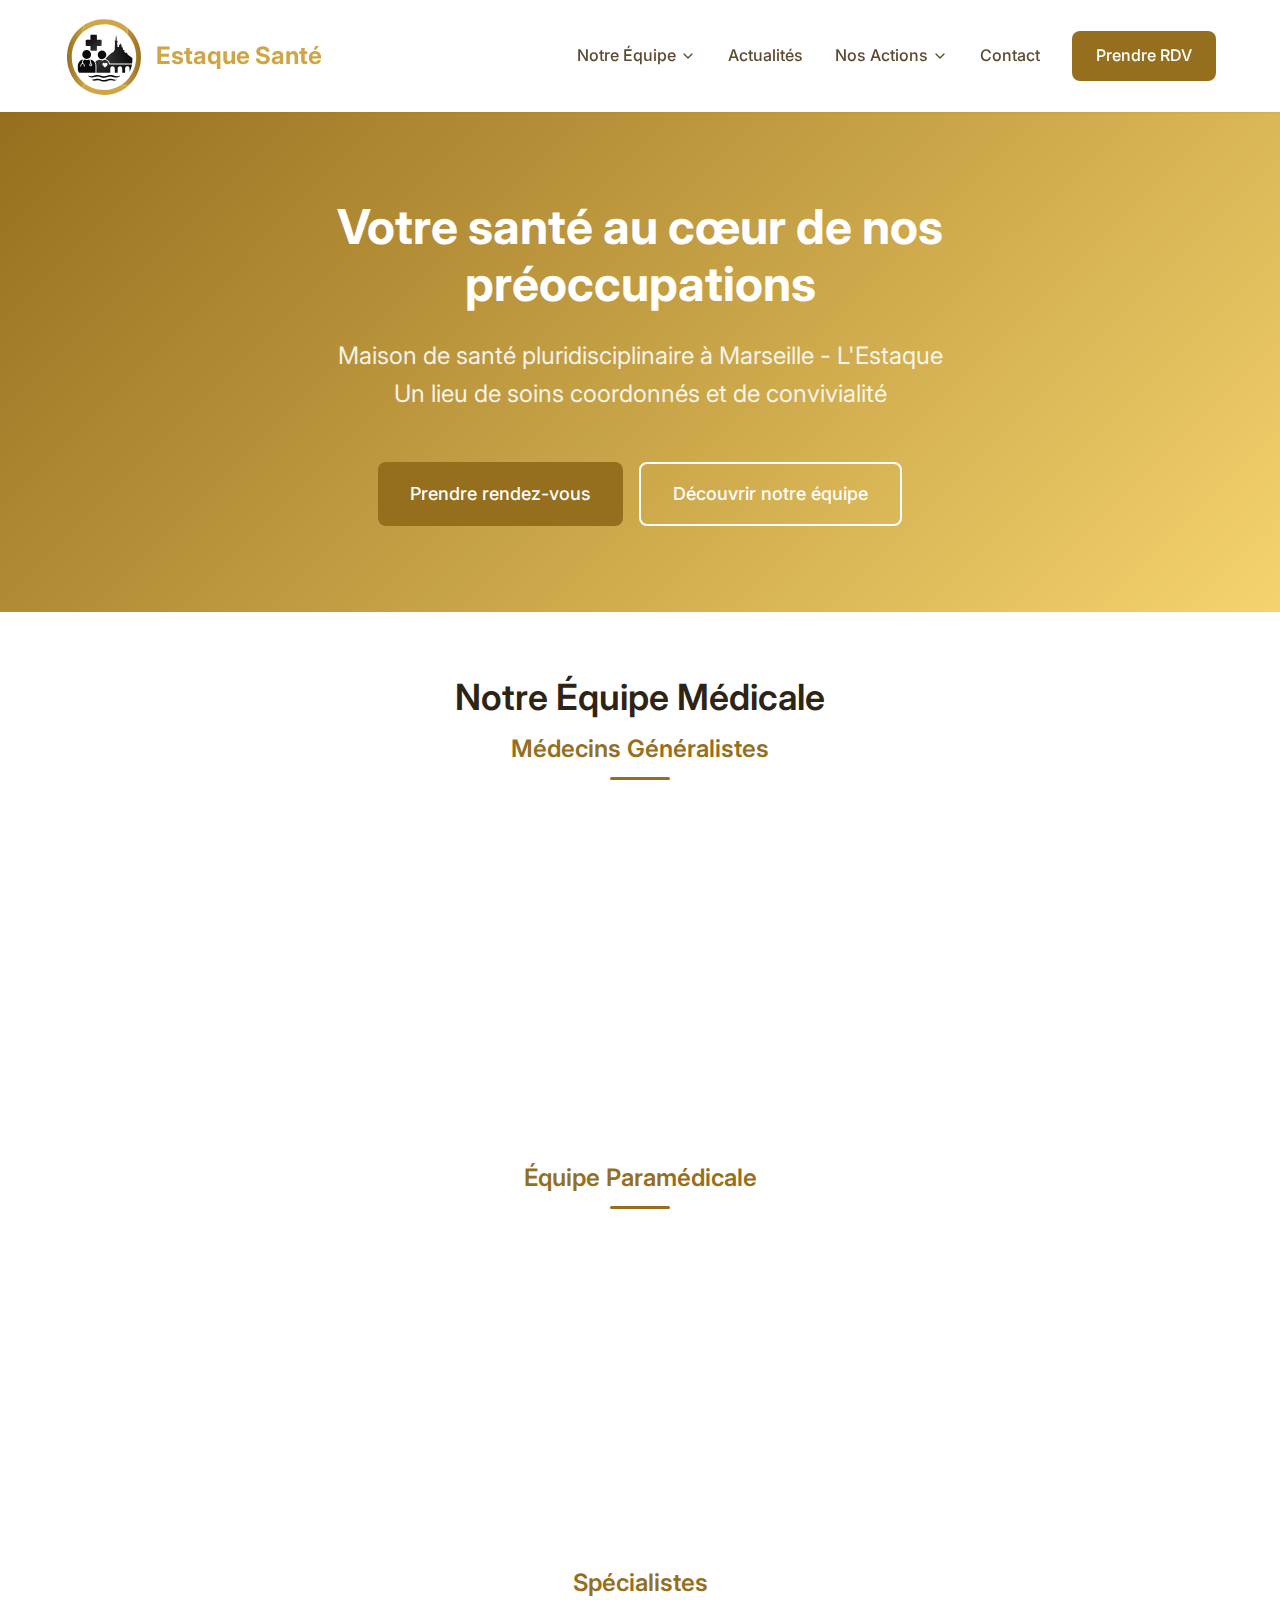
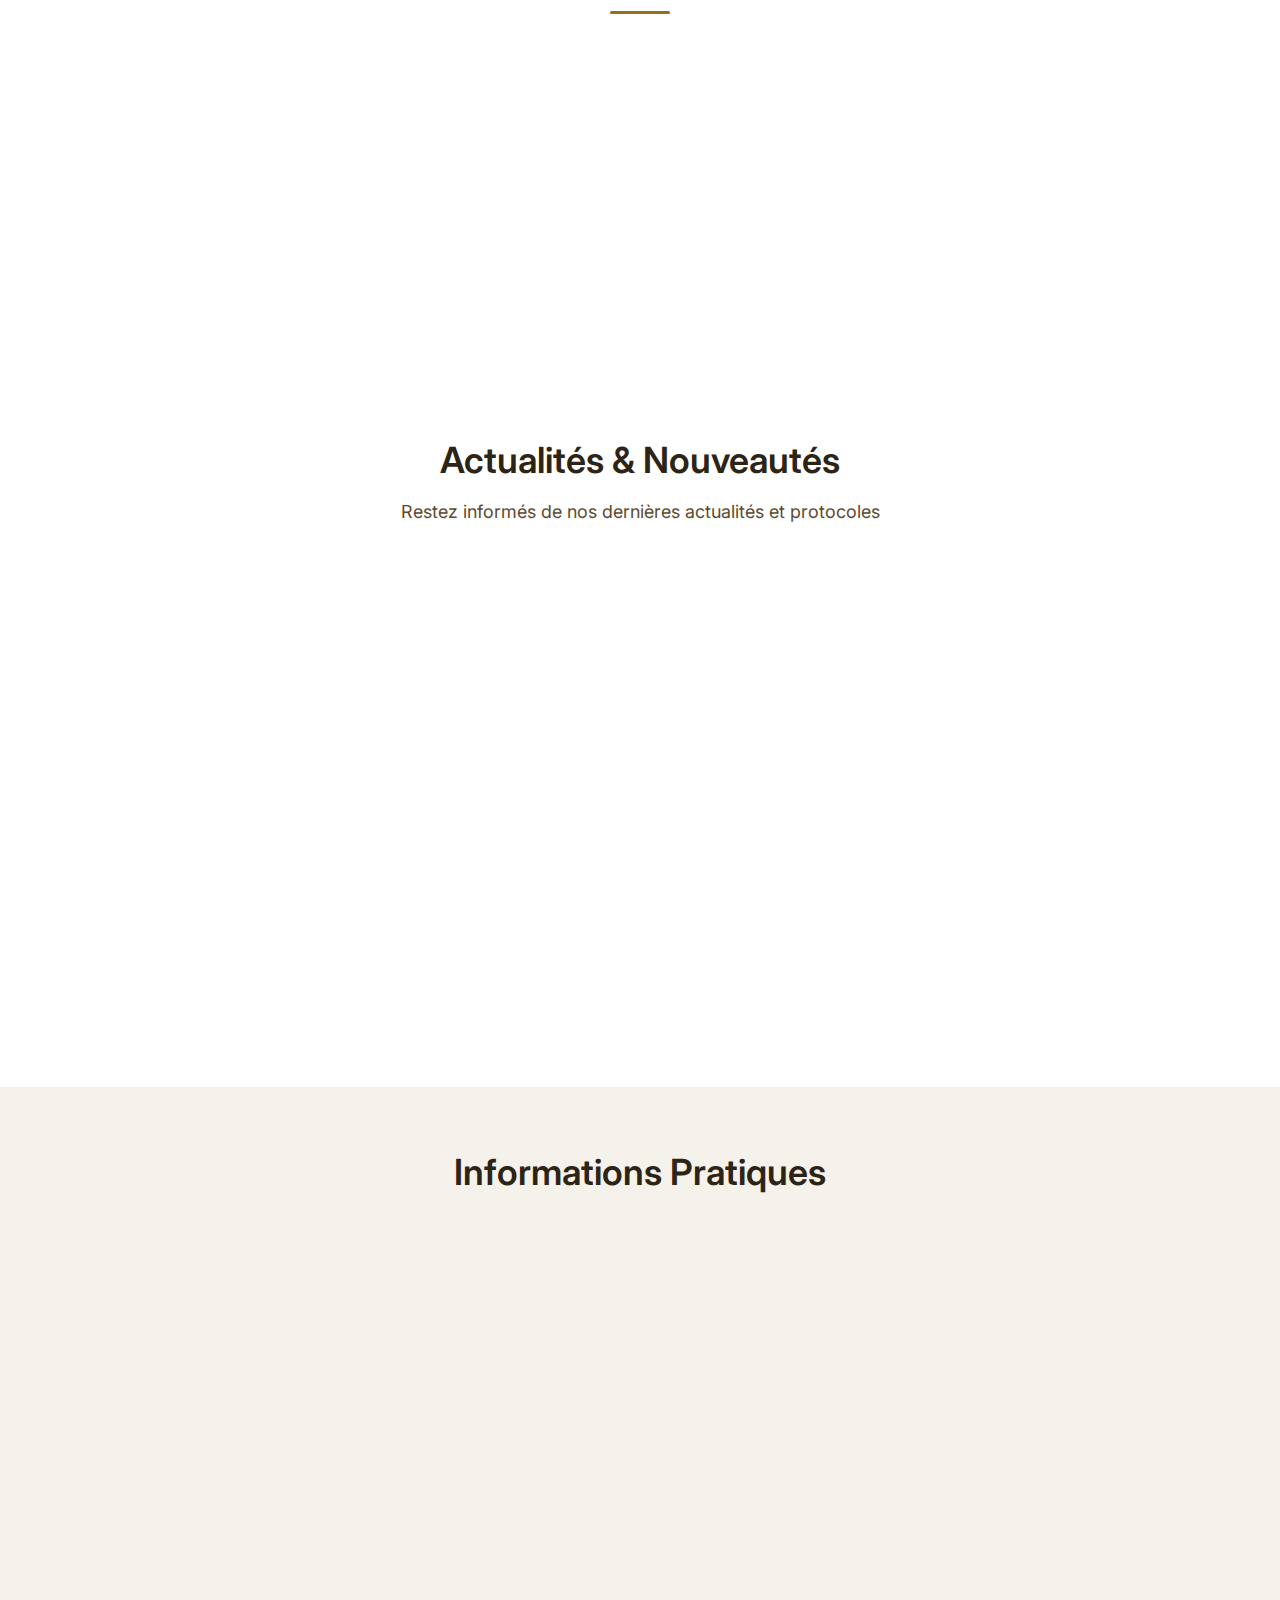
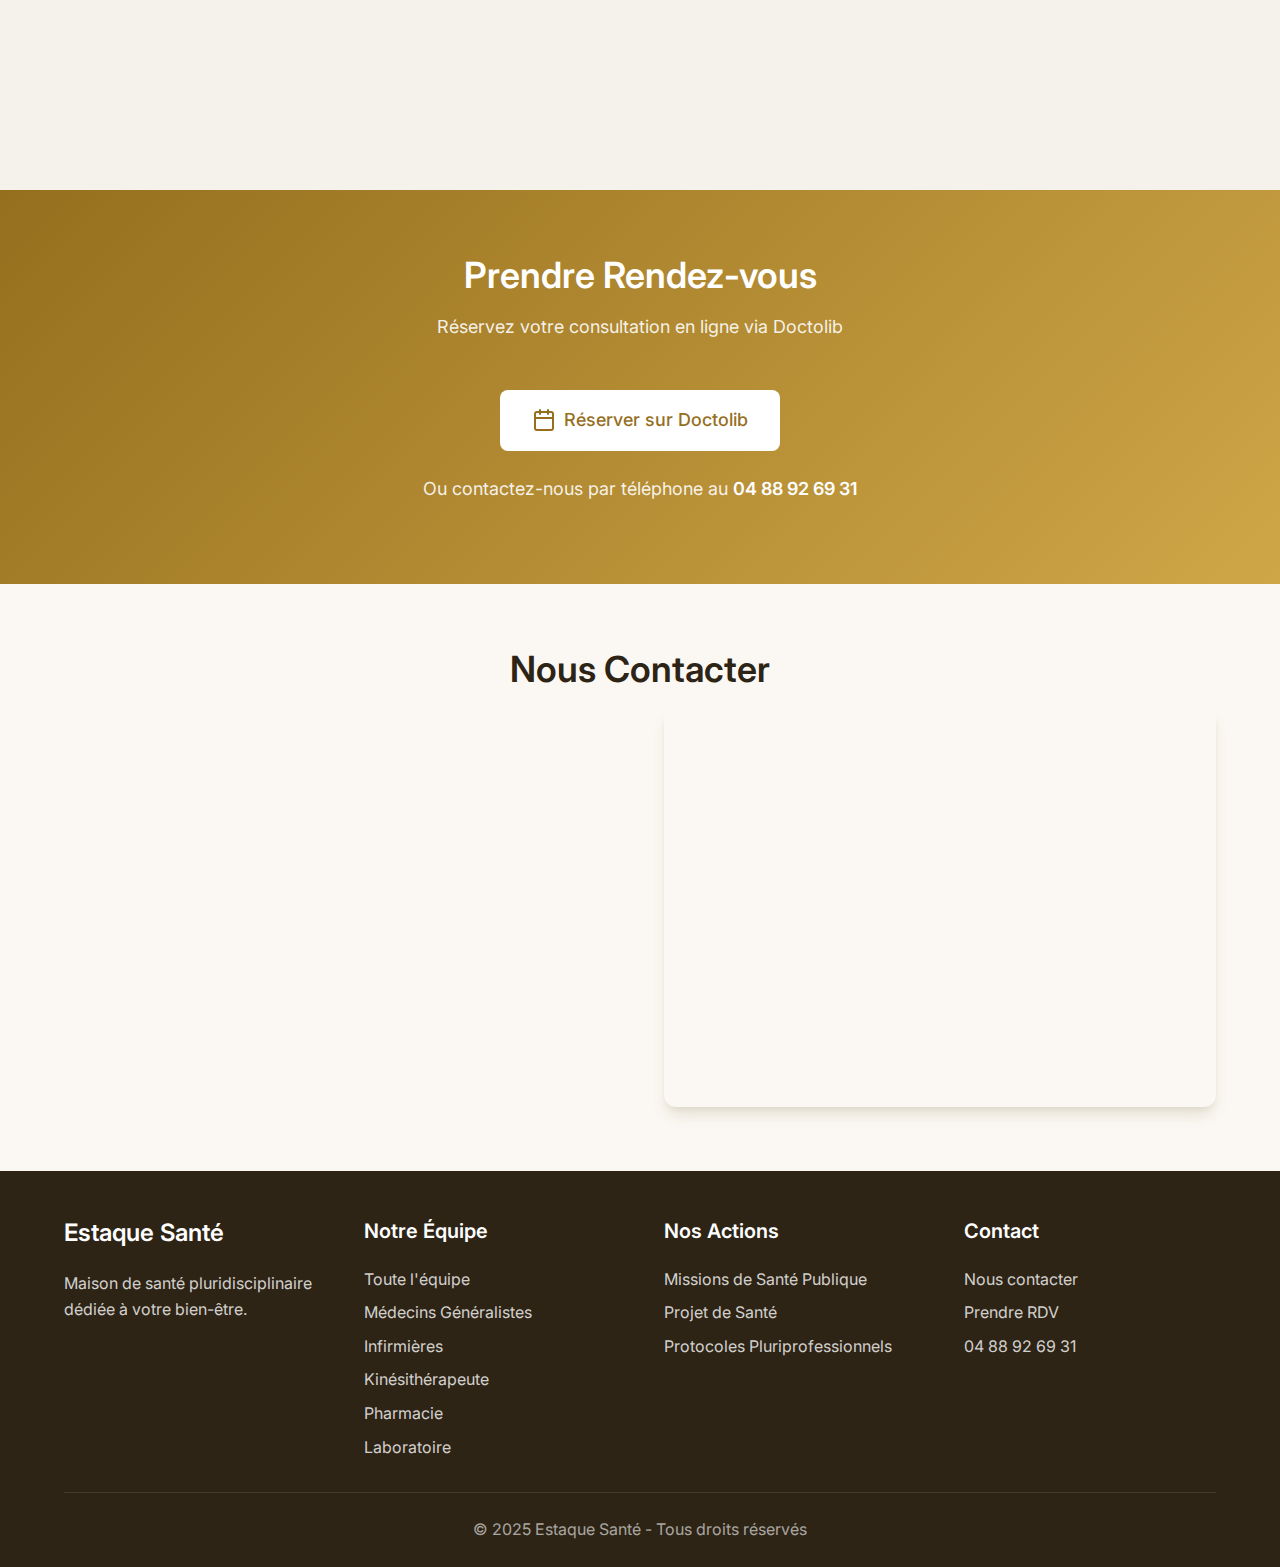
<file: index.html>
<!DOCTYPE html>
<html lang="fr">
<head>
    <meta charset="UTF-8">
    <meta name="viewport" content="width=device-width, initial-scale=1.0">
    <meta name="description" content="Estaque Santé - Maison de santé pluridisciplinaire à Marseille. Médecins généralistes, infirmières, psychologue, kinésithérapeute, pharmacien et biologiste.">
    <title>Estaque Santé - Maison de Santé Pluridisciplinaire à Marseille</title>
    <link rel="icon" type="image/svg+xml" href="images/Design sans titre (3).svg">
    <link rel="stylesheet" href="css/style.css">
    <link rel="stylesheet" href="css/components.css">
    <link rel="preconnect" href="https://fonts.googleapis.com">
    <link rel="preconnect" href="https://fonts.gstatic.com" crossorigin>
    <link href="https://fonts.googleapis.com/css2?family=Inter:wght@300;400;500;600;700&display=swap" rel="stylesheet">
</head>
<body>
    <nav class="navbar">
        <div class="container">
            <div class="nav-brand">
                <a href="index.html"><img src="images/Design sans titre (3).svg" alt="Logo Estaque Santé" class="nav-logo"></a>
                <h1><a href="index.html" style="color: inherit; text-decoration: none;">Estaque Santé</a></h1>
            </div>
            <ul class="nav-menu">
                <li class="nav-item dropdown">
                    <a class="nav-link dropdown-toggle">
                        Notre Équipe
                        <svg xmlns="http://www.w3.org/2000/svg" width="16" height="16" viewBox="0 0 24 24" fill="none" stroke="currentColor" stroke-width="2" stroke-linecap="round" stroke-linejoin="round">
                            <polyline points="6 9 12 15 18 9"></polyline>
                        </svg>
                    </a>
                    <div class="dropdown-menu">
                        <a href="index.html#equipe">Toute l'équipe</a>
                        <a href="medecins-generalistes.html">Médecins Généralistes</a>
                        <a href="infirmieres.html">Infirmières</a>
                        <a href="kinesitherapeute.html">Kinésithérapeute</a>
                        <a href="pharmacie.html">Pharmacie</a>
                        <a href="laboratoire.html">Laboratoire</a>
                    </div>
                </li>
                <li class="nav-item"><a href="index.html#actualites" class="nav-link">Actualités</a></li>
                <li class="nav-item dropdown">
                    <a class="nav-link dropdown-toggle">
                        Nos Actions
                        <svg xmlns="http://www.w3.org/2000/svg" width="16" height="16" viewBox="0 0 24 24" fill="none" stroke="currentColor" stroke-width="2" stroke-linecap="round" stroke-linejoin="round">
                            <polyline points="6 9 12 15 18 9"></polyline>
                        </svg>
                    </a>
                    <div class="dropdown-menu">
                        <a href="missions-sante-publique.html">Missions de Santé Publique</a>
                        <a href="projet-sante.html">Projet de Santé</a>
                        <a href="protocoles.html">Protocoles Pluriprofessionnels</a>
                    </div>
                </li>
                <li class="nav-item"><a href="index.html#contact" class="nav-link">Contact</a></li>
                <li class="nav-item"><a href="https://www.doctolib.fr/maison-de-sante/marseille/maison-de-sante-de-l-estaque-gare" target="_blank" rel="noopener" class="btn-primary">Prendre RDV</a></li>
            </ul>
            <div class="hamburger">
                <span></span>
                <span></span>
                <span></span>
            </div>
        </div>
    </nav>

    <!-- Hero Section -->
    <section id="accueil" class="hero">
        <div class="container">
            <div class="hero-content">
                <h2 class="hero-title">Votre santé au cœur de nos préoccupations</h2>
                <p class="hero-subtitle">Maison de santé pluridisciplinaire à Marseille - L'Estaque<br>Un lieu de soins coordonnés et de convivialité</p>
                <div class="hero-buttons">
                    <a href="#rendez-vous" class="btn-primary btn-large">Prendre rendez-vous</a>
                    <a href="#equipe" class="btn-secondary btn-large">Découvrir notre équipe</a>
                </div>
            </div>
        </div>
    </section>

    <!-- Team Section -->
    <section id="equipe" class="team">
        <div class="container">
            <h2 class="section-title">Notre Équipe Médicale</h2>

            <div class="team-category">
                <h3 class="category-title">Médecins Généralistes</h3>
                <div class="team-grid">
                    <div class="team-card">
                        <div class="team-avatar">
                            <div class="avatar-placeholder">AS</div>
                        </div>
                        <h4>Dr Adrien Salles</h4>
                        <p class="team-role">Médecin Généraliste</p>
                    </div>
                    <div class="team-card">
                        <div class="team-avatar">
                            <div class="avatar-placeholder">AE</div>
                        </div>
                        <h4>Dr Anouar Erradi</h4>
                        <p class="team-role">Médecin Généraliste</p>
                    </div>
                    <div class="team-card">
                        <div class="team-avatar">
                            <div class="avatar-placeholder">MB</div>
                        </div>
                        <h4>Dr Mandy Brecqueville</h4>
                        <p class="team-role">Médecin Généraliste</p>
                    </div>
                    <div class="team-card">
                        <div class="team-avatar">
                            <div class="avatar-placeholder">CS</div>
                        </div>
                        <h4>Dr Clara Soussan</h4>
                        <p class="team-role">Médecin Généraliste</p>
                    </div>
                </div>
            </div>

            <div class="team-category">
                <h3 class="category-title">Équipe Paramédicale</h3>
                <div class="team-grid">
                    <div class="team-card">
                        <div class="team-avatar">
                            <div class="avatar-placeholder">AS</div>
                        </div>
                        <h4>Audrey Selva</h4>
                        <p class="team-role">Infirmière</p>
                    </div>
                    <div class="team-card">
                        <div class="team-avatar">
                            <div class="avatar-placeholder">SC</div>
                        </div>
                        <h4>Sandrine Carretti</h4>
                        <p class="team-role">Infirmière</p>
                    </div>
                    <div class="team-card">
                        <div class="team-avatar">
                            <div class="avatar-placeholder">CB</div>
                        </div>
                        <h4>Chedli Bouslama</h4>
                        <p class="team-role">Kinésithérapeute</p>
                    </div>
                </div>
            </div>

            <div class="team-category">
                <h3 class="category-title">Spécialistes</h3>
                <div class="team-grid">
                    <div class="team-card">
                        <div class="team-avatar">
                            <div class="avatar-placeholder">PG</div>
                        </div>
                        <h4>Dr Pascal Girieud</h4>
                        <p class="team-role">Pharmacien</p>
                    </div>
                    <div class="team-card">
                        <div class="team-avatar">
                            <div class="avatar-placeholder">FL</div>
                        </div>
                        <h4>Dr François Lemaitre</h4>
                        <p class="team-role">Biologiste</p>
                    </div>
                </div>
            </div>
        </div>
    </section>

    <!-- Actualités Section -->
    <section id="actualites" class="news-section">
        <div class="container">
            <h2 class="section-title">Actualités & Nouveautés</h2>
            <p class="section-subtitle">Restez informés de nos dernières actualités et protocoles</p>

            <div class="news-grid">
                <article class="news-card">
                    <div class="news-date">
                        <span class="news-day">15</span>
                        <span class="news-month">DÉC</span>
                        <span class="news-year">2025</span>
                    </div>
                    <div class="news-content">
                        <h3>Campagne de Vaccination Antigrippale</h3>
                        <p>La campagne de vaccination contre la grippe saisonnière est en cours. N'hésitez pas à prendre rendez-vous pour vous protéger et protéger vos proches.</p>
                        <span class="news-category">Prévention</span>
                    </div>
                </article>

                <article class="news-card">
                    <div class="news-date">
                        <span class="news-day">30</span>
                        <span class="news-month">DÉC</span>
                        <span class="news-year">2025</span>
                    </div>
                    <div class="news-content">
                        <h3>Meilleurs Vœux 2026</h3>
                        <p>Toute l'équipe de la Maison de Santé Pluriprofessionnelle d'Estaque Gare vous souhaite une excellente année 2026, pleine de santé et de bonheur !</p>
                        <span class="news-category">Information</span>
                    </div>
                </article>

                <article class="news-card">
                    <div class="news-date">
                        <span class="news-day">01</span>
                        <span class="news-month">DÉC</span>
                        <span class="news-year">2025</span>
                    </div>
                    <div class="news-content">
                        <h3>Horaires des Fêtes de Fin d'Année</h3>
                        <p>Consultez les horaires d'ouverture exceptionnels pendant les périodes de fêtes. Certains praticiens restent disponibles sur rendez-vous.</p>
                        <span class="news-category">Information</span>
                    </div>
                </article>
            </div>
        </div>
    </section>

    <!-- Informations Section -->
    <section id="infos" class="info-section">
        <div class="container">
            <h2 class="section-title">Informations Pratiques</h2>

            <div class="info-grid">
                <div class="info-card">
                    <h3>Horaires d'ouverture</h3>
                    <div class="info-content">
                        <div class="schedule-row">
                            <span>Lundi - Vendredi</span>
                            <span>Dès 8h00</span>
                        </div>
                        <div class="schedule-row">
                            <span>Samedi</span>
                            <span>Sur rendez-vous</span>
                        </div>
                        <div class="schedule-row">
                            <span>Dimanche</span>
                            <span>Fermé</span>
                        </div>
                        <p style="margin-top: 1rem; color: var(--text-secondary); font-size: 0.9rem;">
                            Les horaires peuvent varier selon les professionnels. Consultez Doctolib pour plus de détails.
                        </p>
                    </div>
                </div>

                <div class="info-card">
                    <h3>Prévention & Santé Publique</h3>
                    <ul class="health-tips">
                        <li>Dépistage du cancer : mammographie, coloscopie</li>
                        <li>Vaccination antigrippale et rappels recommandés</li>
                        <li>Activité physique régulière pour votre santé</li>
                        <li>Suivi diabète et hypertension artérielle</li>
                        <li>Hygiène bucco-dentaire : consultez régulièrement</li>
                    </ul>
                </div>

                <div class="info-card">
                    <h3>Préparer votre visite</h3>
                    <ul class="health-tips">
                        <li>Carte Vitale et attestation de mutuelle</li>
                        <li>Ordonnances et traitements en cours</li>
                        <li>Résultats d'examens et analyses récents</li>
                        <li>Carnet de vaccination si disponible</li>
                        <li>Liste de vos allergies et antécédents</li>
                    </ul>
                </div>
            </div>
        </div>
    </section>

    <!-- Rendez-vous Section -->
    <section id="rendez-vous" class="appointment">
        <div class="container">
            <div class="appointment-content">
                <h2 class="section-title">Prendre Rendez-vous</h2>
                <p class="section-subtitle">Réservez votre consultation en ligne via Doctolib</p>
                <a href="https://www.doctolib.fr" target="_blank" rel="noopener noreferrer" class="btn-primary btn-large doctolib-btn">
                    <svg xmlns="http://www.w3.org/2000/svg" width="24" height="24" viewBox="0 0 24 24" fill="none" stroke="currentColor" stroke-width="2" stroke-linecap="round" stroke-linejoin="round">
                        <rect width="18" height="18" x="3" y="4" rx="2" ry="2"/>
                        <line x1="16" x2="16" y1="2" y2="6"/>
                        <line x1="8" x2="8" y1="2" y2="6"/>
                        <line x1="3" x2="21" y1="10" y2="10"/>
                    </svg>
                    Réserver sur Doctolib
                </a>
                <p class="appointment-note">Ou contactez-nous par téléphone au <strong>04 88 92 69 31</strong></p>
            </div>
        </div>
    </section>

    <!-- Contact Section -->
    <section id="contact" class="contact">
        <div class="container">
            <h2 class="section-title">Nous Contacter</h2>

            <div class="contact-grid">
                <div class="contact-info">
                    <div class="contact-item">
                        <svg xmlns="http://www.w3.org/2000/svg" width="24" height="24" viewBox="0 0 24 24" fill="none" stroke="currentColor" stroke-width="2" stroke-linecap="round" stroke-linejoin="round">
                            <path d="M20 10c0 6-8 12-8 12s-8-6-8-12a8 8 0 0 1 16 0Z"/>
                            <circle cx="12" cy="10" r="3"/>
                        </svg>
                        <div>
                            <h4>Adresse</h4>
                            <p>2 Avenue de la Gare<br>13016 Marseille</p>
                        </div>
                    </div>

                    <div class="contact-item">
                        <svg xmlns="http://www.w3.org/2000/svg" width="24" height="24" viewBox="0 0 24 24" fill="none" stroke="currentColor" stroke-width="2" stroke-linecap="round" stroke-linejoin="round">
                            <path d="M22 16.92v3a2 2 0 0 1-2.18 2 19.79 19.79 0 0 1-8.63-3.07 19.5 19.5 0 0 1-6-6 19.79 19.79 0 0 1-3.07-8.67A2 2 0 0 1 4.11 2h3a2 2 0 0 1 2 1.72 12.84 12.84 0 0 0 .7 2.81 2 2 0 0 1-.45 2.11L8.09 9.91a16 16 0 0 0 6 6l1.27-1.27a2 2 0 0 1 2.11-.45 12.84 12.84 0 0 0 2.81.7A2 2 0 0 1 22 16.92z"/>
                        </svg>
                        <div>
                            <h4>Téléphone</h4>
                            <p><a href="tel:0488926931">04 88 92 69 31</a></p>
                        </div>
                    </div>

                </div>

                <div class="map-container">
                    <iframe
                        src="https://www.google.com/maps/embed?pb=!1m18!1m12!1m3!1d2888.9848774997766!2d5.308941676587456!3d43.36090997112836!2m3!1f0!2f0!3f0!3m2!1i1024!2i768!4f13.1!3m3!1m2!1s0x12c9b7f9c8b8c8b9%3A0x7f8f8f8f8f8f8f8f!2s2%20Avenue%20de%20la%20Gare%2C%2013016%20Marseille!5e0!3m2!1sfr!2sfr!4v1234567890123!5m2!1sfr!2sfr"
                        width="100%"
                        height="400"
                        style="border:0;"
                        allowfullscreen=""
                        loading="lazy"
                        referrerpolicy="no-referrer-when-downgrade">
                    </iframe>
                </div>
            </div>
        </div>
    </section>

    <!-- Footer -->
    <footer class="footer">
        <div class="container">
            <div class="footer-content">
                <div class="footer-section">
                    <h3>Estaque Santé</h3>
                    <p>Maison de santé pluridisciplinaire dédiée à votre bien-être.</p>
                </div>
                <div class="footer-section">
                    <h4>Notre Équipe</h4>
                    <ul>
                        <li><a href="#equipe">Toute l'équipe</a></li>
                        <li><a href="medecins-generalistes.html">Médecins Généralistes</a></li>
                        <li><a href="infirmieres.html">Infirmières</a></li>
                        <li><a href="kinesitherapeute.html">Kinésithérapeute</a></li>
                        <li><a href="pharmacie.html">Pharmacie</a></li>
                        <li><a href="laboratoire.html">Laboratoire</a></li>
                    </ul>
                </div>
                <div class="footer-section">
                    <h4>Nos Actions</h4>
                    <ul>
                        <li><a href="missions-sante-publique.html">Missions de Santé Publique</a></li>
                        <li><a href="projet-sante.html">Projet de Santé</a></li>
                        <li><a href="protocoles.html">Protocoles Pluriprofessionnels</a></li>
                    </ul>
                </div>
                <div class="footer-section">
                    <h4>Contact</h4>
                    <ul>
                        <li><a href="#contact">Nous contacter</a></li>
                        <li><a href="#rendez-vous">Prendre RDV</a></li>
                        <li><a href="tel:0488926931">04 88 92 69 31</a></li>
                    </ul>
                </div>
            </div>
            <div class="footer-bottom">
                <p>&copy; 2025 Estaque Santé - Tous droits réservés</p>
            </div>
        </div>
    </footer>

    <script src="js/script.js"></script>
</body>
</html>
</file>
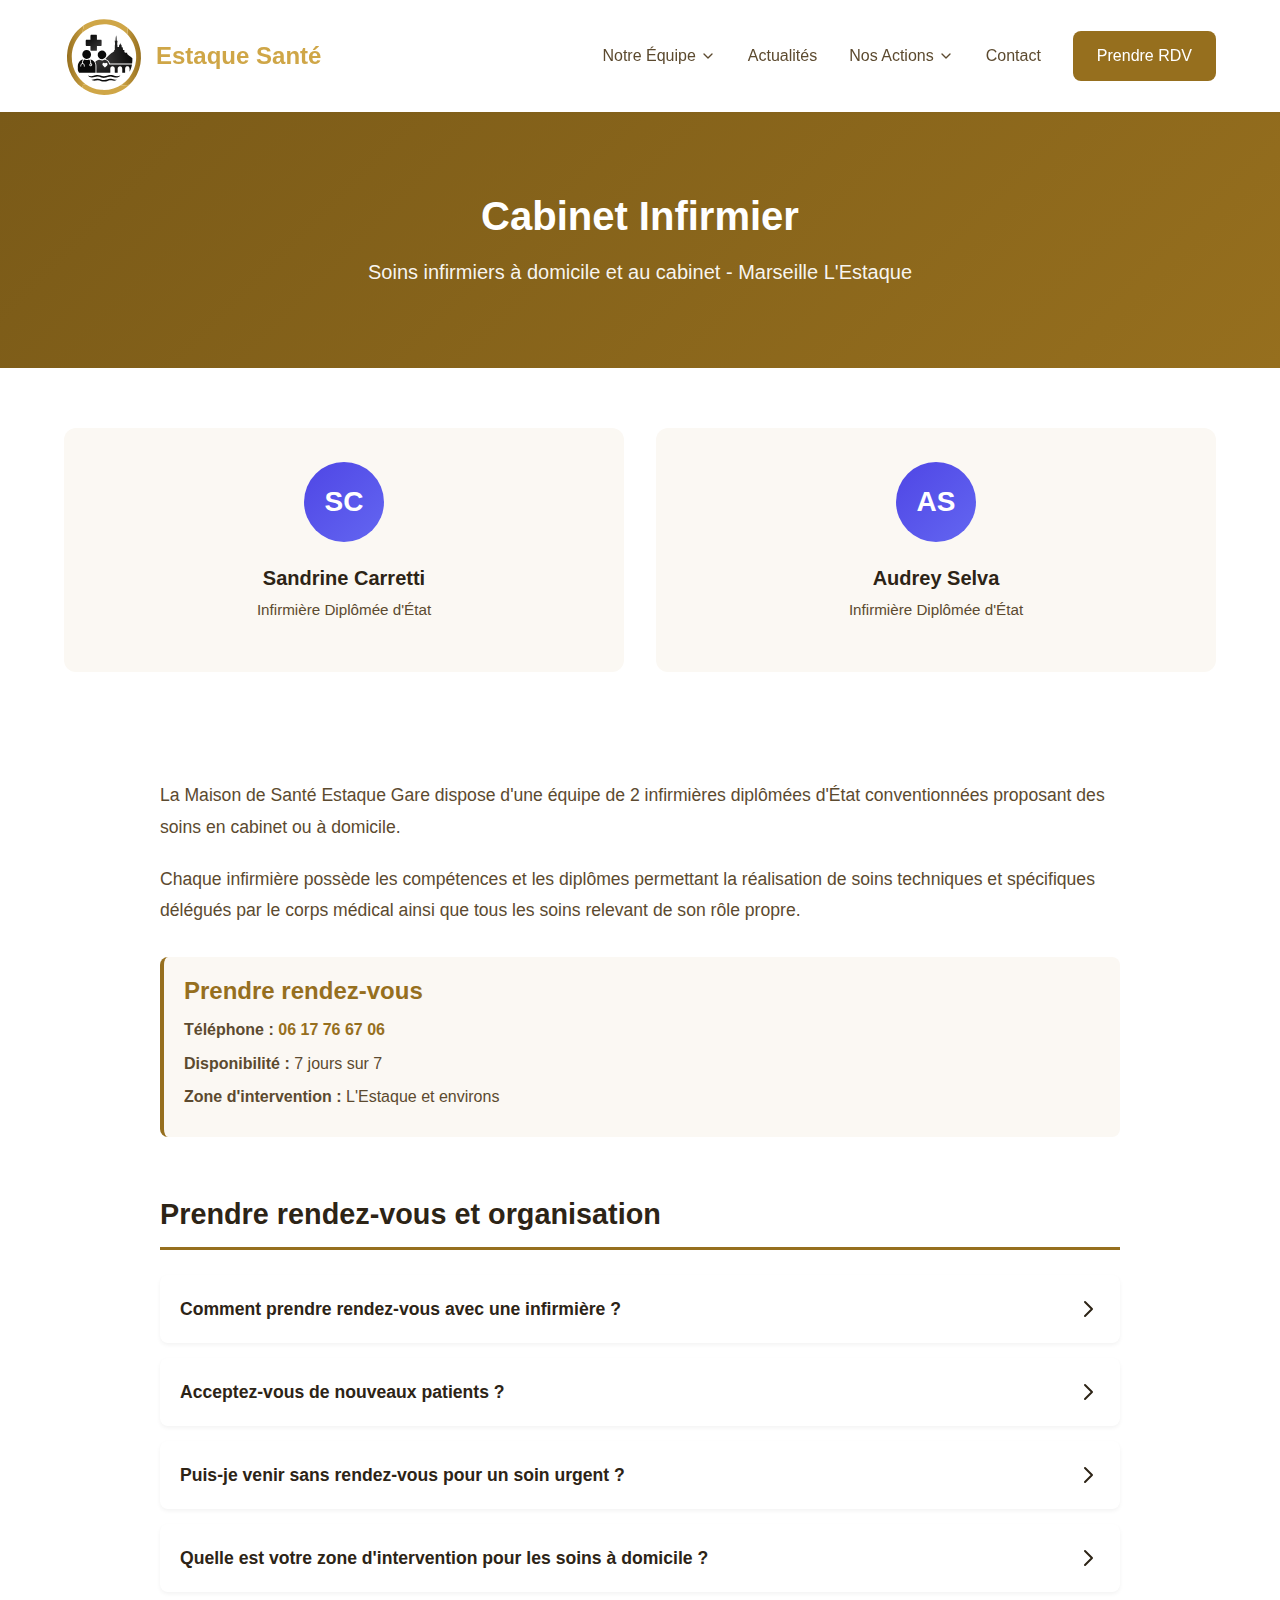
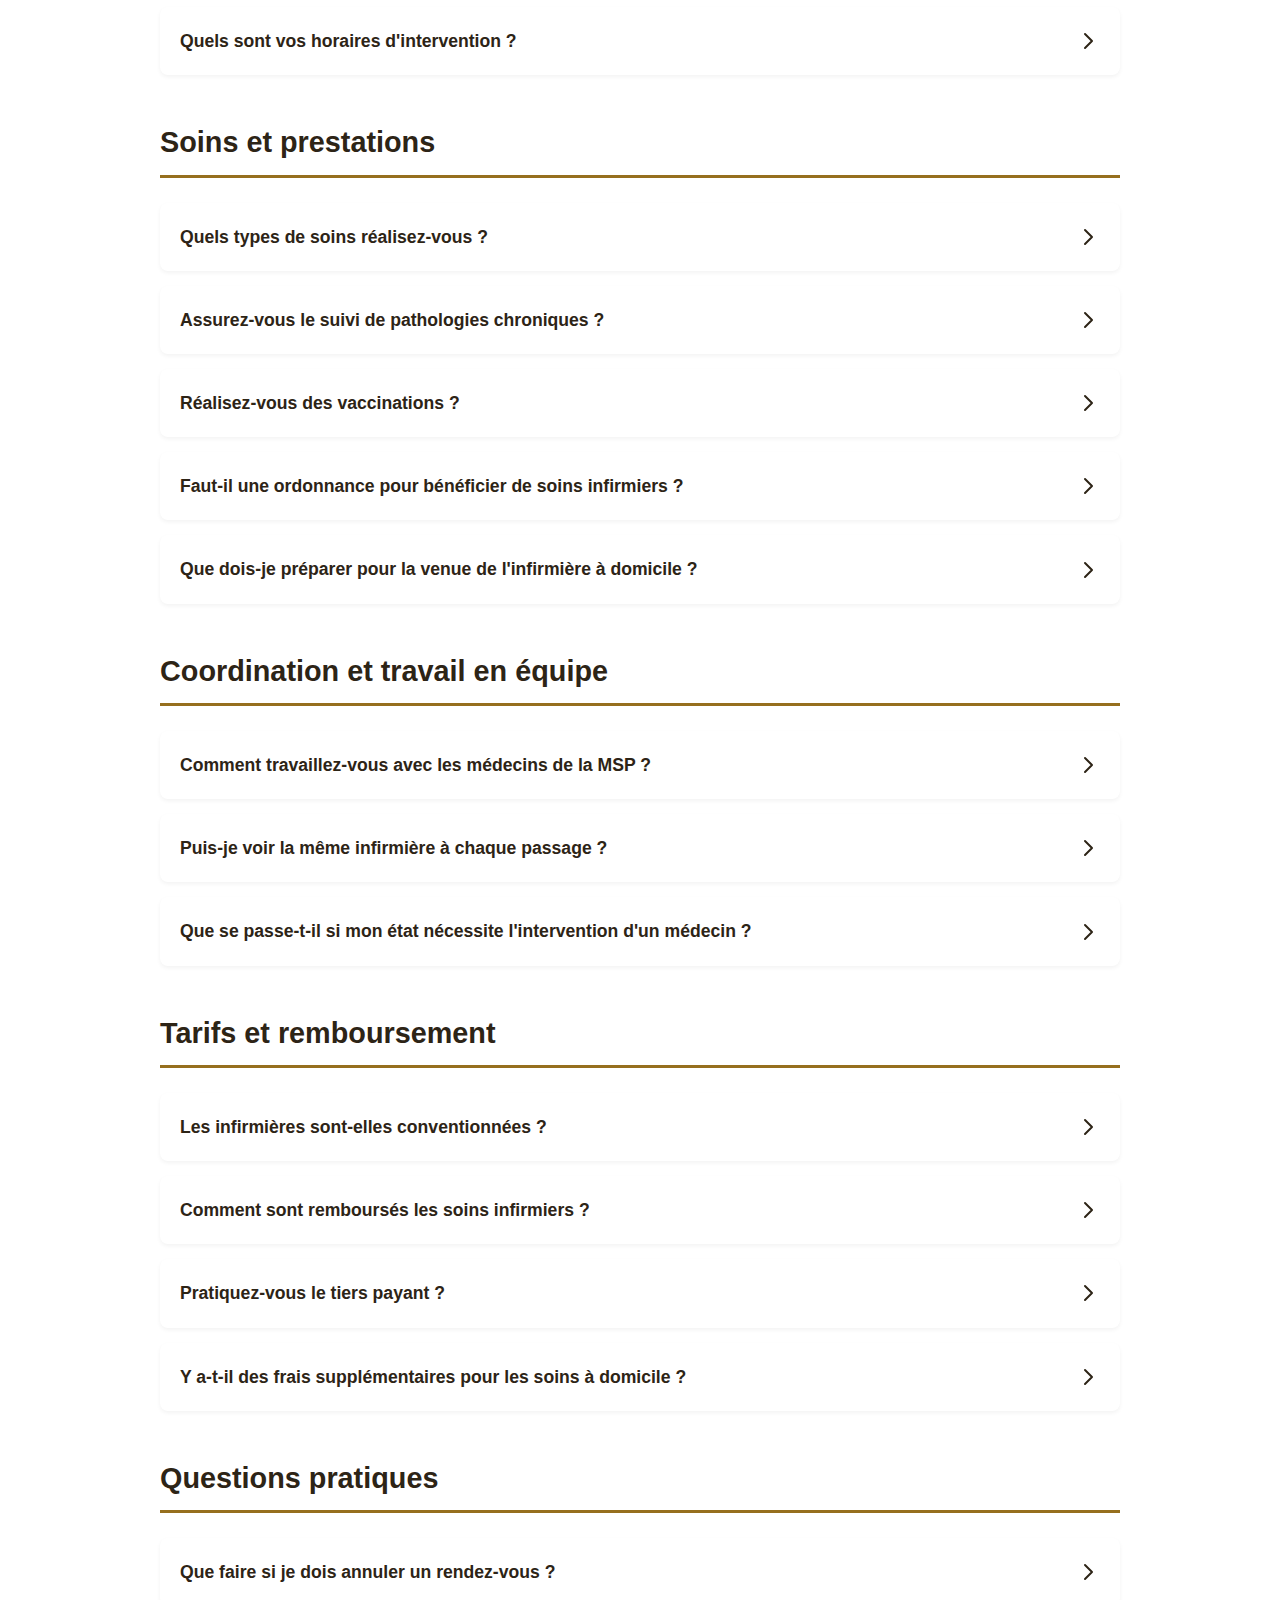
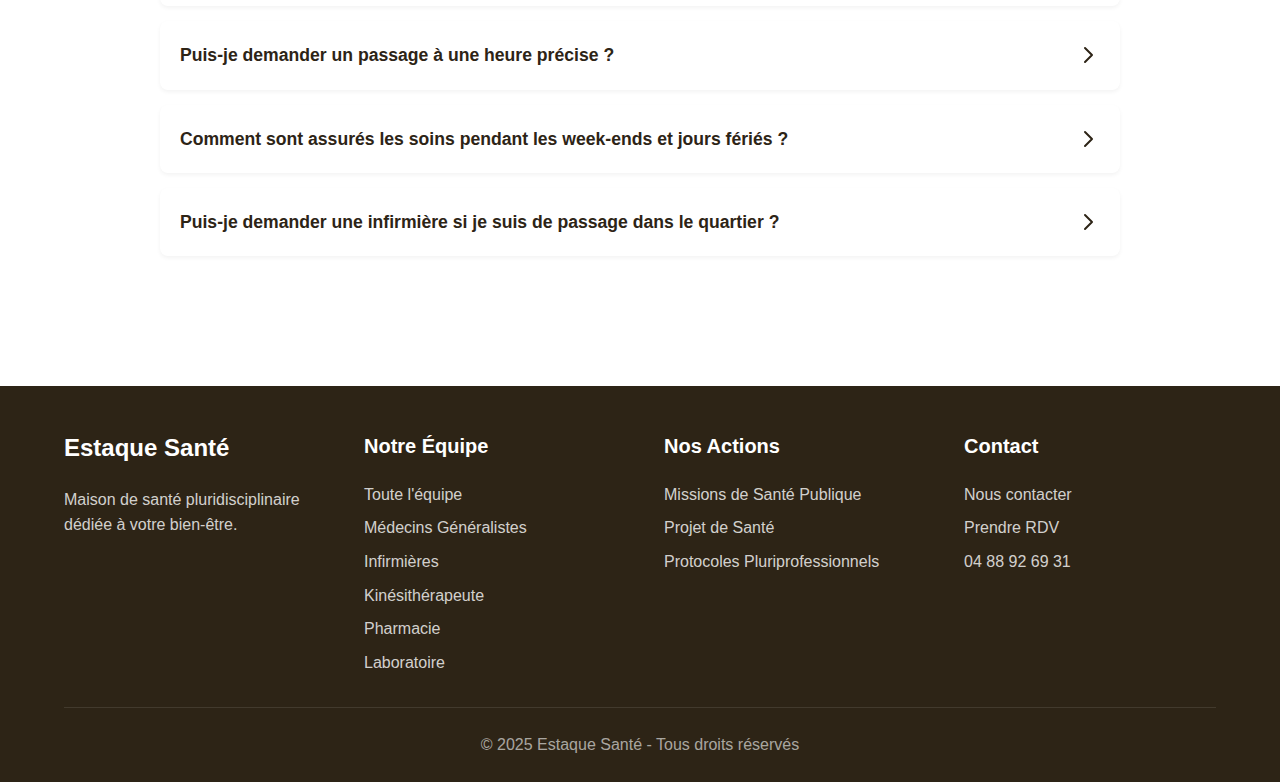
<file: infirmieres.html>
<!DOCTYPE html>
<html lang="fr">
<head>
    <meta charset="UTF-8">
    <meta name="viewport" content="width=device-width, initial-scale=1.0">
    <meta name="description" content="Cabinet infirmier à Marseille L'Estaque - Soins à domicile et au cabinet. Sandrine Carretti et Audrey Selva, IDEL conventionnées. Pansements, injections, prélèvements sanguins, suivi diabète.">
    <title>Cabinet Infirmier - MSP Estaque Gare | Soins à Domicile Marseille</title>
    <link rel="icon" type="image/svg+xml" href="images/Design sans titre (3).svg">
    <link rel="stylesheet" href="css/style.css">
    <link rel="stylesheet" href="css/components.css">
</head>
<body>
    <nav class="navbar">
        <div class="container">
            <div class="nav-brand">
                <a href="index.html"><img src="images/Design sans titre (3).svg" alt="Logo Estaque Santé" class="nav-logo"></a>
                <h1><a href="index.html" style="color: inherit; text-decoration: none;">Estaque Santé</a></h1>
            </div>
            <ul class="nav-menu">
                <li class="nav-item dropdown">
                    <a class="nav-link dropdown-toggle">
                        Notre Équipe
                        <svg xmlns="http://www.w3.org/2000/svg" width="16" height="16" viewBox="0 0 24 24" fill="none" stroke="currentColor" stroke-width="2" stroke-linecap="round" stroke-linejoin="round">
                            <polyline points="6 9 12 15 18 9"></polyline>
                        </svg>
                    </a>
                    <div class="dropdown-menu">
                        <a href="index.html#equipe">Toute l'équipe</a>
                        <a href="medecins-generalistes.html">Médecins Généralistes</a>
                        <a href="infirmieres.html">Infirmières</a>
                        <a href="kinesitherapeute.html">Kinésithérapeute</a>
                        <a href="pharmacie.html">Pharmacie</a>
                        <a href="laboratoire.html">Laboratoire</a>
                    </div>
                </li>
                <li class="nav-item"><a href="index.html#actualites" class="nav-link">Actualités</a></li>
                <li class="nav-item dropdown">
                    <a class="nav-link dropdown-toggle">
                        Nos Actions
                        <svg xmlns="http://www.w3.org/2000/svg" width="16" height="16" viewBox="0 0 24 24" fill="none" stroke="currentColor" stroke-width="2" stroke-linecap="round" stroke-linejoin="round">
                            <polyline points="6 9 12 15 18 9"></polyline>
                        </svg>
                    </a>
                    <div class="dropdown-menu">
                        <a href="missions-sante-publique.html">Missions de Santé Publique</a>
                        <a href="projet-sante.html">Projet de Santé</a>
                        <a href="protocoles.html">Protocoles Pluriprofessionnels</a>
                    </div>
                </li>
                <li class="nav-item"><a href="index.html#contact" class="nav-link">Contact</a></li>
                <li class="nav-item"><a href="https://www.doctolib.fr/maison-de-sante/marseille/maison-de-sante-de-l-estaque-gare" target="_blank" rel="noopener" class="btn-primary">Prendre RDV</a></li>
            </ul>
            <div class="hamburger">
                <span></span>
                <span></span>
                <span></span>
            </div>
        </div>
    </nav>

    <section class="hero-specialite infirmieres">
        <h1>Cabinet Infirmier</h1>
        <p>Soins infirmiers à domicile et au cabinet - Marseille L'Estaque</p>
    </section>

    <section class="team-specialite container">
        <div class="container">
            <div class="team-grid">
                <div class="team-card">
                    <div class="team-avatar">
                        <div class="avatar-placeholder">SC</div>
                    </div>
                    <h4>Sandrine Carretti</h4>
                    <p class="team-role">Infirmière Diplômée d'État</p>
                </div>
                <div class="team-card">
                    <div class="team-avatar">
                        <div class="avatar-placeholder">AS</div>
                    </div>
                    <h4>Audrey Selva</h4>
                    <p class="team-role">Infirmière Diplômée d'État</p>
                </div>
            </div>
        </div>
    </section>

    <section class="intro-section">
        <p>La Maison de Santé Estaque Gare dispose d'une équipe de 2 infirmières diplômées d'État conventionnées proposant des soins en cabinet ou à domicile.</p>

        <p>Chaque infirmière possède les compétences et les diplômes permettant la réalisation de soins techniques et spécifiques délégués par le corps médical ainsi que tous les soins relevant de son rôle propre.</p>

        <div class="contact-box">
            <h3>Prendre rendez-vous</h3>
            <p><strong>Téléphone :</strong> <a href="tel:0617766706">06 17 76 67 06</a></p>
            <p><strong>Disponibilité :</strong> 7 jours sur 7</p>
            <p><strong>Zone d'intervention :</strong> L'Estaque et environs</p>
        </div>
    </section>

    <div class="faq-container">
        <div class="faq-section">
            <h2 class="faq-section-title">Prendre rendez-vous et organisation</h2>

            <div class="faq-item collapsed">
                <div class="faq-question">
                    Comment prendre rendez-vous avec une infirmière ?
                    <svg class="faq-icon" fill="none" stroke="currentColor" viewBox="0 0 24 24">
                        <path stroke-linecap="round" stroke-linejoin="round" stroke-width="2" d="M19 9l-7 7-7-7"></path>
                    </svg>
                </div>
                <div class="faq-answer">
                    <p>Pour prendre rendez-vous avec notre cabinet infirmier, contactez-nous directement par téléphone au <strong><a href="tel:0617766706">06 17 76 67 06</a></strong>.</p>
                    <p>Nous sommes disponibles <strong>7 jours sur 7</strong> pour organiser vos soins en fonction de vos besoins et de nos disponibilités.</p>
                    <p><strong>À prévoir lors de votre appel :</strong></p>
                    <ul>
                        <li>Votre nom et coordonnées</li>
                        <li>La nature des soins prescrits</li>
                        <li>L'ordonnance de votre médecin (si applicable)</li>
                        <li>Vos disponibilités horaires</li>
                        <li>Soins au cabinet ou à domicile</li>
                    </ul>
                </div>
            </div>

            <div class="faq-item collapsed">
                <div class="faq-question">
                    Acceptez-vous de nouveaux patients ?
                    <svg class="faq-icon" fill="none" stroke="currentColor" viewBox="0 0 24 24">
                        <path stroke-linecap="round" stroke-linejoin="round" stroke-width="2" d="M19 9l-7 7-7-7"></path>
                    </svg>
                </div>
                <div class="faq-answer">
                    <p>Oui, le cabinet infirmier de la MSP Estaque Gare accepte de nouveaux patients pour des soins à domicile ou au cabinet.</p>
                    <p>N'hésitez pas à nous contacter pour vérifier nos disponibilités selon la fréquence et la nature des soins dont vous avez besoin.</p>
                </div>
            </div>

            <div class="faq-item collapsed">
                <div class="faq-question">
                    Puis-je venir sans rendez-vous pour un soin urgent ?
                    <svg class="faq-icon" fill="none" stroke="currentColor" viewBox="0 0 24 24">
                        <path stroke-linecap="round" stroke-linejoin="round" stroke-width="2" d="M19 9l-7 7-7-7"></path>
                    </svg>
                </div>
                <div class="faq-answer">
                    <p>En cas de besoin urgent de soins infirmiers, nous vous recommandons de téléphoner au cabinet au <strong>06 17 76 67 06</strong> pour évaluer la situation et organiser une prise en charge rapide.</p>
                    <p>Selon la nature de l'urgence et nos disponibilités, nous ferons notre possible pour vous recevoir rapidement au cabinet ou intervenir à domicile.</p>
                </div>
            </div>

            <div class="faq-item collapsed">
                <div class="faq-question">
                    Quelle est votre zone d'intervention pour les soins à domicile ?
                    <svg class="faq-icon" fill="none" stroke="currentColor" viewBox="0 0 24 24">
                        <path stroke-linecap="round" stroke-linejoin="round" stroke-width="2" d="M19 9l-7 7-7-7"></path>
                    </svg>
                </div>
                <div class="faq-answer">
                    <p>Nous intervenons principalement sur le secteur de <strong>L'Estaque et ses environs</strong> à Marseille.</p>
                    <p>Pour toute demande en dehors de cette zone, contactez-nous pour vérifier si nous pouvons assurer vos soins à domicile en fonction de notre tournée quotidienne.</p>
                </div>
            </div>

            <div class="faq-item collapsed">
                <div class="faq-question">
                    Quels sont vos horaires d'intervention ?
                    <svg class="faq-icon" fill="none" stroke="currentColor" viewBox="0 0 24 24">
                        <path stroke-linecap="round" stroke-linejoin="round" stroke-width="2" d="M19 9l-7 7-7-7"></path>
                    </svg>
                </div>
                <div class="faq-answer">
                    <p>Nos infirmières interviennent <strong>7 jours sur 7</strong>, avec des horaires adaptés aux besoins en soins.</p>
                    <p>Les passages à domicile sont organisés en tournée quotidienne, généralement le matin et en fin de journée pour les soins nécessitant plusieurs passages.</p>
                    <p>Les horaires précis sont convenus avec chaque patient en fonction de la prescription médicale et des contraintes organisationnelles.</p>
                </div>
            </div>
        </div>

        <div class="faq-section">
            <h2 class="faq-section-title">Soins et prestations</h2>

            <div class="faq-item collapsed">
                <div class="faq-question">
                    Quels types de soins réalisez-vous ?
                    <svg class="faq-icon" fill="none" stroke="currentColor" viewBox="0 0 24 24">
                        <path stroke-linecap="round" stroke-linejoin="round" stroke-width="2" d="M19 9l-7 7-7-7"></path>
                    </svg>
                </div>
                <div class="faq-answer">
                    <p>Notre cabinet infirmier réalise l'ensemble des soins infirmiers sur prescription médicale ou relevant du rôle propre infirmier :</p>

                    <p><strong>Soins techniques courants :</strong></p>
                    <ul>
                        <li><strong>Pansements</strong> : simples et complexes, post-opératoires, plaies chroniques, escarres, ulcères</li>
                        <li><strong>Injections</strong> : sous-cutanées, intramusculaires, intraveineuses</li>
                        <li><strong>Perfusions</strong> : administration de traitements intraveineux</li>
                        <li><strong>Surveillances</strong> : prise de tension artérielle, glycémie capillaire, surveillance clinique</li>
                    </ul>
                    <p><strong>Important :</strong> Pour les prélèvements sanguins, nous vous orientons vers le <a href="laboratoire.html">laboratoire de la MSP</a> qui dispose de l'équipement et des protocoles adaptés.</p>

                    <p><strong>Soins spécifiques :</strong></p>
                    <ul>
                        <li>Administration et surveillance de traitements</li>
                        <li>Pose et surveillance de cathéters, sondes</li>
                        <li>Soins post-opératoires et ablation de fils, agrafes</li>
                        <li>Soins d'hygiène et de confort</li>
                        <li>Éducation thérapeutique du patient</li>
                    </ul>
                </div>
            </div>

            <div class="faq-item collapsed">
                <div class="faq-question">
                    Assurez-vous le suivi de pathologies chroniques ?
                    <svg class="faq-icon" fill="none" stroke="currentColor" viewBox="0 0 24 24">
                        <path stroke-linecap="round" stroke-linejoin="round" stroke-width="2" d="M19 9l-7 7-7-7"></path>
                    </svg>
                </div>
                <div class="faq-answer">
                    <p>Oui, nos infirmières assurent le suivi et l'accompagnement de patients atteints de pathologies chroniques, en coordination avec les médecins de la MSP.</p>

                    <p><strong>Nous intervenons notamment dans :</strong></p>
                    <ul>
                        <li><strong>Suivi du diabète</strong> : surveillance glycémique, injections d'insuline, éducation à l'auto-surveillance, prévention des complications</li>
                        <li><strong>Insuffisance cardiaque</strong> : surveillance clinique, pesée, tension artérielle, adaptation thérapeutique selon protocole</li>
                        <li><strong>Plaies chroniques</strong> : pansements réguliers, évaluation de la cicatrisation, prévention des complications</li>
                    </ul>

                    <p>Ces suivis s'inscrivent dans des protocoles de soins coordonnés au sein de la MSP, garantissant une prise en charge globale et cohérente.</p>
                </div>
            </div>

            <div class="faq-item collapsed">
                <div class="faq-question">
                    Réalisez-vous des vaccinations ?
                    <svg class="faq-icon" fill="none" stroke="currentColor" viewBox="0 0 24 24">
                        <path stroke-linecap="round" stroke-linejoin="round" stroke-width="2" d="M19 9l-7 7-7-7"></path>
                    </svg>
                </div>
                <div class="faq-answer">
                    <p>Oui, les infirmières peuvent réaliser certaines vaccinations sur prescription médicale.</p>
                    <p>Pour les vaccinations courantes (grippe, COVID-19, etc.), nous vous orientons également vers la pharmacie de la MSP qui propose un service de vaccination sans rendez-vous.</p>
                    <p>N'hésitez pas à nous contacter pour connaître les modalités selon le type de vaccination dont vous avez besoin.</p>
                </div>
            </div>

            <div class="faq-item collapsed">
                <div class="faq-question">
                    Faut-il une ordonnance pour bénéficier de soins infirmiers ?
                    <svg class="faq-icon" fill="none" stroke="currentColor" viewBox="0 0 24 24">
                        <path stroke-linecap="round" stroke-linejoin="round" stroke-width="2" d="M19 9l-7 7-7-7"></path>
                    </svg>
                </div>
                <div class="faq-answer">
                    <p>Pour la plupart des soins techniques et leur remboursement par l'Assurance Maladie, <strong>une ordonnance médicale est nécessaire</strong>.</p>

                    <p><strong>Soins nécessitant une prescription :</strong></p>
                    <ul>
                        <li>Pansements</li>
                        <li>Injections (sauf vaccination selon les cas)</li>
                        <li>Perfusions</li>
                        <li>Pose et surveillance de dispositifs médicaux</li>
                    </ul>

                    <p><strong>Soins relevant du rôle propre infirmier</strong> (ne nécessitant pas obligatoirement de prescription) :</p>
                    <ul>
                        <li>Certaines surveillances (tension, température, glycémie)</li>
                        <li>Conseils et éducation thérapeutique</li>
                        <li>Soins d'hygiène dans certaines situations</li>
                    </ul>

                    <p>En cas de doute, contactez-nous pour vérifier si votre situation nécessite une prescription médicale préalable.</p>
                </div>
            </div>

            <div class="faq-item collapsed">
                <div class="faq-question">
                    Que dois-je préparer pour la venue de l'infirmière à domicile ?
                    <svg class="faq-icon" fill="none" stroke="currentColor" viewBox="0 0 24 24">
                        <path stroke-linecap="round" stroke-linejoin="round" stroke-width="2" d="M19 9l-7 7-7-7"></path>
                    </svg>
                </div>
                <div class="faq-answer">
                    <p>Pour faciliter l'intervention de l'infirmière à votre domicile, pensez à préparer :</p>

                    <p><strong>Documents administratifs :</strong></p>
                    <ul>
                        <li>Votre <strong>carte Vitale</strong> à jour</li>
                        <li>Votre <strong>attestation de mutuelle</strong></li>
                        <li>L'<strong>ordonnance</strong> de votre médecin</li>
                    </ul>

                    <p><strong>Matériel médical :</strong></p>
                    <ul>
                        <li>Vos <strong>traitements en cours</strong></li>
                        <li>Le <strong>matériel prescrit</strong> (pansements, seringues, etc.) si vous l'avez récupéré en pharmacie</li>
                        <li>Votre <strong>carnet de suivi</strong> (diabète, anticoagulants, etc.) si vous en avez un</li>
                    </ul>

                    <p><strong>Pour le confort :</strong></p>
                    <ul>
                        <li>Un <strong>espace propre</strong> pour poser le matériel</li>
                        <li>Un <strong>éclairage suffisant</strong></li>
                        <li>Accès à un <strong>point d'eau</strong> si nécessaire</li>
                    </ul>
                </div>
            </div>
        </div>

        <div class="faq-section">
            <h2 class="faq-section-title">Coordination et travail en équipe</h2>

            <div class="faq-item collapsed">
                <div class="faq-question">
                    Comment travaillez-vous avec les médecins de la MSP ?
                    <svg class="faq-icon" fill="none" stroke="currentColor" viewBox="0 0 24 24">
                        <path stroke-linecap="round" stroke-linejoin="round" stroke-width="2" d="M19 9l-7 7-7-7"></path>
                    </svg>
                </div>
                <div class="faq-answer">
                    <p>Les infirmières du cabinet travaillent en <strong>étroite collaboration</strong> avec les médecins généralistes de la MSP Estaque Gare.</p>

                    <p><strong>Cette coordination permet :</strong></p>
                    <ul>
                        <li><strong>Échange d'informations</strong> : transmission rapide d'observations cliniques, évolution de l'état du patient</li>
                        <li><strong>Ajustement des soins</strong> : adaptation des traitements et protocoles en concertation avec le médecin</li>
                        <li><strong>Suivi coordonné</strong> : pour les pathologies chroniques (diabète, insuffisance cardiaque), des protocoles de soins partagés optimisent votre prise en charge</li>
                        <li><strong>Continuité des soins</strong> : lors d'une sortie d'hospitalisation, le relais entre médecin et infirmière se fait rapidement</li>
                    </ul>

                    <p>Cette organisation en maison de santé pluriprofessionnelle garantit une prise en charge cohérente et de qualité.</p>
                </div>
            </div>

            <div class="faq-item collapsed">
                <div class="faq-question">
                    Puis-je voir la même infirmière à chaque passage ?
                    <svg class="faq-icon" fill="none" stroke="currentColor" viewBox="0 0 24 24">
                        <path stroke-linecap="round" stroke-linejoin="round" stroke-width="2" d="M19 9l-7 7-7-7"></path>
                    </svg>
                </div>
                <div class="faq-answer">
                    <p>Nous privilégions la <strong>continuité des soins</strong> en vous attribuant une infirmière référente pour votre suivi.</p>
                    <p>Cependant, le travail en binôme au sein du cabinet permet d'assurer une <strong>permanence des soins</strong> en cas d'absence (congés, maladie, formation).</p>
                    <p>Grâce à notre <strong>dossier de soins partagé</strong>, chaque infirmière du cabinet connaît votre historique et peut assurer la continuité de votre prise en charge avec la même qualité.</p>
                </div>
            </div>

            <div class="faq-item collapsed">
                <div class="faq-question">
                    Que se passe-t-il si mon état nécessite l'intervention d'un médecin ?
                    <svg class="faq-icon" fill="none" stroke="currentColor" viewBox="0 0 24 24">
                        <path stroke-linecap="round" stroke-linejoin="round" stroke-width="2" d="M19 9l-7 7-7-7"></path>
                    </svg>
                </div>
                <div class="faq-answer">
                    <p>Lors de chaque intervention, l'infirmière évalue votre état de santé et surveille l'évolution de votre situation.</p>

                    <p><strong>Si nécessaire :</strong></p>
                    <ul>
                        <li>L'infirmière peut <strong>contacter directement votre médecin traitant</strong> de la MSP pour signaler une situation préoccupante</li>
                        <li>Elle peut vous <strong>orienter vers une consultation médicale</strong> si votre état le nécessite</li>
                        <li>En cas d'urgence, elle applique les <strong>gestes de premiers secours</strong> et contacte le SAMU (15) si nécessaire</li>
                    </ul>

                    <p>L'appartenance à la maison de santé facilite cette coordination et permet une réactivité optimale.</p>
                </div>
            </div>
        </div>

        <div class="faq-section">
            <h2 class="faq-section-title">Tarifs et remboursement</h2>

            <div class="faq-item collapsed">
                <div class="faq-question">
                    Les infirmières sont-elles conventionnées ?
                    <svg class="faq-icon" fill="none" stroke="currentColor" viewBox="0 0 24 24">
                        <path stroke-linecap="round" stroke-linejoin="round" stroke-width="2" d="M19 9l-7 7-7-7"></path>
                    </svg>
                </div>
                <div class="faq-answer">
                    <p>Oui, Sandrine Carretti et Audrey Selva sont <strong>infirmières diplômées d'État conventionnées secteur 1</strong>.</p>
                    <p>Cela signifie qu'elles pratiquent les <strong>tarifs fixés par l'Assurance Maladie</strong>, garantissant un remboursement optimal de vos soins infirmiers.</p>
                </div>
            </div>

            <div class="faq-item collapsed">
                <div class="faq-question">
                    Comment sont remboursés les soins infirmiers ?
                    <svg class="faq-icon" fill="none" stroke="currentColor" viewBox="0 0 24 24">
                        <path stroke-linecap="round" stroke-linejoin="round" stroke-width="2" d="M19 9l-7 7-7-7"></path>
                    </svg>
                </div>
                <div class="faq-answer">
                    <p>Les soins infirmiers prescrits par un médecin sont <strong>remboursés par l'Assurance Maladie à 60%</strong> du tarif conventionnel (ou 100% dans certaines situations).</p>

                    <p><strong>Remboursement à 100% pour :</strong></p>
                    <ul>
                        <li>Patients en <strong>Affection Longue Durée (ALD)</strong></li>
                        <li><strong>Femmes enceintes</strong> à partir du 6ème mois</li>
                        <li>Bénéficiaires de la <strong>Complémentaire Santé Solidaire (CSS)</strong></li>
                        <li>Soins liés à un <strong>accident du travail</strong></li>
                    </ul>

                    <p>Le complément est généralement pris en charge par votre mutuelle.</p>
                </div>
            </div>

            <div class="faq-item collapsed">
                <div class="faq-question">
                    Pratiquez-vous le tiers payant ?
                    <svg class="faq-icon" fill="none" stroke="currentColor" viewBox="0 0 24 24">
                        <path stroke-linecap="round" stroke-linejoin="round" stroke-width="2" d="M19 9l-7 7-7-7"></path>
                    </svg>
                </div>
                <div class="faq-answer">
                    <p>Oui, le cabinet pratique le <strong>tiers payant</strong> pour la part Sécurité sociale et, selon les contrats, pour la part mutuelle.</p>

                    <p><strong>Avec le tiers payant :</strong></p>
                    <ul>
                        <li>Vous <strong>n'avancez pas les frais</strong> de soins</li>
                        <li>Nous sommes réglés directement par l'Assurance Maladie et votre mutuelle</li>
                        <li>Vous devez simplement présenter votre <strong>carte Vitale à jour</strong> et votre attestation de mutuelle</li>
                    </ul>

                    <p><strong>Important :</strong> Pensez à mettre à jour régulièrement votre carte Vitale dans une borne disponible en pharmacie ou à la MSP.</p>
                </div>
            </div>

            <div class="faq-item collapsed">
                <div class="faq-question">
                    Y a-t-il des frais supplémentaires pour les soins à domicile ?
                    <svg class="faq-icon" fill="none" stroke="currentColor" viewBox="0 0 24 24">
                        <path stroke-linecap="round" stroke-linejoin="round" stroke-width="2" d="M19 9l-7 7-7-7"></path>
                    </svg>
                </div>
                <div class="faq-answer">
                    <p>Les soins à domicile incluent des <strong>indemnités de déplacement</strong> (IFD et IK) fixées par la nomenclature et remboursées par l'Assurance Maladie dans les mêmes conditions que les actes de soins.</p>
                    <p>Ces indemnités couvrent le temps et les frais de déplacement de l'infirmière jusqu'à votre domicile.</p>
                    <p>Pour les patients en ALD, CSS, ou autres situations ouvrant droit au remboursement à 100%, ces indemnités sont également prises en charge intégralement.</p>
                </div>
            </div>
        </div>

        <div class="faq-section">
            <h2 class="faq-section-title">Questions pratiques</h2>

            <div class="faq-item collapsed">
                <div class="faq-question">
                    Que faire si je dois annuler un rendez-vous ?
                    <svg class="faq-icon" fill="none" stroke="currentColor" viewBox="0 0 24 24">
                        <path stroke-linecap="round" stroke-linejoin="round" stroke-width="2" d="M19 9l-7 7-7-7"></path>
                    </svg>
                </div>
                <div class="faq-answer">
                    <p>Si vous devez annuler ou modifier un rendez-vous, <strong>prévenez-nous le plus tôt possible</strong> en nous appelant au <strong>06 17 76 67 06</strong>.</p>
                    <p>Cela nous permet de réorganiser notre tournée et d'offrir ce créneau à un autre patient qui pourrait en avoir besoin.</p>
                    <p>En cas d'<strong>absence non prévenue</strong> lors d'une visite à domicile programmée, des frais de déplacement peuvent être facturés.</p>
                </div>
            </div>

            <div class="faq-item collapsed">
                <div class="faq-question">
                    Puis-je demander un passage à une heure précise ?
                    <svg class="faq-icon" fill="none" stroke="currentColor" viewBox="0 0 24 24">
                        <path stroke-linecap="round" stroke-linejoin="round" stroke-width="2" d="M19 9l-7 7-7-7"></path>
                    </svg>
                </div>
                <div class="faq-answer">
                    <p>Nous organisons nos passages à domicile en <strong>tournée quotidienne</strong> pour optimiser les déplacements et le temps de prise en charge.</p>
                    <p>Nous tenons compte de vos <strong>préférences horaires</strong> et des <strong>contraintes liées aux soins</strong> (horaires de prise de traitement, jeûne pour prélèvement, etc.).</p>
                    <p>Nous vous proposons généralement une <strong>plage horaire</strong> (matin ou après-midi) plutôt qu'une heure fixe, mais nous faisons notre possible pour nous adapter à vos besoins.</p>
                </div>
            </div>

            <div class="faq-item collapsed">
                <div class="faq-question">
                    Comment sont assurés les soins pendant les week-ends et jours fériés ?
                    <svg class="faq-icon" fill="none" stroke="currentColor" viewBox="0 0 24 24">
                        <path stroke-linecap="round" stroke-linejoin="round" stroke-width="2" d="M19 9l-7 7-7-7"></path>
                    </svg>
                </div>
                <div class="faq-answer">
                    <p>Notre cabinet assure une <strong>continuité des soins 7 jours sur 7</strong>, y compris les week-ends et jours fériés.</p>
                    <p>Les soins nécessitant des passages quotidiens (pansements, injections, traitements) sont maintenus selon les prescriptions médicales.</p>
                    <p>L'organisation des passages peut être légèrement différente le week-end, mais la qualité des soins reste identique.</p>
                </div>
            </div>

            <div class="faq-item collapsed">
                <div class="faq-question">
                    Puis-je demander une infirmière si je suis de passage dans le quartier ?
                    <svg class="faq-icon" fill="none" stroke="currentColor" viewBox="0 0 24 24">
                        <path stroke-linecap="round" stroke-linejoin="round" stroke-width="2" d="M19 9l-7 7-7-7"></path>
                    </svg>
                </div>
                <div class="faq-answer">
                    <p>Oui, si vous êtes temporairement dans le secteur de L'Estaque et avez besoin de soins infirmiers (pansement, injection, prélèvement, etc.), vous pouvez nous contacter.</p>
                    <p>Selon nos disponibilités et la nature des soins, nous pourrons vous prendre en charge au cabinet ou organiser une visite à domicile.</p>
                    <p>Pensez à vous munir de votre ordonnance, carte Vitale et attestation de mutuelle.</p>
                </div>
            </div>
        </div>
    </div>

    <footer class="footer">
        <div class="container">
            <div class="footer-content">
                <div class="footer-section">
                    <h3>Estaque Santé</h3>
                    <p>Maison de santé pluridisciplinaire dédiée à votre bien-être.</p>
                </div>
                <div class="footer-section">
                    <h4>Notre Équipe</h4>
                    <ul>
                        <li><a href="index.html#equipe">Toute l'équipe</a></li>
                        <li><a href="medecins-generalistes.html">Médecins Généralistes</a></li>
                        <li><a href="infirmieres.html">Infirmières</a></li>
                        <li><a href="kinesitherapeute.html">Kinésithérapeute</a></li>
                        <li><a href="pharmacie.html">Pharmacie</a></li>
                        <li><a href="laboratoire.html">Laboratoire</a></li>
                    </ul>
                </div>
                <div class="footer-section">
                    <h4>Nos Actions</h4>
                    <ul>
                        <li><a href="missions-sante-publique.html">Missions de Santé Publique</a></li>
                        <li><a href="projet-sante.html">Projet de Santé</a></li>
                        <li><a href="protocoles.html">Protocoles Pluriprofessionnels</a></li>
                    </ul>
                </div>
                <div class="footer-section">
                    <h4>Contact</h4>
                    <ul>
                        <li><a href="index.html#contact">Nous contacter</a></li>
                        <li><a href="https://www.doctolib.fr/maison-de-sante/marseille/maison-de-sante-de-l-estaque-gare" target="_blank" rel="noopener">Prendre RDV</a></li>
                        <li><a href="tel:0488926931">04 88 92 69 31</a></li>
                    </ul>
                </div>
            </div>
            <div class="footer-bottom">
                <p>&copy; 2025 Estaque Santé - Tous droits réservés</p>
            </div>
        </div>
    </footer>

    <script src="js/script.js"></script>
</body>
</html>
</file>
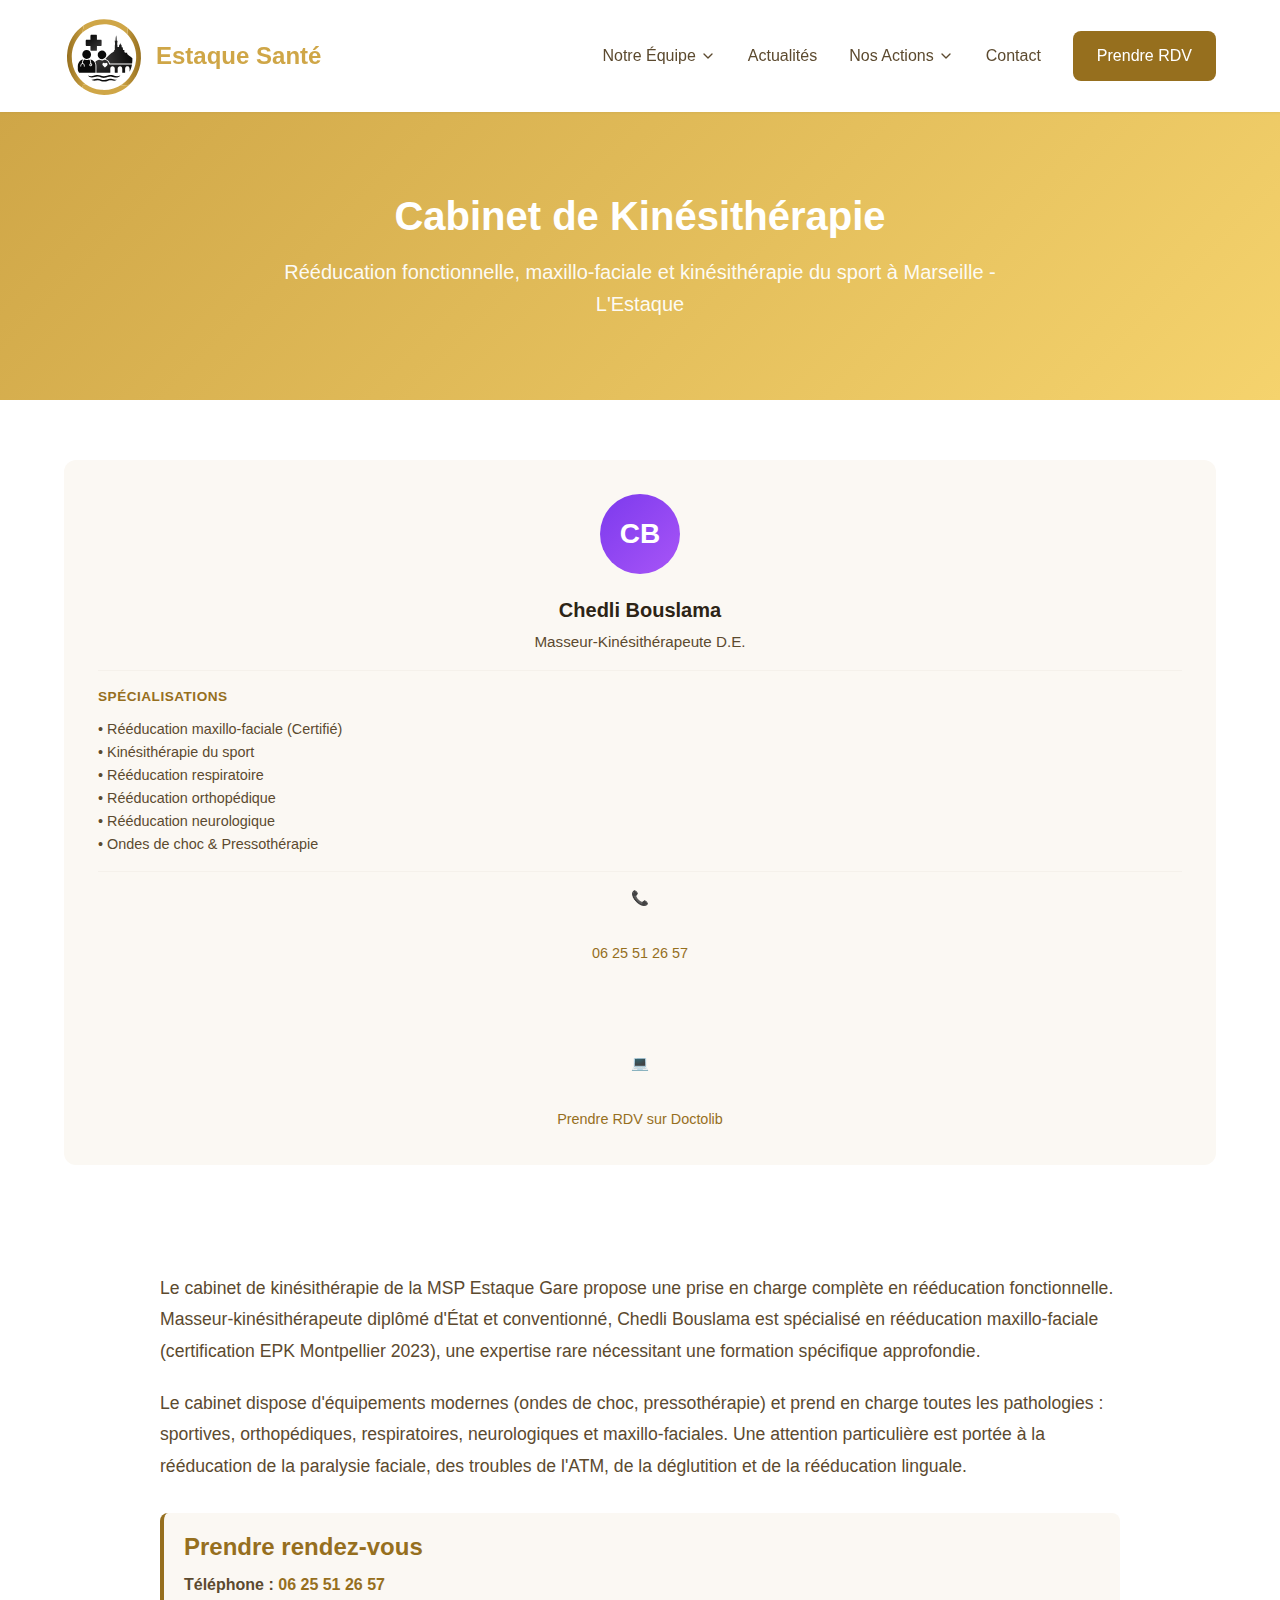
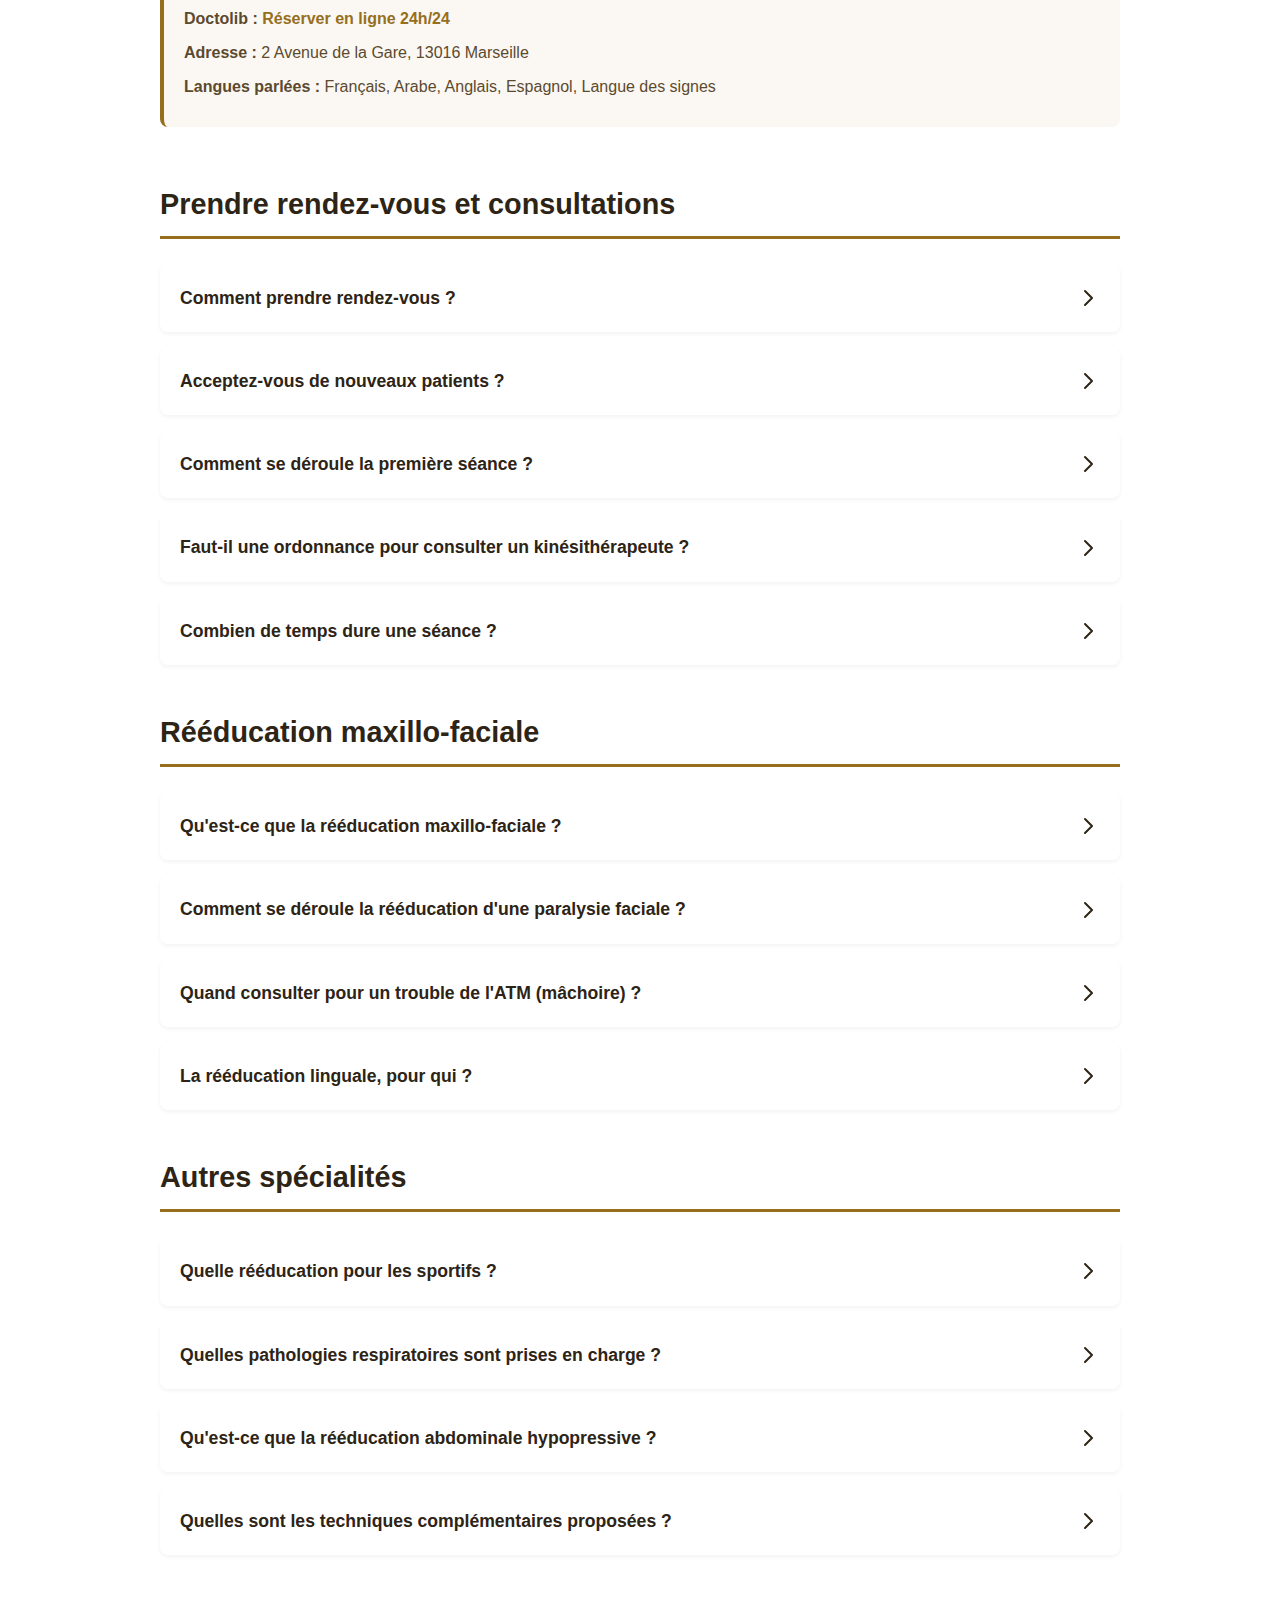
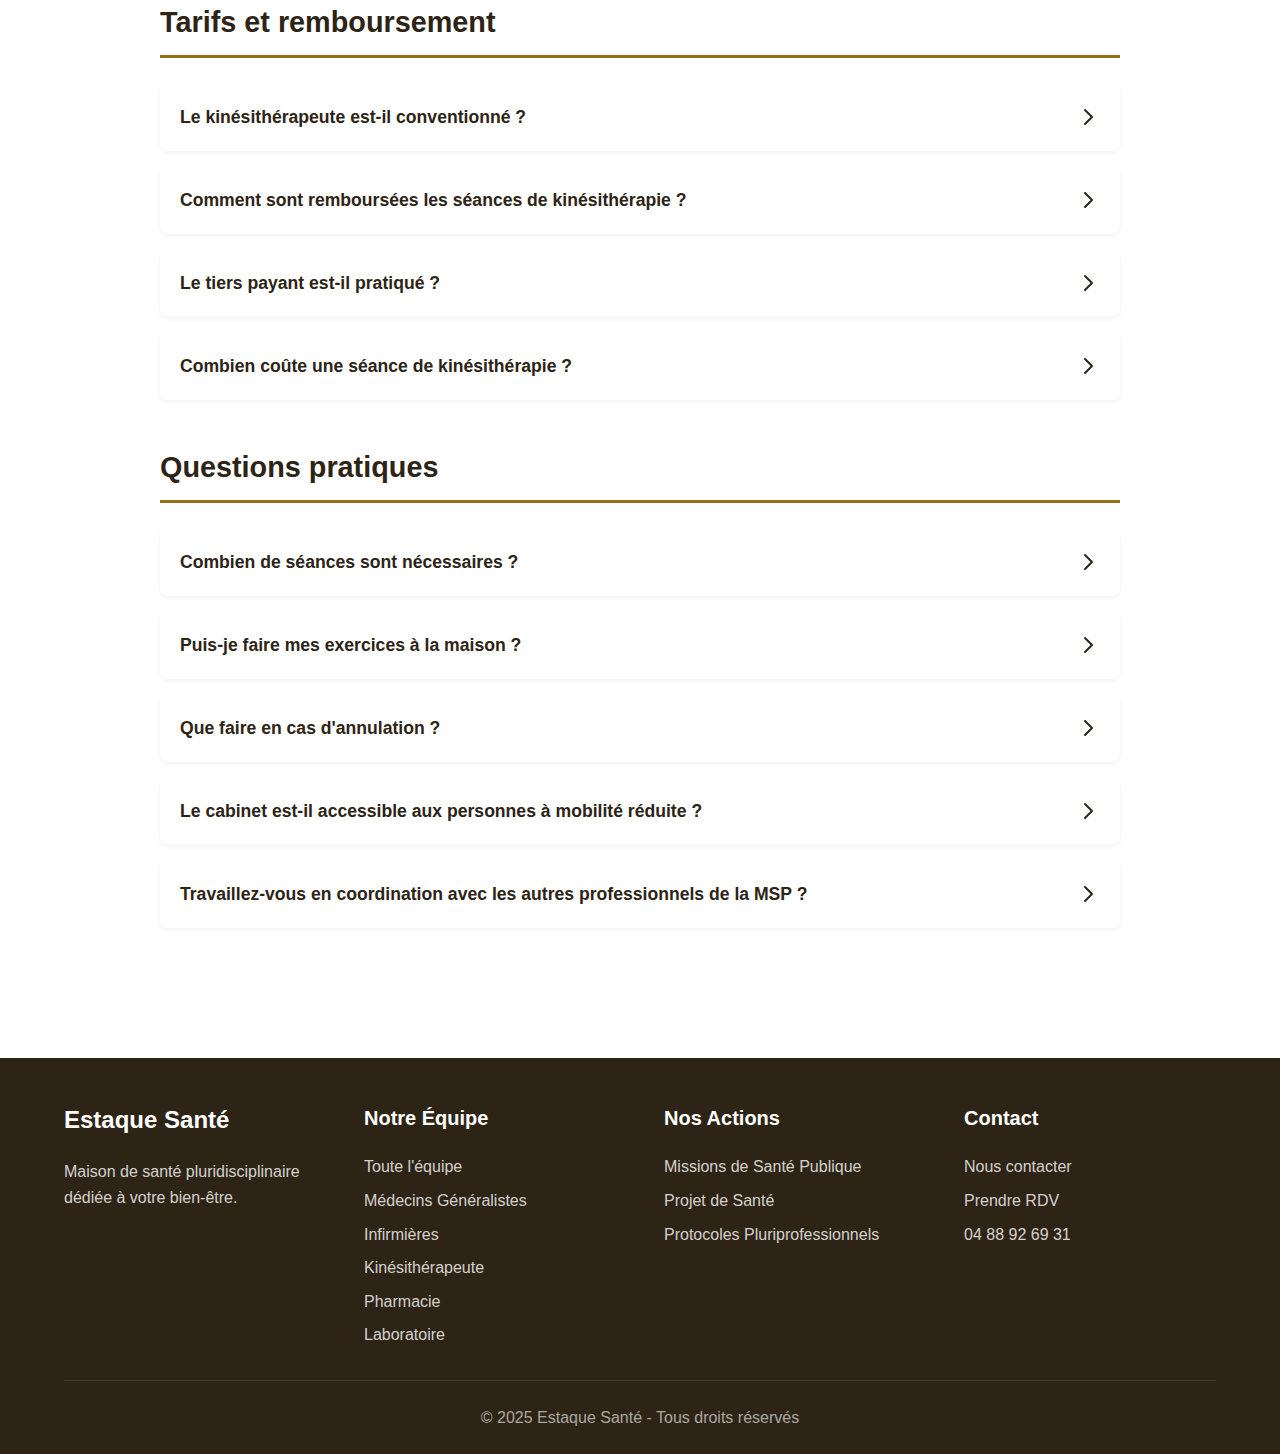
<file: kinesitherapeute.html>
<!DOCTYPE html>
<html lang="fr">
<head>
    <meta charset="UTF-8">
    <meta name="viewport" content="width=device-width, initial-scale=1.0">
    <meta name="description" content="Cabinet de kinésithérapie à Marseille L'Estaque - Mohamed Chedli Bouslama, spécialisé en rééducation maxillo-faciale, kinésithérapie du sport, respiratoire. RDV sur Doctolib.">
    <title>Kinésithérapeute - MSP Estaque Gare | Rééducation Maxillo-Faciale Marseille</title>
    <link rel="icon" type="image/svg+xml" href="images/Design sans titre (3).svg">
    <link rel="stylesheet" href="css/style.css">
    <link rel="stylesheet" href="css/components.css">
</head>
<body>
    <nav class="navbar">
        <div class="container">
            <div class="nav-brand">
                <a href="index.html"><img src="images/Design sans titre (3).svg" alt="Logo Estaque Santé" class="nav-logo"></a>
                <h1><a href="index.html" style="color: inherit; text-decoration: none;">Estaque Santé</a></h1>
            </div>
            <ul class="nav-menu">
                <li class="nav-item dropdown">
                    <a class="nav-link dropdown-toggle">
                        Notre Équipe
                        <svg xmlns="http://www.w3.org/2000/svg" width="16" height="16" viewBox="0 0 24 24" fill="none" stroke="currentColor" stroke-width="2" stroke-linecap="round" stroke-linejoin="round">
                            <polyline points="6 9 12 15 18 9"></polyline>
                        </svg>
                    </a>
                    <div class="dropdown-menu">
                        <a href="index.html#equipe">Toute l'équipe</a>
                        <a href="medecins-generalistes.html">Médecins Généralistes</a>
                        <a href="infirmieres.html">Infirmières</a>
                        <a href="kinesitherapeute.html">Kinésithérapeute</a>
                        <a href="pharmacie.html">Pharmacie</a>
                        <a href="laboratoire.html">Laboratoire</a>
                    </div>
                </li>
                <li class="nav-item"><a href="index.html#actualites" class="nav-link">Actualités</a></li>
                <li class="nav-item dropdown">
                    <a class="nav-link dropdown-toggle">
                        Nos Actions
                        <svg xmlns="http://www.w3.org/2000/svg" width="16" height="16" viewBox="0 0 24 24" fill="none" stroke="currentColor" stroke-width="2" stroke-linecap="round" stroke-linejoin="round">
                            <polyline points="6 9 12 15 18 9"></polyline>
                        </svg>
                    </a>
                    <div class="dropdown-menu">
                        <a href="missions-sante-publique.html">Missions de Santé Publique</a>
                        <a href="projet-sante.html">Projet de Santé</a>
                        <a href="protocoles.html">Protocoles Pluriprofessionnels</a>
                    </div>
                </li>
                <li class="nav-item"><a href="index.html#contact" class="nav-link">Contact</a></li>
                <li class="nav-item"><a href="https://www.doctolib.fr/maison-de-sante/marseille/maison-de-sante-de-l-estaque-gare" target="_blank" rel="noopener" class="btn-primary">Prendre RDV</a></li>
            </ul>
            <div class="hamburger">
                <span></span>
                <span></span>
                <span></span>
            </div>
        </div>
    </nav>

    <section class="hero-specialite kine">
        <h1>Cabinet de Kinésithérapie</h1>
        <p>Rééducation fonctionnelle, maxillo-faciale et kinésithérapie du sport à Marseille - L'Estaque</p>
    </section>

    <section class="team-specialite container">
        <div class="container">
            <div class="team-grid">
                <div class="team-card">
                    <div class="team-avatar">
                        <div class="avatar-placeholder">CB</div>
                    </div>
                    <h4>Chedli Bouslama</h4>
                    <p class="team-role">Masseur-Kinésithérapeute D.E.</p>

                    <div class="specialties">
                        <div class="specialties-title">Spécialisations</div>
                        <div class="specialties-list">
                            • Rééducation maxillo-faciale (Certifié)<br>
                            • Kinésithérapie du sport<br>
                            • Rééducation respiratoire<br>
                            • Rééducation orthopédique<br>
                            • Rééducation neurologique<br>
                            • Ondes de choc & Pressothérapie
                        </div>
                    </div>

                    <div class="contact-info">
                        <strong>📞</strong> <a href="tel:0625512657">06 25 51 26 57</a><br>
                        <strong>💻</strong> <a href="https://www.doctolib.fr/masseur-kinesitherapeute/marseille/mohamed-chedli-bouslama" target="_blank" rel="noopener">Prendre RDV sur Doctolib</a>
                    </div>
                </div>
            </div>
        </div>
    </section>

    <section class="intro-section">
        <p>Le cabinet de kinésithérapie de la MSP Estaque Gare propose une prise en charge complète en rééducation fonctionnelle. Masseur-kinésithérapeute diplômé d'État et conventionné, Chedli Bouslama est spécialisé en rééducation maxillo-faciale (certification EPK Montpellier 2023), une expertise rare nécessitant une formation spécifique approfondie.</p>

        <p>Le cabinet dispose d'équipements modernes (ondes de choc, pressothérapie) et prend en charge toutes les pathologies : sportives, orthopédiques, respiratoires, neurologiques et maxillo-faciales. Une attention particulière est portée à la rééducation de la paralysie faciale, des troubles de l'ATM, de la déglutition et de la rééducation linguale.</p>

        <div class="contact-box">
            <h3>Prendre rendez-vous</h3>
            <p><strong>Téléphone :</strong> <a href="tel:0625512657">06 25 51 26 57</a></p>
            <p><strong>Doctolib :</strong> <a href="https://www.doctolib.fr/masseur-kinesitherapeute/marseille/mohamed-chedli-bouslama" target="_blank" rel="noopener">Réserver en ligne 24h/24</a></p>
            <p><strong>Adresse :</strong> 2 Avenue de la Gare, 13016 Marseille</p>
            <p><strong>Langues parlées :</strong> Français, Arabe, Anglais, Espagnol, Langue des signes</p>
        </div>
    </section>

    <div class="faq-container">
        <div class="faq-section">
            <h2 class="faq-section-title">Prendre rendez-vous et consultations</h2>

            <div class="faq-item collapsed">
                <div class="faq-question">
                    Comment prendre rendez-vous ?
                    <svg class="faq-icon" fill="none" stroke="currentColor" viewBox="0 0 24 24">
                        <path stroke-linecap="round" stroke-linejoin="round" stroke-width="2" d="M19 9l-7 7-7-7"></path>
                    </svg>
                </div>
                <div class="faq-answer">
                    <p>Vous pouvez prendre rendez-vous de deux façons :</p>
                    <ul>
                        <li><strong>En ligne sur Doctolib</strong> : <a href="https://www.doctolib.fr/masseur-kinesitherapeute/marseille/mohamed-chedli-bouslama" target="_blank" rel="noopener">réservation 24h/24</a> avec confirmation immédiate</li>
                        <li><strong>Par téléphone</strong> : 06 25 51 26 57</li>
                    </ul>
                    <p>Pensez à apporter votre ordonnance de kinésithérapie lors de votre première séance.</p>
                </div>
            </div>

            <div class="faq-item collapsed">
                <div class="faq-question">
                    Acceptez-vous de nouveaux patients ?
                    <svg class="faq-icon" fill="none" stroke="currentColor" viewBox="0 0 24 24">
                        <path stroke-linecap="round" stroke-linejoin="round" stroke-width="2" d="M19 9l-7 7-7-7"></path>
                    </svg>
                </div>
                <div class="faq-answer">
                    <p>Oui, le cabinet accepte de nouveaux patients pour tous types de rééducation, y compris pour les spécialisations en maxillo-facial.</p>
                    <p>Les disponibilités sont visibles directement sur Doctolib.</p>
                </div>
            </div>

            <div class="faq-item collapsed">
                <div class="faq-question">
                    Comment se déroule la première séance ?
                    <svg class="faq-icon" fill="none" stroke="currentColor" viewBox="0 0 24 24">
                        <path stroke-linecap="round" stroke-linejoin="round" stroke-width="2" d="M19 9l-7 7-7-7"></path>
                    </svg>
                </div>
                <div class="faq-answer">
                    <p>La première séance comporte plusieurs étapes :</p>
                    <ol>
                        <li><strong>Bilan initial</strong> : analyse de votre ordonnance, discussion sur vos symptômes, vos antécédents et vos objectifs</li>
                        <li><strong>Examen clinique</strong> : évaluation de votre mobilité, force musculaire, posture et amplitude articulaire</li>
                        <li><strong>Plan de traitement</strong> : définition des objectifs thérapeutiques et du nombre de séances estimé</li>
                        <li><strong>Début de la rééducation</strong> : premières techniques selon votre pathologie</li>
                    </ol>
                    <p>Cette première séance dure généralement 30 à 45 minutes.</p>
                </div>
            </div>

            <div class="faq-item collapsed">
                <div class="faq-question">
                    Faut-il une ordonnance pour consulter un kinésithérapeute ?
                    <svg class="faq-icon" fill="none" stroke="currentColor" viewBox="0 0 24 24">
                        <path stroke-linecap="round" stroke-linejoin="round" stroke-width="2" d="M19 9l-7 7-7-7"></path>
                    </svg>
                </div>
                <div class="faq-answer">
                    <p>Oui, <strong>une ordonnance médicale est obligatoire</strong> pour être remboursé par l'Assurance Maladie.</p>
                    <p>L'ordonnance doit préciser :</p>
                    <ul>
                        <li>Le diagnostic ou la zone à traiter</li>
                        <li>Le nombre de séances prescrites</li>
                        <li>Éventuellement les techniques recommandées</li>
                    </ul>
                    <p>Il est possible de consulter sans ordonnance, mais les séances ne seront pas remboursées.</p>
                </div>
            </div>

            <div class="faq-item collapsed">
                <div class="faq-question">
                    Combien de temps dure une séance ?
                    <svg class="faq-icon" fill="none" stroke="currentColor" viewBox="0 0 24 24">
                        <path stroke-linecap="round" stroke-linejoin="round" stroke-width="2" d="M19 9l-7 7-7-7"></path>
                    </svg>
                </div>
                <div class="faq-answer">
                    <p>La durée varie selon le type de séance :</p>
                    <ul>
                        <li><strong>Séances classiques</strong> : 30 minutes</li>
                        <li><strong>Première séance avec bilan</strong> : 45 minutes</li>
                        <li><strong>Rééducation maxillo-faciale</strong> : 30 à 45 minutes</li>
                        <li><strong>Séances de groupe</strong> (abdominale hypopressive) : durée variable</li>
                    </ul>
                </div>
            </div>
        </div>

        <div class="faq-section">
            <h2 class="faq-section-title">Rééducation maxillo-faciale</h2>

            <div class="faq-item collapsed">
                <div class="faq-question">
                    Qu'est-ce que la rééducation maxillo-faciale ?
                    <svg class="faq-icon" fill="none" stroke="currentColor" viewBox="0 0 24 24">
                        <path stroke-linecap="round" stroke-linejoin="round" stroke-width="2" d="M19 9l-7 7-7-7"></path>
                    </svg>
                </div>
                <div class="faq-answer">
                    <p>La kinésithérapie maxillo-faciale est une spécialisation qui traite les troubles affectant la face, la bouche et la mâchoire.</p>

                    <p><strong>Pathologies prises en charge :</strong></p>
                    <ul>
                        <li><strong>Paralysie faciale</strong> (périphérique ou centrale, post-AVC, a frigore)</li>
                        <li><strong>Troubles de l'articulation temporo-mandibulaire (ATM)</strong> : douleurs, claquements, limitation d'ouverture buccale</li>
                        <li><strong>Troubles de la déglutition</strong> (dysphagie)</li>
                        <li><strong>Rééducation linguale</strong> : troubles de la posture linguale, déglutition atypique</li>
                        <li><strong>Suites chirurgicales</strong> : chirurgie maxillo-faciale, orthognatique</li>
                        <li><strong>Syndromes douloureux faciaux</strong></li>
                    </ul>

                    <p>Cette spécialité nécessite une formation spécifique et une expertise approfondie en anatomie et physiologie oro-faciale.</p>
                </div>
            </div>

            <div class="faq-item collapsed">
                <div class="faq-question">
                    Comment se déroule la rééducation d'une paralysie faciale ?
                    <svg class="faq-icon" fill="none" stroke="currentColor" viewBox="0 0 24 24">
                        <path stroke-linecap="round" stroke-linejoin="round" stroke-width="2" d="M19 9l-7 7-7-7"></path>
                    </svg>
                </div>
                <div class="faq-answer">
                    <p>La paralysie faciale touche environ 1 personne sur 2000 chaque année. La rééducation doit débuter idéalement <strong>dans les 2 semaines suivant le diagnostic</strong>.</p>

                    <p><strong>Objectifs de la rééducation :</strong></p>
                    <ul>
                        <li>Restaurer la fonction musculaire et la symétrie du visage</li>
                        <li>Prévenir les syncinésies (mouvements involontaires parasites)</li>
                        <li>Améliorer la fermeture de l'œil et la protection cornéenne</li>
                        <li>Récupérer l'articulation et l'expression faciale</li>
                        <li>Réduire l'impact psychologique</li>
                    </ul>

                    <p><strong>Techniques utilisées :</strong></p>
                    <ul>
                        <li>Massages et mobilisations douces</li>
                        <li>Exercices de motricité sélective devant le miroir</li>
                        <li>Travail de la mimique et de l'expression</li>
                        <li>Prévention des compensations</li>
                        <li>Éducation thérapeutique du patient</li>
                    </ul>

                    <p>Le suivi régulier est essentiel pour optimiser la récupération, généralement sur plusieurs mois.</p>
                </div>
            </div>

            <div class="faq-item collapsed">
                <div class="faq-question">
                    Quand consulter pour un trouble de l'ATM (mâchoire) ?
                    <svg class="faq-icon" fill="none" stroke="currentColor" viewBox="0 0 24 24">
                        <path stroke-linecap="round" stroke-linejoin="round" stroke-width="2" d="M19 9l-7 7-7-7"></path>
                    </svg>
                </div>
                <div class="faq-answer">
                    <p>Consultez si vous présentez un ou plusieurs de ces symptômes :</p>
                    <ul>
                        <li><strong>Douleurs</strong> à la mâchoire, aux tempes, à l'oreille</li>
                        <li><strong>Claquements ou craquements</strong> lors de l'ouverture ou fermeture de la bouche</li>
                        <li><strong>Limitation d'ouverture buccale</strong> ou blocage de la mâchoire</li>
                        <li><strong>Céphalées</strong> fréquentes, notamment au réveil</li>
                        <li><strong>Bruxisme</strong> (grincement des dents)</li>
                        <li><strong>Acouphènes</strong> associés</li>
                    </ul>

                    <p>La rééducation maxillo-faciale peut soulager ces symptômes par des techniques manuelles, des exercices spécifiques et des conseils posturaux.</p>
                </div>
            </div>

            <div class="faq-item collapsed">
                <div class="faq-question">
                    La rééducation linguale, pour qui ?
                    <svg class="faq-icon" fill="none" stroke="currentColor" viewBox="0 0 24 24">
                        <path stroke-linecap="round" stroke-linejoin="round" stroke-width="2" d="M19 9l-7 7-7-7"></path>
                    </svg>
                </div>
                <div class="faq-answer">
                    <p>La rééducation linguale s'adresse aux patients présentant :</p>
                    <ul>
                        <li><strong>Déglutition atypique</strong> : position inadéquate de la langue lors de la déglutition</li>
                        <li><strong>Troubles orthodontiques</strong> : en complément d'un traitement orthodontique</li>
                        <li><strong>Troubles de l'articulation</strong> de certains sons (en coordination avec un orthophoniste)</li>
                        <li><strong>Respiration buccale</strong> chronique</li>
                    </ul>

                    <p>Cette rééducation vise à rééduquer la posture linguale au repos et pendant la déglutition, souvent en collaboration avec un orthodontiste.</p>
                </div>
            </div>
        </div>

        <div class="faq-section">
            <h2 class="faq-section-title">Autres spécialités</h2>

            <div class="faq-item collapsed">
                <div class="faq-question">
                    Quelle rééducation pour les sportifs ?
                    <svg class="faq-icon" fill="none" stroke="currentColor" viewBox="0 0 24 24">
                        <path stroke-linecap="round" stroke-linejoin="round" stroke-width="2" d="M19 9l-7 7-7-7"></path>
                    </svg>
                </div>
                <div class="faq-answer">
                    <p>La kinésithérapie du sport accompagne le sportif dans trois phases :</p>

                    <p><strong>1. Prévention des blessures</strong></p>
                    <ul>
                        <li>Évaluation biomécanique et posturale</li>
                        <li>Renforcement musculaire ciblé</li>
                        <li>Travail proprioceptif et d'équilibre</li>
                    </ul>

                    <p><strong>2. Rééducation post-blessure</strong></p>
                    <ul>
                        <li>Traitement des tendinites, entorses, déchirures musculaires</li>
                        <li>Rééducation post-chirurgicale (ligaments croisés, ménisques, épaule)</li>
                        <li>Suivi progressif et adapté</li>
                    </ul>

                    <p><strong>3. Réathlétisation</strong></p>
                    <ul>
                        <li>Récupération des capacités physiques spécifiques au sport</li>
                        <li>Reprise progressive de l'activité</li>
                        <li>Tests de retour au sport</li>
                    </ul>
                </div>
            </div>

            <div class="faq-item collapsed">
                <div class="faq-question">
                    Quelles pathologies respiratoires sont prises en charge ?
                    <svg class="faq-icon" fill="none" stroke="currentColor" viewBox="0 0 24 24">
                        <path stroke-linecap="round" stroke-linejoin="round" stroke-width="2" d="M19 9l-7 7-7-7"></path>
                    </svg>
                </div>
                <div class="faq-answer">
                    <p>La kinésithérapie respiratoire et cardio-vasculaire intervient dans :</p>

                    <p><strong>Pathologies respiratoires chroniques :</strong></p>
                    <ul>
                        <li>BPCO (Broncho-Pneumopathie Chronique Obstructive)</li>
                        <li>Asthme</li>
                        <li>Mucoviscidose</li>
                        <li>Dilatation des bronches</li>
                    </ul>

                    <p><strong>Affections aiguës :</strong></p>
                    <ul>
                        <li>Bronchiolite du nourrisson : drainage et confort respiratoire</li>
                        <li>Pneumonies</li>
                        <li>Encombrement bronchique</li>
                    </ul>

                    <p><strong>Rééducation cardio-respiratoire :</strong></p>
                    <ul>
                        <li>Réentraînement à l'effort</li>
                        <li>Suivi post-COVID</li>
                        <li>Pathologies cardio-vasculaires</li>
                    </ul>

                    <p><strong>Note :</strong> Pour la bronchiolite, le kinésithérapeute assure le confort respiratoire du nourrisson et surveille l'évolution, en coordination avec le médecin.</p>
                </div>
            </div>

            <div class="faq-item collapsed">
                <div class="faq-question">
                    Qu'est-ce que la rééducation abdominale hypopressive ?
                    <svg class="faq-icon" fill="none" stroke="currentColor" viewBox="0 0 24 24">
                        <path stroke-linecap="round" stroke-linejoin="round" stroke-width="2" d="M19 9l-7 7-7-7"></path>
                    </svg>
                </div>
                <div class="faq-answer">
                    <p>La méthode hypopressive est une technique de rééducation abdominale et périnéale qui se pratique sans augmentation de pression intra-abdominale.</p>

                    <p><strong>Indications :</strong></p>
                    <ul>
                        <li><strong>Rééducation post-partum</strong> : renforcement de la sangle abdominale après l'accouchement</li>
                        <li><strong>Troubles périnéaux</strong> : en complément de la rééducation périnéale</li>
                        <li><strong>Prévention des prolapsus</strong></li>
                        <li><strong>Diastasis des grands droits</strong></li>
                        <li><strong>Amélioration de la posture</strong></li>
                    </ul>

                    <p>Des séances collectives peuvent être proposées pour cette technique spécifique.</p>
                </div>
            </div>

            <div class="faq-item collapsed">
                <div class="faq-question">
                    Quelles sont les techniques complémentaires proposées ?
                    <svg class="faq-icon" fill="none" stroke="currentColor" viewBox="0 0 24 24">
                        <path stroke-linecap="round" stroke-linejoin="round" stroke-width="2" d="M19 9l-7 7-7-7"></path>
                    </svg>
                </div>
                <div class="faq-answer">
                    <p>Le cabinet est équipé de technologies complémentaires :</p>

                    <p><strong>Ondes de choc</strong></p>
                    <ul>
                        <li>Traitement des tendinopathies chroniques</li>
                        <li>Calcifications tendineuses</li>
                        <li>Fasciite plantaire</li>
                        <li>Points gâchettes myofasciaux</li>
                    </ul>

                    <p><strong>Pressothérapie</strong></p>
                    <ul>
                        <li>Drainage lymphatique mécanique</li>
                        <li>Récupération sportive</li>
                        <li>Insuffisance veineuse</li>
                        <li>Sensation de jambes lourdes</li>
                    </ul>

                    <p>Ces techniques sont utilisées en complément de la rééducation manuelle selon les besoins spécifiques de chaque patient.</p>
                </div>
            </div>
        </div>

        <div class="faq-section">
            <h2 class="faq-section-title">Tarifs et remboursement</h2>

            <div class="faq-item collapsed">
                <div class="faq-question">
                    Le kinésithérapeute est-il conventionné ?
                    <svg class="faq-icon" fill="none" stroke="currentColor" viewBox="0 0 24 24">
                        <path stroke-linecap="round" stroke-linejoin="round" stroke-width="2" d="M19 9l-7 7-7-7"></path>
                    </svg>
                </div>
                <div class="faq-answer">
                    <p>Oui, Mohamed Chedli Bouslama est <strong>masseur-kinésithérapeute conventionné</strong>.</p>
                    <p>Cela signifie qu'il pratique les <strong>tarifs fixés par l'Assurance Maladie</strong>, garantissant un remboursement optimal de vos séances.</p>
                </div>
            </div>

            <div class="faq-item collapsed">
                <div class="faq-question">
                    Comment sont remboursées les séances de kinésithérapie ?
                    <svg class="faq-icon" fill="none" stroke="currentColor" viewBox="0 0 24 24">
                        <path stroke-linecap="round" stroke-linejoin="round" stroke-width="2" d="M19 9l-7 7-7-7"></path>
                    </svg>
                </div>
                <div class="faq-answer">
                    <p>Les séances prescrites par un médecin sont <strong>remboursées par l'Assurance Maladie à 60%</strong> du tarif conventionnel (ou 100% dans certaines situations).</p>

                    <p><strong>Remboursement à 100% pour :</strong></p>
                    <ul>
                        <li>Patients en <strong>Affection Longue Durée (ALD)</strong></li>
                        <li><strong>Femmes enceintes</strong> à partir du 6ème mois</li>
                        <li>Bénéficiaires de la <strong>Complémentaire Santé Solidaire (CSS)</strong></li>
                        <li>Soins liés à un <strong>accident du travail</strong></li>
                    </ul>

                    <p>Le complément est généralement pris en charge par votre mutuelle.</p>
                </div>
            </div>

            <div class="faq-item collapsed">
                <div class="faq-question">
                    Le tiers payant est-il pratiqué ?
                    <svg class="faq-icon" fill="none" stroke="currentColor" viewBox="0 0 24 24">
                        <path stroke-linecap="round" stroke-linejoin="round" stroke-width="2" d="M19 9l-7 7-7-7"></path>
                    </svg>
                </div>
                <div class="faq-answer">
                    <p>Le tiers payant peut être pratiqué selon votre situation, notamment pour la part Sécurité sociale.</p>
                    <p>Pensez à vous munir de votre <strong>carte Vitale à jour</strong> et de votre attestation de mutuelle.</p>
                </div>
            </div>

            <div class="faq-item collapsed">
                <div class="faq-question">
                    Combien coûte une séance de kinésithérapie ?
                    <svg class="faq-icon" fill="none" stroke="currentColor" viewBox="0 0 24 24">
                        <path stroke-linecap="round" stroke-linejoin="round" stroke-width="2" d="M19 9l-7 7-7-7"></path>
                    </svg>
                </div>
                <div class="faq-answer">
                    <p>Les tarifs sont fixés par la nomenclature de l'Assurance Maladie et varient selon le type de séance :</p>
                    <ul>
                        <li>Séance de rééducation classique</li>
                        <li>Rééducation maxillo-faciale (cotation spécifique)</li>
                        <li>Kinésithérapie respiratoire</li>
                        <li>Rééducation neurologique</li>
                    </ul>
                    <p>Le tarif exact vous sera communiqué lors de la prise de rendez-vous ou de votre première consultation.</p>
                </div>
            </div>
        </div>

        <div class="faq-section">
            <h2 class="faq-section-title">Questions pratiques</h2>

            <div class="faq-item collapsed">
                <div class="faq-question">
                    Combien de séances sont nécessaires ?
                    <svg class="faq-icon" fill="none" stroke="currentColor" viewBox="0 0 24 24">
                        <path stroke-linecap="round" stroke-linejoin="round" stroke-width="2" d="M19 9l-7 7-7-7"></path>
                    </svg>
                </div>
                <div class="faq-answer">
                    <p>Le nombre de séances dépend de plusieurs facteurs :</p>
                    <ul>
                        <li>La nature et la gravité de votre pathologie</li>
                        <li>Vos objectifs thérapeutiques</li>
                        <li>Votre progression et votre investissement</li>
                        <li>La prescription médicale initiale</li>
                    </ul>

                    <p><strong>Exemples indicatifs :</strong></p>
                    <ul>
                        <li><strong>Entorse bénigne</strong> : 5 à 10 séances</li>
                        <li><strong>Lombalgie</strong> : 10 à 15 séances</li>
                        <li><strong>Rééducation post-opératoire</strong> : 20 à 40 séances selon la chirurgie</li>
                        <li><strong>Paralysie faciale</strong> : suivi sur plusieurs mois</li>
                    </ul>

                    <p>Un bilan régulier permet d'adapter le traitement et de demander une prolongation si nécessaire.</p>
                </div>
            </div>

            <div class="faq-item collapsed">
                <div class="faq-question">
                    Puis-je faire mes exercices à la maison ?
                    <svg class="faq-icon" fill="none" stroke="currentColor" viewBox="0 0 24 24">
                        <path stroke-linecap="round" stroke-linejoin="round" stroke-width="2" d="M19 9l-7 7-7-7"></path>
                    </svg>
                </div>
                <div class="faq-answer">
                    <p>Oui, <strong>les exercices à domicile sont essentiels</strong> pour optimiser votre rééducation !</p>

                    <p>Le kinésithérapeute vous enseignera des exercices spécifiques à réaliser entre les séances. Cette pratique régulière permet :</p>
                    <ul>
                        <li>D'accélérer la récupération</li>
                        <li>De maintenir les acquis entre les séances</li>
                        <li>De développer votre autonomie</li>
                        <li>D'améliorer la compliance au traitement</li>
                    </ul>

                    <p>Des supports écrits ou vidéos peuvent vous être fournis pour faciliter la pratique à domicile.</p>
                </div>
            </div>

            <div class="faq-item collapsed">
                <div class="faq-question">
                    Que faire en cas d'annulation ?
                    <svg class="faq-icon" fill="none" stroke="currentColor" viewBox="0 0 24 24">
                        <path stroke-linecap="round" stroke-linejoin="round" stroke-width="2" d="M19 9l-7 7-7-7"></path>
                    </svg>
                </div>
                <div class="faq-answer">
                    <p>Si vous devez annuler un rendez-vous, <strong>prévenez le plus tôt possible</strong> :</p>
                    <ul>
                        <li>Directement sur <strong>Doctolib</strong> (annulation facile en quelques clics)</li>
                        <li>Par téléphone au <strong>06 25 51 26 57</strong></li>
                    </ul>

                    <p>Merci d'annuler au moins <strong>24 heures à l'avance</strong> pour permettre à un autre patient d'en bénéficier.</p>
                    <p>Les rendez-vous non honorés sans prévenance peuvent être facturés.</p>
                </div>
            </div>

            <div class="faq-item collapsed">
                <div class="faq-question">
                    Le cabinet est-il accessible aux personnes à mobilité réduite ?
                    <svg class="faq-icon" fill="none" stroke="currentColor" viewBox="0 0 24 24">
                        <path stroke-linecap="round" stroke-linejoin="round" stroke-width="2" d="M19 9l-7 7-7-7"></path>
                    </svg>
                </div>
                <div class="faq-answer">
                    <p>Oui, le cabinet situé au sein de la MSP Estaque Gare dispose :</p>
                    <ul>
                        <li>D'une <strong>entrée accessible</strong> aux personnes à mobilité réduite</li>
                        <li>D'un <strong>parking gratuit</strong> à proximité</li>
                        <li>De <strong>locaux adaptés</strong> aux besoins spécifiques</li>
                    </ul>
                </div>
            </div>

            <div class="faq-item collapsed">
                <div class="faq-question">
                    Travaillez-vous en coordination avec les autres professionnels de la MSP ?
                    <svg class="faq-icon" fill="none" stroke="currentColor" viewBox="0 0 24 24">
                        <path stroke-linecap="round" stroke-linejoin="round" stroke-width="2" d="M19 9l-7 7-7-7"></path>
                    </svg>
                </div>
                <div class="faq-answer">
                    <p>Oui, l'appartenance à la Maison de Santé Pluriprofessionnelle facilite grandement la coordination des soins.</p>

                    <p><strong>Avantages du travail en équipe :</strong></p>
                    <ul>
                        <li><strong>Communication facilitée</strong> avec les médecins, infirmières et autres professionnels</li>
                        <li><strong>Suivi coordonné</strong> pour les pathologies complexes nécessitant plusieurs intervenants</li>
                        <li><strong>Orientation rapide</strong> vers les spécialistes de la MSP si besoin</li>
                        <li><strong>Protocoles de soins partagés</strong> pour optimiser votre prise en charge</li>
                        <li><strong>Vision globale</strong> de votre santé</li>
                    </ul>

                    <p>Cette approche pluridisciplinaire améliore la qualité et l'efficacité de votre rééducation.</p>
                </div>
            </div>
        </div>
    </div>

    <footer class="footer">
        <div class="container">
            <div class="footer-content">
                <div class="footer-section">
                    <h3>Estaque Santé</h3>
                    <p>Maison de santé pluridisciplinaire dédiée à votre bien-être.</p>
                </div>
                <div class="footer-section">
                    <h4>Notre Équipe</h4>
                    <ul>
                        <li><a href="index.html#equipe">Toute l'équipe</a></li>
                        <li><a href="medecins-generalistes.html">Médecins Généralistes</a></li>
                        <li><a href="infirmieres.html">Infirmières</a></li>
                        <li><a href="kinesitherapeute.html">Kinésithérapeute</a></li>
                        <li><a href="pharmacie.html">Pharmacie</a></li>
                        <li><a href="laboratoire.html">Laboratoire</a></li>
                    </ul>
                </div>
                <div class="footer-section">
                    <h4>Nos Actions</h4>
                    <ul>
                        <li><a href="missions-sante-publique.html">Missions de Santé Publique</a></li>
                        <li><a href="projet-sante.html">Projet de Santé</a></li>
                        <li><a href="protocoles.html">Protocoles Pluriprofessionnels</a></li>
                    </ul>
                </div>
                <div class="footer-section">
                    <h4>Contact</h4>
                    <ul>
                        <li><a href="index.html#contact">Nous contacter</a></li>
                        <li><a href="https://www.doctolib.fr/maison-de-sante/marseille/maison-de-sante-de-l-estaque-gare" target="_blank" rel="noopener">Prendre RDV</a></li>
                        <li><a href="tel:0488926931">04 88 92 69 31</a></li>
                    </ul>
                </div>
            </div>
            <div class="footer-bottom">
                <p>&copy; 2025 Estaque Santé - Tous droits réservés</p>
            </div>
        </div>
    </footer>

    <script src="js/script.js"></script>
</body>
</html>
</file>
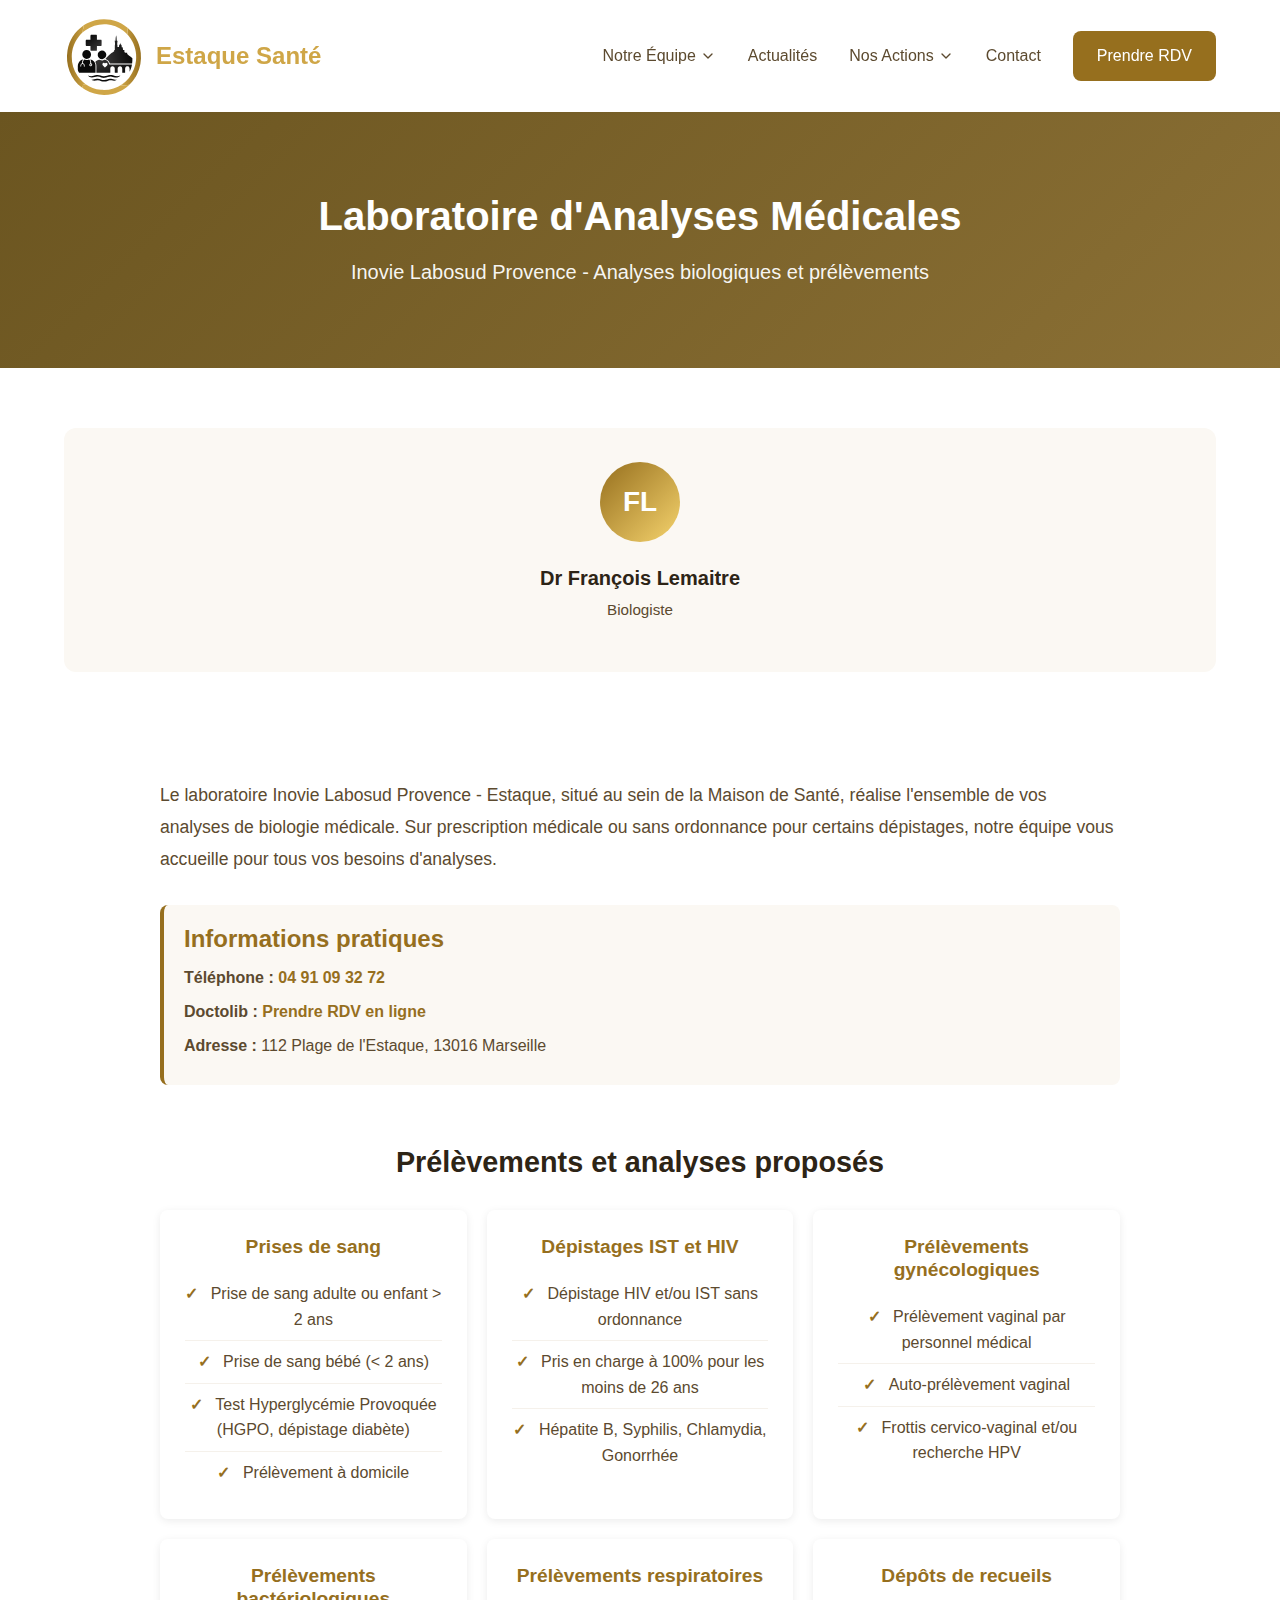
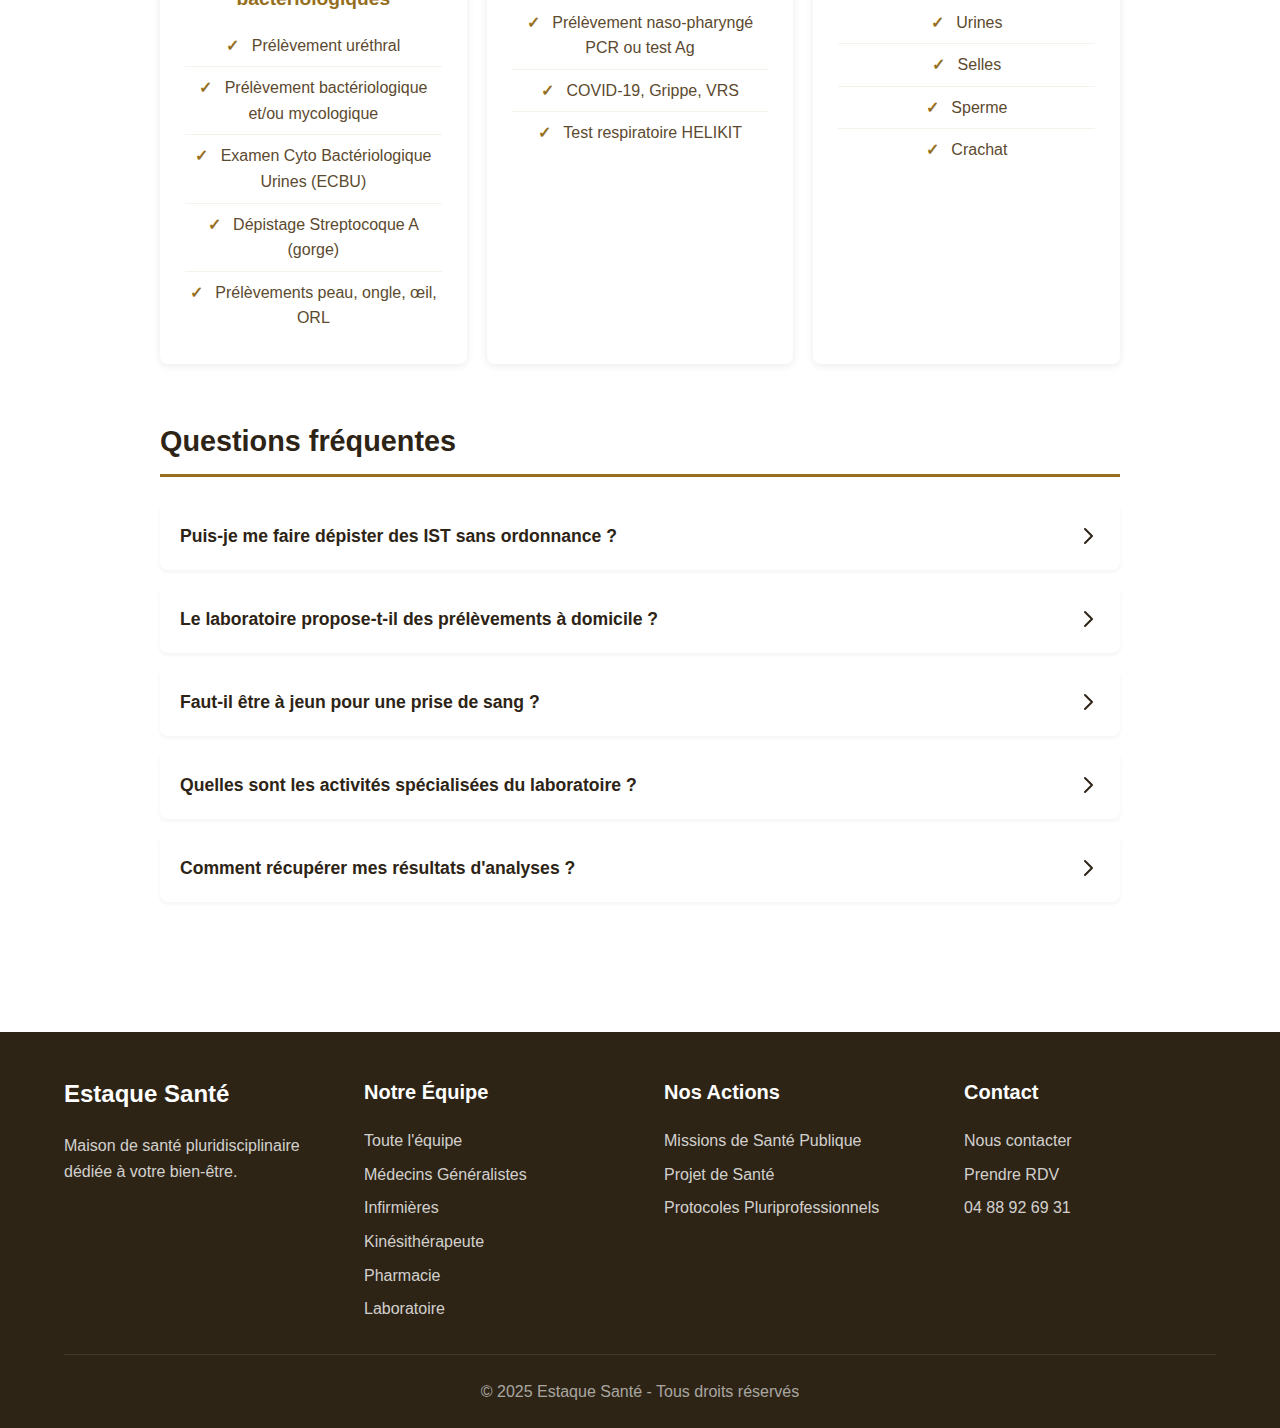
<file: laboratoire.html>
<!DOCTYPE html>
<html lang="fr">
<head>
    <meta charset="UTF-8">
    <meta name="viewport" content="width=device-width, initial-scale=1.0">
    <meta name="description" content="Laboratoire de biologie médicale Inovie Labosud Provence à Marseille L'Estaque. Analyses, prises de sang, dépistage IST, prélèvements à domicile.">
    <title>Laboratoire d'Analyses - MSP Estaque Gare | Inovie Labosud Provence</title>
    <link rel="icon" type="image/svg+xml" href="images/Design sans titre (3).svg">
    <link rel="stylesheet" href="css/style.css">
    <link rel="stylesheet" href="css/components.css">
</head>
<body>
    <nav class="navbar">
        <div class="container">
            <div class="nav-brand">
                <a href="index.html"><img src="images/Design sans titre (3).svg" alt="Logo Estaque Santé" class="nav-logo"></a>
                <h1><a href="index.html" style="color: inherit; text-decoration: none;">Estaque Santé</a></h1>
            </div>
            <ul class="nav-menu">
                <li class="nav-item dropdown">
                    <a class="nav-link dropdown-toggle">
                        Notre Équipe
                        <svg xmlns="http://www.w3.org/2000/svg" width="16" height="16" viewBox="0 0 24 24" fill="none" stroke="currentColor" stroke-width="2" stroke-linecap="round" stroke-linejoin="round">
                            <polyline points="6 9 12 15 18 9"></polyline>
                        </svg>
                    </a>
                    <div class="dropdown-menu">
                        <a href="index.html#equipe">Toute l'équipe</a>
                        <a href="medecins-generalistes.html">Médecins Généralistes</a>
                        <a href="infirmieres.html">Infirmières</a>
                        <a href="kinesitherapeute.html">Kinésithérapeute</a>
                        <a href="pharmacie.html">Pharmacie</a>
                        <a href="laboratoire.html">Laboratoire</a>
                    </div>
                </li>
                <li class="nav-item"><a href="index.html#actualites" class="nav-link">Actualités</a></li>
                <li class="nav-item dropdown">
                    <a class="nav-link dropdown-toggle">
                        Nos Actions
                        <svg xmlns="http://www.w3.org/2000/svg" width="16" height="16" viewBox="0 0 24 24" fill="none" stroke="currentColor" stroke-width="2" stroke-linecap="round" stroke-linejoin="round">
                            <polyline points="6 9 12 15 18 9"></polyline>
                        </svg>
                    </a>
                    <div class="dropdown-menu">
                        <a href="missions-sante-publique.html">Missions de Santé Publique</a>
                        <a href="projet-sante.html">Projet de Santé</a>
                        <a href="protocoles.html">Protocoles Pluriprofessionnels</a>
                    </div>
                </li>
                <li class="nav-item"><a href="index.html#contact" class="nav-link">Contact</a></li>
                <li class="nav-item"><a href="https://www.doctolib.fr/maison-de-sante/marseille/maison-de-sante-de-l-estaque-gare" target="_blank" rel="noopener" class="btn-primary">Prendre RDV</a></li>
            </ul>
            <div class="hamburger">
                <span></span>
                <span></span>
                <span></span>
            </div>
        </div>
    </nav>

    <section class="hero-specialite labo">
        <h1>Laboratoire d'Analyses Médicales</h1>
        <p>Inovie Labosud Provence - Analyses biologiques et prélèvements</p>
    </section>

    <section class="team-specialite container">
        <div class="container">
            <div class="team-grid">
                <div class="team-card">
                    <div class="team-avatar">
                        <div class="avatar-placeholder">FL</div>
                    </div>
                    <h4>Dr François Lemaitre</h4>
                    <p class="team-role">Biologiste</p>
                </div>
            </div>
        </div>
    </section>

    <section class="intro-section">
        <p>Le laboratoire Inovie Labosud Provence - Estaque, situé au sein de la Maison de Santé, réalise l'ensemble de vos analyses de biologie médicale. Sur prescription médicale ou sans ordonnance pour certains dépistages, notre équipe vous accueille pour tous vos besoins d'analyses.</p>

        <div class="contact-box">
            <h3>Informations pratiques</h3>
            <p><strong>Téléphone :</strong> <a href="tel:0491093272">04 91 09 32 72</a></p>
            <p><strong>Doctolib :</strong> <a href="https://www.doctolib.fr/laboratoire/marseille/inovie-labosud-provence-marseille-l-estaque" target="_blank" rel="noopener">Prendre RDV en ligne</a></p>
            <p><strong>Adresse :</strong> 112 Plage de l'Estaque, 13016 Marseille</p>
        </div>
    </section>

    <section class="services-section">
        <h2>Prélèvements et analyses proposés</h2>

        <div class="services-grid">
            <div class="service-card">
                <h3>Prises de sang</h3>
                <ul>
                    <li>Prise de sang adulte ou enfant > 2 ans</li>
                    <li>Prise de sang bébé (< 2 ans)</li>
                    <li>Test Hyperglycémie Provoquée (HGPO, dépistage diabète)</li>
                    <li>Prélèvement à domicile</li>
                </ul>
            </div>

            <div class="service-card">
                <h3>Dépistages IST et HIV</h3>
                <ul>
                    <li>Dépistage HIV et/ou IST sans ordonnance</li>
                    <li>Pris en charge à 100% pour les moins de 26 ans</li>
                    <li>Hépatite B, Syphilis, Chlamydia, Gonorrhée</li>
                </ul>
            </div>

            <div class="service-card">
                <h3>Prélèvements gynécologiques</h3>
                <ul>
                    <li>Prélèvement vaginal par personnel médical</li>
                    <li>Auto-prélèvement vaginal</li>
                    <li>Frottis cervico-vaginal et/ou recherche HPV</li>
                </ul>
            </div>

            <div class="service-card">
                <h3>Prélèvements bactériologiques</h3>
                <ul>
                    <li>Prélèvement uréthral</li>
                    <li>Prélèvement bactériologique et/ou mycologique</li>
                    <li>Examen Cyto Bactériologique Urines (ECBU)</li>
                    <li>Dépistage Streptocoque A (gorge)</li>
                    <li>Prélèvements peau, ongle, œil, ORL</li>
                </ul>
            </div>

            <div class="service-card">
                <h3>Prélèvements respiratoires</h3>
                <ul>
                    <li>Prélèvement naso-pharyngé PCR ou test Ag</li>
                    <li>COVID-19, Grippe, VRS</li>
                    <li>Test respiratoire HELIKIT</li>
                </ul>
            </div>

            <div class="service-card">
                <h3>Dépôts de recueils</h3>
                <ul>
                    <li>Urines</li>
                    <li>Selles</li>
                    <li>Sperme</li>
                    <li>Crachat</li>
                </ul>
            </div>
        </div>
    </section>

    <div class="faq-container">
        <div class="faq-section">
            <h2 class="faq-section-title">Questions fréquentes</h2>

            <div class="faq-item collapsed">
                <div class="faq-question">
                    Puis-je me faire dépister des IST sans ordonnance ?
                    <svg class="faq-icon" fill="none" stroke="currentColor" viewBox="0 0 24 24">
                        <path stroke-linecap="round" stroke-linejoin="round" stroke-width="2" d="M19 9l-7 7-7-7"></path>
                    </svg>
                </div>
                <div class="faq-answer">
                    <p>Oui, le dépistage des IST (Infections Sexuellement Transmissibles) est possible sans ordonnance au laboratoire.</p>
                    <p><strong>Prise en charge :</strong></p>
                    <ul>
                        <li><strong>Moins de 26 ans</strong> : pris en charge à 100% par l'Assurance Maladie</li>
                        <li><strong>Plus de 26 ans</strong> : prise en charge par votre assurance santé et mutuelle</li>
                    </ul>
                    <p><strong>IST dépistées :</strong> Hépatite B, Syphilis, Chlamydia, Gonorrhée (prélèvement sanguin, vaginal ou urinaire selon les cas).</p>
                    <p>Un biologiste vous accompagne pour déterminer les tests appropriés selon votre situation.</p>
                </div>
            </div>

            <div class="faq-item collapsed">
                <div class="faq-question">
                    Le laboratoire propose-t-il des prélèvements à domicile ?
                    <svg class="faq-icon" fill="none" stroke="currentColor" viewBox="0 0 24 24">
                        <path stroke-linecap="round" stroke-linejoin="round" stroke-width="2" d="M19 9l-7 7-7-7"></path>
                    </svg>
                </div>
                <div class="faq-answer">
                    <p>Oui, le laboratoire Inovie Labosud Provence propose un service de prélèvement à domicile.</p>
                    <p>Ce service est particulièrement adapté pour les personnes à mobilité réduite, les personnes âgées ou les patients ne pouvant se déplacer.</p>
                    <p>Contactez le laboratoire au <strong>04 91 09 32 72</strong> ou prenez rendez-vous sur Doctolib pour organiser un prélèvement à domicile.</p>
                </div>
            </div>

            <div class="faq-item collapsed">
                <div class="faq-question">
                    Faut-il être à jeun pour une prise de sang ?
                    <svg class="faq-icon" fill="none" stroke="currentColor" viewBox="0 0 24 24">
                        <path stroke-linecap="round" stroke-linejoin="round" stroke-width="2" d="M19 9l-7 7-7-7"></path>
                    </svg>
                </div>
                <div class="faq-answer">
                    <p>Cela dépend du type d'analyse prescrite :</p>
                    <ul>
                        <li><strong>Bilan lipidique (cholestérol)</strong> : jeûne de 12h recommandé</li>
                        <li><strong>Glycémie à jeun</strong> : jeûne de 8 à 12h obligatoire</li>
                        <li><strong>Bilan hépatique, rénal, NFS</strong> : jeûne non obligatoire mais recommandé</li>
                        <li><strong>Autres analyses</strong> : vérifiez sur votre ordonnance ou contactez le laboratoire</li>
                    </ul>
                    <p>En cas de doute, contactez le laboratoire avant de vous déplacer.</p>
                </div>
            </div>

            <div class="faq-item collapsed">
                <div class="faq-question">
                    Quelles sont les activités spécialisées du laboratoire ?
                    <svg class="faq-icon" fill="none" stroke="currentColor" viewBox="0 0 24 24">
                        <path stroke-linecap="round" stroke-linejoin="round" stroke-width="2" d="M19 9l-7 7-7-7"></path>
                    </svg>
                </div>
                <div class="faq-answer">
                    <p>Le laboratoire Inovie Labosud Provence, via son pôle spécialisé Inovie AS, propose des analyses de pointe :</p>
                    <ul>
                        <li><strong>Hémostase et hématologie</strong> : surveillance des traitements anticoagulants, bilans de coagulation</li>
                        <li><strong>Auto-immunité et allergologie</strong> : détection d'auto-anticorps, identification d'allergènes</li>
                        <li><strong>Microbiologie</strong> : identification bactérienne, virale, fongique et parasitaire</li>
                        <li><strong>Biochimie spécialisée</strong> : marqueurs cardiaques, métabolisme du fer, HbA1c diabète</li>
                        <li><strong>Biologie moléculaire</strong> : PCR pour détection de pathogènes (virus respiratoires, SARS-CoV-2)</li>
                        <li><strong>Immuno-hématologie</strong> : groupage sanguin, phénotypage étendu</li>
                    </ul>
                </div>
            </div>

            <div class="faq-item collapsed">
                <div class="faq-question">
                    Comment récupérer mes résultats d'analyses ?
                    <svg class="faq-icon" fill="none" stroke="currentColor" viewBox="0 0 24 24">
                        <path stroke-linecap="round" stroke-linejoin="round" stroke-width="2" d="M19 9l-7 7-7-7"></path>
                    </svg>
                </div>
                <div class="faq-answer">
                    <p>Plusieurs options sont disponibles pour récupérer vos résultats :</p>
                    <ul>
                        <li><strong>En ligne</strong> : sur votre espace personnel sécurisé accessible 24h/24</li>
                        <li><strong>Au laboratoire</strong> : retrait sur place (munissez-vous d'une pièce d'identité)</li>
                        <li><strong>Par courrier</strong> : envoi postal si demandé</li>
                    </ul>
                    <p>Les délais varient selon le type d'analyse : de quelques heures pour les analyses courantes à plusieurs jours pour les analyses spécialisées.</p>
                </div>
            </div>
        </div>
    </div>

    <footer class="footer">
        <div class="container">
            <div class="footer-content">
                <div class="footer-section">
                    <h3>Estaque Santé</h3>
                    <p>Maison de santé pluridisciplinaire dédiée à votre bien-être.</p>
                </div>
                <div class="footer-section">
                    <h4>Notre Équipe</h4>
                    <ul>
                        <li><a href="index.html#equipe">Toute l'équipe</a></li>
                        <li><a href="medecins-generalistes.html">Médecins Généralistes</a></li>
                        <li><a href="infirmieres.html">Infirmières</a></li>
                        <li><a href="kinesitherapeute.html">Kinésithérapeute</a></li>
                        <li><a href="pharmacie.html">Pharmacie</a></li>
                        <li><a href="laboratoire.html">Laboratoire</a></li>
                    </ul>
                </div>
                <div class="footer-section">
                    <h4>Nos Actions</h4>
                    <ul>
                        <li><a href="missions-sante-publique.html">Missions de Santé Publique</a></li>
                        <li><a href="projet-sante.html">Projet de Santé</a></li>
                        <li><a href="protocoles.html">Protocoles Pluriprofessionnels</a></li>
                    </ul>
                </div>
                <div class="footer-section">
                    <h4>Contact</h4>
                    <ul>
                        <li><a href="index.html#contact">Nous contacter</a></li>
                        <li><a href="https://www.doctolib.fr/maison-de-sante/marseille/maison-de-sante-de-l-estaque-gare" target="_blank" rel="noopener">Prendre RDV</a></li>
                        <li><a href="tel:0488926931">04 88 92 69 31</a></li>
                    </ul>
                </div>
            </div>
            <div class="footer-bottom">
                <p>&copy; 2025 Estaque Santé - Tous droits réservés</p>
            </div>
        </div>
    </footer>

    <script>
        // Hamburger menu toggle
        const hamburger = document.querySelector('.hamburger');
        const navMenu = document.querySelector('.nav-menu');

        if (hamburger) {
            hamburger.addEventListener('click', () => {
                hamburger.classList.toggle('active');
                navMenu.classList.toggle('active');
            });
        }

        // Dropdown menu functionality
        const dropdownToggles = document.querySelectorAll('.dropdown-toggle');
        dropdownToggles.forEach(toggle => {
            toggle.addEventListener('click', function(e) {
                e.preventDefault();
                const dropdown = this.parentElement;
                dropdown.classList.toggle('active');
            });
        });

        // Close dropdowns when clicking outside
        document.addEventListener('click', function(e) {
            if (!e.target.closest('.dropdown')) {
                document.querySelectorAll('.dropdown').forEach(dropdown => {
                    dropdown.classList.remove('active');
                });
            }
        });

        // FAQ accordion functionality
        document.addEventListener('DOMContentLoaded', function() {
            const faqItems = document.querySelectorAll('.faq-item');
            faqItems.forEach(item => {
                const question = item.querySelector('.faq-question');
                question.addEventListener('click', function() {
                    item.classList.toggle('collapsed');
                });
            });
        });
    </script>
    <script src="js/script.js"></script>
</body>
</html>
</file>
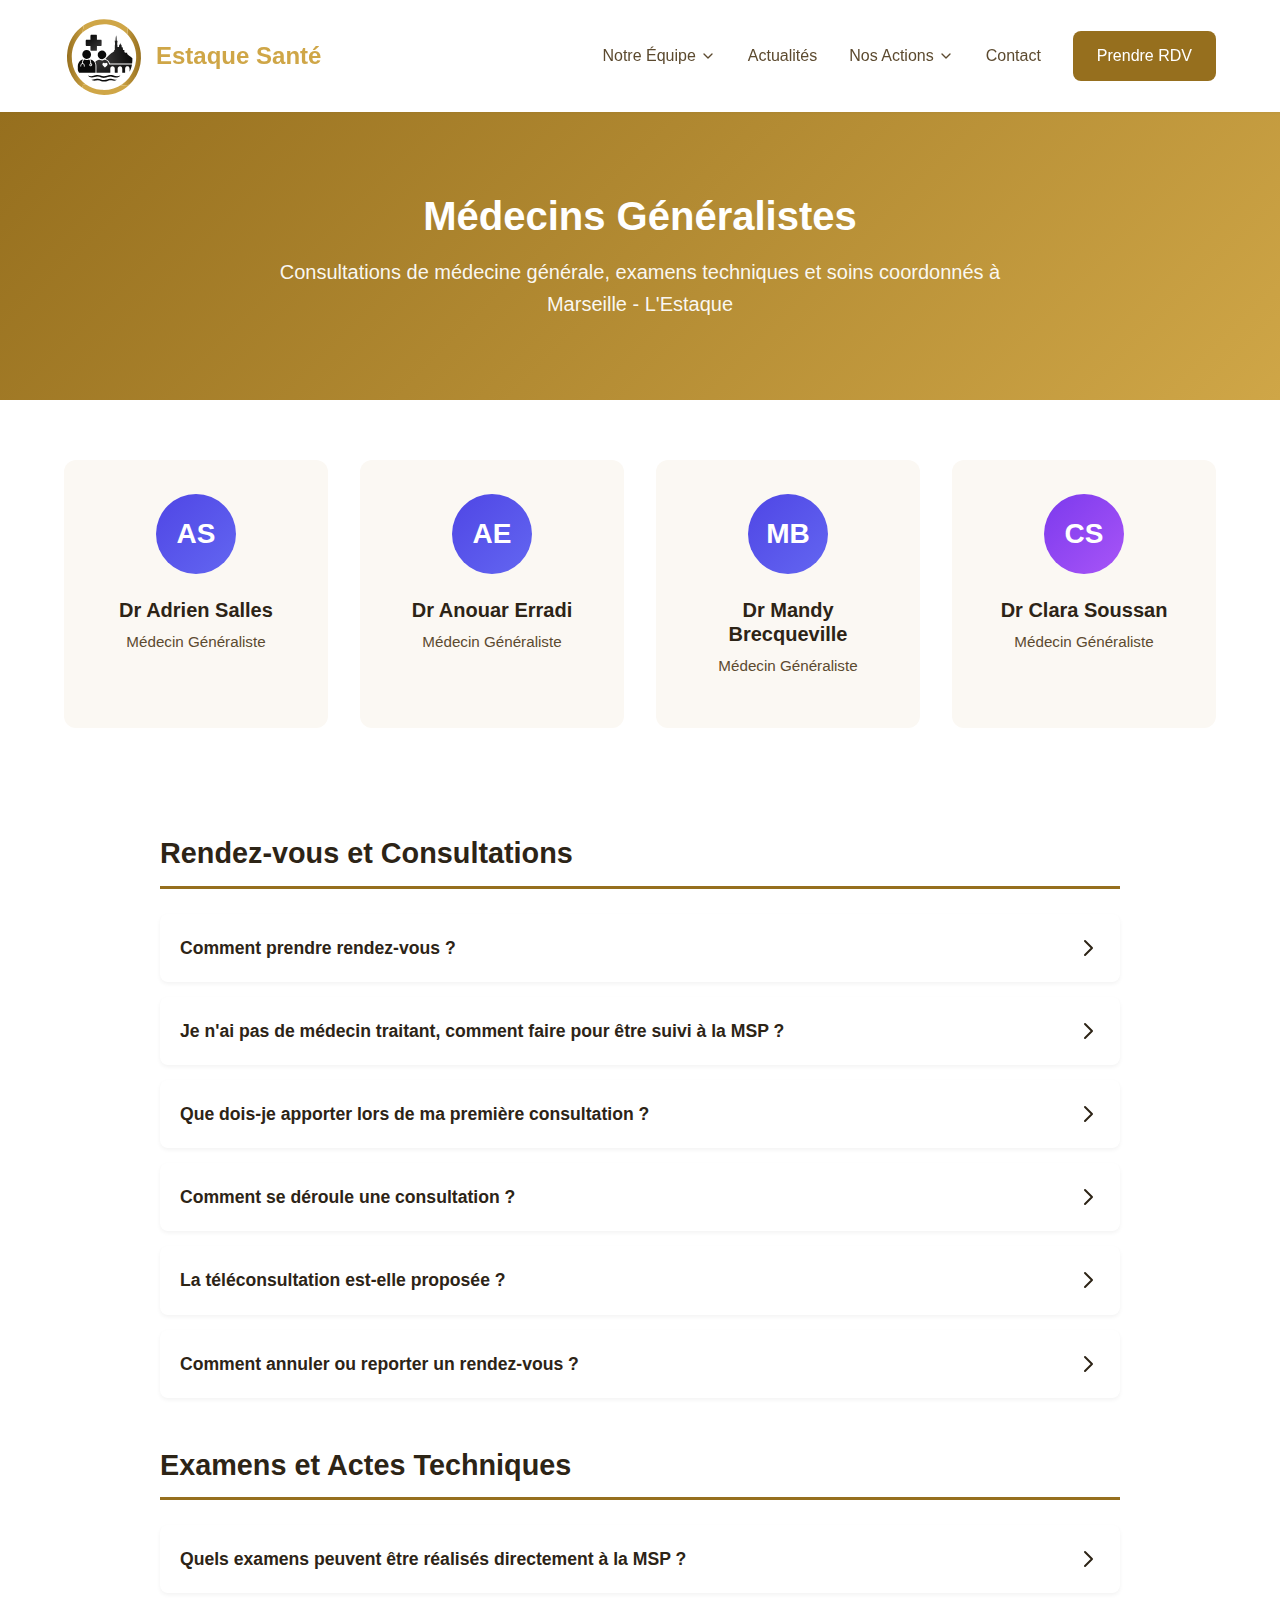
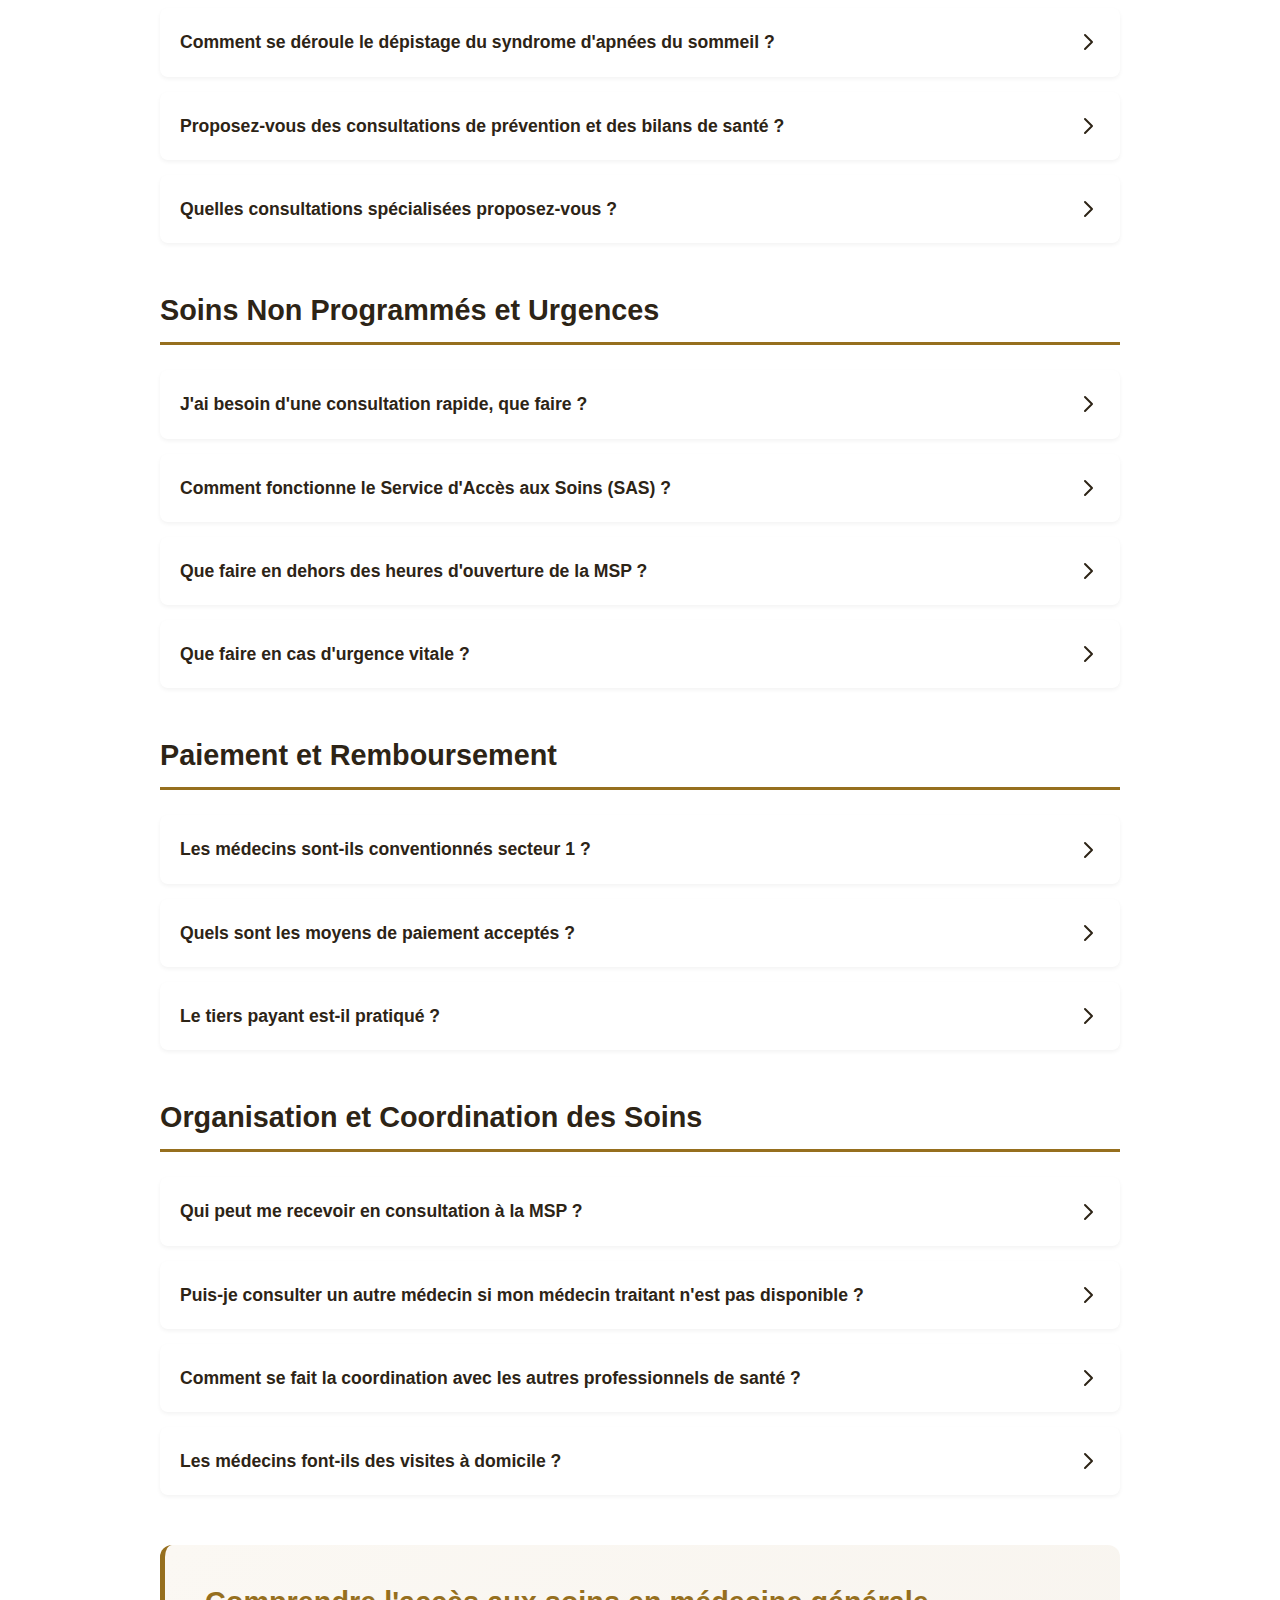
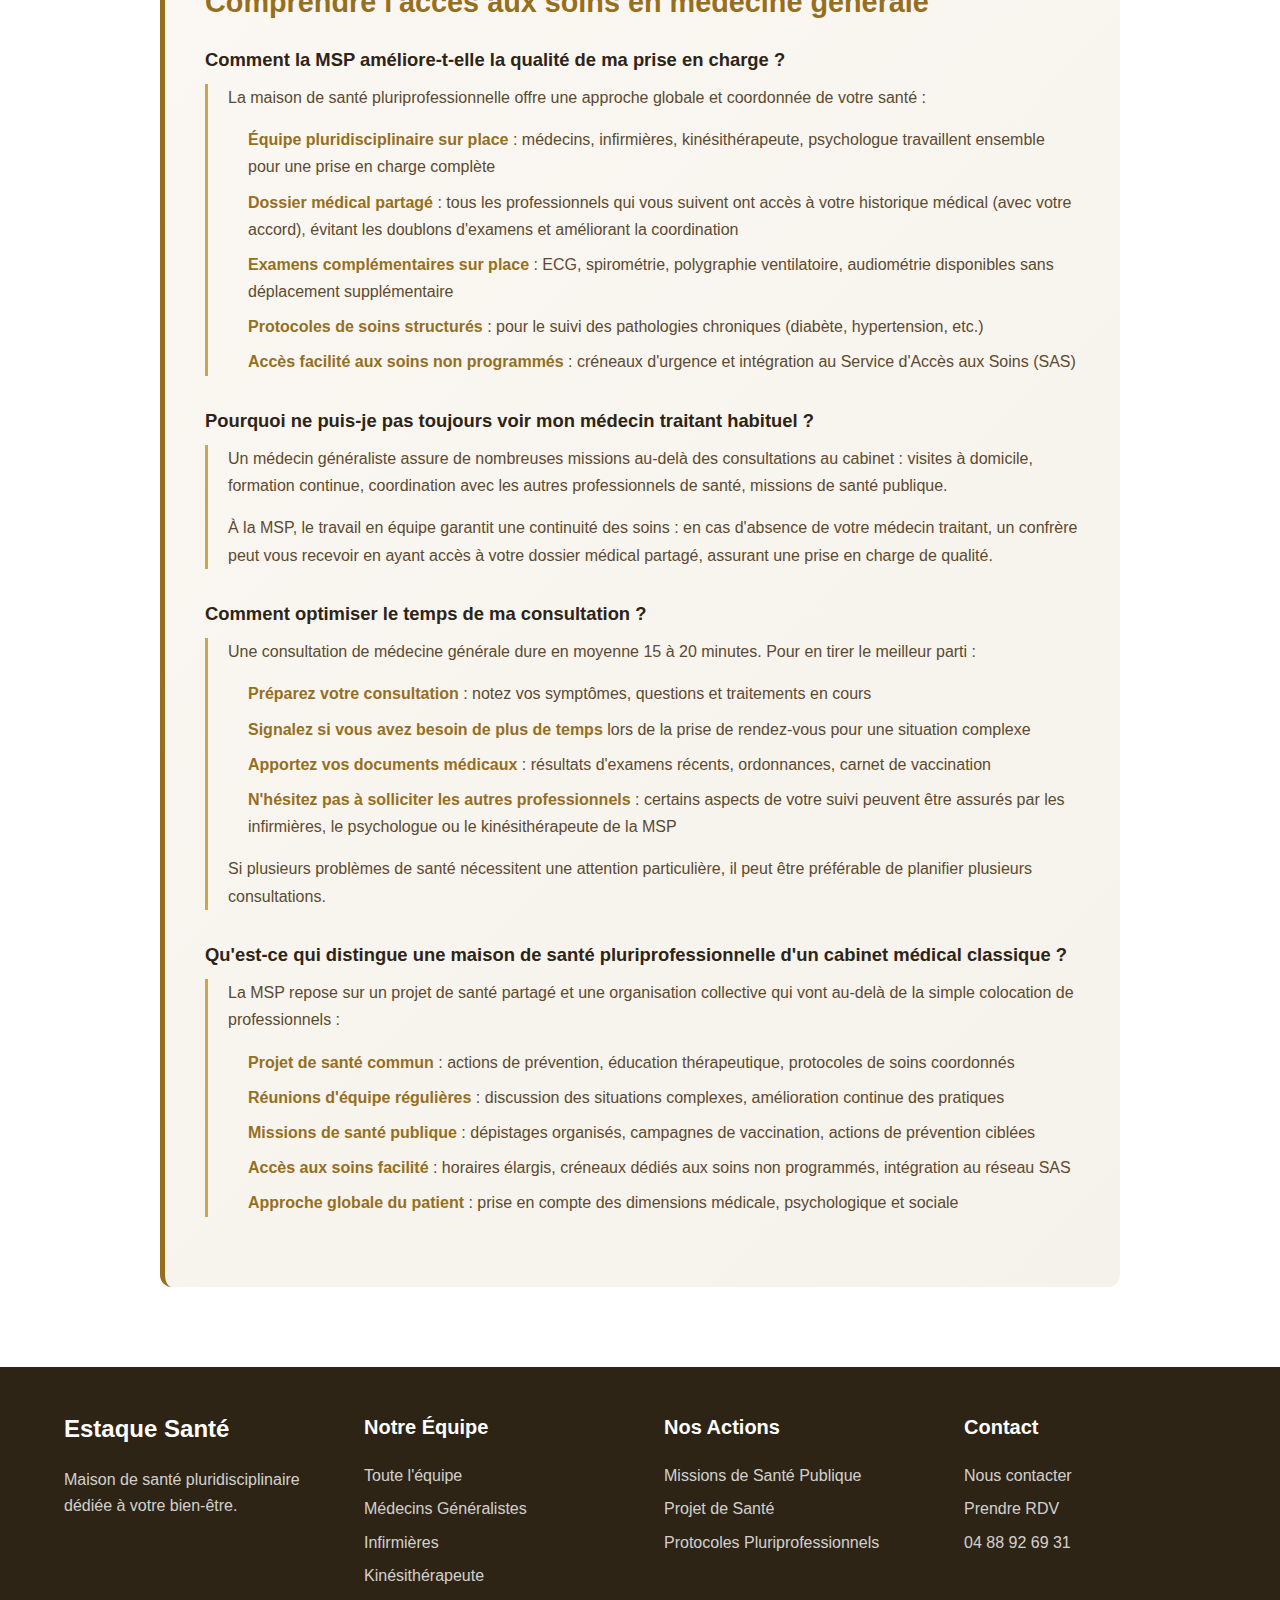
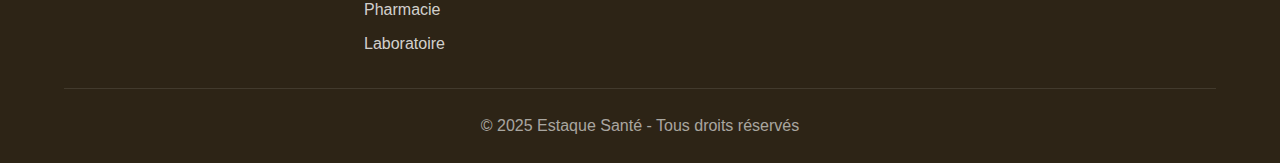
<file: medecins-generalistes.html>
<!DOCTYPE html>
<html lang="fr">
<head>
    <meta charset="UTF-8">
    <meta name="viewport" content="width=device-width, initial-scale=1.0">
    <title>Médecins Généralistes - MSP Estaque Gare</title>
    <link rel="icon" type="image/svg+xml" href="images/Design sans titre (3).svg">
    <link rel="stylesheet" href="css/style.css">
    <link rel="stylesheet" href="css/components.css">
</head>
<body>
    <nav class="navbar">
        <div class="container">
            <div class="nav-brand">
                <a href="index.html"><img src="images/Design sans titre (3).svg" alt="Logo Estaque Santé" class="nav-logo"></a>
                <h1><a href="index.html" style="color: inherit; text-decoration: none;">Estaque Santé</a></h1>
            </div>
            <ul class="nav-menu">
                <li class="nav-item dropdown">
                    <a class="nav-link dropdown-toggle">
                        Notre Équipe
                        <svg xmlns="http://www.w3.org/2000/svg" width="16" height="16" viewBox="0 0 24 24" fill="none" stroke="currentColor" stroke-width="2" stroke-linecap="round" stroke-linejoin="round">
                            <polyline points="6 9 12 15 18 9"></polyline>
                        </svg>
                    </a>
                    <div class="dropdown-menu">
                        <a href="index.html#equipe">Toute l'équipe</a>
                        <a href="medecins-generalistes.html">Médecins Généralistes</a>
                        <a href="infirmieres.html">Infirmières</a>
                        <a href="kinesitherapeute.html">Kinésithérapeute</a>
                        <a href="pharmacie.html">Pharmacie</a>
                        <a href="laboratoire.html">Laboratoire</a>
                    </div>
                </li>
                <li class="nav-item"><a href="index.html#actualites" class="nav-link">Actualités</a></li>
                <li class="nav-item dropdown">
                    <a class="nav-link dropdown-toggle">
                        Nos Actions
                        <svg xmlns="http://www.w3.org/2000/svg" width="16" height="16" viewBox="0 0 24 24" fill="none" stroke="currentColor" stroke-width="2" stroke-linecap="round" stroke-linejoin="round">
                            <polyline points="6 9 12 15 18 9"></polyline>
                        </svg>
                    </a>
                    <div class="dropdown-menu">
                        <a href="missions-sante-publique.html">Missions de Santé Publique</a>
                        <a href="projet-sante.html">Projet de Santé</a>
                        <a href="protocoles.html">Protocoles Pluriprofessionnels</a>
                    </div>
                </li>
                <li class="nav-item"><a href="index.html#contact" class="nav-link">Contact</a></li>
                <li class="nav-item"><a href="https://www.doctolib.fr/maison-de-sante/marseille/maison-de-sante-de-l-estaque-gare" target="_blank" rel="noopener" class="btn-primary">Prendre RDV</a></li>
            </ul>
            <div class="hamburger">
                <span></span>
                <span></span>
                <span></span>
            </div>
        </div>
    </nav>

    <section class="hero-specialite medecins">
        <h1>Médecins Généralistes</h1>
        <p>Consultations de médecine générale, examens techniques et soins coordonnés à Marseille - L'Estaque</p>
    </section>

    <section class="team-specialite container">
        <div class="container">
            <div class="team-grid">
                <div class="team-card">
                    <div class="team-avatar">
                        <div class="avatar-placeholder">AS</div>
                    </div>
                    <h4>Dr Adrien Salles</h4>
                    <p class="team-role">Médecin Généraliste</p>
                </div>
                <div class="team-card">
                    <div class="team-avatar">
                        <div class="avatar-placeholder">AE</div>
                    </div>
                    <h4>Dr Anouar Erradi</h4>
                    <p class="team-role">Médecin Généraliste</p>
                </div>
                <div class="team-card">
                    <div class="team-avatar">
                        <div class="avatar-placeholder">MB</div>
                    </div>
                    <h4>Dr Mandy Brecqueville</h4>
                    <p class="team-role">Médecin Généraliste</p>
                </div>
                <div class="team-card">
                    <div class="team-avatar">
                        <div class="avatar-placeholder">CS</div>
                    </div>
                    <h4>Dr Clara Soussan</h4>
                    <p class="team-role">Médecin Généraliste</p>
                </div>
            </div>
        </div>
    </section>

    <div class="faq-container">
        <div class="faq-section">
            <h2 class="faq-section-title">Rendez-vous et Consultations</h2>

            <div class="faq-item collapsed">
                <div class="faq-question">
                    Comment prendre rendez-vous ?
                    <svg class="faq-icon" fill="none" stroke="currentColor" viewBox="0 0 24 24">
                        <path stroke-linecap="round" stroke-linejoin="round" stroke-width="2" d="M19 9l-7 7-7-7"></path>
                    </svg>
                </div>
                <div class="faq-answer">
                    <p>Vous pouvez prendre rendez-vous de plusieurs façons :</p>
                    <ul>
                        <li><strong>En ligne</strong> : sur <a href="https://www.doctolib.fr/maison-de-sante/marseille/maison-de-sante-de-l-estaque-gare" target="_blank" rel="noopener">Doctolib</a>, disponible 24h/24</li>
                        <li><strong>Par téléphone</strong> : 04 88 92 69 31</li>
                        <li><strong>À l'accueil</strong> : directement sur place lors de nos horaires d'ouverture</li>
                    </ul>
                </div>
            </div>

            <div class="faq-item collapsed">
                <div class="faq-question">
                    Je n'ai pas de médecin traitant, comment faire pour être suivi à la MSP ?
                    <svg class="faq-icon" fill="none" stroke="currentColor" viewBox="0 0 24 24">
                        <path stroke-linecap="round" stroke-linejoin="round" stroke-width="2" d="M19 9l-7 7-7-7"></path>
                    </svg>
                </div>
                <div class="faq-answer">
                    <p>La MSP Estaque Gare accepte de nouveaux patients en tant que médecin traitant. Notre équipe compte 4 médecins généralistes.</p>
                    <p><strong>Démarche :</strong></p>
                    <ol>
                        <li>Prenez rendez-vous avec l'un de nos médecins via Doctolib ou par téléphone</li>
                        <li>Lors de cette première consultation, le médecin recueillera vos informations médicales</li>
                        <li>Si vous le souhaitez, vous pourrez procéder à la déclaration de médecin traitant en complétant le formulaire Cerfa n°12485</li>
                    </ol>
                    <p>Cette déclaration garantit un meilleur remboursement de vos consultations et un suivi médical coordonné.</p>
                </div>
            </div>

            <div class="faq-item collapsed">
                <div class="faq-question">
                    Que dois-je apporter lors de ma première consultation ?
                    <svg class="faq-icon" fill="none" stroke="currentColor" viewBox="0 0 24 24">
                        <path stroke-linecap="round" stroke-linejoin="round" stroke-width="2" d="M19 9l-7 7-7-7"></path>
                    </svg>
                </div>
                <div class="faq-answer">
                    <p>Pour faciliter votre prise en charge, pensez à apporter :</p>
                    <ul>
                        <li>Votre <strong>carte Vitale</strong> à jour et celle de votre mutuelle</li>
                        <li>Vos <strong>ordonnances en cours</strong> et traitements actuels</li>
                        <li>Les <strong>résultats d'examens récents</strong> (analyses de sang, radiographies, etc.)</li>
                        <li>Votre <strong>carnet de santé</strong> ou carnet de vaccination si disponible</li>
                        <li>La liste de vos allergies et antécédents médicaux</li>
                    </ul>
                </div>
            </div>

            <div class="faq-item collapsed">
                <div class="faq-question">
                    Comment se déroule une consultation ?
                    <svg class="faq-icon" fill="none" stroke="currentColor" viewBox="0 0 24 24">
                        <path stroke-linecap="round" stroke-linejoin="round" stroke-width="2" d="M19 9l-7 7-7-7"></path>
                    </svg>
                </div>
                <div class="faq-answer">
                    <p>La consultation à la MSP Estaque Gare suit un parcours coordonné :</p>
                    <ol>
                        <li><strong>Pré-consultation</strong> : Un assistant médical peut effectuer des mesures préliminaires (tension, poids, taille) si nécessaire</li>
                        <li><strong>Consultation médicale</strong> : Entretien avec le médecin, examen clinique, prescription si besoin</li>
                        <li><strong>Coordination des soins</strong> : Orientation vers d'autres professionnels de la MSP si nécessaire (infirmier, kinésithérapeute, psychologue)</li>
                    </ol>
                    <p>Une consultation dure en moyenne 15 à 20 minutes. Si vous avez besoin de plus de temps pour une situation complexe, n'hésitez pas à le signaler lors de la prise de rendez-vous.</p>
                </div>
            </div>

            <div class="faq-item collapsed">
                <div class="faq-question">
                    La téléconsultation est-elle proposée ?
                    <svg class="faq-icon" fill="none" stroke="currentColor" viewBox="0 0 24 24">
                        <path stroke-linecap="round" stroke-linejoin="round" stroke-width="2" d="M19 9l-7 7-7-7"></path>
                    </svg>
                </div>
                <div class="faq-answer">
                    <p>Oui, la MSP propose des téléconsultations pour certaines situations ne nécessitant pas d'examen clinique en présentiel.</p>
                    <p>Les téléconsultations sont particulièrement adaptées pour :</p>
                    <ul>
                        <li>Le renouvellement d'ordonnances</li>
                        <li>Le suivi de pathologies chroniques stabilisées</li>
                        <li>L'interprétation de résultats d'examens</li>
                        <li>Les conseils médicaux</li>
                    </ul>
                    <p>Les créneaux de téléconsultation sont disponibles sur Doctolib.</p>
                </div>
            </div>

            <div class="faq-item collapsed">
                <div class="faq-question">
                    Comment annuler ou reporter un rendez-vous ?
                    <svg class="faq-icon" fill="none" stroke="currentColor" viewBox="0 0 24 24">
                        <path stroke-linecap="round" stroke-linejoin="round" stroke-width="2" d="M19 9l-7 7-7-7"></path>
                    </svg>
                </div>
                <div class="faq-answer">
                    <p>Si vous ne pouvez pas vous présenter à votre rendez-vous, merci de l'annuler le plus tôt possible afin de libérer le créneau pour un autre patient.</p>
                    <p><strong>Annulation :</strong></p>
                    <ul>
                        <li>Directement sur <strong>Doctolib</strong> (recommandé)</li>
                        <li>Par téléphone au <strong>04 88 92 69 31</strong></li>
                    </ul>
                    <p>Nous vous recommandons d'annuler au moins 24 heures à l'avance.</p>
                </div>
            </div>
        </div>

        <div class="faq-section">
            <h2 class="faq-section-title">Examens et Actes Techniques</h2>

            <div class="faq-item collapsed">
                <div class="faq-question">
                    Quels examens peuvent être réalisés directement à la MSP ?
                    <svg class="faq-icon" fill="none" stroke="currentColor" viewBox="0 0 24 24">
                        <path stroke-linecap="round" stroke-linejoin="round" stroke-width="2" d="M19 9l-7 7-7-7"></path>
                    </svg>
                </div>
                <div class="faq-answer">
                    <p>La MSP Estaque Gare dispose d'équipements permettant de réaliser plusieurs examens complémentaires sur place, évitant des déplacements supplémentaires :</p>
                    <ul>
                        <li><strong>Électrocardiogramme (ECG)</strong> : examen du rythme cardiaque, utile en cas de douleurs thoraciques, palpitations, ou dans le cadre du suivi cardiovasculaire</li>
                        <li><strong>Spirométrie</strong> : mesure de la fonction respiratoire, indiquée pour l'asthme, la BPCO et autres pathologies pulmonaires</li>
                        <li><strong>Polygraphie ventilatoire</strong> : dépistage du syndrome d'apnées du sommeil, réalisé à domicile avec un appareil fourni par la MSP</li>
                        <li><strong>Audiométrie</strong> : test auditif pour évaluer l'acuité auditive</li>
                    </ul>
                    <p>Ces examens sont réalisés sur prescription médicale lors d'une consultation ou dans le cadre d'un suivi.</p>
                </div>
            </div>

            <div class="faq-item collapsed">
                <div class="faq-question">
                    Comment se déroule le dépistage du syndrome d'apnées du sommeil ?
                    <svg class="faq-icon" fill="none" stroke="currentColor" viewBox="0 0 24 24">
                        <path stroke-linecap="round" stroke-linejoin="round" stroke-width="2" d="M19 9l-7 7-7-7"></path>
                    </svg>
                </div>
                <div class="faq-answer">
                    <p>Le syndrome d'apnées du sommeil se manifeste par des ronflements, des pauses respiratoires nocturnes et une fatigue diurne. Son dépistage est important car il peut entraîner des complications cardiovasculaires.</p>
                    <p><strong>Déroulement du dépistage à la MSP :</strong></p>
                    <ol>
                        <li>Consultation médicale pour évaluer vos symptômes</li>
                        <li>Prescription d'une polygraphie ventilatoire</li>
                        <li>Remise d'un appareil d'enregistrement à porter une nuit à domicile</li>
                        <li>Restitution de l'appareil et analyse des résultats</li>
                        <li>Consultation de suivi pour interpréter les résultats et mettre en place un traitement si nécessaire</li>
                    </ol>
                    <p>Cet examen simple et non invasif permet un diagnostic rapide sans hospitalisation.</p>
                </div>
            </div>

            <div class="faq-item collapsed">
                <div class="faq-question">
                    Proposez-vous des consultations de prévention et des bilans de santé ?
                    <svg class="faq-icon" fill="none" stroke="currentColor" viewBox="0 0 24 24">
                        <path stroke-linecap="round" stroke-linejoin="round" stroke-width="2" d="M19 9l-7 7-7-7"></path>
                    </svg>
                </div>
                <div class="faq-answer">
                    <p>Oui, la prévention fait partie intégrante de notre approche médicale. Nous proposons :</p>
                    <ul>
                        <li><strong>Mon Bilan Prévention</strong> : dispositif de l'Assurance Maladie pour faire le point sur votre santé à des âges clés (entre 18-25 ans, 45-50 ans, 60-65 ans)</li>
                        <li><strong>Dépistages organisés</strong> : cancer du sein, cancer colorectal, selon les recommandations nationales</li>
                        <li><strong>Bilans cardiovasculaires</strong> : avec ECG et évaluation des facteurs de risque</li>
                        <li><strong>Dépistage du diabète</strong> et des dyslipidémies</li>
                        <li><strong>Évaluation respiratoire</strong> : spirométrie pour fumeurs ou expositions professionnelles</li>
                        <li><strong>Vaccinations</strong> : grippe, COVID-19, rappels du calendrier vaccinal</li>
                    </ul>
                </div>
            </div>

            <div class="faq-item collapsed">
                <div class="faq-question">
                    Quelles consultations spécialisées proposez-vous ?
                    <svg class="faq-icon" fill="none" stroke="currentColor" viewBox="0 0 24 24">
                        <path stroke-linecap="round" stroke-linejoin="round" stroke-width="2" d="M19 9l-7 7-7-7"></path>
                    </svg>
                </div>
                <div class="faq-answer">
                    <p>Au-delà de la médecine générale courante, nos médecins assurent également des consultations spécifiques :</p>
                    <ul>
                        <li><strong>Pédiatrie</strong> : suivi des nourrissons, enfants et adolescents, vaccinations, certificats de sport</li>
                        <li><strong>Gynécologie</strong> : consultation gynécologique, contraception, dépistage, suivi</li>
                        <li><strong>Suivi de grossesse</strong> : consultations prénatales, surveillance de la grossesse en coordination avec votre sage-femme ou gynécologue</li>
                    </ul>
                    <p>Ces consultations sont assurées par les médecins généralistes formés à ces domaines.</p>
                </div>
            </div>
        </div>

        <div class="faq-section">
            <h2 class="faq-section-title">Soins Non Programmés et Urgences</h2>

            <div class="faq-item collapsed">
                <div class="faq-question">
                    J'ai besoin d'une consultation rapide, que faire ?
                    <svg class="faq-icon" fill="none" stroke="currentColor" viewBox="0 0 24 24">
                        <path stroke-linecap="round" stroke-linejoin="round" stroke-width="2" d="M19 9l-7 7-7-7"></path>
                    </svg>
                </div>
                <div class="faq-answer">
                    <p>Pour un soin nécessitant une prise en charge rapide mais ne relevant pas de l'urgence vitale :</p>
                    <ul>
                        <li><strong>Créneaux d'urgence sur Doctolib</strong> : consultez notre planning en ligne, des créneaux sont réservés pour les consultations non programmées le jour même</li>
                        <li><strong>Appel au secrétariat</strong> : 04 88 92 69 31, nous ferons notre possible pour vous proposer un rendez-vous rapide</li>
                        <li><strong>Service d'Accès aux Soins (SAS)</strong> : en l'absence de disponibilité immédiate, composez le 15. Après régulation médicale, vous pourrez obtenir un rendez-vous rapide à la MSP ou dans une autre structure de proximité</li>
                    </ul>
                </div>
            </div>

            <div class="faq-item collapsed">
                <div class="faq-question">
                    Comment fonctionne le Service d'Accès aux Soins (SAS) ?
                    <svg class="faq-icon" fill="none" stroke="currentColor" viewBox="0 0 24 24">
                        <path stroke-linecap="round" stroke-linejoin="round" stroke-width="2" d="M19 9l-7 7-7-7"></path>
                    </svg>
                </div>
                <div class="faq-answer">
                    <p>Le SAS est un dispositif national accessible via le <strong>15</strong> qui facilite l'accès aux soins non programmés.</p>
                    <p><strong>Fonctionnement :</strong></p>
                    <ol>
                        <li>Vous composez le <strong>15</strong> pour un besoin de consultation rapide</li>
                        <li>Un assistant de régulation médicale évalue votre demande</li>
                        <li>Si nécessaire, un médecin régulateur vous conseille par téléphone</li>
                        <li>Un rendez-vous est programmé dans un délai adapté (idéalement sous 48h) dans une structure de proximité, comme la MSP</li>
                    </ol>
                    <p>La MSP Estaque Gare est intégrée au réseau SAS et dispose de créneaux dédiés pour accueillir les patients orientés par ce service.</p>
                </div>
            </div>

            <div class="faq-item collapsed">
                <div class="faq-question">
                    Que faire en dehors des heures d'ouverture de la MSP ?
                    <svg class="faq-icon" fill="none" stroke="currentColor" viewBox="0 0 24 24">
                        <path stroke-linecap="round" stroke-linejoin="round" stroke-width="2" d="M19 9l-7 7-7-7"></path>
                    </svg>
                </div>
                <div class="faq-answer">
                    <p>En dehors des horaires d'ouverture (le soir, la nuit, le week-end et jours fériés), plusieurs solutions s'offrent à vous :</p>
                    <ul>
                        <li><strong>SOS Médecins</strong> : 04 92 52 91 52 (visites à domicile et consultations)</li>
                        <li><strong>Service d'Accès aux Soins (SAS)</strong> : 15 (orientation et conseil médical)</li>
                        <li><strong>Médecin de garde</strong> : renseignements via le 15</li>
                    </ul>
                </div>
            </div>

            <div class="faq-item collapsed">
                <div class="faq-question">
                    Que faire en cas d'urgence vitale ?
                    <svg class="faq-icon" fill="none" stroke="currentColor" viewBox="0 0 24 24">
                        <path stroke-linecap="round" stroke-linejoin="round" stroke-width="2" d="M19 9l-7 7-7-7"></path>
                    </svg>
                </div>
                <div class="faq-answer">
                    <div class="highlight-box">
                        <p><strong>En cas d'urgence vitale (douleur thoracique, difficulté respiratoire sévère, perte de connaissance, accident grave), contactez immédiatement :</strong></p>
                        <ul>
                            <li><strong>15</strong> : SAMU</li>
                            <li><strong>112</strong> : Numéro d'urgence européen</li>
                            <li><strong>114</strong> : Numéro d'urgence pour personnes sourdes ou malentendantes (SMS)</li>
                        </ul>
                    </div>
                </div>
            </div>
        </div>

        <div class="faq-section">
            <h2 class="faq-section-title">Paiement et Remboursement</h2>

            <div class="faq-item collapsed">
                <div class="faq-question">
                    Les médecins sont-ils conventionnés secteur 1 ?
                    <svg class="faq-icon" fill="none" stroke="currentColor" viewBox="0 0 24 24">
                        <path stroke-linecap="round" stroke-linejoin="round" stroke-width="2" d="M19 9l-7 7-7-7"></path>
                    </svg>
                </div>
                <div class="faq-answer">
                    <p>Oui, tous les médecins de la MSP Estaque Gare sont conventionnés secteur 1. Ils pratiquent les tarifs fixés par la Sécurité sociale, garantissant un remboursement optimal.</p>
                </div>
            </div>

            <div class="faq-item collapsed">
                <div class="faq-question">
                    Quels sont les moyens de paiement acceptés ?
                    <svg class="faq-icon" fill="none" stroke="currentColor" viewBox="0 0 24 24">
                        <path stroke-linecap="round" stroke-linejoin="round" stroke-width="2" d="M19 9l-7 7-7-7"></path>
                    </svg>
                </div>
                <div class="faq-answer">
                    <p>La MSP accepte les moyens de paiement suivants :</p>
                    <ul>
                        <li>Carte bancaire</li>
                        <li>Espèces</li>
                    </ul>
                </div>
            </div>

            <div class="faq-item collapsed">
                <div class="faq-question">
                    Le tiers payant est-il pratiqué ?
                    <svg class="faq-icon" fill="none" stroke="currentColor" viewBox="0 0 24 24">
                        <path stroke-linecap="round" stroke-linejoin="round" stroke-width="2" d="M19 9l-7 7-7-7"></path>
                    </svg>
                </div>
                <div class="faq-answer">
                    <p>Le tiers payant peut être pratiqué selon votre situation :</p>
                    <ul>
                        <li><strong>Tiers payant obligatoire</strong> : pour les bénéficiaires de la CSS (Complémentaire Santé Solidaire), les patients en ALD (Affection Longue Durée), et les femmes enceintes</li>
                        <li><strong>Tiers payant facultatif</strong> : pour les autres patients, selon les possibilités de télétransmission avec votre mutuelle</li>
                    </ul>
                    <p><strong>Important :</strong> Pensez à mettre à jour votre carte Vitale régulièrement dans une borne disponible en pharmacie ou à la MSP pour faciliter la télétransmission.</p>
                </div>
            </div>
        </div>

        <div class="faq-section">
            <h2 class="faq-section-title">Organisation et Coordination des Soins</h2>

            <div class="faq-item collapsed">
                <div class="faq-question">
                    Qui peut me recevoir en consultation à la MSP ?
                    <svg class="faq-icon" fill="none" stroke="currentColor" viewBox="0 0 24 24">
                        <path stroke-linecap="round" stroke-linejoin="round" stroke-width="2" d="M19 9l-7 7-7-7"></path>
                    </svg>
                </div>
                <div class="faq-answer">
                    <p>Les consultations de médecine générale peuvent être assurées par :</p>
                    <ul>
                        <li><strong>4 médecins généralistes titulaires</strong> exerçant à la MSP</li>
                        <li><strong>Médecins remplaçants</strong> assurant la continuité des soins en cas d'absence</li>
                        <li><strong>Internes en médecine</strong> (étudiants en 3ème cycle), sous supervision d'un médecin senior</li>
                        <li><strong>Infirmiers en Pratique Avancée (IPA)</strong> pour certains suivis de pathologies chroniques</li>
                    </ul>
                    <p>Les <strong>assistants médicaux</strong> interviennent en soutien pour les pré-consultations et les tâches administratives.</p>
                </div>
            </div>

            <div class="faq-item collapsed">
                <div class="faq-question">
                    Puis-je consulter un autre médecin si mon médecin traitant n'est pas disponible ?
                    <svg class="faq-icon" fill="none" stroke="currentColor" viewBox="0 0 24 24">
                        <path stroke-linecap="round" stroke-linejoin="round" stroke-width="2" d="M19 9l-7 7-7-7"></path>
                    </svg>
                </div>
                <div class="faq-answer">
                    <p>Oui, l'un des avantages de la maison de santé pluriprofessionnelle est le travail en équipe. En cas d'absence de votre médecin traitant, un de ses confrères peut vous recevoir.</p>
                    <p>Grâce au dossier médical partagé, le médecin qui vous reçoit aura accès à votre historique médical et pourra assurer une continuité de soins de qualité.</p>
                </div>
            </div>

            <div class="faq-item collapsed">
                <div class="faq-question">
                    Comment se fait la coordination avec les autres professionnels de santé ?
                    <svg class="faq-icon" fill="none" stroke="currentColor" viewBox="0 0 24 24">
                        <path stroke-linecap="round" stroke-linejoin="round" stroke-width="2" d="M19 9l-7 7-7-7"></path>
                    </svg>
                </div>
                <div class="faq-answer">
                    <p>La MSP facilite la coordination entre professionnels de santé pour une prise en charge globale :</p>
                    <ul>
                        <li><strong>Dossier médical partagé</strong> entre les professionnels de la MSP (avec votre accord)</li>
                        <li><strong>Orientation facilitée</strong> vers les infirmières, le kinésithérapeute ou la psychologue de la structure</li>
                        <li><strong>Protocoles de soins coordonnés</strong> pour le suivi des maladies chroniques</li>
                        <li><strong>Réunions d'équipe</strong> pour discuter des situations complexes</li>
                    </ul>
                    <p>Cette organisation évite les doublons d'examens et améliore la qualité de votre prise en charge.</p>
                </div>
            </div>

            <div class="faq-item collapsed">
                <div class="faq-question">
                    Les médecins font-ils des visites à domicile ?
                    <svg class="faq-icon" fill="none" stroke="currentColor" viewBox="0 0 24 24">
                        <path stroke-linecap="round" stroke-linejoin="round" stroke-width="2" d="M19 9l-7 7-7-7"></path>
                    </svg>
                </div>
                <div class="faq-answer">
                    <p>Oui, les visites à domicile sont possibles pour les patients dans l'impossibilité de se déplacer à la MSP pour des raisons médicales.</p>
                    <p>Elles sont organisées en fonction des disponibilités des médecins et de l'urgence de la situation. Pour en faire la demande, contactez le secrétariat au 04 88 92 69 31.</p>
                </div>
            </div>
        </div>

        <div class="interview-section">
            <h2>Comprendre l'accès aux soins en médecine générale</h2>

            <div class="interview-qa">
                <p class="interview-question">Comment la MSP améliore-t-elle la qualité de ma prise en charge ?</p>
                <div class="interview-answer">
                    <p>La maison de santé pluriprofessionnelle offre une approche globale et coordonnée de votre santé :</p>
                    <ul>
                        <li><strong>Équipe pluridisciplinaire sur place</strong> : médecins, infirmières, kinésithérapeute, psychologue travaillent ensemble pour une prise en charge complète</li>
                        <li><strong>Dossier médical partagé</strong> : tous les professionnels qui vous suivent ont accès à votre historique médical (avec votre accord), évitant les doublons d'examens et améliorant la coordination</li>
                        <li><strong>Examens complémentaires sur place</strong> : ECG, spirométrie, polygraphie ventilatoire, audiométrie disponibles sans déplacement supplémentaire</li>
                        <li><strong>Protocoles de soins structurés</strong> : pour le suivi des pathologies chroniques (diabète, hypertension, etc.)</li>
                        <li><strong>Accès facilité aux soins non programmés</strong> : créneaux d'urgence et intégration au Service d'Accès aux Soins (SAS)</li>
                    </ul>
                </div>
            </div>

            <div class="interview-qa">
                <p class="interview-question">Pourquoi ne puis-je pas toujours voir mon médecin traitant habituel ?</p>
                <div class="interview-answer">
                    <p>Un médecin généraliste assure de nombreuses missions au-delà des consultations au cabinet : visites à domicile, formation continue, coordination avec les autres professionnels de santé, missions de santé publique.</p>
                    <p>À la MSP, le travail en équipe garantit une continuité des soins : en cas d'absence de votre médecin traitant, un confrère peut vous recevoir en ayant accès à votre dossier médical partagé, assurant une prise en charge de qualité.</p>
                </div>
            </div>

            <div class="interview-qa">
                <p class="interview-question">Comment optimiser le temps de ma consultation ?</p>
                <div class="interview-answer">
                    <p>Une consultation de médecine générale dure en moyenne 15 à 20 minutes. Pour en tirer le meilleur parti :</p>
                    <ul>
                        <li><strong>Préparez votre consultation</strong> : notez vos symptômes, questions et traitements en cours</li>
                        <li><strong>Signalez si vous avez besoin de plus de temps</strong> lors de la prise de rendez-vous pour une situation complexe</li>
                        <li><strong>Apportez vos documents médicaux</strong> : résultats d'examens récents, ordonnances, carnet de vaccination</li>
                        <li><strong>N'hésitez pas à solliciter les autres professionnels</strong> : certains aspects de votre suivi peuvent être assurés par les infirmières, le psychologue ou le kinésithérapeute de la MSP</li>
                    </ul>
                    <p>Si plusieurs problèmes de santé nécessitent une attention particulière, il peut être préférable de planifier plusieurs consultations.</p>
                </div>
            </div>

            <div class="interview-qa">
                <p class="interview-question">Qu'est-ce qui distingue une maison de santé pluriprofessionnelle d'un cabinet médical classique ?</p>
                <div class="interview-answer">
                    <p>La MSP repose sur un projet de santé partagé et une organisation collective qui vont au-delà de la simple colocation de professionnels :</p>
                    <ul>
                        <li><strong>Projet de santé commun</strong> : actions de prévention, éducation thérapeutique, protocoles de soins coordonnés</li>
                        <li><strong>Réunions d'équipe régulières</strong> : discussion des situations complexes, amélioration continue des pratiques</li>
                        <li><strong>Missions de santé publique</strong> : dépistages organisés, campagnes de vaccination, actions de prévention ciblées</li>
                        <li><strong>Accès aux soins facilité</strong> : horaires élargis, créneaux dédiés aux soins non programmés, intégration au réseau SAS</li>
                        <li><strong>Approche globale du patient</strong> : prise en compte des dimensions médicale, psychologique et sociale</li>
                    </ul>
                </div>
            </div>
        </div>
    </div>

    <footer class="footer">
        <div class="container">
            <div class="footer-content">
                <div class="footer-section">
                    <h3>Estaque Santé</h3>
                    <p>Maison de santé pluridisciplinaire dédiée à votre bien-être.</p>
                </div>
                <div class="footer-section">
                    <h4>Notre Équipe</h4>
                    <ul>
                        <li><a href="index.html#equipe">Toute l'équipe</a></li>
                        <li><a href="medecins-generalistes.html">Médecins Généralistes</a></li>
                        <li><a href="infirmieres.html">Infirmières</a></li>
                        <li><a href="kinesitherapeute.html">Kinésithérapeute</a></li>
                        <li><a href="pharmacie.html">Pharmacie</a></li>
                        <li><a href="laboratoire.html">Laboratoire</a></li>
                    </ul>
                </div>
                <div class="footer-section">
                    <h4>Nos Actions</h4>
                    <ul>
                        <li><a href="missions-sante-publique.html">Missions de Santé Publique</a></li>
                        <li><a href="projet-sante.html">Projet de Santé</a></li>
                        <li><a href="protocoles.html">Protocoles Pluriprofessionnels</a></li>
                    </ul>
                </div>
                <div class="footer-section">
                    <h4>Contact</h4>
                    <ul>
                        <li><a href="index.html#contact">Nous contacter</a></li>
                        <li><a href="https://www.doctolib.fr/maison-de-sante/marseille/maison-de-sante-de-l-estaque-gare" target="_blank" rel="noopener">Prendre RDV</a></li>
                        <li><a href="tel:0488926931">04 88 92 69 31</a></li>
                    </ul>
                </div>
            </div>
            <div class="footer-bottom">
                <p>&copy; 2025 Estaque Santé - Tous droits réservés</p>
            </div>
        </div>
    </footer>

    <script src="js/script.js"></script>
</body>
</html>
</file>
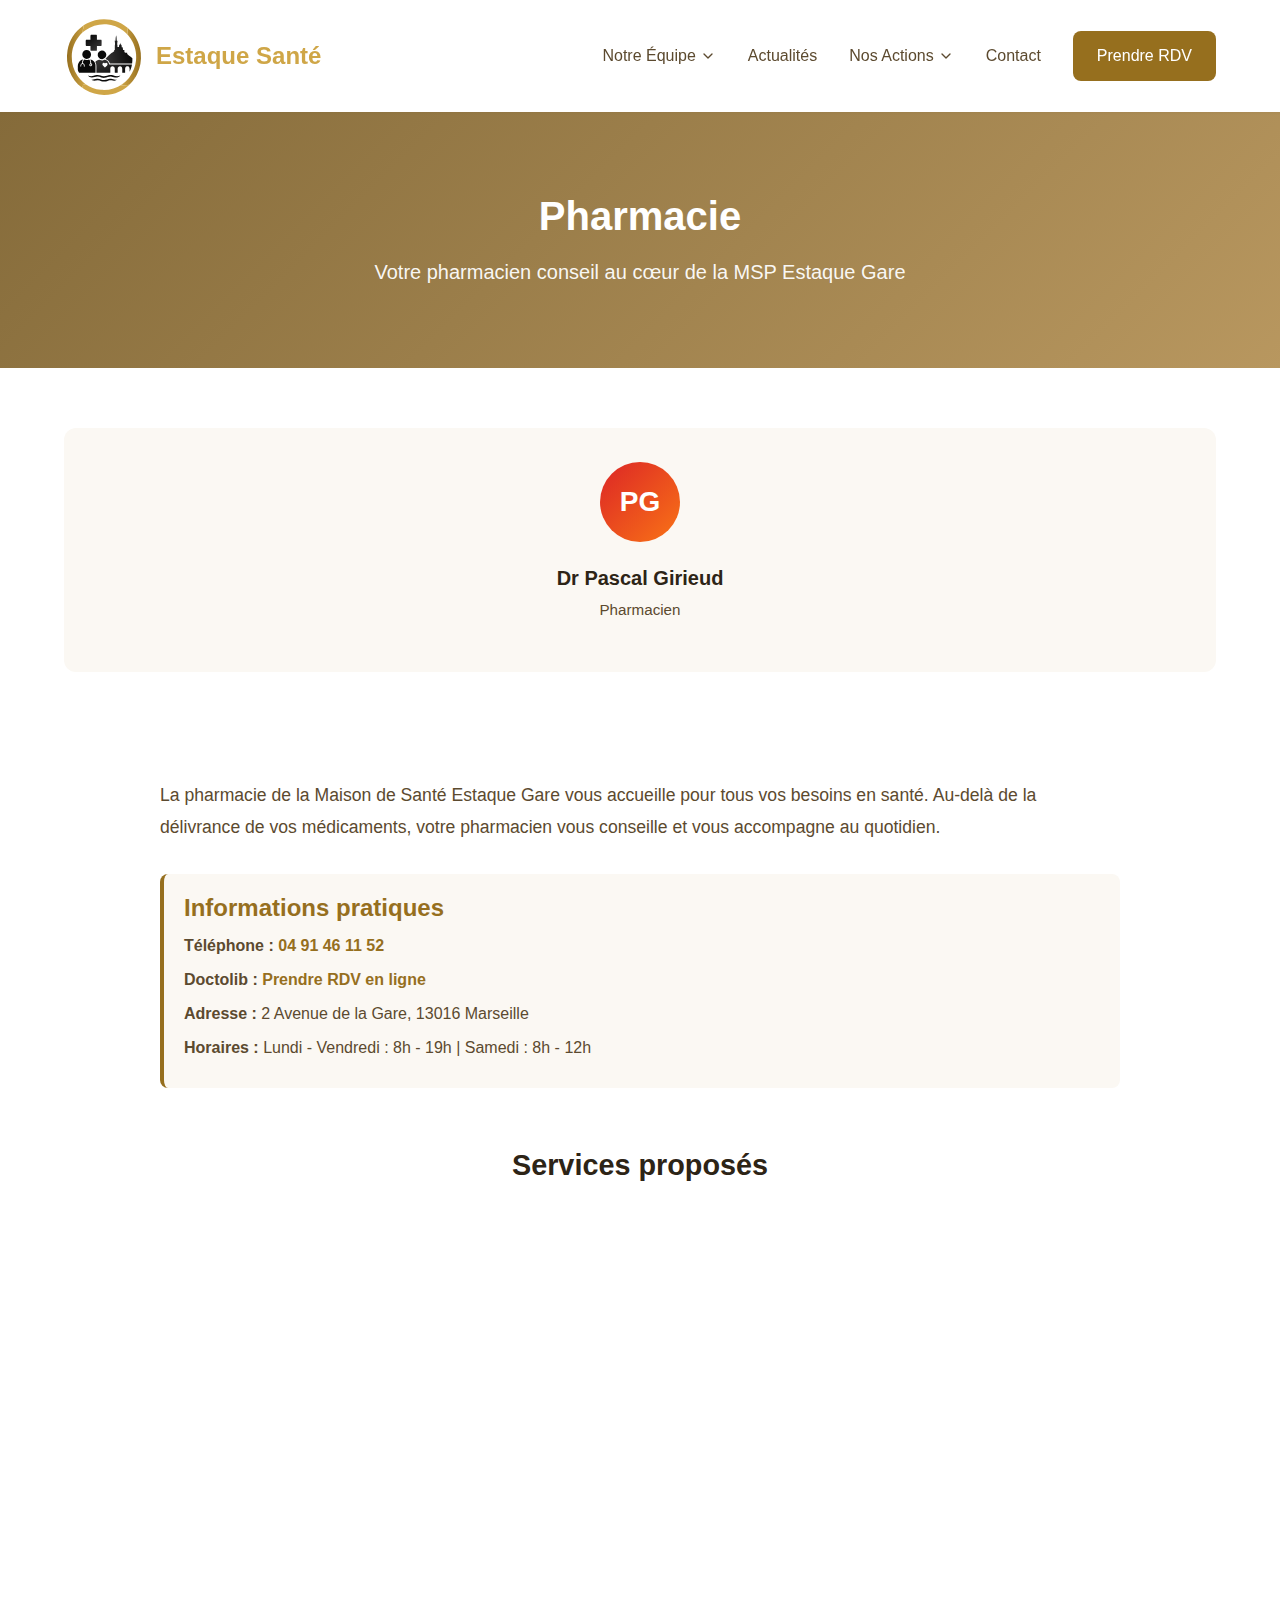
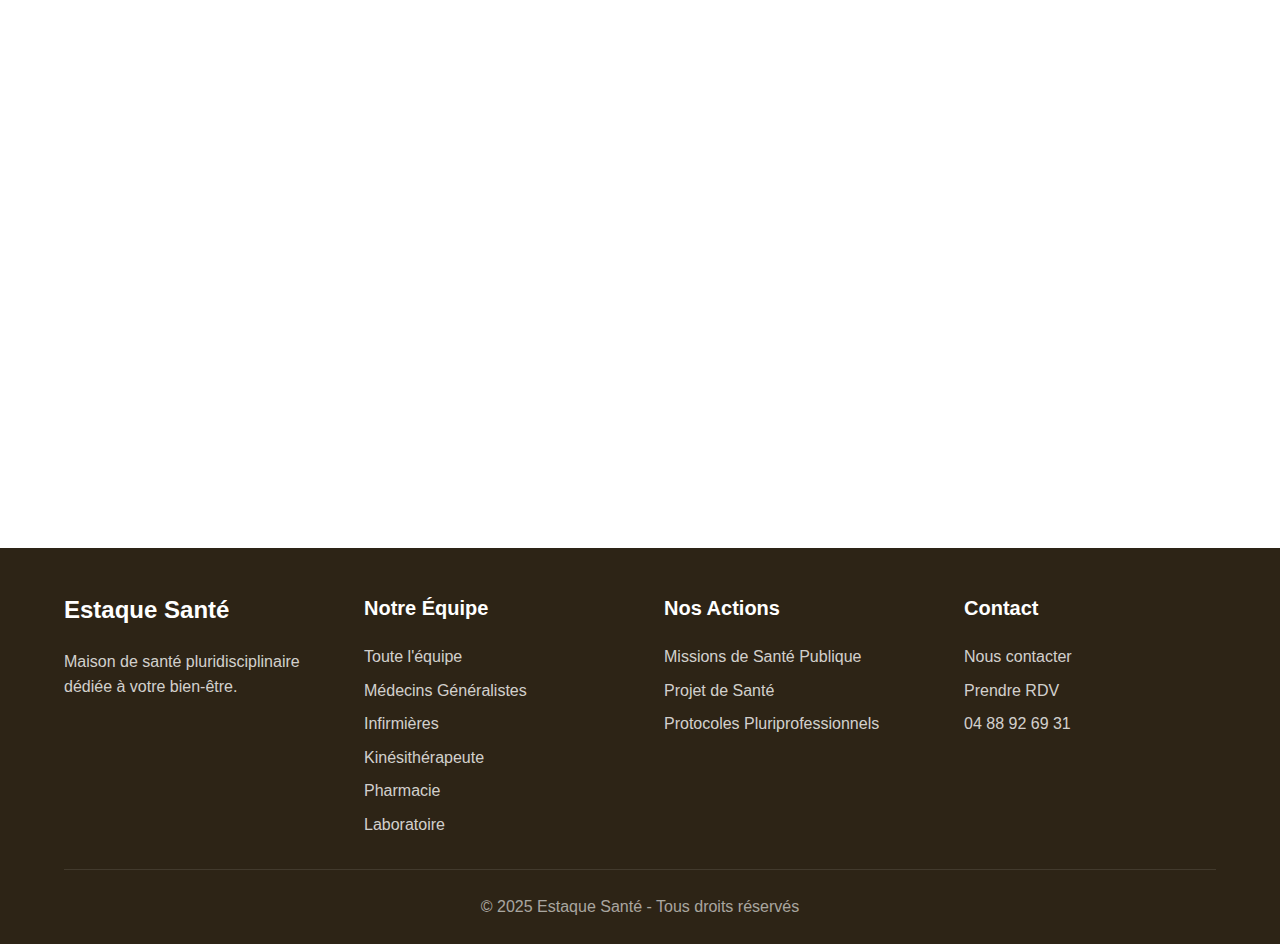
<file: pharmacie.html>
<!DOCTYPE html>
<html lang="fr">
<head>
    <meta charset="UTF-8">
    <meta name="viewport" content="width=device-width, initial-scale=1.0">
    <meta name="description" content="Pharmacie à Marseille L'Estaque - Dr Pascal Girieud. Vaccination, bilans de prévention, tests TROD, conseil pharmaceutique.">
    <title>Pharmacie - MSP Estaque Gare | Marseille</title>
    <link rel="icon" type="image/svg+xml" href="images/Design sans titre (3).svg">
    <link rel="stylesheet" href="css/style.css">
    <link rel="stylesheet" href="css/components.css">
</head>
<body>
    <nav class="navbar">
        <div class="container">
            <div class="nav-brand">
                <a href="index.html"><img src="images/Design sans titre (3).svg" alt="Logo Estaque Santé" class="nav-logo"></a>
                <h1><a href="index.html" style="color: inherit; text-decoration: none;">Estaque Santé</a></h1>
            </div>
            <ul class="nav-menu">
                <li class="nav-item dropdown">
                    <a class="nav-link dropdown-toggle">
                        Notre Équipe
                        <svg xmlns="http://www.w3.org/2000/svg" width="16" height="16" viewBox="0 0 24 24" fill="none" stroke="currentColor" stroke-width="2" stroke-linecap="round" stroke-linejoin="round">
                            <polyline points="6 9 12 15 18 9"></polyline>
                        </svg>
                    </a>
                    <div class="dropdown-menu">
                        <a href="index.html#equipe">Toute l'équipe</a>
                        <a href="medecins-generalistes.html">Médecins Généralistes</a>
                        <a href="infirmieres.html">Infirmières</a>
                        <a href="kinesitherapeute.html">Kinésithérapeute</a>
                        <a href="pharmacie.html">Pharmacie</a>
                        <a href="laboratoire.html">Laboratoire</a>
                    </div>
                </li>
                <li class="nav-item"><a href="index.html#actualites" class="nav-link">Actualités</a></li>
                <li class="nav-item dropdown">
                    <a class="nav-link dropdown-toggle">
                        Nos Actions
                        <svg xmlns="http://www.w3.org/2000/svg" width="16" height="16" viewBox="0 0 24 24" fill="none" stroke="currentColor" stroke-width="2" stroke-linecap="round" stroke-linejoin="round">
                            <polyline points="6 9 12 15 18 9"></polyline>
                        </svg>
                    </a>
                    <div class="dropdown-menu">
                        <a href="missions-sante-publique.html">Missions de Santé Publique</a>
                        <a href="projet-sante.html">Projet de Santé</a>
                        <a href="protocoles.html">Protocoles Pluriprofessionnels</a>
                    </div>
                </li>
                <li class="nav-item"><a href="index.html#contact" class="nav-link">Contact</a></li>
                <li class="nav-item"><a href="https://www.doctolib.fr/maison-de-sante/marseille/maison-de-sante-de-l-estaque-gare" target="_blank" rel="noopener" class="btn-primary">Prendre RDV</a></li>
            </ul>
            <div class="hamburger">
                <span></span>
                <span></span>
                <span></span>
            </div>
        </div>
    </nav>

    <section class="hero-specialite pharmacie">
        <h1>Pharmacie</h1>
        <p>Votre pharmacien conseil au cœur de la MSP Estaque Gare</p>
    </section>

    <section class="team-specialite container">
        <div class="container">
            <div class="team-grid">
                <div class="team-card">
                    <div class="team-avatar">
                        <div class="avatar-placeholder">PG</div>
                    </div>
                    <h4>Dr Pascal Girieud</h4>
                    <p class="team-role">Pharmacien</p>
                </div>
            </div>
        </div>
    </section>

    <section class="intro-section">
        <p>La pharmacie de la Maison de Santé Estaque Gare vous accueille pour tous vos besoins en santé. Au-delà de la délivrance de vos médicaments, votre pharmacien vous conseille et vous accompagne au quotidien.</p>

        <div class="contact-box">
            <h3>Informations pratiques</h3>
            <p><strong>Téléphone :</strong> <a href="tel:0491461152">04 91 46 11 52</a></p>
            <p><strong>Doctolib :</strong> <a href="https://www.doctolib.fr/pharmacie/marseille/pharmacie-de-l-estaque-gare" target="_blank" rel="noopener">Prendre RDV en ligne</a></p>
            <p><strong>Adresse :</strong> 2 Avenue de la Gare, 13016 Marseille</p>
            <p><strong>Horaires :</strong> Lundi - Vendredi : 8h - 19h | Samedi : 8h - 12h</p>
        </div>
    </section>

    <section class="services-section">
        <h2>Services proposés</h2>

        <div class="services-grid">
            <div class="service-card">
                <h3>Vaccinations</h3>
                <ul>
                    <li>Vaccination COVID-19</li>
                    <li>Vaccination Grippe saisonnière</li>
                    <li>Vaccination Hépatite B</li>
                    <li>Vaccination DTPC (Diphtérie Tétanos Poliomyélite Coqueluche)</li>
                    <li>Vaccination Méningocoques</li>
                    <li>Vaccination Pneumocoque</li>
                    <li>Vaccination Zona</li>
                    <li>Vaccination Varicelle</li>
                    <li>Vaccination HPV (Papillomavirus)</li>
                    <li>Vaccination Femme enceinte Bronchiolite / VRS</li>
                </ul>
            </div>

            <div class="service-card">
                <h3>Tests et Dépistages</h3>
                <ul>
                    <li>Dépistage COVID-19 (test antigénique)</li>
                    <li>Test combiné Covid-19 + Grippe</li>
                    <li>TROD Angine</li>
                    <li>Dépistage infection urinaire (cystite)</li>
                    <li>Kit dépistage cancer colorectal</li>
                </ul>
            </div>

            <div class="service-card">
                <h3>Bilans de Prévention</h3>
                <ul>
                    <li>Mon Bilan Prévention (18-25 ans)</li>
                    <li>Mon Bilan Prévention (45-50 ans)</li>
                    <li>Mon Bilan Prévention (60-65 ans)</li>
                    <li>Mon Bilan Prévention (70-75 ans)</li>
                    <li>Bilan de médication</li>
                </ul>
            </div>

            <div class="service-card">
                <h3>Entretiens et Conseils</h3>
                <ul>
                    <li>Entretien femme enceinte</li>
                    <li>Conseil pharmaceutique</li>
                    <li>Délivrance de médicaments</li>
                </ul>
            </div>

            <div class="service-card">
                <h3>Matériel Médical</h3>
                <ul>
                    <li>Location de matériel médical</li>
                    <li>Prise de mesures pour bas de contention</li>
                    <li>Prise de mesures pour orthèse/attelle</li>
                </ul>
            </div>
        </div>
    </section>

    <footer class="footer">
        <div class="container">
            <div class="footer-content">
                <div class="footer-section">
                    <h3>Estaque Santé</h3>
                    <p>Maison de santé pluridisciplinaire dédiée à votre bien-être.</p>
                </div>
                <div class="footer-section">
                    <h4>Notre Équipe</h4>
                    <ul>
                        <li><a href="index.html#equipe">Toute l'équipe</a></li>
                        <li><a href="medecins-generalistes.html">Médecins Généralistes</a></li>
                        <li><a href="infirmieres.html">Infirmières</a></li>
                        <li><a href="kinesitherapeute.html">Kinésithérapeute</a></li>
                        <li><a href="pharmacie.html">Pharmacie</a></li>
                        <li><a href="laboratoire.html">Laboratoire</a></li>
                    </ul>
                </div>
                <div class="footer-section">
                    <h4>Nos Actions</h4>
                    <ul>
                        <li><a href="missions-sante-publique.html">Missions de Santé Publique</a></li>
                        <li><a href="projet-sante.html">Projet de Santé</a></li>
                        <li><a href="protocoles.html">Protocoles Pluriprofessionnels</a></li>
                    </ul>
                </div>
                <div class="footer-section">
                    <h4>Contact</h4>
                    <ul>
                        <li><a href="index.html#contact">Nous contacter</a></li>
                        <li><a href="https://www.doctolib.fr/maison-de-sante/marseille/maison-de-sante-de-l-estaque-gare" target="_blank" rel="noopener">Prendre RDV</a></li>
                        <li><a href="tel:0488926931">04 88 92 69 31</a></li>
                    </ul>
                </div>
            </div>
            <div class="footer-bottom">
                <p>&copy; 2025 Estaque Santé - Tous droits réservés</p>
            </div>
        </div>
    </footer>

    <script src="js/script.js"></script>
</body>
</html>
</file>
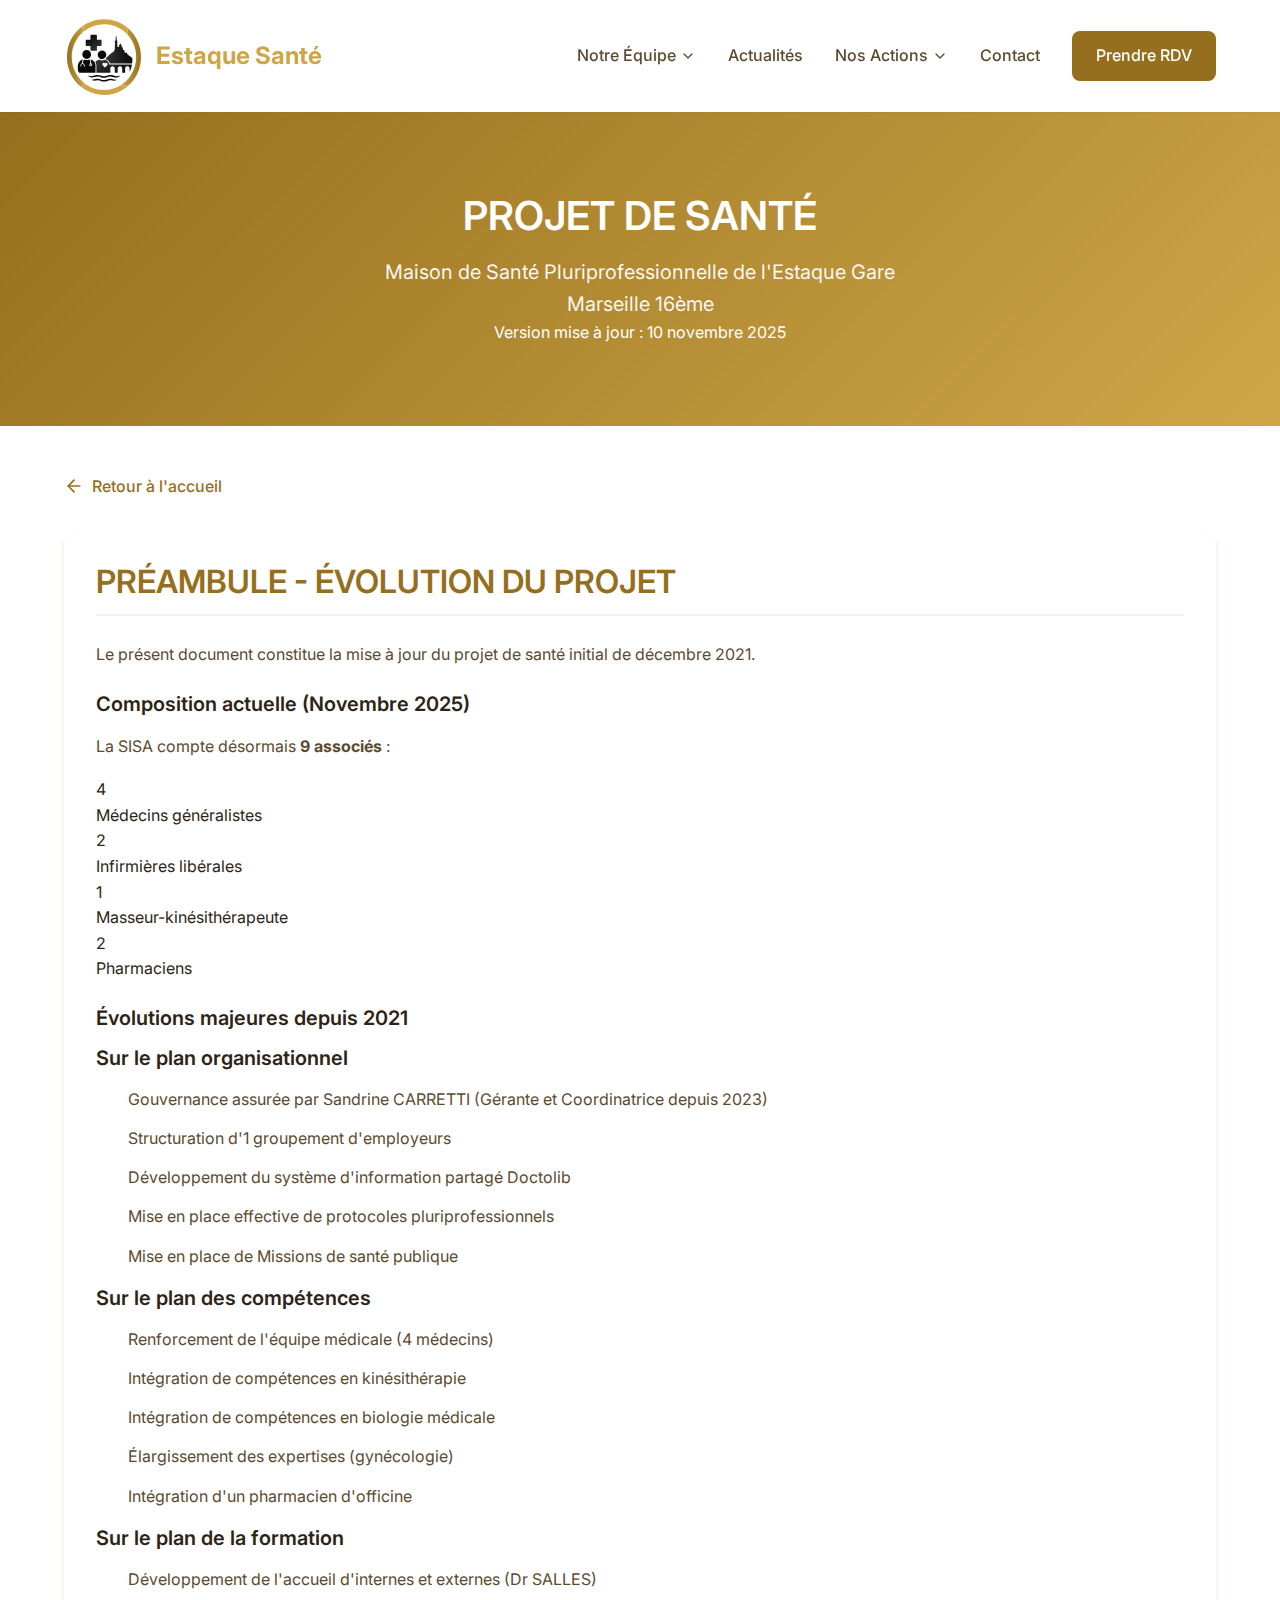
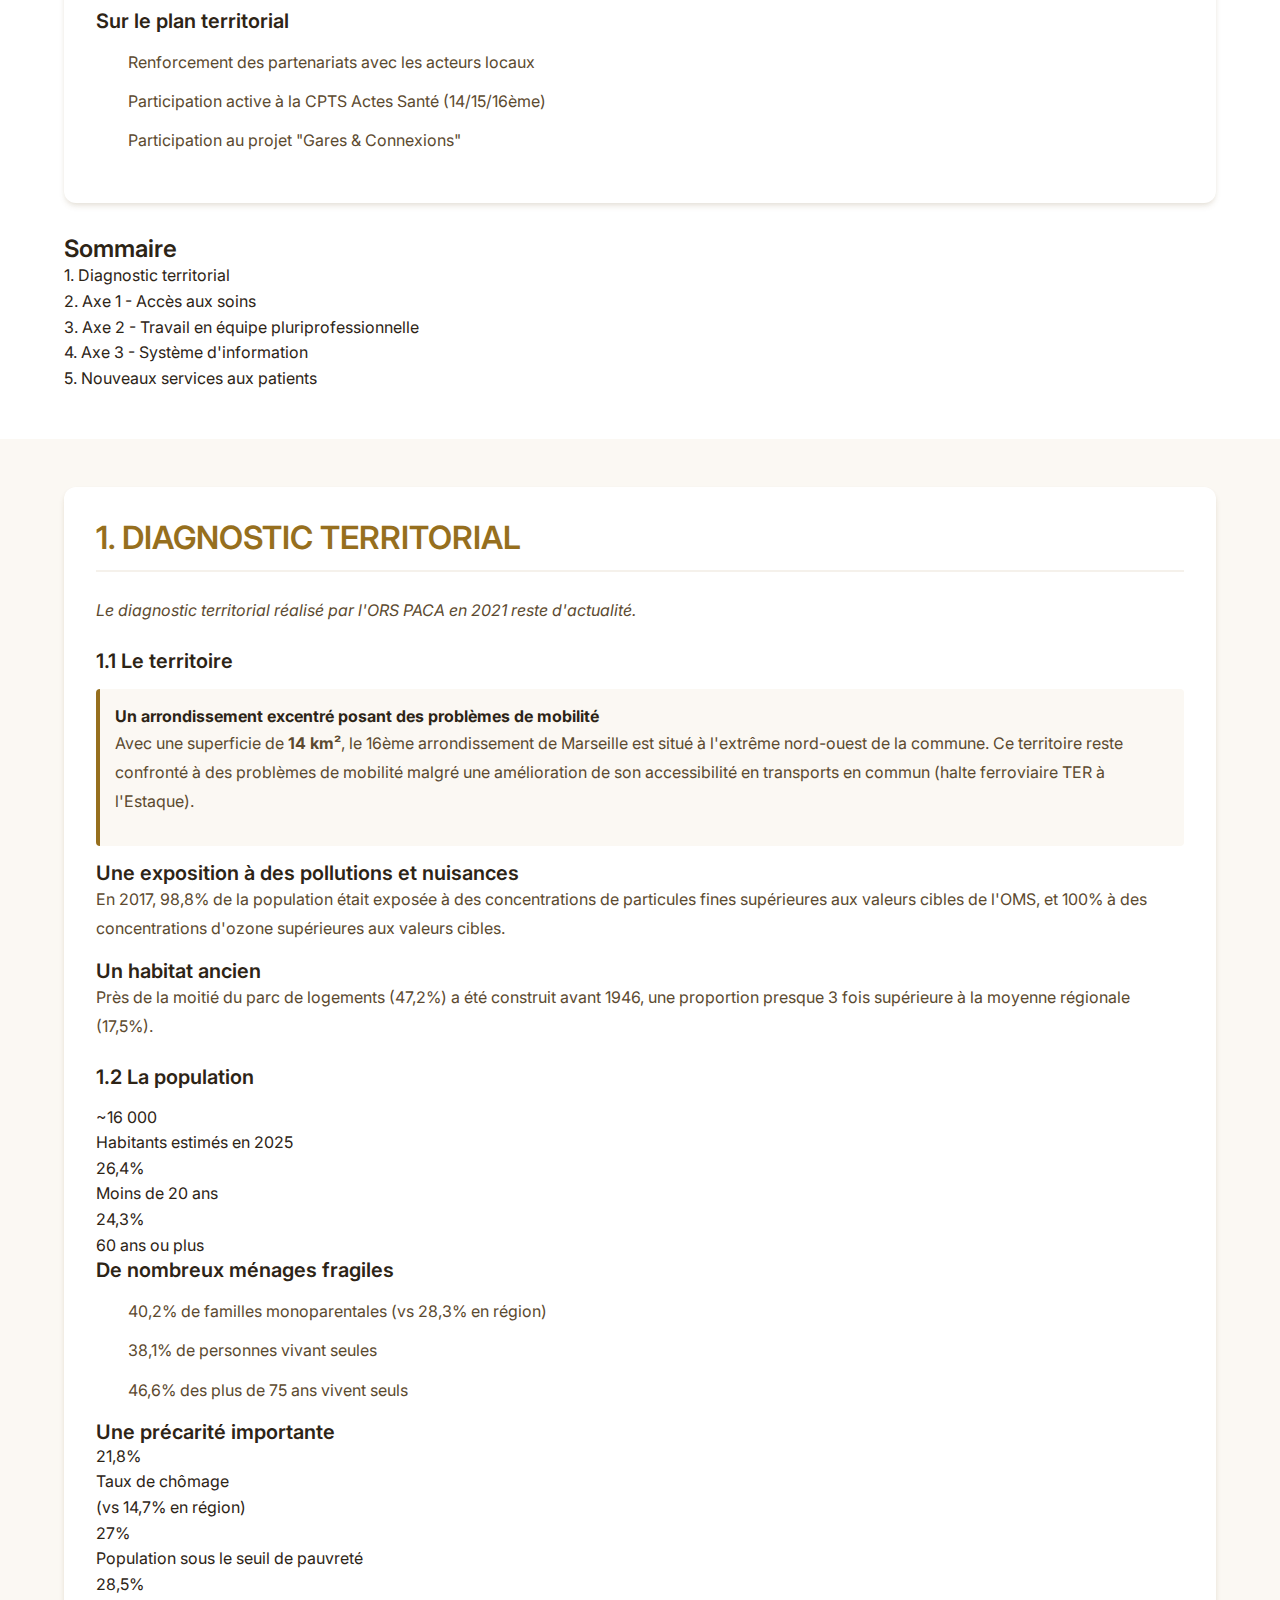
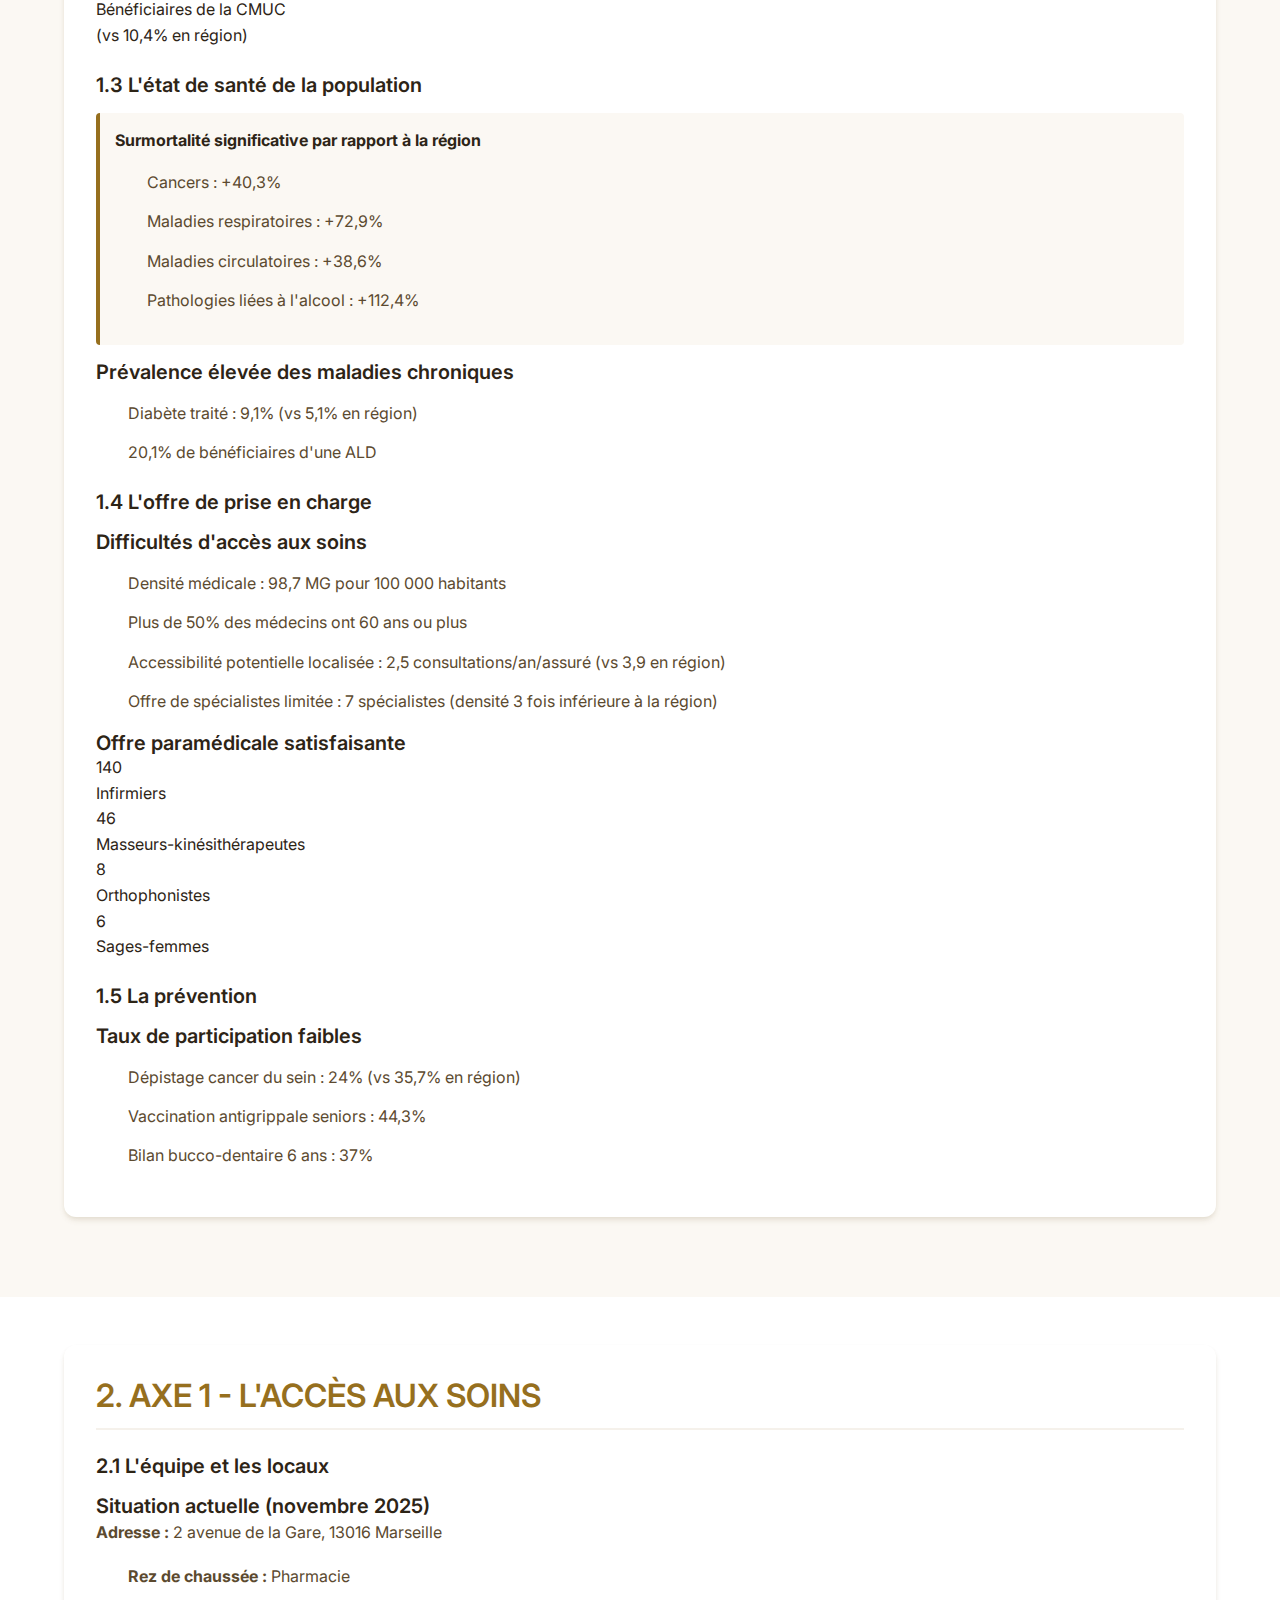
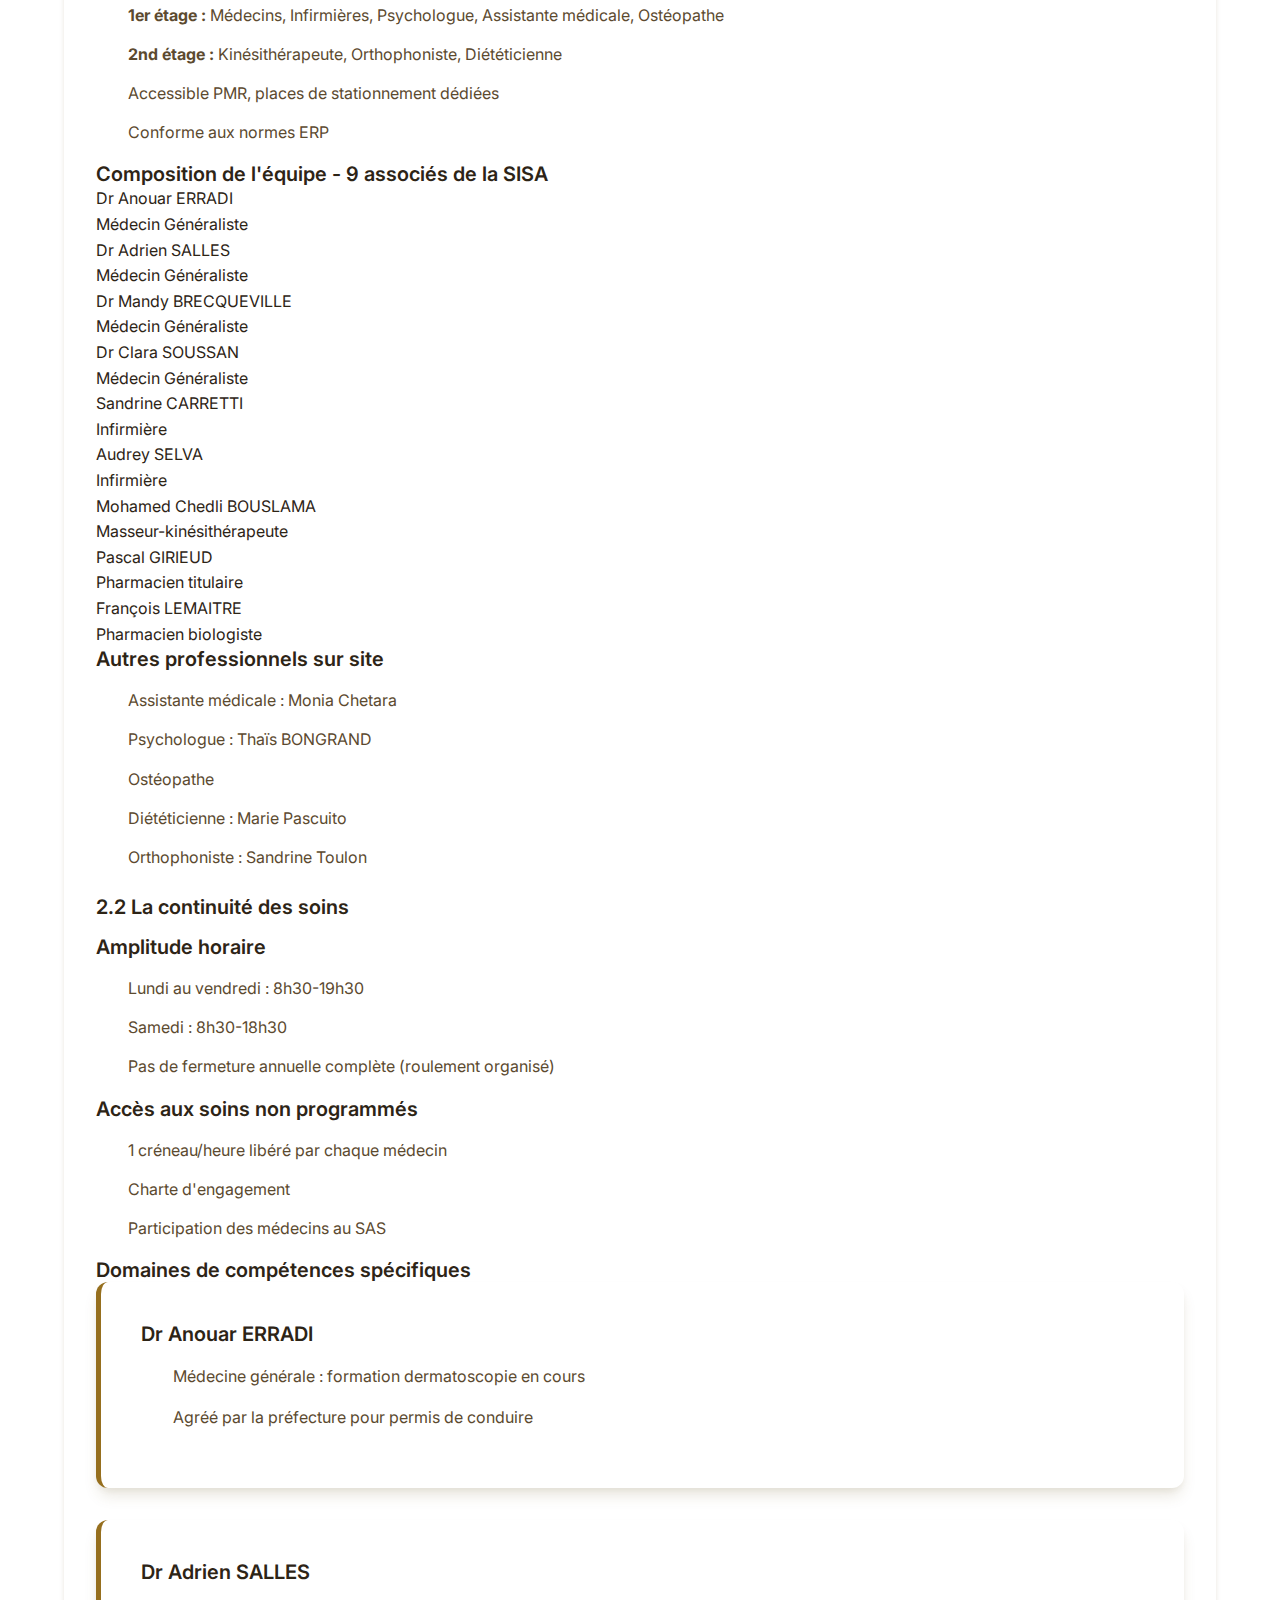
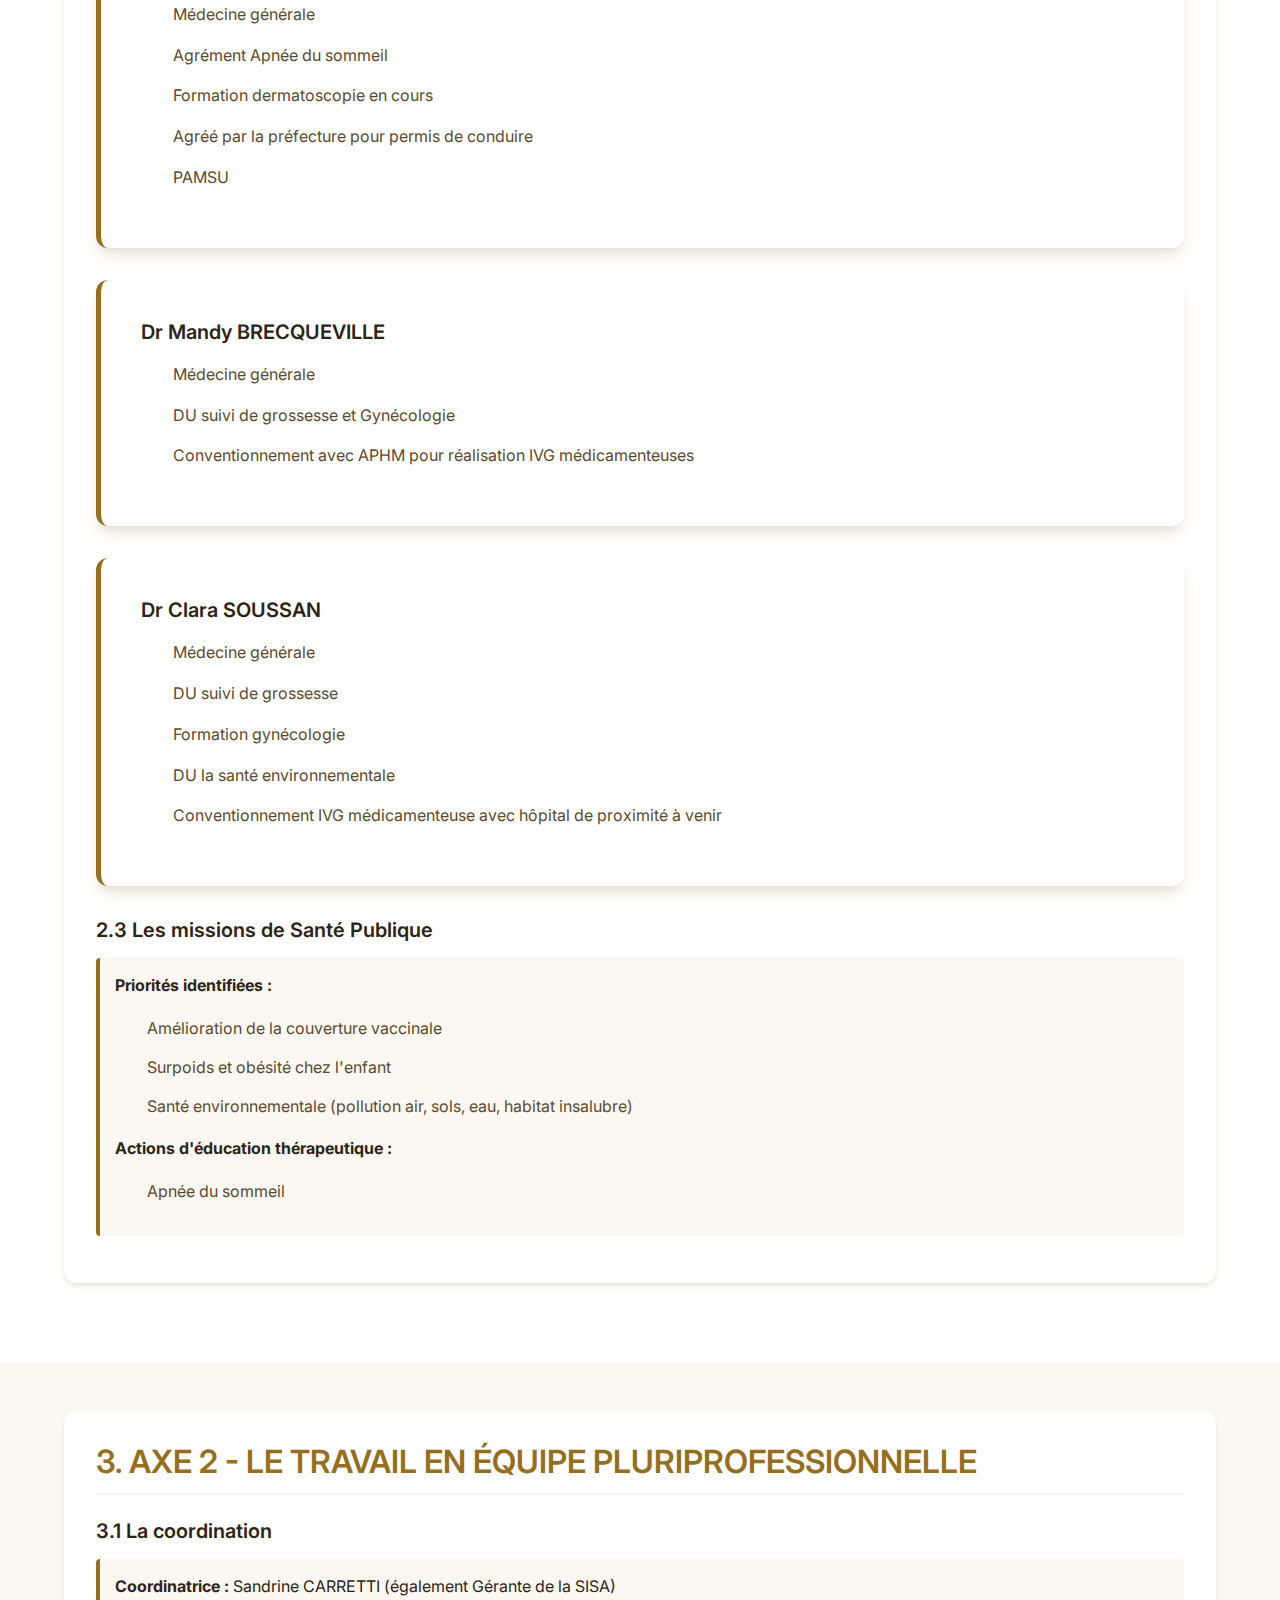
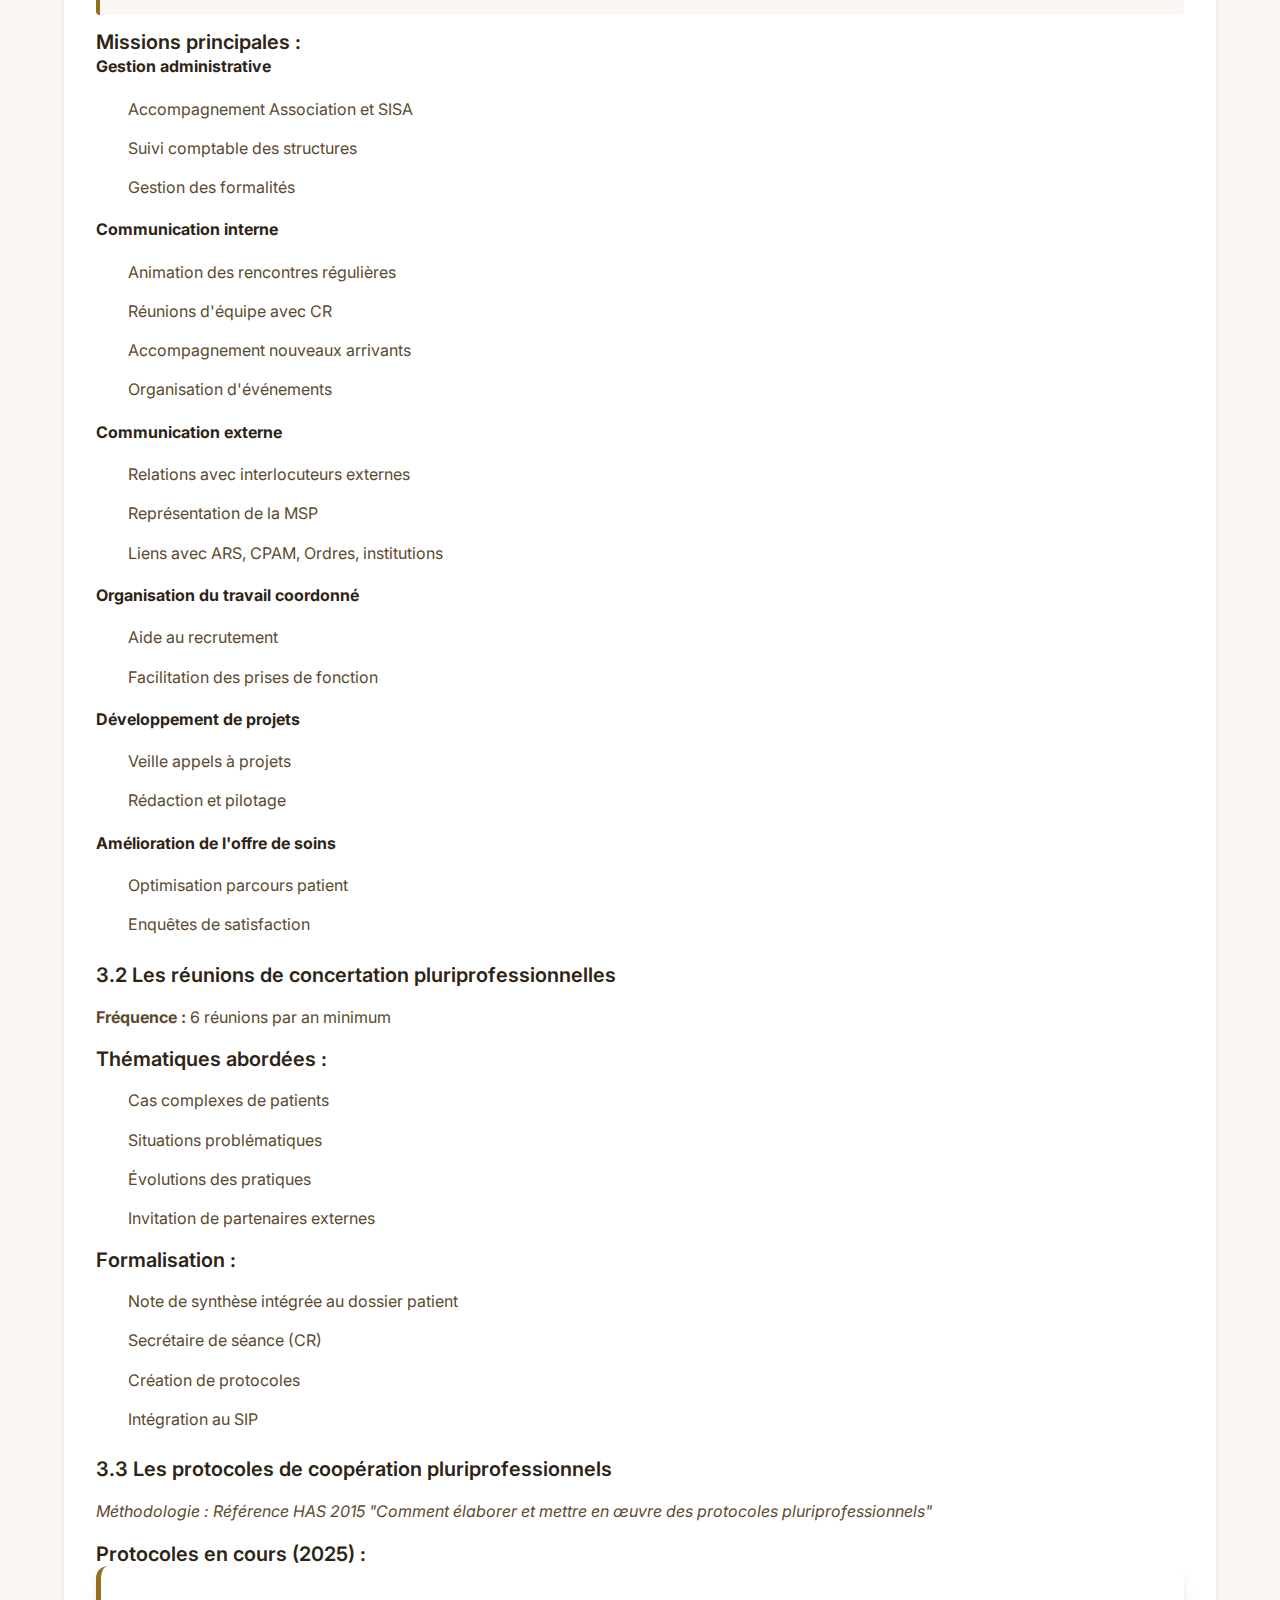
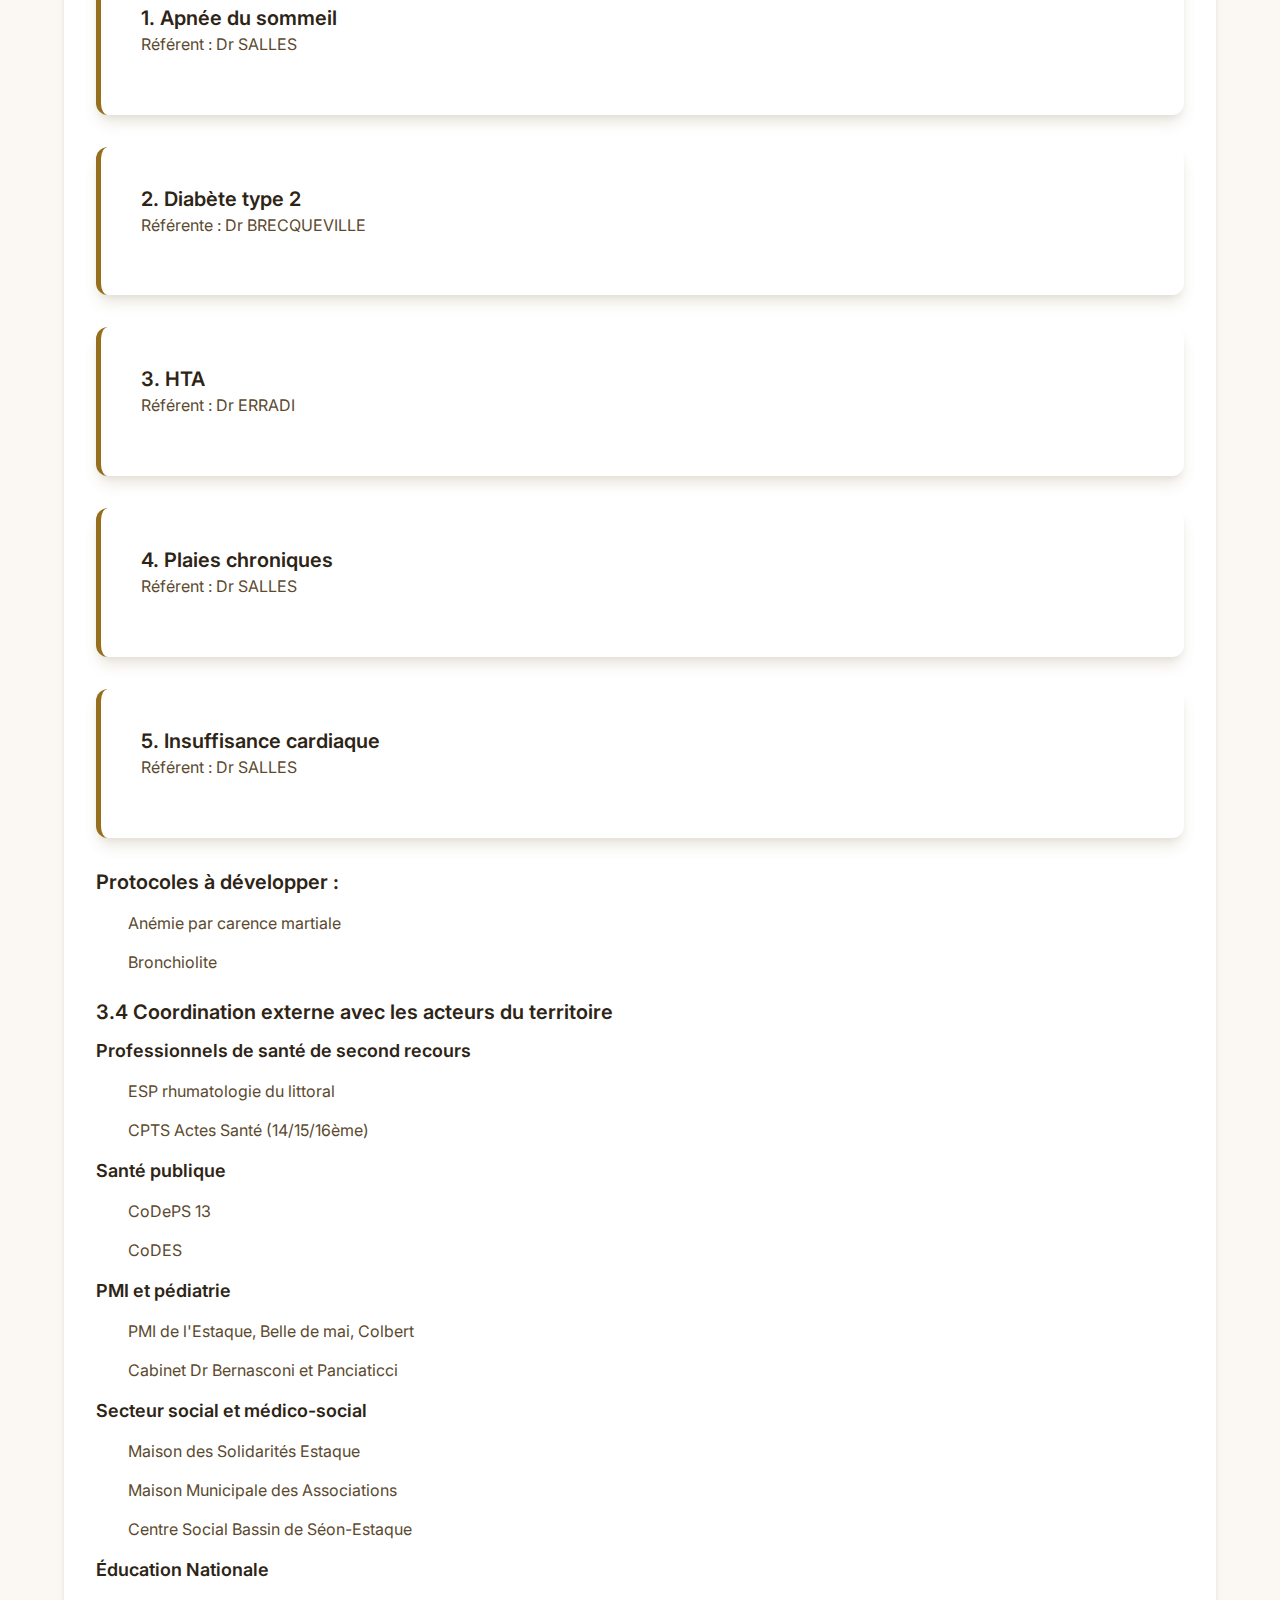
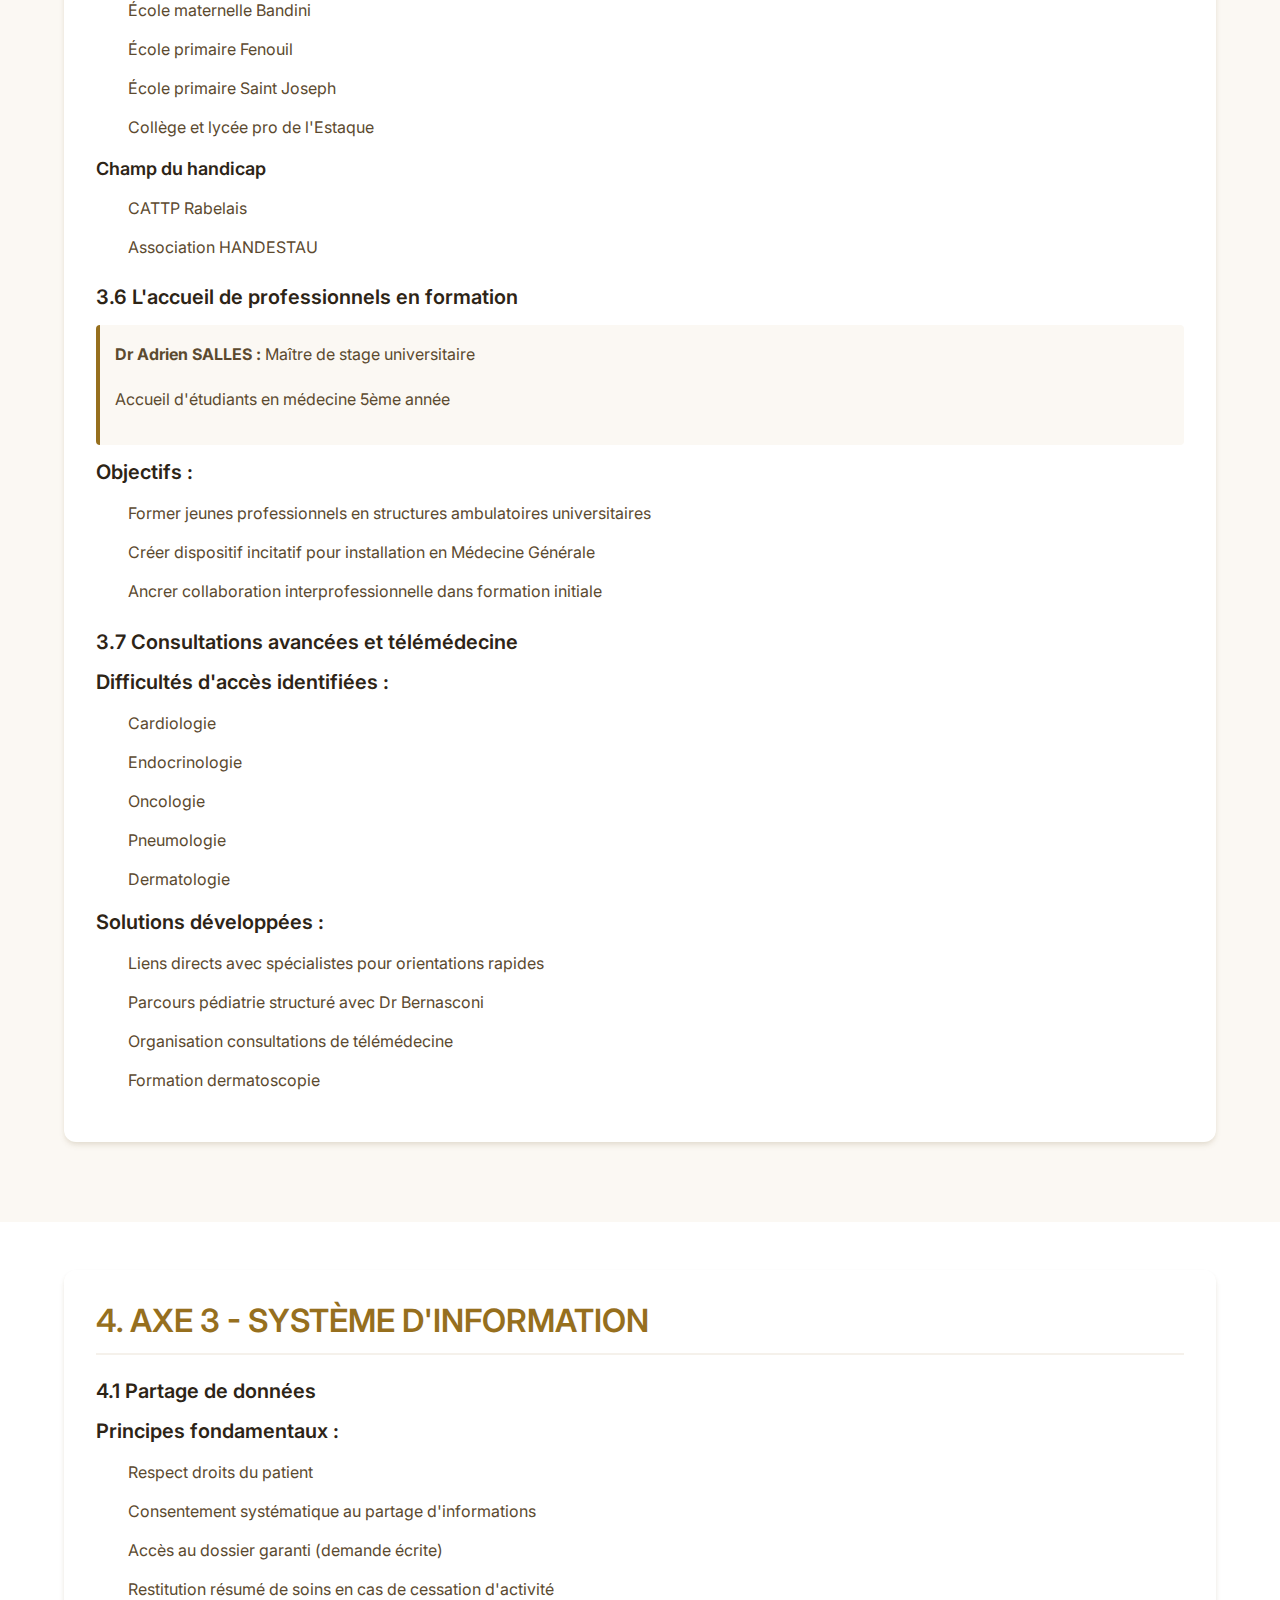
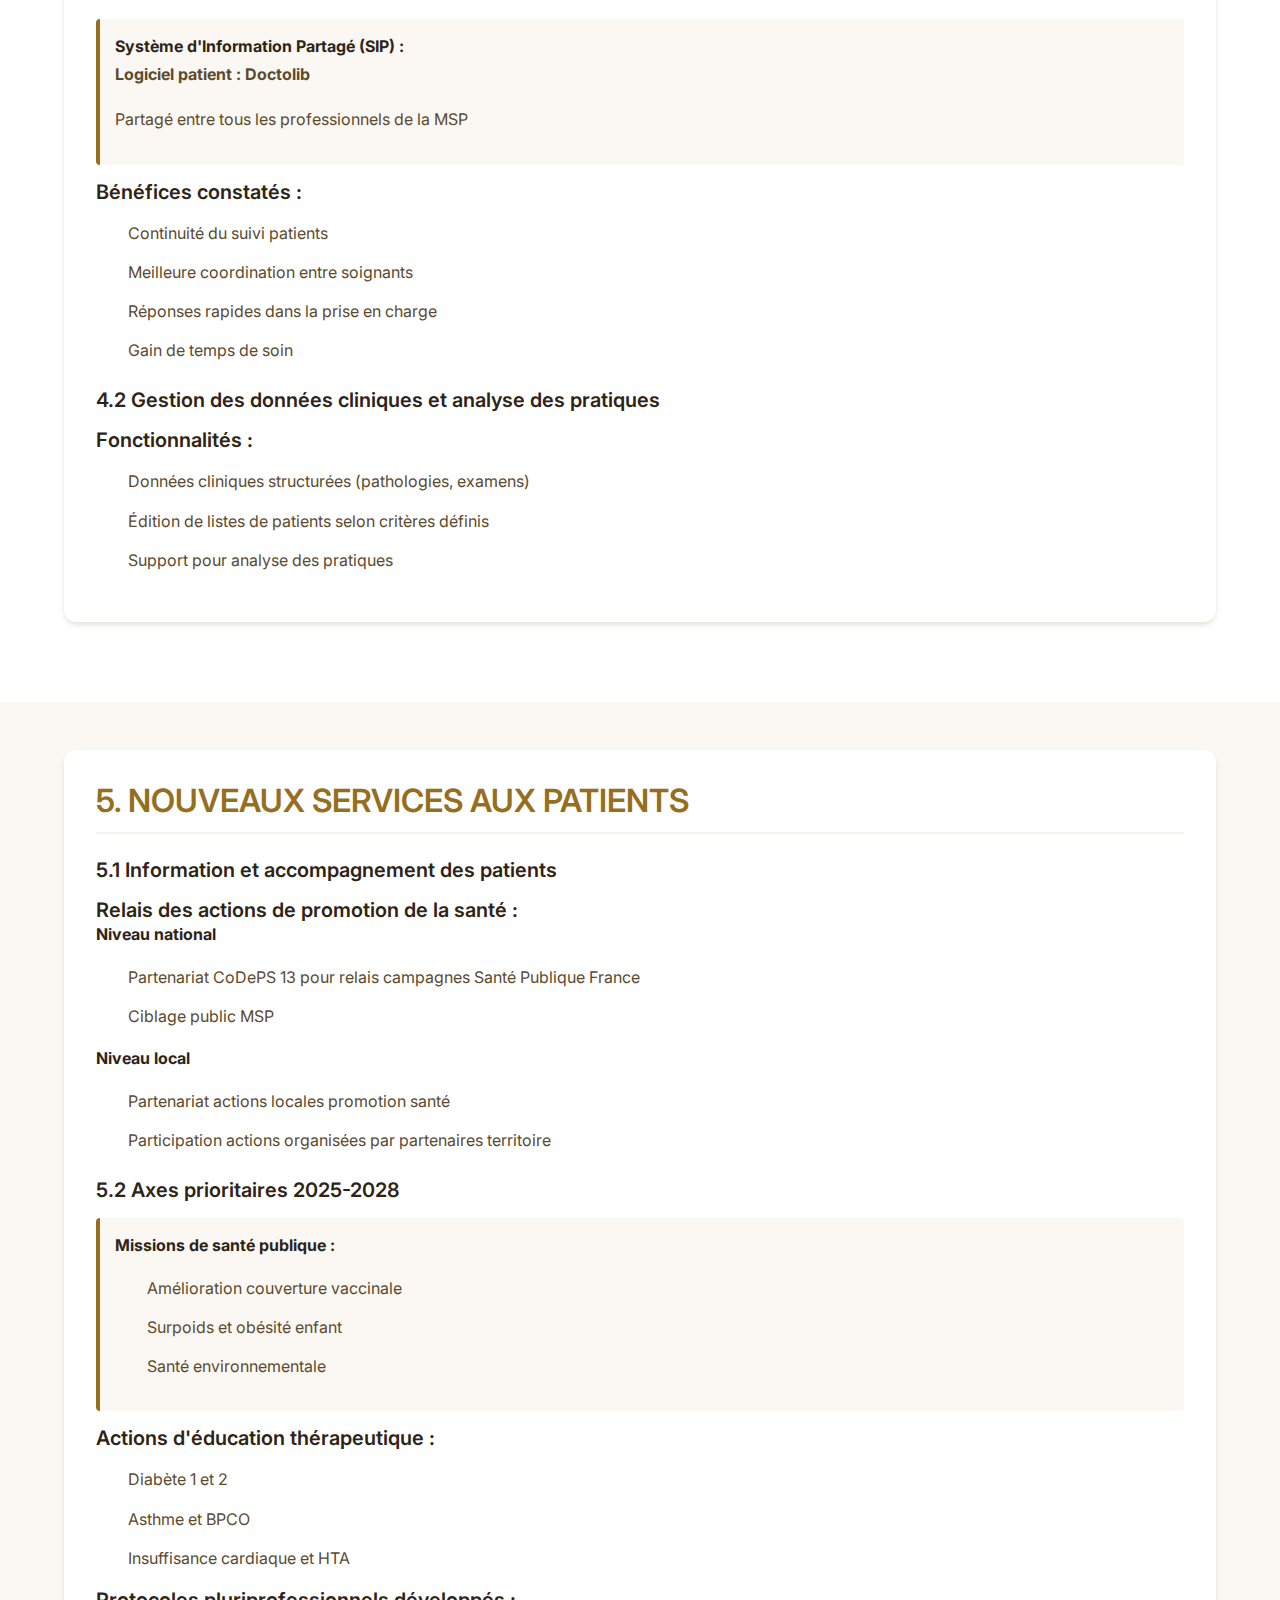
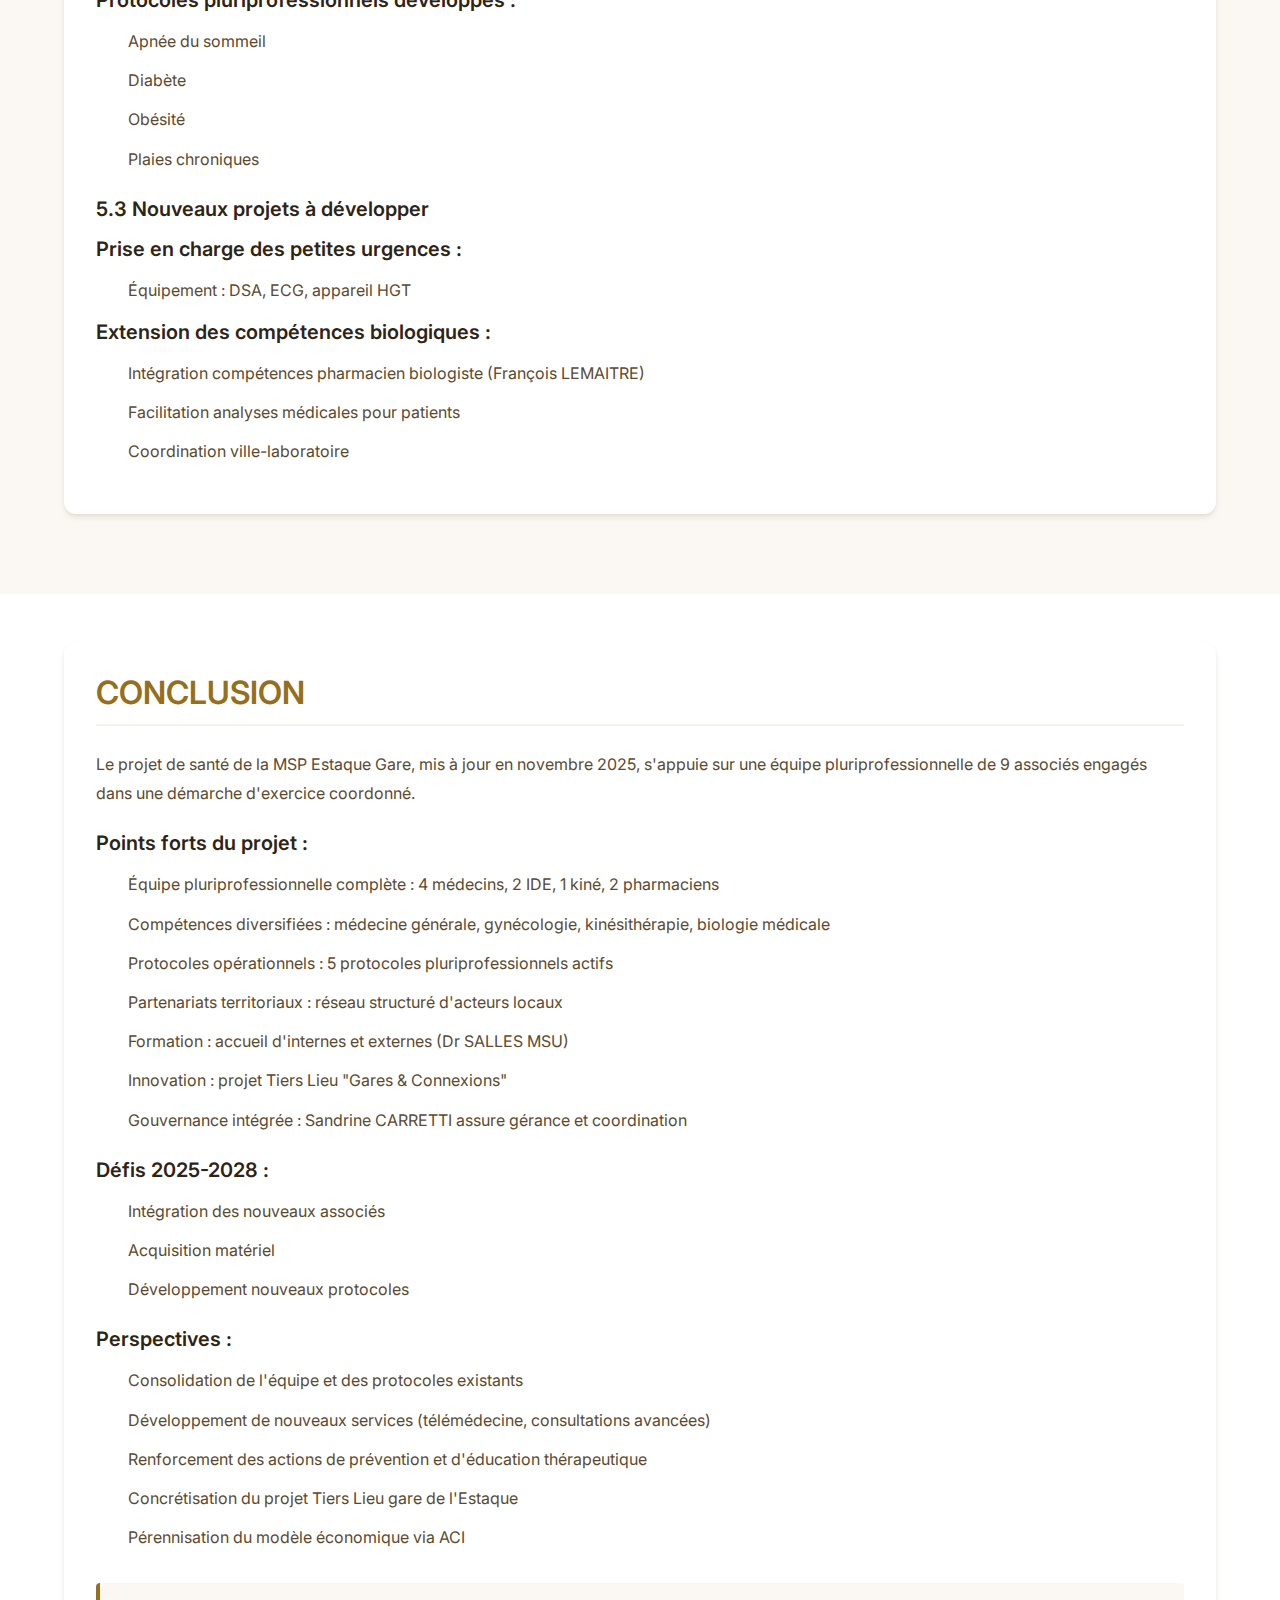
<file: projet-sante.html>
<!DOCTYPE html>
<html lang="fr">
<head>
    <meta charset="UTF-8">
    <meta name="viewport" content="width=device-width, initial-scale=1.0">
    <meta name="description" content="Projet de santé de la Maison de Santé Pluriprofessionnelle de l'Estaque Gare - Version mise à jour novembre 2025">
    <title>Projet de Santé - Estaque Santé</title>
    <link rel="icon" type="image/svg+xml" href="images/Design sans titre (3).svg">
    <link rel="stylesheet" href="css/style.css">
    <link rel="stylesheet" href="css/components.css">
    <link rel="preconnect" href="https://fonts.googleapis.com">
    <link rel="preconnect" href="https://fonts.gstatic.com" crossorigin>
    <link href="https://fonts.googleapis.com/css2?family=Inter:wght@300;400;500;600;700&display=swap" rel="stylesheet">
</head>
<body>
    <!-- Navigation -->
    <nav class="navbar">
        <div class="container">
            <div class="nav-brand">
                <a href="index.html"><img src="images/Design sans titre (3).svg" alt="Logo Estaque Santé" class="nav-logo"></a>
                <h1><a href="index.html" style="color: inherit; text-decoration: none;">Estaque Santé</a></h1>
            </div>
            <ul class="nav-menu">
                <li class="nav-item dropdown">
                    <a class="nav-link dropdown-toggle">
                        Notre Équipe
                        <svg xmlns="http://www.w3.org/2000/svg" width="16" height="16" viewBox="0 0 24 24" fill="none" stroke="currentColor" stroke-width="2" stroke-linecap="round" stroke-linejoin="round">
                            <polyline points="6 9 12 15 18 9"></polyline>
                        </svg>
                    </a>
                    <div class="dropdown-menu">
                        <a href="index.html#equipe">Toute l'équipe</a>
                        <a href="medecins-generalistes.html">Médecins Généralistes</a>
                        <a href="infirmieres.html">Infirmières</a>
                        <a href="kinesitherapeute.html">Kinésithérapeute</a>
                        <a href="pharmacie.html">Pharmacie</a>
                        <a href="laboratoire.html">Laboratoire</a>
                    </div>
                </li>
                <li class="nav-item"><a href="index.html#actualites" class="nav-link">Actualités</a></li>
                <li class="nav-item dropdown">
                    <a class="nav-link dropdown-toggle">
                        Nos Actions
                        <svg xmlns="http://www.w3.org/2000/svg" width="16" height="16" viewBox="0 0 24 24" fill="none" stroke="currentColor" stroke-width="2" stroke-linecap="round" stroke-linejoin="round">
                            <polyline points="6 9 12 15 18 9"></polyline>
                        </svg>
                    </a>
                    <div class="dropdown-menu">
                        <a href="missions-sante-publique.html">Missions de Santé Publique</a>
                        <a href="projet-sante.html">Projet de Santé</a>
                        <a href="protocoles.html">Protocoles Pluriprofessionnels</a>
                    </div>
                </li>
                <li class="nav-item"><a href="index.html#contact" class="nav-link">Contact</a></li>
                <li class="nav-item"><a href="https://www.doctolib.fr/maison-de-sante/marseille/maison-de-sante-de-l-estaque-gare" target="_blank" rel="noopener" class="btn-primary">Prendre RDV</a></li>
            </ul>
            <div class="hamburger">
                <span></span>
                <span></span>
                <span></span>
            </div>
        </div>
    </nav>

    <!-- Hero Section -->
    <section class="hero-specialite medecins">
        <div class="container">
            <h1>PROJET DE SANTÉ</h1>
            <p class="subtitle">Maison de Santé Pluriprofessionnelle de l'Estaque Gare<br>Marseille 16ème</p>
            <span class="version">Version mise à jour : 10 novembre 2025</span>
        </div>
    </section>

    <!-- Préambule -->
    <section class="projet-section">
        <div class="container">
            <a href="index.html" class="back-link">
                <svg xmlns="http://www.w3.org/2000/svg" width="20" height="20" viewBox="0 0 24 24" fill="none" stroke="currentColor" stroke-width="2" stroke-linecap="round" stroke-linejoin="round">
                    <line x1="19" y1="12" x2="5" y2="12"></line>
                    <polyline points="12 19 5 12 12 5"></polyline>
                </svg>
                Retour à l'accueil
            </a>

            <div class="content-box">
                <h2>PRÉAMBULE - ÉVOLUTION DU PROJET</h2>
                <p>Le présent document constitue la mise à jour du projet de santé initial de décembre 2021.</p>

                <h3>Composition actuelle (Novembre 2025)</h3>
                <p>La SISA compte désormais <strong>9 associés</strong> :</p>
                <div class="stats-grid">
                    <div class="stat-card">
                        <div class="number">4</div>
                        <div class="label">Médecins généralistes</div>
                    </div>
                    <div class="stat-card">
                        <div class="number">2</div>
                        <div class="label">Infirmières libérales</div>
                    </div>
                    <div class="stat-card">
                        <div class="number">1</div>
                        <div class="label">Masseur-kinésithérapeute</div>
                    </div>
                    <div class="stat-card">
                        <div class="number">2</div>
                        <div class="label">Pharmaciens</div>
                    </div>
                </div>

                <h3>Évolutions majeures depuis 2021</h3>

                <div class="timeline-item">
                    <h4>Sur le plan organisationnel</h4>
                    <ul>
                        <li>Gouvernance assurée par Sandrine CARRETTI (Gérante et Coordinatrice depuis 2023)</li>
                        <li>Structuration d'1 groupement d'employeurs</li>
                        <li>Développement du système d'information partagé Doctolib</li>
                        <li>Mise en place effective de protocoles pluriprofessionnels</li>
                        <li>Mise en place de Missions de santé publique</li>
                    </ul>
                </div>

                <div class="timeline-item">
                    <h4>Sur le plan des compétences</h4>
                    <ul>
                        <li>Renforcement de l'équipe médicale (4 médecins)</li>
                        <li>Intégration de compétences en kinésithérapie</li>
                        <li>Intégration de compétences en biologie médicale</li>
                        <li>Élargissement des expertises (gynécologie)</li>
                        <li>Intégration d'un pharmacien d'officine</li>
                    </ul>
                </div>

                <div class="timeline-item">
                    <h4>Sur le plan de la formation</h4>
                    <ul>
                        <li>Développement de l'accueil d'internes et externes (Dr SALLES)</li>
                    </ul>
                </div>

                <div class="timeline-item">
                    <h4>Sur le plan territorial</h4>
                    <ul>
                        <li>Renforcement des partenariats avec les acteurs locaux</li>
                        <li>Participation active à la CPTS Actes Santé (14/15/16ème)</li>
                        <li>Participation au projet "Gares & Connexions"</li>
                    </ul>
                </div>
            </div>

            <!-- Table des matières -->
            <div class="toc">
                <h3>Sommaire</h3>
                <ul>
                    <li><a href="#diagnostic">1. Diagnostic territorial</a></li>
                    <li><a href="#acces">2. Axe 1 - Accès aux soins</a></li>
                    <li><a href="#equipe-travail">3. Axe 2 - Travail en équipe pluriprofessionnelle</a></li>
                    <li><a href="#systeme-info">4. Axe 3 - Système d'information</a></li>
                    <li><a href="#nouveaux-services">5. Nouveaux services aux patients</a></li>
                </ul>
            </div>
        </div>
    </section>

    <!-- Section 1 : Diagnostic territorial -->
    <section id="diagnostic" class="projet-section">
        <div class="container">
            <div class="content-box">
                <h2>1. DIAGNOSTIC TERRITORIAL</h2>
                <p><em>Le diagnostic territorial réalisé par l'ORS PACA en 2021 reste d'actualité.</em></p>

                <h3>1.1 Le territoire</h3>

                <div class="highlight-box">
                    <strong>Un arrondissement excentré posant des problèmes de mobilité</strong>
                    <p>Avec une superficie de <strong>14 km²</strong>, le 16ème arrondissement de Marseille est situé à l'extrême nord-ouest de la commune. Ce territoire reste confronté à des problèmes de mobilité malgré une amélioration de son accessibilité en transports en commun (halte ferroviaire TER à l'Estaque).</p>
                </div>

                <h4>Une exposition à des pollutions et nuisances</h4>
                <p>En 2017, 98,8% de la population était exposée à des concentrations de particules fines supérieures aux valeurs cibles de l'OMS, et 100% à des concentrations d'ozone supérieures aux valeurs cibles.</p>

                <h4>Un habitat ancien</h4>
                <p>Près de la moitié du parc de logements (47,2%) a été construit avant 1946, une proportion presque 3 fois supérieure à la moyenne régionale (17,5%).</p>

                <h3>1.2 La population</h3>

                <div class="stats-grid">
                    <div class="stat-card">
                        <div class="number">~16 000</div>
                        <div class="label">Habitants estimés en 2025</div>
                    </div>
                    <div class="stat-card">
                        <div class="number">26,4%</div>
                        <div class="label">Moins de 20 ans</div>
                    </div>
                    <div class="stat-card">
                        <div class="number">24,3%</div>
                        <div class="label">60 ans ou plus</div>
                    </div>
                </div>

                <h4>De nombreux ménages fragiles</h4>
                <ul>
                    <li>40,2% de familles monoparentales (vs 28,3% en région)</li>
                    <li>38,1% de personnes vivant seules</li>
                    <li>46,6% des plus de 75 ans vivent seuls</li>
                </ul>

                <h4>Une précarité importante</h4>
                <div class="stats-grid">
                    <div class="stat-card">
                        <div class="number">21,8%</div>
                        <div class="label">Taux de chômage<br>(vs 14,7% en région)</div>
                    </div>
                    <div class="stat-card">
                        <div class="number">27%</div>
                        <div class="label">Population sous le seuil de pauvreté</div>
                    </div>
                    <div class="stat-card">
                        <div class="number">28,5%</div>
                        <div class="label">Bénéficiaires de la CMUC<br>(vs 10,4% en région)</div>
                    </div>
                </div>

                <h3>1.3 L'état de santé de la population</h3>

                <div class="highlight-box">
                    <strong>Surmortalité significative par rapport à la région</strong>
                    <ul>
                        <li>Cancers : +40,3%</li>
                        <li>Maladies respiratoires : +72,9%</li>
                        <li>Maladies circulatoires : +38,6%</li>
                        <li>Pathologies liées à l'alcool : +112,4%</li>
                    </ul>
                </div>

                <h4>Prévalence élevée des maladies chroniques</h4>
                <ul>
                    <li>Diabète traité : 9,1% (vs 5,1% en région)</li>
                    <li>20,1% de bénéficiaires d'une ALD</li>
                </ul>

                <h3>1.4 L'offre de prise en charge</h3>

                <h4>Difficultés d'accès aux soins</h4>
                <ul>
                    <li>Densité médicale : 98,7 MG pour 100 000 habitants</li>
                    <li>Plus de 50% des médecins ont 60 ans ou plus</li>
                    <li>Accessibilité potentielle localisée : 2,5 consultations/an/assuré (vs 3,9 en région)</li>
                    <li>Offre de spécialistes limitée : 7 spécialistes (densité 3 fois inférieure à la région)</li>
                </ul>

                <h4>Offre paramédicale satisfaisante</h4>
                <div class="stats-grid">
                    <div class="stat-card">
                        <div class="number">140</div>
                        <div class="label">Infirmiers</div>
                    </div>
                    <div class="stat-card">
                        <div class="number">46</div>
                        <div class="label">Masseurs-kinésithérapeutes</div>
                    </div>
                    <div class="stat-card">
                        <div class="number">8</div>
                        <div class="label">Orthophonistes</div>
                    </div>
                    <div class="stat-card">
                        <div class="number">6</div>
                        <div class="label">Sages-femmes</div>
                    </div>
                </div>

                <h3>1.5 La prévention</h3>

                <h4>Taux de participation faibles</h4>
                <ul>
                    <li>Dépistage cancer du sein : 24% (vs 35,7% en région)</li>
                    <li>Vaccination antigrippale seniors : 44,3%</li>
                    <li>Bilan bucco-dentaire 6 ans : 37%</li>
                </ul>
            </div>
        </div>
    </section>

    <!-- Section 2 : Axe 1 - Accès aux soins -->
    <section id="acces" class="projet-section">
        <div class="container">
            <div class="content-box">
                <h2>2. AXE 1 - L'ACCÈS AUX SOINS</h2>

                <h3>2.1 L'équipe et les locaux</h3>

                <h4>Situation actuelle (novembre 2025)</h4>
                <p><strong>Adresse :</strong> 2 avenue de la Gare, 13016 Marseille</p>
                <ul>
                    <li><strong>Rez de chaussée :</strong> Pharmacie</li>
                    <li><strong>1er étage :</strong> Médecins, Infirmières, Psychologue, Assistante médicale, Ostéopathe</li>
                    <li><strong>2nd étage :</strong> Kinésithérapeute, Orthophoniste, Diététicienne</li>
                    <li>Accessible PMR, places de stationnement dédiées</li>
                    <li>Conforme aux normes ERP</li>
                </ul>

                <h4>Composition de l'équipe - 9 associés de la SISA</h4>

                <div class="team-list">
                    <div class="team-member">
                        <div class="name">Dr Anouar ERRADI</div>
                        <div class="role">Médecin Généraliste</div>
                    </div>
                    <div class="team-member">
                        <div class="name">Dr Adrien SALLES</div>
                        <div class="role">Médecin Généraliste</div>
                    </div>
                    <div class="team-member">
                        <div class="name">Dr Mandy BRECQUEVILLE</div>
                        <div class="role">Médecin Généraliste</div>
                    </div>
                    <div class="team-member">
                        <div class="name">Dr Clara SOUSSAN</div>
                        <div class="role">Médecin Généraliste</div>
                    </div>
                    <div class="team-member">
                        <div class="name">Sandrine CARRETTI</div>
                        <div class="role">Infirmière</div>
                    </div>
                    <div class="team-member">
                        <div class="name">Audrey SELVA</div>
                        <div class="role">Infirmière</div>
                    </div>
                    <div class="team-member">
                        <div class="name">Mohamed Chedli BOUSLAMA</div>
                        <div class="role">Masseur-kinésithérapeute</div>
                    </div>
                    <div class="team-member">
                        <div class="name">Pascal GIRIEUD</div>
                        <div class="role">Pharmacien titulaire</div>
                    </div>
                    <div class="team-member">
                        <div class="name">François LEMAITRE</div>
                        <div class="role">Pharmacien biologiste</div>
                    </div>
                </div>

                <h4>Autres professionnels sur site</h4>
                <ul>
                    <li>Assistante médicale : Monia Chetara</li>
                    <li>Psychologue : Thaïs BONGRAND</li>
                    <li>Ostéopathe</li>
                    <li>Diététicienne : Marie Pascuito</li>
                    <li>Orthophoniste : Sandrine Toulon</li>
                </ul>

                <h3>2.2 La continuité des soins</h3>

                <h4>Amplitude horaire</h4>
                <ul>
                    <li>Lundi au vendredi : 8h30-19h30</li>
                    <li>Samedi : 8h30-18h30</li>
                    <li>Pas de fermeture annuelle complète (roulement organisé)</li>
                </ul>

                <h4>Accès aux soins non programmés</h4>
                <ul>
                    <li>1 créneau/heure libéré par chaque médecin</li>
                    <li>Charte d'engagement</li>
                    <li>Participation des médecins au SAS</li>
                </ul>

                <h4>Domaines de compétences spécifiques</h4>

                <div class="protocole-card">
                    <h4>Dr Anouar ERRADI</h4>
                    <ul>
                        <li>Médecine générale : formation dermatoscopie en cours</li>
                        <li>Agréé par la préfecture pour permis de conduire</li>
                    </ul>
                </div>

                <div class="protocole-card">
                    <h4>Dr Adrien SALLES</h4>
                    <ul>
                        <li>Médecine générale</li>
                        <li>Agrément Apnée du sommeil</li>
                        <li>Formation dermatoscopie en cours</li>
                        <li>Agréé par la préfecture pour permis de conduire</li>
                        <li>PAMSU</li>
                    </ul>
                </div>

                <div class="protocole-card">
                    <h4>Dr Mandy BRECQUEVILLE</h4>
                    <ul>
                        <li>Médecine générale</li>
                        <li>DU suivi de grossesse et Gynécologie</li>
                        <li>Conventionnement avec APHM pour réalisation IVG médicamenteuses</li>
                    </ul>
                </div>

                <div class="protocole-card">
                    <h4>Dr Clara SOUSSAN</h4>
                    <ul>
                        <li>Médecine générale</li>
                        <li>DU suivi de grossesse</li>
                        <li>Formation gynécologie</li>
                        <li>DU la santé environnementale</li>
                        <li>Conventionnement IVG médicamenteuse avec hôpital de proximité à venir</li>
                    </ul>
                </div>

                <h3>2.3 Les missions de Santé Publique</h3>

                <div class="highlight-box">
                    <strong>Priorités identifiées :</strong>
                    <ul>
                        <li>Amélioration de la couverture vaccinale</li>
                        <li>Surpoids et obésité chez l'enfant</li>
                        <li>Santé environnementale (pollution air, sols, eau, habitat insalubre)</li>
                    </ul>
                    <strong>Actions d'éducation thérapeutique :</strong>
                    <ul>
                        <li>Apnée du sommeil</li>
                    </ul>
                </div>
            </div>
        </div>
    </section>

    <!-- Section 3 : Axe 2 - Travail en équipe -->
    <section id="equipe-travail" class="projet-section">
        <div class="container">
            <div class="content-box">
                <h2>3. AXE 2 - LE TRAVAIL EN ÉQUIPE PLURIPROFESSIONNELLE</h2>

                <h3>3.1 La coordination</h3>

                <div class="highlight-box">
                    <strong>Coordinatrice :</strong> Sandrine CARRETTI (également Gérante de la SISA)
                </div>

                <h4>Missions principales :</h4>

                <div class="timeline-item">
                    <strong>Gestion administrative</strong>
                    <ul>
                        <li>Accompagnement Association et SISA</li>
                        <li>Suivi comptable des structures</li>
                        <li>Gestion des formalités</li>
                    </ul>
                </div>

                <div class="timeline-item">
                    <strong>Communication interne</strong>
                    <ul>
                        <li>Animation des rencontres régulières</li>
                        <li>Réunions d'équipe avec CR</li>
                        <li>Accompagnement nouveaux arrivants</li>
                        <li>Organisation d'événements</li>
                    </ul>
                </div>

                <div class="timeline-item">
                    <strong>Communication externe</strong>
                    <ul>
                        <li>Relations avec interlocuteurs externes</li>
                        <li>Représentation de la MSP</li>
                        <li>Liens avec ARS, CPAM, Ordres, institutions</li>
                    </ul>
                </div>

                <div class="timeline-item">
                    <strong>Organisation du travail coordonné</strong>
                    <ul>
                        <li>Aide au recrutement</li>
                        <li>Facilitation des prises de fonction</li>
                    </ul>
                </div>

                <div class="timeline-item">
                    <strong>Développement de projets</strong>
                    <ul>
                        <li>Veille appels à projets</li>
                        <li>Rédaction et pilotage</li>
                    </ul>
                </div>

                <div class="timeline-item">
                    <strong>Amélioration de l'offre de soins</strong>
                    <ul>
                        <li>Optimisation parcours patient</li>
                        <li>Enquêtes de satisfaction</li>
                    </ul>
                </div>

                <h3>3.2 Les réunions de concertation pluriprofessionnelles</h3>

                <p><strong>Fréquence :</strong> 6 réunions par an minimum</p>

                <h4>Thématiques abordées :</h4>
                <ul>
                    <li>Cas complexes de patients</li>
                    <li>Situations problématiques</li>
                    <li>Évolutions des pratiques</li>
                    <li>Invitation de partenaires externes</li>
                </ul>

                <h4>Formalisation :</h4>
                <ul>
                    <li>Note de synthèse intégrée au dossier patient</li>
                    <li>Secrétaire de séance (CR)</li>
                    <li>Création de protocoles</li>
                    <li>Intégration au SIP</li>
                </ul>

                <h3>3.3 Les protocoles de coopération pluriprofessionnels</h3>

                <p><em>Méthodologie : Référence HAS 2015 "Comment élaborer et mettre en œuvre des protocoles pluriprofessionnels"</em></p>

                <h4>Protocoles en cours (2025) :</h4>

                <div class="protocole-card">
                    <h4>1. Apnée du sommeil</h4>
                    <p>Référent : Dr SALLES</p>
                </div>

                <div class="protocole-card">
                    <h4>2. Diabète type 2</h4>
                    <p>Référente : Dr BRECQUEVILLE</p>
                </div>

                <div class="protocole-card">
                    <h4>3. HTA</h4>
                    <p>Référent : Dr ERRADI</p>
                </div>

                <div class="protocole-card">
                    <h4>4. Plaies chroniques</h4>
                    <p>Référent : Dr SALLES</p>
                </div>

                <div class="protocole-card">
                    <h4>5. Insuffisance cardiaque</h4>
                    <p>Référent : Dr SALLES</p>
                </div>

                <h4>Protocoles à développer :</h4>
                <ul>
                    <li>Anémie par carence martiale</li>
                    <li>Bronchiolite</li>
                </ul>

                <h3>3.4 Coordination externe avec les acteurs du territoire</h3>

                <div class="partenaires-grid">
                    <div class="partenaire-item">
                        <h5>Professionnels de santé de second recours</h5>
                        <ul>
                            <li>ESP rhumatologie du littoral</li>
                            <li>CPTS Actes Santé (14/15/16ème)</li>
                        </ul>
                    </div>

                    <div class="partenaire-item">
                        <h5>Santé publique</h5>
                        <ul>
                            <li>CoDePS 13</li>
                            <li>CoDES</li>
                        </ul>
                    </div>

                    <div class="partenaire-item">
                        <h5>PMI et pédiatrie</h5>
                        <ul>
                            <li>PMI de l'Estaque, Belle de mai, Colbert</li>
                            <li>Cabinet Dr Bernasconi et Panciaticci</li>
                        </ul>
                    </div>

                    <div class="partenaire-item">
                        <h5>Secteur social et médico-social</h5>
                        <ul>
                            <li>Maison des Solidarités Estaque</li>
                            <li>Maison Municipale des Associations</li>
                            <li>Centre Social Bassin de Séon-Estaque</li>
                        </ul>
                    </div>

                    <div class="partenaire-item">
                        <h5>Éducation Nationale</h5>
                        <ul>
                            <li>École maternelle Bandini</li>
                            <li>École primaire Fenouil</li>
                            <li>École primaire Saint Joseph</li>
                            <li>Collège et lycée pro de l'Estaque</li>
                        </ul>
                    </div>

                    <div class="partenaire-item">
                        <h5>Champ du handicap</h5>
                        <ul>
                            <li>CATTP Rabelais</li>
                            <li>Association HANDESTAU</li>
                        </ul>
                    </div>
                </div>

                <h3>3.6 L'accueil de professionnels en formation</h3>

                <div class="highlight-box">
                    <p><strong>Dr Adrien SALLES :</strong> Maître de stage universitaire</p>
                    <p>Accueil d'étudiants en médecine 5ème année</p>
                </div>

                <h4>Objectifs :</h4>
                <ul>
                    <li>Former jeunes professionnels en structures ambulatoires universitaires</li>
                    <li>Créer dispositif incitatif pour installation en Médecine Générale</li>
                    <li>Ancrer collaboration interprofessionnelle dans formation initiale</li>
                </ul>

                <h3>3.7 Consultations avancées et télémédecine</h3>

                <h4>Difficultés d'accès identifiées :</h4>
                <ul>
                    <li>Cardiologie</li>
                    <li>Endocrinologie</li>
                    <li>Oncologie</li>
                    <li>Pneumologie</li>
                    <li>Dermatologie</li>
                </ul>

                <h4>Solutions développées :</h4>
                <ul>
                    <li>Liens directs avec spécialistes pour orientations rapides</li>
                    <li>Parcours pédiatrie structuré avec Dr Bernasconi</li>
                    <li>Organisation consultations de télémédecine</li>
                    <li>Formation dermatoscopie</li>
                </ul>
            </div>
        </div>
    </section>

    <!-- Section 4 : Système d'information -->
    <section id="systeme-info" class="projet-section">
        <div class="container">
            <div class="content-box">
                <h2>4. AXE 3 - SYSTÈME D'INFORMATION</h2>

                <h3>4.1 Partage de données</h3>

                <h4>Principes fondamentaux :</h4>
                <ul>
                    <li>Respect droits du patient</li>
                    <li>Consentement systématique au partage d'informations</li>
                    <li>Accès au dossier garanti (demande écrite)</li>
                    <li>Restitution résumé de soins en cas de cessation d'activité</li>
                </ul>

                <div class="highlight-box">
                    <strong>Système d'Information Partagé (SIP) :</strong>
                    <p><strong>Logiciel patient : Doctolib</strong></p>
                    <p>Partagé entre tous les professionnels de la MSP</p>
                </div>

                <h4>Bénéfices constatés :</h4>
                <ul>
                    <li>Continuité du suivi patients</li>
                    <li>Meilleure coordination entre soignants</li>
                    <li>Réponses rapides dans la prise en charge</li>
                    <li>Gain de temps de soin</li>
                </ul>

                <h3>4.2 Gestion des données cliniques et analyse des pratiques</h3>

                <h4>Fonctionnalités :</h4>
                <ul>
                    <li>Données cliniques structurées (pathologies, examens)</li>
                    <li>Édition de listes de patients selon critères définis</li>
                    <li>Support pour analyse des pratiques</li>
                </ul>
            </div>
        </div>
    </section>

    <!-- Section 5 : Nouveaux services -->
    <section id="nouveaux-services" class="projet-section">
        <div class="container">
            <div class="content-box">
                <h2>5. NOUVEAUX SERVICES AUX PATIENTS</h2>

                <h3>5.1 Information et accompagnement des patients</h3>

                <h4>Relais des actions de promotion de la santé :</h4>

                <div class="timeline-item">
                    <strong>Niveau national</strong>
                    <ul>
                        <li>Partenariat CoDePS 13 pour relais campagnes Santé Publique France</li>
                        <li>Ciblage public MSP</li>
                    </ul>
                </div>

                <div class="timeline-item">
                    <strong>Niveau local</strong>
                    <ul>
                        <li>Partenariat actions locales promotion santé</li>
                        <li>Participation actions organisées par partenaires territoire</li>
                    </ul>
                </div>

                <h3>5.2 Axes prioritaires 2025-2028</h3>

                <div class="highlight-box">
                    <strong>Missions de santé publique :</strong>
                    <ul>
                        <li>Amélioration couverture vaccinale</li>
                        <li>Surpoids et obésité enfant</li>
                        <li>Santé environnementale</li>
                    </ul>
                </div>

                <h4>Actions d'éducation thérapeutique :</h4>
                <ul>
                    <li>Diabète 1 et 2</li>
                    <li>Asthme et BPCO</li>
                    <li>Insuffisance cardiaque et HTA</li>
                </ul>

                <h4>Protocoles pluriprofessionnels développés :</h4>
                <ul>
                    <li>Apnée du sommeil</li>
                    <li>Diabète</li>
                    <li>Obésité</li>
                    <li>Plaies chroniques</li>
                </ul>

                <h3>5.3 Nouveaux projets à développer</h3>

                <h4>Prise en charge des petites urgences :</h4>
                <ul>
                    <li>Équipement : DSA, ECG, appareil HGT</li>
                </ul>

                <h4>Extension des compétences biologiques :</h4>
                <ul>
                    <li>Intégration compétences pharmacien biologiste (François LEMAITRE)</li>
                    <li>Facilitation analyses médicales pour patients</li>
                    <li>Coordination ville-laboratoire</li>
                </ul>
            </div>
        </div>
    </section>

    <!-- Conclusion -->
    <section class="projet-section">
        <div class="container">
            <div class="content-box">
                <h2>CONCLUSION</h2>

                <p>Le projet de santé de la MSP Estaque Gare, mis à jour en novembre 2025, s'appuie sur une équipe pluriprofessionnelle de 9 associés engagés dans une démarche d'exercice coordonné.</p>

                <h3>Points forts du projet :</h3>
                <ul>
                    <li>Équipe pluriprofessionnelle complète : 4 médecins, 2 IDE, 1 kiné, 2 pharmaciens</li>
                    <li>Compétences diversifiées : médecine générale, gynécologie, kinésithérapie, biologie médicale</li>
                    <li>Protocoles opérationnels : 5 protocoles pluriprofessionnels actifs</li>
                    <li>Partenariats territoriaux : réseau structuré d'acteurs locaux</li>
                    <li>Formation : accueil d'internes et externes (Dr SALLES MSU)</li>
                    <li>Innovation : projet Tiers Lieu "Gares & Connexions"</li>
                    <li>Gouvernance intégrée : Sandrine CARRETTI assure gérance et coordination</li>
                </ul>

                <h3>Défis 2025-2028 :</h3>
                <ul>
                    <li>Intégration des nouveaux associés</li>
                    <li>Acquisition matériel</li>
                    <li>Développement nouveaux protocoles</li>
                </ul>

                <h3>Perspectives :</h3>
                <ul>
                    <li>Consolidation de l'équipe et des protocoles existants</li>
                    <li>Développement de nouveaux services (télémédecine, consultations avancées)</li>
                    <li>Renforcement des actions de prévention et d'éducation thérapeutique</li>
                    <li>Concrétisation du projet Tiers Lieu gare de l'Estaque</li>
                    <li>Pérennisation du modèle économique via ACI</li>
                </ul>

                <div class="highlight-box" style="text-align: center; margin-top: 2rem;">
                    <p><strong>La MSP Estaque Gare s'affirme comme un acteur majeur de l'accès aux soins dans le 16ème arrondissement de Marseille, portant une vision d'exercice coordonné au service de la santé globale de la population.</strong></p>
                    <p style="margin-top: 1rem;"><em>Document établi le 10 novembre 2025</em></p>
                </div>
            </div>
        </div>
    </section>

    <!-- Footer -->
    <footer class="footer">
        <div class="container">
            <div class="footer-content">
                <div class="footer-section">
                    <h3>Estaque Santé</h3>
                    <p>Maison de santé pluridisciplinaire dédiée à votre bien-être.</p>
                </div>
                <div class="footer-section">
                    <h4>Liens Utiles</h4>
                    <ul>
                        <li><a href="index.html#equipe">Notre équipe</a></li>
                        <li><a href="missions-sante-publique.html">Missions de santé</a></li>
                        <li><a href="projet-sante.html">Projet de santé</a></li>
                        <li><a href="index.html#contact">Contact</a></li>
                    </ul>
                </div>
                <div class="footer-section">
                    <h4>Urgences</h4>
                    <ul>
                        <li>SAMU : 15</li>
                        <li>Pompiers : 18</li>
                        <li>Urgences Européen : 112</li>
                    </ul>
                </div>
            </div>
            <div class="footer-bottom">
                <p>&copy; 2025 Estaque Santé - Tous droits réservés</p>
            </div>
        </div>
    </footer>

    <script src="js/script.js"></script>
</body>
</html>
</file>
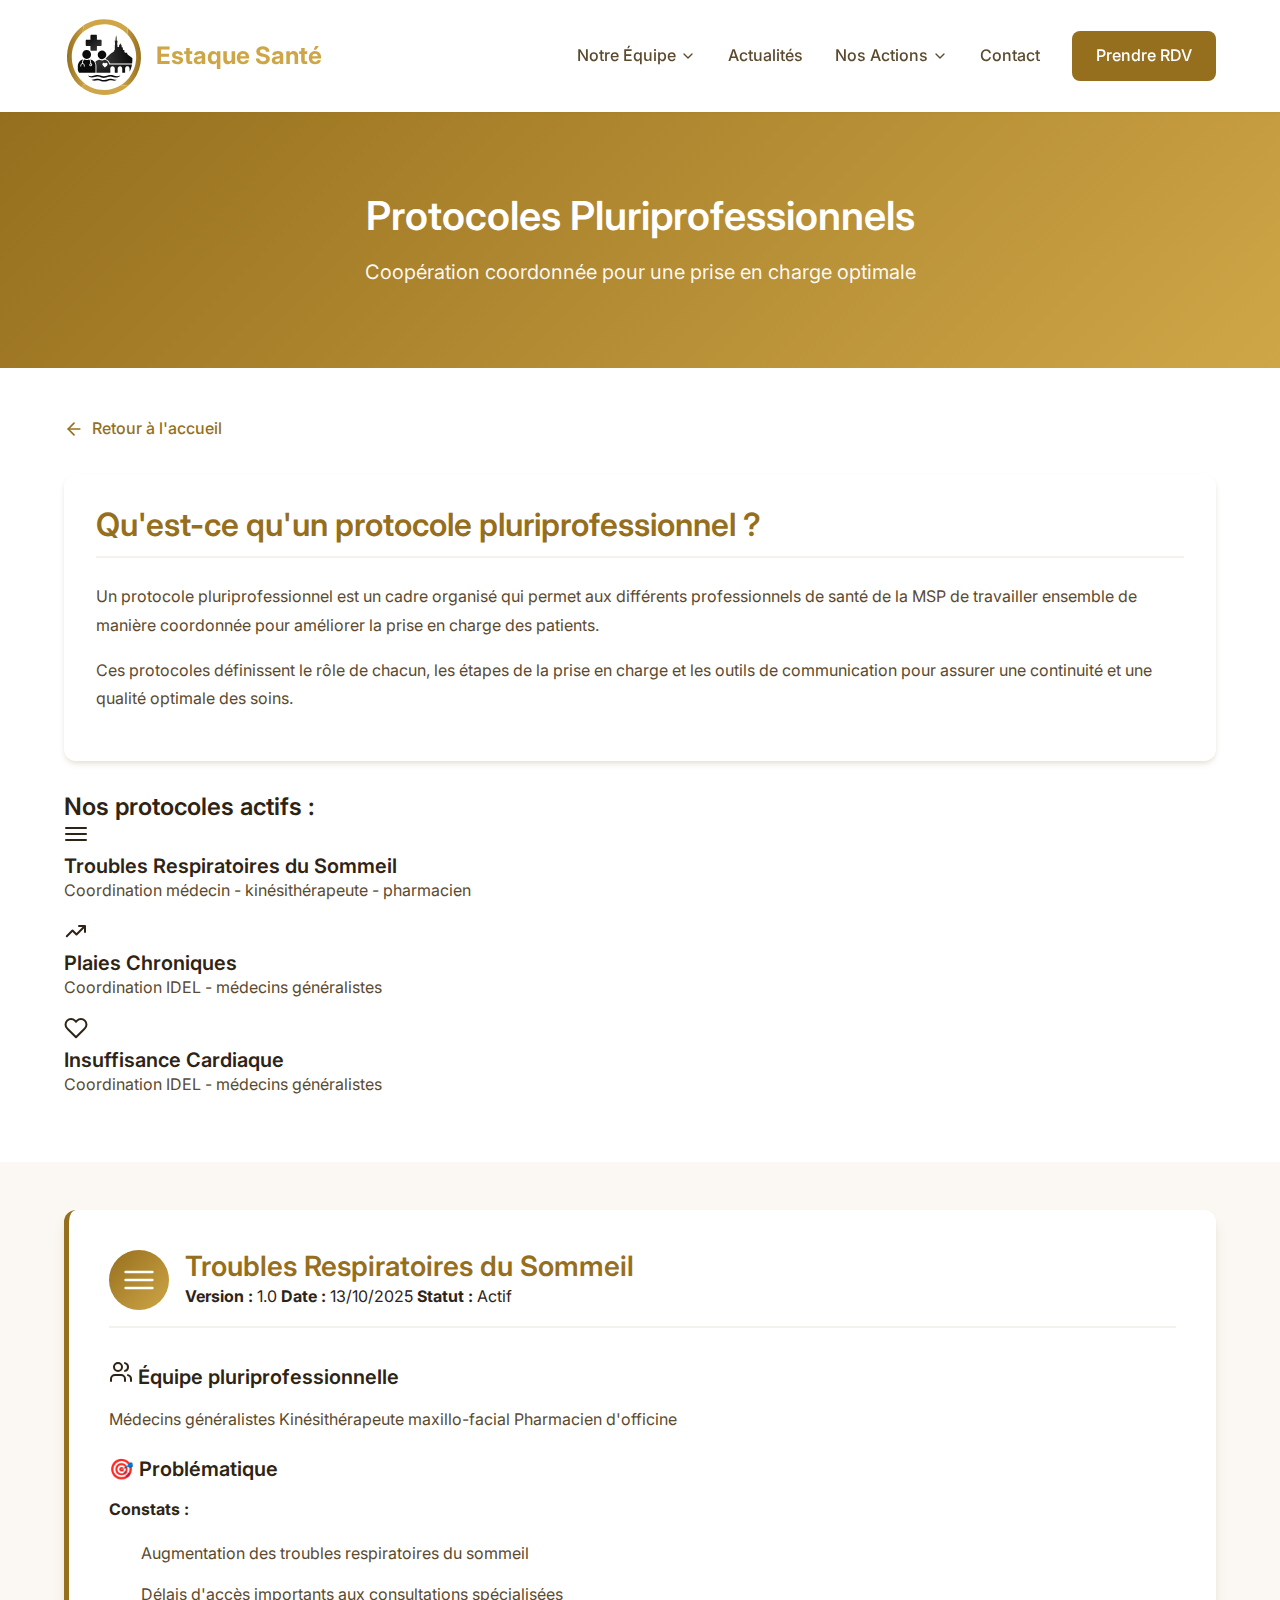
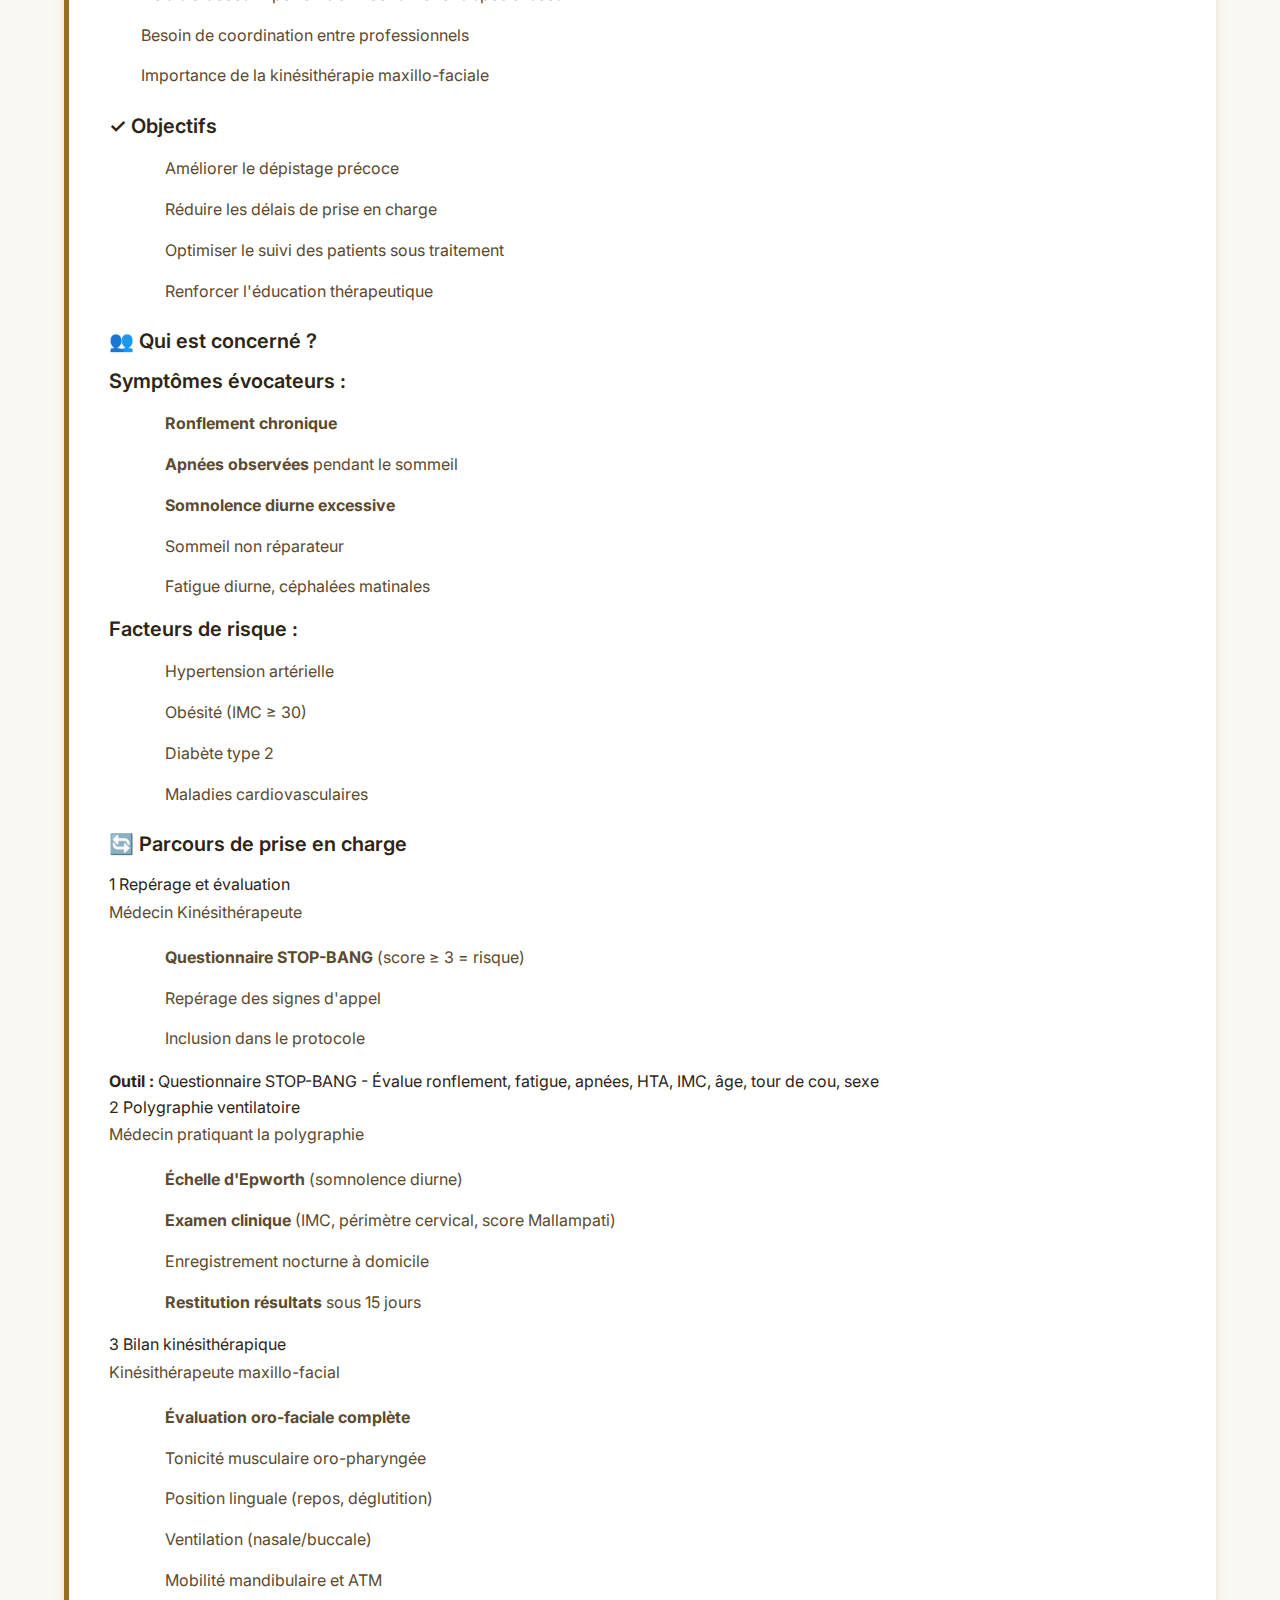
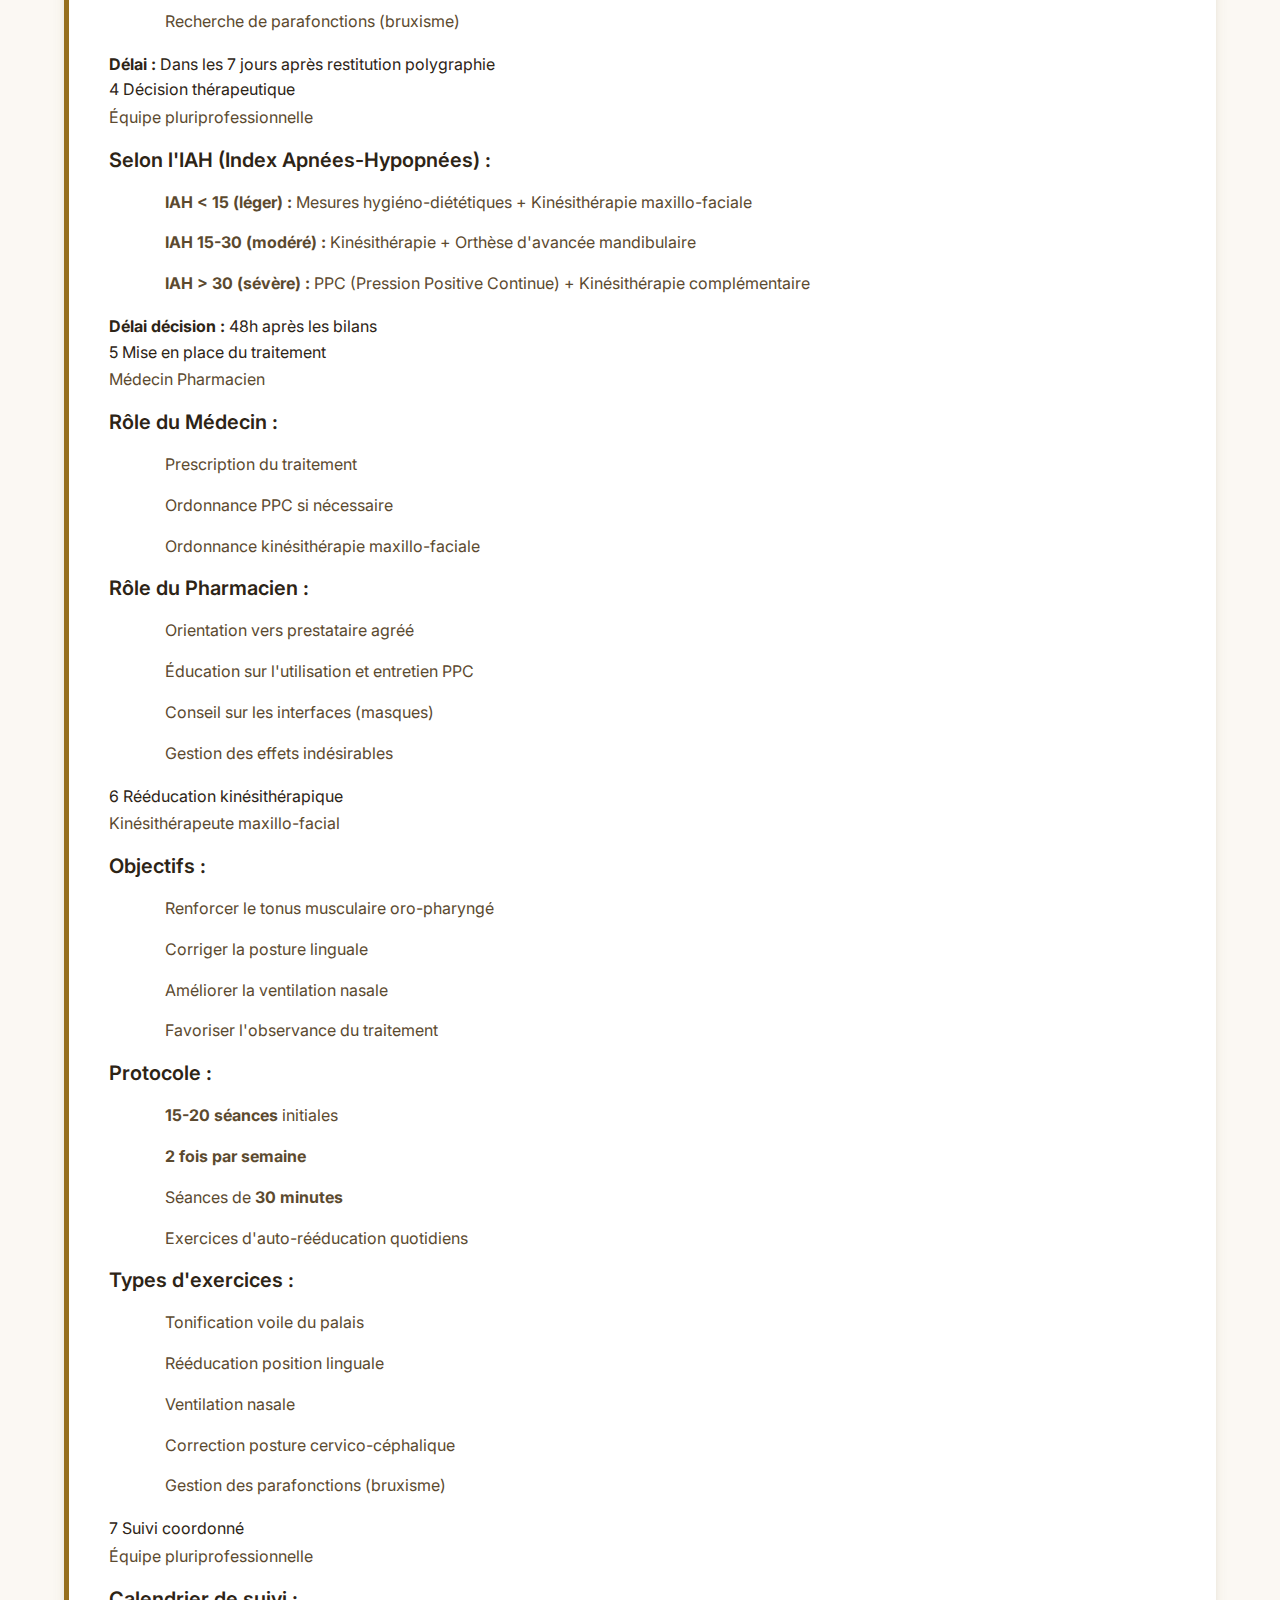
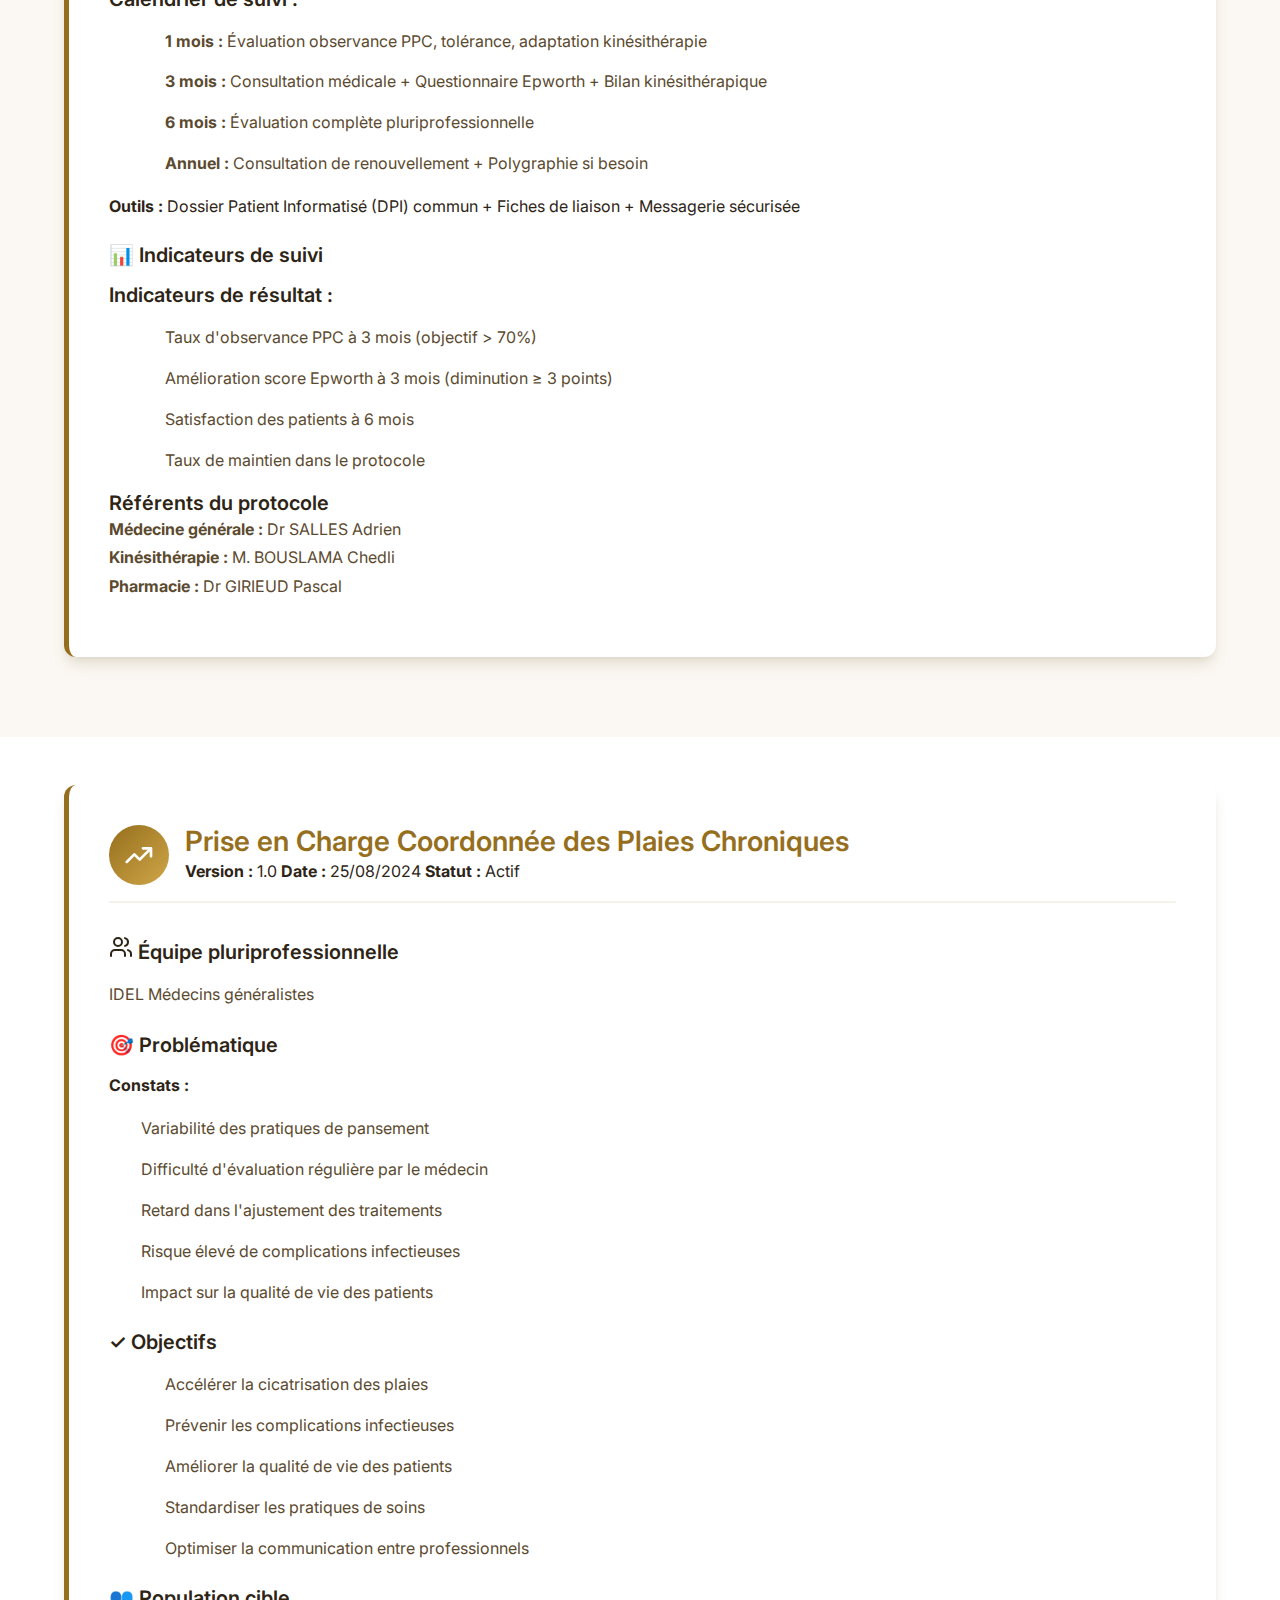
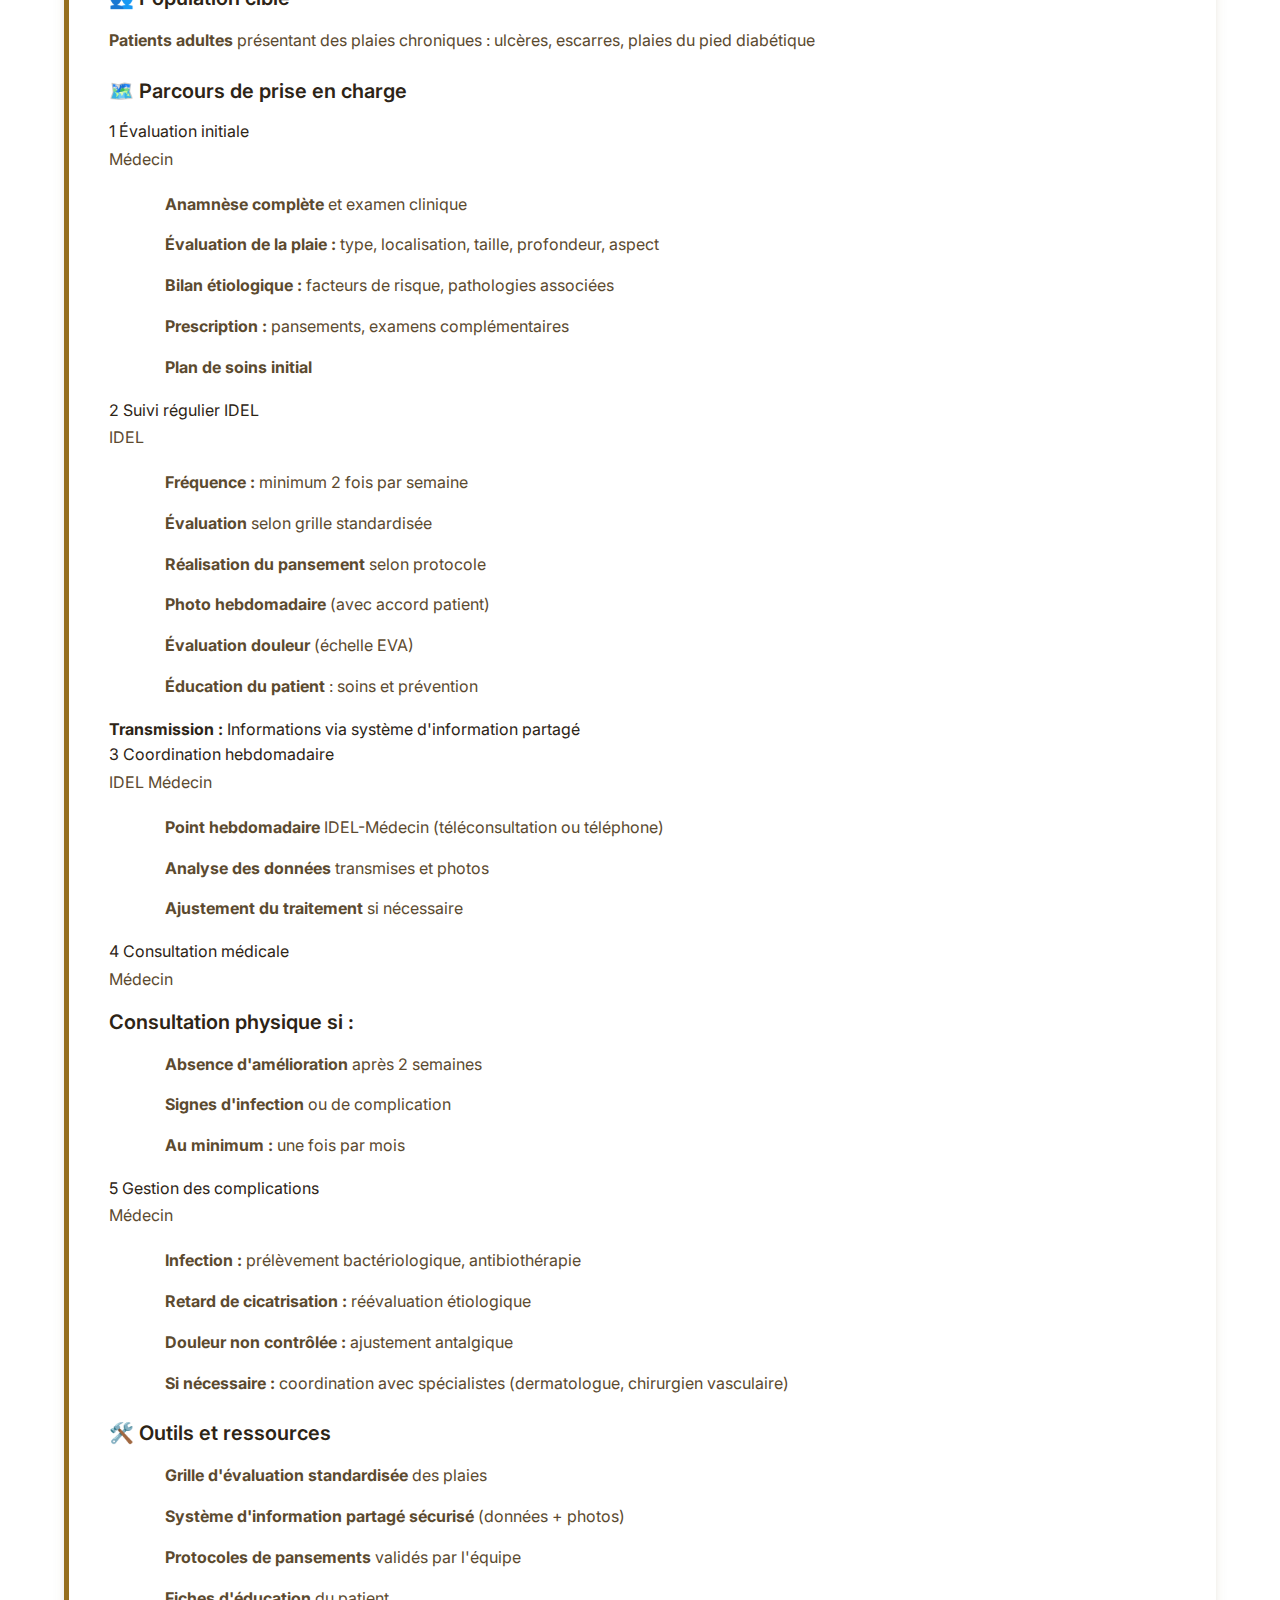
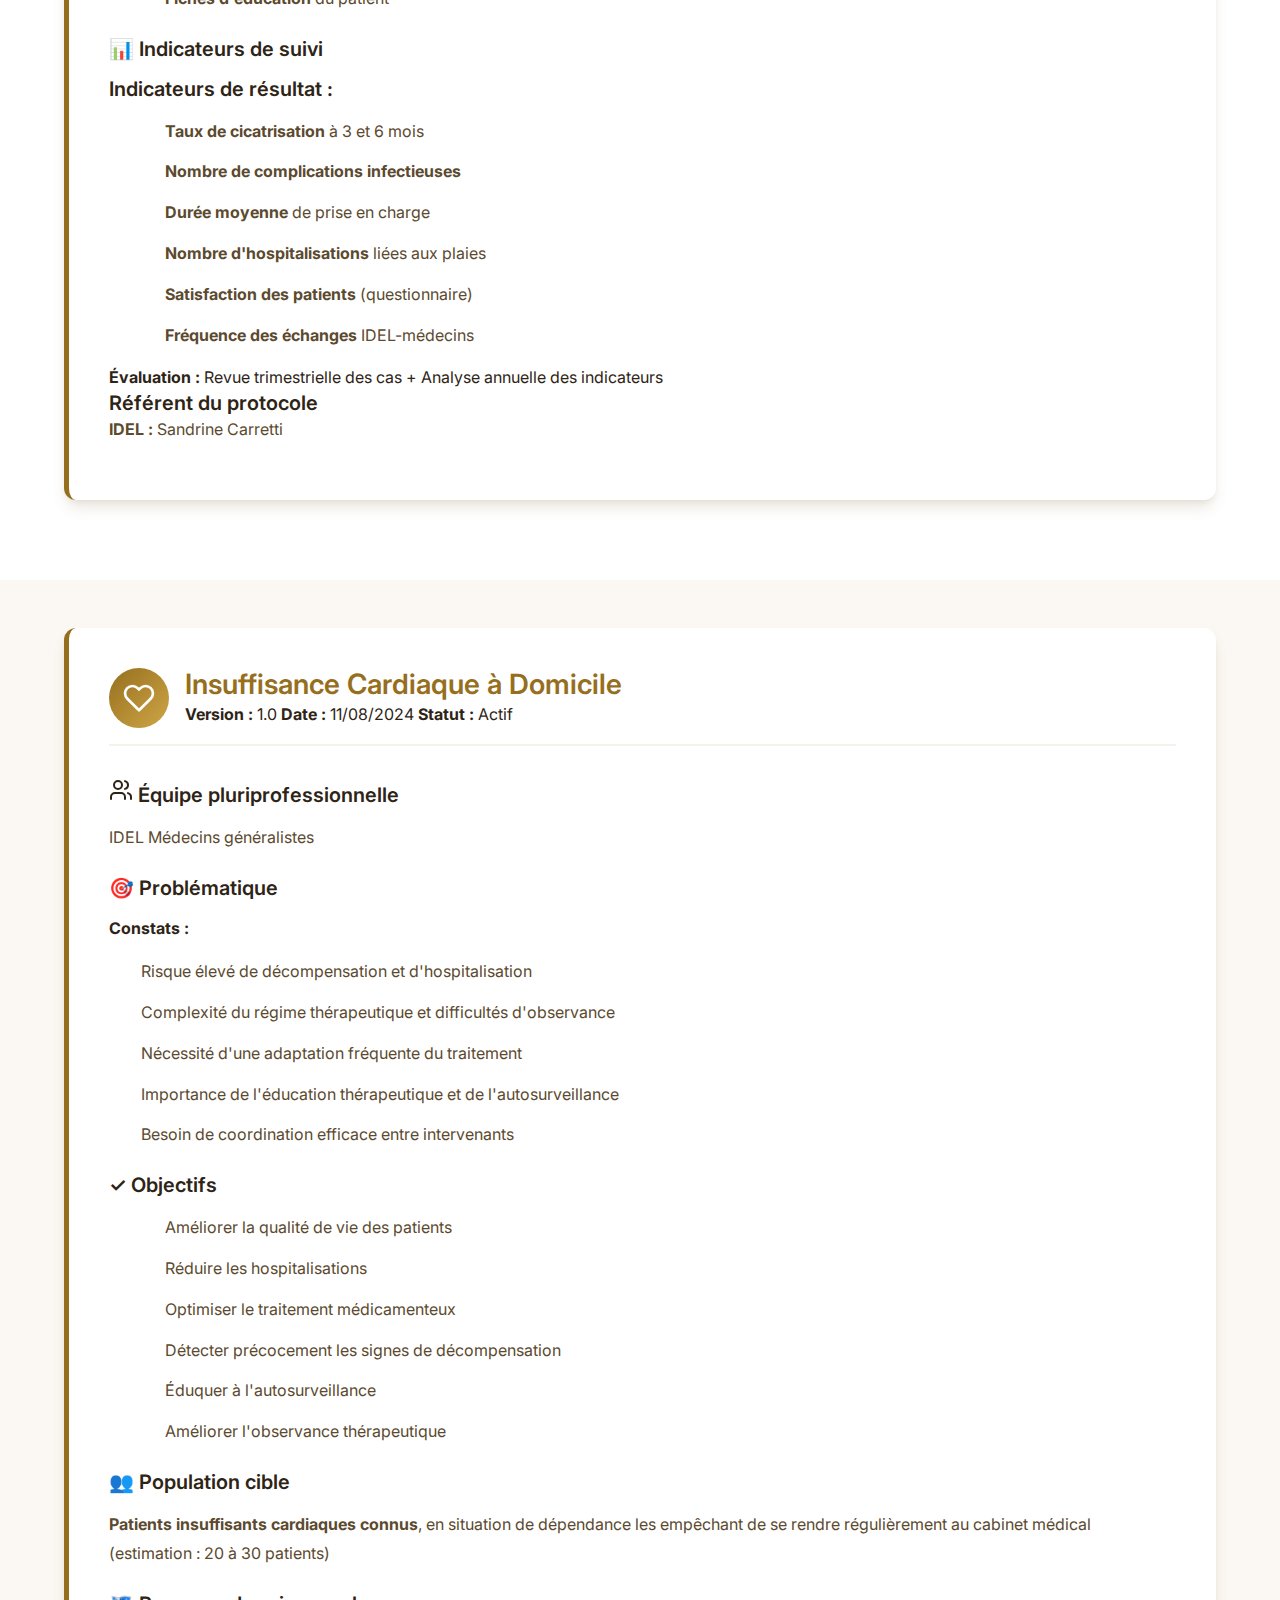
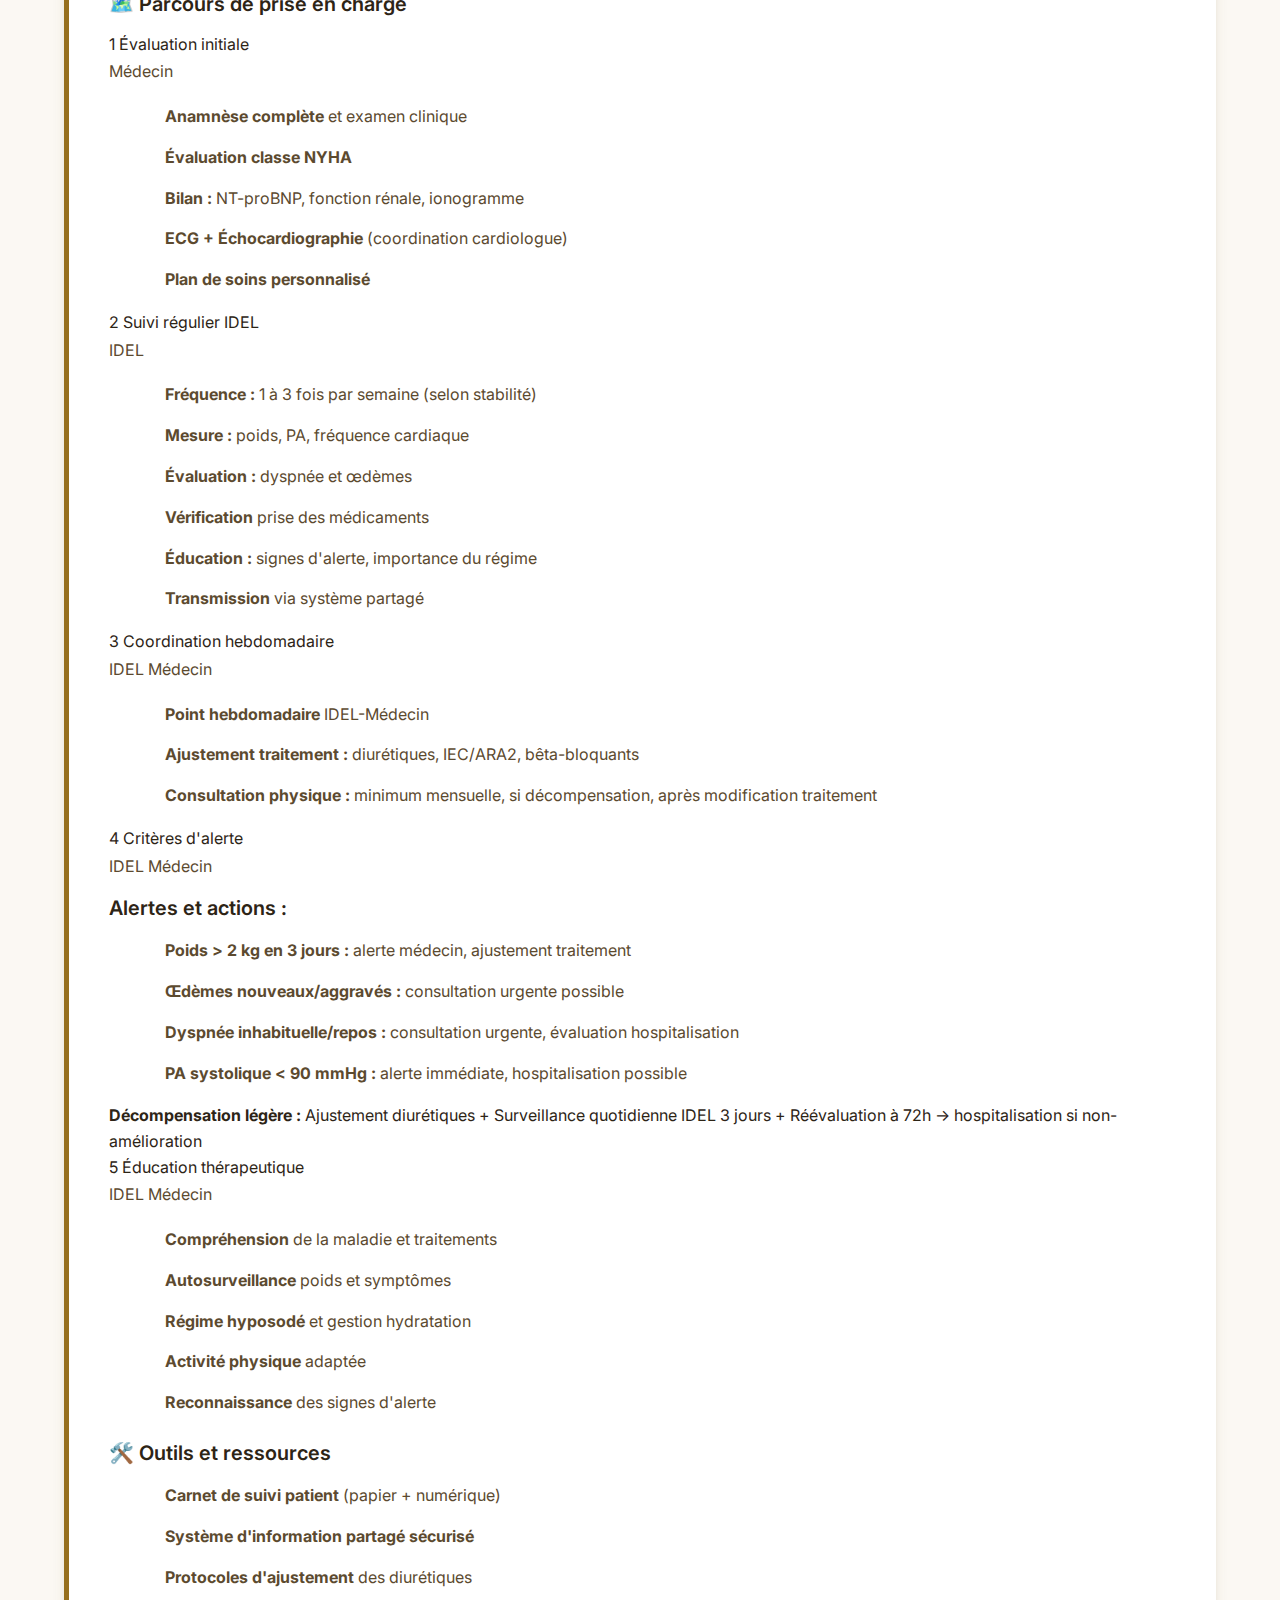
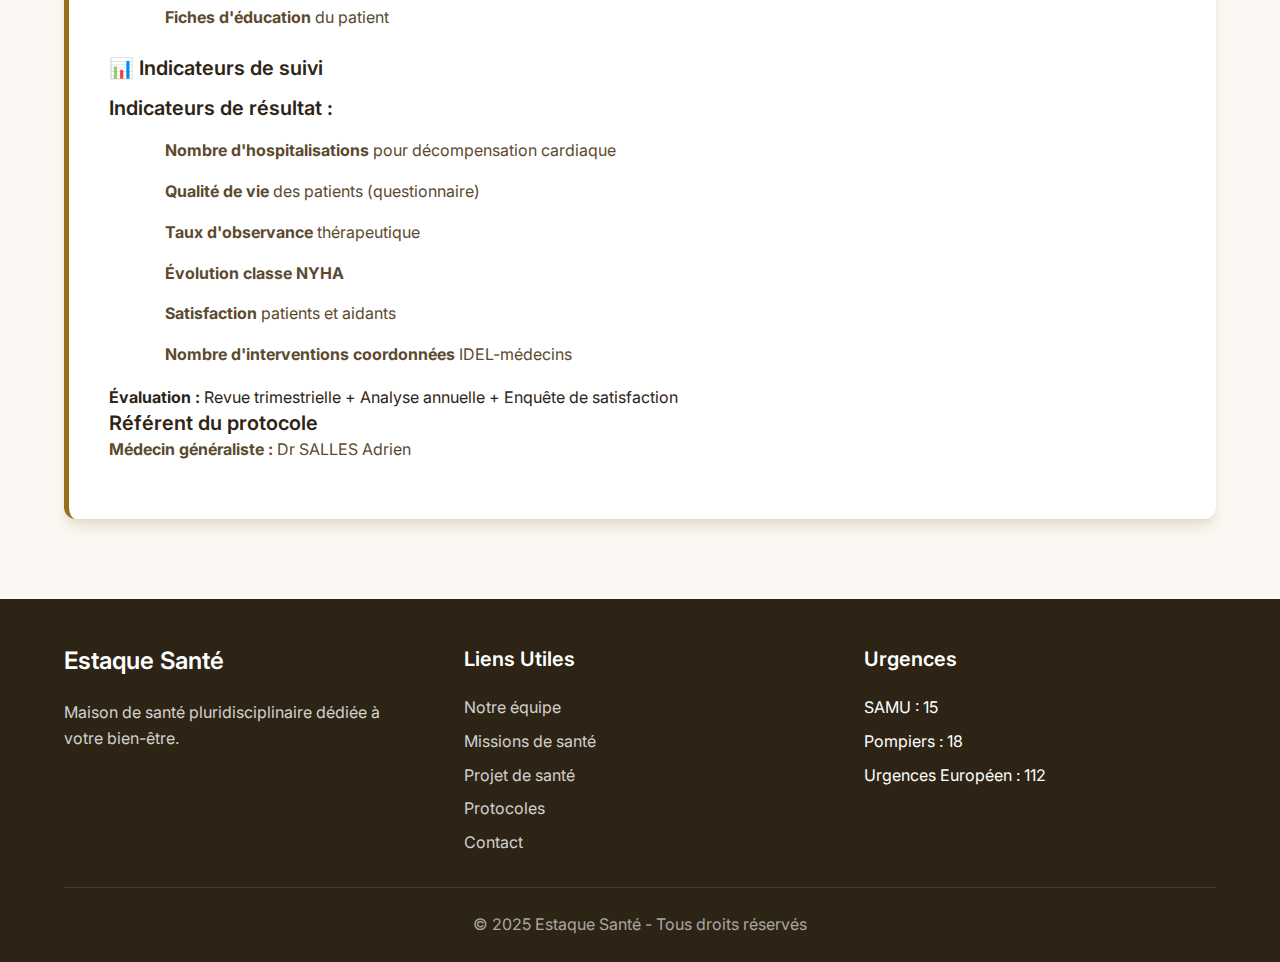
<file: protocoles.html>
<!DOCTYPE html>
<html lang="fr">
<head>
    <meta charset="UTF-8">
    <meta name="viewport" content="width=device-width, initial-scale=1.0">
    <meta name="description" content="Protocoles de coopération pluriprofessionnelle - MSP Estaque Gare">
    <title>Protocoles Pluriprofessionnels - Estaque Santé</title>
    <link rel="icon" type="image/svg+xml" href="images/Design sans titre (3).svg">
    <link rel="stylesheet" href="css/style.css">
    <link rel="stylesheet" href="css/components.css">
    <link rel="preconnect" href="https://fonts.googleapis.com">
    <link rel="preconnect" href="https://fonts.gstatic.com" crossorigin>
    <link href="https://fonts.googleapis.com/css2?family=Inter:wght@300;400;500;600;700&display=swap" rel="stylesheet">
</head>
<body>
    <!-- Navigation -->
    <nav class="navbar">
        <div class="container">
            <div class="nav-brand">
                <a href="index.html"><img src="images/Design sans titre (3).svg" alt="Logo Estaque Santé" class="nav-logo"></a>
                <h1><a href="index.html" style="color: inherit; text-decoration: none;">Estaque Santé</a></h1>
            </div>
            <ul class="nav-menu">
                <li class="nav-item dropdown">
                    <a class="nav-link dropdown-toggle">
                        Notre Équipe
                        <svg xmlns="http://www.w3.org/2000/svg" width="16" height="16" viewBox="0 0 24 24" fill="none" stroke="currentColor" stroke-width="2" stroke-linecap="round" stroke-linejoin="round">
                            <polyline points="6 9 12 15 18 9"></polyline>
                        </svg>
                    </a>
                    <div class="dropdown-menu">
                        <a href="index.html#equipe">Toute l'équipe</a>
                        <a href="medecins-generalistes.html">Médecins Généralistes</a>
                        <a href="infirmieres.html">Infirmières</a>
                        <a href="kinesitherapeute.html">Kinésithérapeute</a>
                        <a href="pharmacie.html">Pharmacie</a>
                        <a href="laboratoire.html">Laboratoire</a>
                    </div>
                </li>
                <li class="nav-item"><a href="index.html#actualites" class="nav-link">Actualités</a></li>
                <li class="nav-item dropdown">
                    <a class="nav-link dropdown-toggle">
                        Nos Actions
                        <svg xmlns="http://www.w3.org/2000/svg" width="16" height="16" viewBox="0 0 24 24" fill="none" stroke="currentColor" stroke-width="2" stroke-linecap="round" stroke-linejoin="round">
                            <polyline points="6 9 12 15 18 9"></polyline>
                        </svg>
                    </a>
                    <div class="dropdown-menu">
                        <a href="missions-sante-publique.html">Missions de Santé Publique</a>
                        <a href="projet-sante.html">Projet de Santé</a>
                        <a href="protocoles.html">Protocoles Pluriprofessionnels</a>
                    </div>
                </li>
                <li class="nav-item"><a href="index.html#contact" class="nav-link">Contact</a></li>
                <li class="nav-item"><a href="https://www.doctolib.fr/maison-de-sante/marseille/maison-de-sante-de-l-estaque-gare" target="_blank" rel="noopener" class="btn-primary">Prendre RDV</a></li>
            </ul>
            <div class="hamburger">
                <span></span>
                <span></span>
                <span></span>
            </div>
        </div>
    </nav>

    <!-- Hero Section -->
    <section class="hero-specialite medecins">
        <div class="container">
            <h1>Protocoles Pluriprofessionnels</h1>
            <p class="subtitle">Coopération coordonnée pour une prise en charge optimale</p>
        </div>
    </section>

    <!-- Introduction -->
    <section class="protocole-section">
        <div class="container">
            <a href="index.html" class="back-link">
                <svg xmlns="http://www.w3.org/2000/svg" width="20" height="20" viewBox="0 0 24 24" fill="none" stroke="currentColor" stroke-width="2" stroke-linecap="round" stroke-linejoin="round">
                    <line x1="19" y1="12" x2="5" y2="12"></line>
                    <polyline points="12 19 5 12 12 5"></polyline>
                </svg>
                Retour à l'accueil
            </a>

            <div class="content-box">
                <h2 style="color: var(--primary-color);">Qu'est-ce qu'un protocole pluriprofessionnel ?</h2>
                <p>Un protocole pluriprofessionnel est un cadre organisé qui permet aux différents professionnels de santé de la MSP de travailler ensemble de manière coordonnée pour améliorer la prise en charge des patients.</p>
                <p>Ces protocoles définissent le rôle de chacun, les étapes de la prise en charge et les outils de communication pour assurer une continuité et une qualité optimale des soins.</p>
            </div>

            <!-- Menu de navigation des protocoles -->
            <div class="protocoles-menu">
                <h3>Nos protocoles actifs :</h3>
                <div class="menu-grid">
                    <a href="#protocole-sommeil" class="menu-card">
                        <div class="menu-icon">
                            <svg xmlns="http://www.w3.org/2000/svg" width="24" height="24" viewBox="0 0 24 24" fill="none" stroke="currentColor" stroke-width="2" stroke-linecap="round" stroke-linejoin="round">
                                <path d="M2 12h20"></path>
                                <path d="M2 6h20"></path>
                                <path d="M2 18h20"></path>
                            </svg>
                        </div>
                        <h4>Troubles Respiratoires du Sommeil</h4>
                        <p>Coordination médecin - kinésithérapeute - pharmacien</p>
                    </a>
                    <a href="#protocole-plaies" class="menu-card">
                        <div class="menu-icon">
                            <svg xmlns="http://www.w3.org/2000/svg" width="24" height="24" viewBox="0 0 24 24" fill="none" stroke="currentColor" stroke-width="2" stroke-linecap="round" stroke-linejoin="round">
                                <path d="M20.2 7.8l-7.7 7.7-4-4-5.7 5.7"></path>
                                <path d="M15 7h6v6"></path>
                            </svg>
                        </div>
                        <h4>Plaies Chroniques</h4>
                        <p>Coordination IDEL - médecins généralistes</p>
                    </a>
                    <a href="#protocole-insuffisance-cardiaque" class="menu-card">
                        <div class="menu-icon">
                            <svg xmlns="http://www.w3.org/2000/svg" width="24" height="24" viewBox="0 0 24 24" fill="none" stroke="currentColor" stroke-width="2" stroke-linecap="round" stroke-linejoin="round">
                                <path d="M20.84 4.61a5.5 5.5 0 0 0-7.78 0L12 5.67l-1.06-1.06a5.5 5.5 0 0 0-7.78 7.78l1.06 1.06L12 21.23l7.78-7.78 1.06-1.06a5.5 5.5 0 0 0 0-7.78z"></path>
                            </svg>
                        </div>
                        <h4>Insuffisance Cardiaque</h4>
                        <p>Coordination IDEL - médecins généralistes</p>
                    </a>
                </div>
            </div>
        </div>
    </section>

    <!-- Protocole Troubles Respiratoires du Sommeil -->
    <section class="protocole-section" id="protocole-sommeil">
        <div class="container">
            <div class="protocole-card">
                <div class="protocole-header">
                    <div class="protocole-icon">
                        <svg xmlns="http://www.w3.org/2000/svg" width="32" height="32" viewBox="0 0 24 24" fill="none" stroke="currentColor" stroke-width="2" stroke-linecap="round" stroke-linejoin="round">
                            <path d="M2 12h20"></path>
                            <path d="M2 6h20"></path>
                            <path d="M2 18h20"></path>
                        </svg>
                    </div>
                    <div class="protocole-title">
                        <h2>Troubles Respiratoires du Sommeil</h2>
                        <div class="protocole-meta">
                            <span><strong>Version :</strong> 1.0</span>
                            <span><strong>Date :</strong> 13/10/2025</span>
                            <span><strong>Statut :</strong> Actif</span>
                        </div>
                    </div>
                </div>

                <div class="protocole-content">
                <!-- Professionnels concernés -->
                <div class="section-block">
                    <h3>
                        <svg xmlns="http://www.w3.org/2000/svg" width="24" height="24" viewBox="0 0 24 24" fill="none" stroke="currentColor" stroke-width="2" stroke-linecap="round" stroke-linejoin="round">
                            <path d="M16 21v-2a4 4 0 0 0-4-4H6a4 4 0 0 0-4 4v2"></path>
                            <circle cx="9" cy="7" r="4"></circle>
                            <path d="M22 21v-2a4 4 0 0 0-3-3.87"></path>
                            <path d="M16 3.13a4 4 0 0 1 0 7.75"></path>
                        </svg>
                        Équipe pluriprofessionnelle
                    </h3>
                    <p>
                        <span class="professionnel-badge">Médecins généralistes</span>
                        <span class="professionnel-badge">Kinésithérapeute maxillo-facial</span>
                        <span class="professionnel-badge">Pharmacien d'officine</span>
                    </p>
                </div>

                <!-- Problématique -->
                <div class="section-block">
                    <h3>🎯 Problématique</h3>
                    <div class="key-points">
                        <strong>Constats :</strong>
                        <ul>
                            <li>Augmentation des troubles respiratoires du sommeil</li>
                            <li>Délais d'accès importants aux consultations spécialisées</li>
                            <li>Besoin de coordination entre professionnels</li>
                            <li>Importance de la kinésithérapie maxillo-faciale</li>
                        </ul>
                    </div>
                </div>

                <!-- Objectifs -->
                <div class="section-block">
                    <h3>✓ Objectifs</h3>
                    <ul style="margin-left: 1.5rem;">
                        <li>Améliorer le dépistage précoce</li>
                        <li>Réduire les délais de prise en charge</li>
                        <li>Optimiser le suivi des patients sous traitement</li>
                        <li>Renforcer l'éducation thérapeutique</li>
                    </ul>
                </div>

                <!-- Population cible -->
                <div class="section-block">
                    <h3>👥 Qui est concerné ?</h3>
                    <h4>Symptômes évocateurs :</h4>
                    <ul style="margin-left: 1.5rem;">
                        <li><strong>Ronflement chronique</strong></li>
                        <li><strong>Apnées observées</strong> pendant le sommeil</li>
                        <li><strong>Somnolence diurne excessive</strong></li>
                        <li>Sommeil non réparateur</li>
                        <li>Fatigue diurne, céphalées matinales</li>
                    </ul>
                    <h4>Facteurs de risque :</h4>
                    <ul style="margin-left: 1.5rem;">
                        <li>Hypertension artérielle</li>
                        <li>Obésité (IMC ≥ 30)</li>
                        <li>Diabète type 2</li>
                        <li>Maladies cardiovasculaires</li>
                    </ul>
                </div>

                <!-- Parcours patient -->
                <div class="section-block">
                    <h3>🔄 Parcours de prise en charge</h3>

                    <div class="etapes-grid">
                        <!-- Étape 1 -->
                        <div class="etape-card">
                            <div class="etape-title">
                                <span class="etape-number">1</span>
                                Repérage et évaluation
                            </div>
                            <p><span class="professionnel-badge">Médecin</span> <span class="professionnel-badge">Kinésithérapeute</span></p>
                            <ul style="margin-left: 1.5rem; margin-top: 0.75rem;">
                                <li><strong>Questionnaire STOP-BANG</strong> (score ≥ 3 = risque)</li>
                                <li>Repérage des signes d'appel</li>
                                <li>Inclusion dans le protocole</li>
                            </ul>
                            <div class="info-box">
                                <strong>Outil :</strong> Questionnaire STOP-BANG - Évalue ronflement, fatigue, apnées, HTA, IMC, âge, tour de cou, sexe
                            </div>
                        </div>

                        <!-- Étape 2 -->
                        <div class="etape-card">
                            <div class="etape-title">
                                <span class="etape-number">2</span>
                                Polygraphie ventilatoire
                            </div>
                            <p><span class="professionnel-badge">Médecin pratiquant la polygraphie</span></p>
                            <ul style="margin-left: 1.5rem; margin-top: 0.75rem;">
                                <li><strong>Échelle d'Epworth</strong> (somnolence diurne)</li>
                                <li><strong>Examen clinique</strong> (IMC, périmètre cervical, score Mallampati)</li>
                                <li>Enregistrement nocturne à domicile</li>
                                <li><strong>Restitution résultats</strong> sous 15 jours</li>
                            </ul>
                        </div>

                        <!-- Étape 3 -->
                        <div class="etape-card">
                            <div class="etape-title">
                                <span class="etape-number">3</span>
                                Bilan kinésithérapique
                            </div>
                            <p><span class="professionnel-badge">Kinésithérapeute maxillo-facial</span></p>
                            <ul style="margin-left: 1.5rem; margin-top: 0.75rem;">
                                <li><strong>Évaluation oro-faciale complète</strong></li>
                                <li>Tonicité musculaire oro-pharyngée</li>
                                <li>Position linguale (repos, déglutition)</li>
                                <li>Ventilation (nasale/buccale)</li>
                                <li>Mobilité mandibulaire et ATM</li>
                                <li>Recherche de parafonctions (bruxisme)</li>
                            </ul>
                            <div class="info-box">
                                <strong>Délai :</strong> Dans les 7 jours après restitution polygraphie
                            </div>
                        </div>

                        <!-- Étape 4 -->
                        <div class="etape-card">
                            <div class="etape-title">
                                <span class="etape-number">4</span>
                                Décision thérapeutique
                            </div>
                            <p><span class="professionnel-badge">Équipe pluriprofessionnelle</span></p>
                            <h4 style="margin-top: 1rem;">Selon l'IAH (Index Apnées-Hypopnées) :</h4>
                            <ul style="margin-left: 1.5rem;">
                                <li><strong>IAH < 15 (léger) :</strong> Mesures hygiéno-diététiques + Kinésithérapie maxillo-faciale</li>
                                <li><strong>IAH 15-30 (modéré) :</strong> Kinésithérapie + Orthèse d'avancée mandibulaire</li>
                                <li><strong>IAH > 30 (sévère) :</strong> PPC (Pression Positive Continue) + Kinésithérapie complémentaire</li>
                            </ul>
                            <div class="info-box">
                                <strong>Délai décision :</strong> 48h après les bilans
                            </div>
                        </div>

                        <!-- Étape 5 -->
                        <div class="etape-card">
                            <div class="etape-title">
                                <span class="etape-number">5</span>
                                Mise en place du traitement
                            </div>
                            <p><span class="professionnel-badge">Médecin</span> <span class="professionnel-badge">Pharmacien</span></p>
                            <h4 style="margin-top: 1rem;">Rôle du Médecin :</h4>
                            <ul style="margin-left: 1.5rem;">
                                <li>Prescription du traitement</li>
                                <li>Ordonnance PPC si nécessaire</li>
                                <li>Ordonnance kinésithérapie maxillo-faciale</li>
                            </ul>
                            <h4 style="margin-top: 1rem;">Rôle du Pharmacien :</h4>
                            <ul style="margin-left: 1.5rem;">
                                <li>Orientation vers prestataire agréé</li>
                                <li>Éducation sur l'utilisation et entretien PPC</li>
                                <li>Conseil sur les interfaces (masques)</li>
                                <li>Gestion des effets indésirables</li>
                            </ul>
                        </div>

                        <!-- Étape 6 -->
                        <div class="etape-card">
                            <div class="etape-title">
                                <span class="etape-number">6</span>
                                Rééducation kinésithérapique
                            </div>
                            <p><span class="professionnel-badge">Kinésithérapeute maxillo-facial</span></p>
                            <h4 style="margin-top: 1rem;">Objectifs :</h4>
                            <ul style="margin-left: 1.5rem;">
                                <li>Renforcer le tonus musculaire oro-pharyngé</li>
                                <li>Corriger la posture linguale</li>
                                <li>Améliorer la ventilation nasale</li>
                                <li>Favoriser l'observance du traitement</li>
                            </ul>
                            <h4 style="margin-top: 1rem;">Protocole :</h4>
                            <ul style="margin-left: 1.5rem;">
                                <li><strong>15-20 séances</strong> initiales</li>
                                <li><strong>2 fois par semaine</strong></li>
                                <li>Séances de <strong>30 minutes</strong></li>
                                <li>Exercices d'auto-rééducation quotidiens</li>
                            </ul>
                            <h4 style="margin-top: 1rem;">Types d'exercices :</h4>
                            <ul style="margin-left: 1.5rem;">
                                <li>Tonification voile du palais</li>
                                <li>Rééducation position linguale</li>
                                <li>Ventilation nasale</li>
                                <li>Correction posture cervico-céphalique</li>
                                <li>Gestion des parafonctions (bruxisme)</li>
                            </ul>
                        </div>

                        <!-- Étape 7 -->
                        <div class="etape-card">
                            <div class="etape-title">
                                <span class="etape-number">7</span>
                                Suivi coordonné
                            </div>
                            <p><span class="professionnel-badge">Équipe pluriprofessionnelle</span></p>
                            <h4 style="margin-top: 1rem;">Calendrier de suivi :</h4>
                            <ul style="margin-left: 1.5rem;">
                                <li><strong>1 mois :</strong> Évaluation observance PPC, tolérance, adaptation kinésithérapie</li>
                                <li><strong>3 mois :</strong> Consultation médicale + Questionnaire Epworth + Bilan kinésithérapique</li>
                                <li><strong>6 mois :</strong> Évaluation complète pluriprofessionnelle</li>
                                <li><strong>Annuel :</strong> Consultation de renouvellement + Polygraphie si besoin</li>
                            </ul>
                            <div class="info-box">
                                <strong>Outils :</strong> Dossier Patient Informatisé (DPI) commun + Fiches de liaison + Messagerie sécurisée
                            </div>
                        </div>
                    </div>
                </div>

                <!-- Indicateurs -->
                <div class="section-block">
                    <h3>📊 Indicateurs de suivi</h3>
                    <h4>Indicateurs de résultat :</h4>
                    <ul style="margin-left: 1.5rem;">
                        <li>Taux d'observance PPC à 3 mois (objectif > 70%)</li>
                        <li>Amélioration score Epworth à 3 mois (diminution ≥ 3 points)</li>
                        <li>Satisfaction des patients à 6 mois</li>
                        <li>Taux de maintien dans le protocole</li>
                    </ul>
                </div>

                <!-- Référents -->
                <div class="contact-referent">
                    <h4>Référents du protocole</h4>
                    <p>
                        <strong>Médecine générale :</strong> Dr SALLES Adrien<br>
                        <strong>Kinésithérapie :</strong> M. BOUSLAMA Chedli<br>
                        <strong>Pharmacie :</strong> Dr GIRIEUD Pascal
                    </p>
                </div>
                </div><!-- Fin protocole-content -->
            </div>
        </div>
    </section>

    <!-- Protocole Plaies Chroniques -->
    <section class="protocole-section" id="protocole-plaies">
        <div class="container">
            <div class="protocole-card">
                <div class="protocole-header">
                    <div class="protocole-icon">
                        <svg xmlns="http://www.w3.org/2000/svg" width="32" height="32" viewBox="0 0 24 24" fill="none" stroke="currentColor" stroke-width="2" stroke-linecap="round" stroke-linejoin="round">
                            <path d="M20.2 7.8l-7.7 7.7-4-4-5.7 5.7"></path>
                            <path d="M15 7h6v6"></path>
                        </svg>
                    </div>
                    <div class="protocole-title">
                        <h2>Prise en Charge Coordonnée des Plaies Chroniques</h2>
                        <div class="protocole-meta">
                            <span><strong>Version :</strong> 1.0</span>
                            <span><strong>Date :</strong> 25/08/2024</span>
                            <span><strong>Statut :</strong> Actif</span>
                        </div>
                    </div>
                </div>

                <div class="protocole-content">
                <!-- Professionnels concernés -->
                <div class="section-block">
                    <h3>
                        <svg xmlns="http://www.w3.org/2000/svg" width="24" height="24" viewBox="0 0 24 24" fill="none" stroke="currentColor" stroke-width="2" stroke-linecap="round" stroke-linejoin="round">
                            <path d="M16 21v-2a4 4 0 0 0-4-4H6a4 4 0 0 0-4 4v2"></path>
                            <circle cx="9" cy="7" r="4"></circle>
                            <path d="M22 21v-2a4 4 0 0 0-3-3.87"></path>
                            <path d="M16 3.13a4 4 0 0 1 0 7.75"></path>
                        </svg>
                        Équipe pluriprofessionnelle
                    </h3>
                    <p>
                        <span class="professionnel-badge">IDEL</span>
                        <span class="professionnel-badge">Médecins généralistes</span>
                    </p>
                </div>

                <!-- Problématique -->
                <div class="section-block">
                    <h3>🎯 Problématique</h3>
                    <div class="key-points">
                        <strong>Constats :</strong>
                        <ul>
                            <li>Variabilité des pratiques de pansement</li>
                            <li>Difficulté d'évaluation régulière par le médecin</li>
                            <li>Retard dans l'ajustement des traitements</li>
                            <li>Risque élevé de complications infectieuses</li>
                            <li>Impact sur la qualité de vie des patients</li>
                        </ul>
                    </div>
                </div>

                <!-- Objectifs -->
                <div class="section-block">
                    <h3>✓ Objectifs</h3>
                    <ul style="margin-left: 1.5rem;">
                        <li>Accélérer la cicatrisation des plaies</li>
                        <li>Prévenir les complications infectieuses</li>
                        <li>Améliorer la qualité de vie des patients</li>
                        <li>Standardiser les pratiques de soins</li>
                        <li>Optimiser la communication entre professionnels</li>
                    </ul>
                </div>

                <!-- Population cible -->
                <div class="section-block">
                    <h3>👥 Population cible</h3>
                    <p><strong>Patients adultes</strong> présentant des plaies chroniques : ulcères, escarres, plaies du pied diabétique</p>
                </div>

                <!-- Parcours patient -->
                <div class="section-block">
                    <h3>🗺️ Parcours de prise en charge</h3>
                    <div class="etapes-grid">
                        <!-- Étape 1 -->
                        <div class="etape-card">
                            <div class="etape-title">
                                <span class="etape-number">1</span>
                                Évaluation initiale
                            </div>
                            <p><span class="professionnel-badge">Médecin</span></p>
                            <ul style="margin-left: 1.5rem;">
                                <li><strong>Anamnèse complète</strong> et examen clinique</li>
                                <li><strong>Évaluation de la plaie :</strong> type, localisation, taille, profondeur, aspect</li>
                                <li><strong>Bilan étiologique :</strong> facteurs de risque, pathologies associées</li>
                                <li><strong>Prescription :</strong> pansements, examens complémentaires</li>
                                <li><strong>Plan de soins initial</strong></li>
                            </ul>
                        </div>

                        <!-- Étape 2 -->
                        <div class="etape-card">
                            <div class="etape-title">
                                <span class="etape-number">2</span>
                                Suivi régulier IDEL
                            </div>
                            <p><span class="professionnel-badge">IDEL</span></p>
                            <ul style="margin-left: 1.5rem;">
                                <li><strong>Fréquence :</strong> minimum 2 fois par semaine</li>
                                <li><strong>Évaluation</strong> selon grille standardisée</li>
                                <li><strong>Réalisation du pansement</strong> selon protocole</li>
                                <li><strong>Photo hebdomadaire</strong> (avec accord patient)</li>
                                <li><strong>Évaluation douleur</strong> (échelle EVA)</li>
                                <li><strong>Éducation du patient</strong> : soins et prévention</li>
                            </ul>
                            <div class="info-box">
                                <strong>Transmission :</strong> Informations via système d'information partagé
                            </div>
                        </div>

                        <!-- Étape 3 -->
                        <div class="etape-card">
                            <div class="etape-title">
                                <span class="etape-number">3</span>
                                Coordination hebdomadaire
                            </div>
                            <p>
                                <span class="professionnel-badge">IDEL</span>
                                <span class="professionnel-badge">Médecin</span>
                            </p>
                            <ul style="margin-left: 1.5rem;">
                                <li><strong>Point hebdomadaire</strong> IDEL-Médecin (téléconsultation ou téléphone)</li>
                                <li><strong>Analyse des données</strong> transmises et photos</li>
                                <li><strong>Ajustement du traitement</strong> si nécessaire</li>
                            </ul>
                        </div>

                        <!-- Étape 4 -->
                        <div class="etape-card">
                            <div class="etape-title">
                                <span class="etape-number">4</span>
                                Consultation médicale
                            </div>
                            <p><span class="professionnel-badge">Médecin</span></p>
                            <h4 style="margin-top: 1rem;">Consultation physique si :</h4>
                            <ul style="margin-left: 1.5rem;">
                                <li><strong>Absence d'amélioration</strong> après 2 semaines</li>
                                <li><strong>Signes d'infection</strong> ou de complication</li>
                                <li><strong>Au minimum :</strong> une fois par mois</li>
                            </ul>
                        </div>

                        <!-- Étape 5 -->
                        <div class="etape-card">
                            <div class="etape-title">
                                <span class="etape-number">5</span>
                                Gestion des complications
                            </div>
                            <p><span class="professionnel-badge">Médecin</span></p>
                            <ul style="margin-left: 1.5rem;">
                                <li><strong>Infection :</strong> prélèvement bactériologique, antibiothérapie</li>
                                <li><strong>Retard de cicatrisation :</strong> réévaluation étiologique</li>
                                <li><strong>Douleur non contrôlée :</strong> ajustement antalgique</li>
                                <li><strong>Si nécessaire :</strong> coordination avec spécialistes (dermatologue, chirurgien vasculaire)</li>
                            </ul>
                        </div>
                    </div>
                </div>

                <!-- Outils -->
                <div class="section-block">
                    <h3>🛠️ Outils et ressources</h3>
                    <ul style="margin-left: 1.5rem;">
                        <li><strong>Grille d'évaluation standardisée</strong> des plaies</li>
                        <li><strong>Système d'information partagé sécurisé</strong> (données + photos)</li>
                        <li><strong>Protocoles de pansements</strong> validés par l'équipe</li>
                        <li><strong>Fiches d'éducation</strong> du patient</li>
                    </ul>
                </div>

                <!-- Indicateurs -->
                <div class="section-block">
                    <h3>📊 Indicateurs de suivi</h3>
                    <h4>Indicateurs de résultat :</h4>
                    <ul style="margin-left: 1.5rem;">
                        <li><strong>Taux de cicatrisation</strong> à 3 et 6 mois</li>
                        <li><strong>Nombre de complications infectieuses</strong></li>
                        <li><strong>Durée moyenne</strong> de prise en charge</li>
                        <li><strong>Nombre d'hospitalisations</strong> liées aux plaies</li>
                        <li><strong>Satisfaction des patients</strong> (questionnaire)</li>
                        <li><strong>Fréquence des échanges</strong> IDEL-médecins</li>
                    </ul>
                    <div class="info-box">
                        <strong>Évaluation :</strong> Revue trimestrielle des cas + Analyse annuelle des indicateurs
                    </div>
                </div>

                <!-- Référents -->
                <div class="contact-referent">
                    <h4>Référent du protocole</h4>
                    <p>
                        <strong>IDEL :</strong> Sandrine Carretti
                    </p>
                </div>
                </div><!-- Fin protocole-content -->
            </div>
        </div>
    </section>

    <!-- Protocole Insuffisance Cardiaque -->
    <section class="protocole-section" id="protocole-insuffisance-cardiaque">
        <div class="container">
            <div class="protocole-card">
                <div class="protocole-header">
                    <div class="protocole-icon">
                        <svg xmlns="http://www.w3.org/2000/svg" width="32" height="32" viewBox="0 0 24 24" fill="none" stroke="currentColor" stroke-width="2" stroke-linecap="round" stroke-linejoin="round">
                            <path d="M20.84 4.61a5.5 5.5 0 0 0-7.78 0L12 5.67l-1.06-1.06a5.5 5.5 0 0 0-7.78 7.78l1.06 1.06L12 21.23l7.78-7.78 1.06-1.06a5.5 5.5 0 0 0 0-7.78z"></path>
                        </svg>
                    </div>
                    <div class="protocole-title">
                        <h2>Insuffisance Cardiaque à Domicile</h2>
                        <div class="protocole-meta">
                            <span><strong>Version :</strong> 1.0</span>
                            <span><strong>Date :</strong> 11/08/2024</span>
                            <span><strong>Statut :</strong> Actif</span>
                        </div>
                    </div>
                </div>

                <div class="protocole-content">
                <!-- Professionnels concernés -->
                <div class="section-block">
                    <h3>
                        <svg xmlns="http://www.w3.org/2000/svg" width="24" height="24" viewBox="0 0 24 24" fill="none" stroke="currentColor" stroke-width="2" stroke-linecap="round" stroke-linejoin="round">
                            <path d="M16 21v-2a4 4 0 0 0-4-4H6a4 4 0 0 0-4 4v2"></path>
                            <circle cx="9" cy="7" r="4"></circle>
                            <path d="M22 21v-2a4 4 0 0 0-3-3.87"></path>
                            <path d="M16 3.13a4 4 0 0 1 0 7.75"></path>
                        </svg>
                        Équipe pluriprofessionnelle
                    </h3>
                    <p>
                        <span class="professionnel-badge">IDEL</span>
                        <span class="professionnel-badge">Médecins généralistes</span>
                    </p>
                </div>

                <!-- Problématique -->
                <div class="section-block">
                    <h3>🎯 Problématique</h3>
                    <div class="key-points">
                        <strong>Constats :</strong>
                        <ul>
                            <li>Risque élevé de décompensation et d'hospitalisation</li>
                            <li>Complexité du régime thérapeutique et difficultés d'observance</li>
                            <li>Nécessité d'une adaptation fréquente du traitement</li>
                            <li>Importance de l'éducation thérapeutique et de l'autosurveillance</li>
                            <li>Besoin de coordination efficace entre intervenants</li>
                        </ul>
                    </div>
                </div>

                <!-- Objectifs -->
                <div class="section-block">
                    <h3>✓ Objectifs</h3>
                    <ul style="margin-left: 1.5rem;">
                        <li>Améliorer la qualité de vie des patients</li>
                        <li>Réduire les hospitalisations</li>
                        <li>Optimiser le traitement médicamenteux</li>
                        <li>Détecter précocement les signes de décompensation</li>
                        <li>Éduquer à l'autosurveillance</li>
                        <li>Améliorer l'observance thérapeutique</li>
                    </ul>
                </div>

                <!-- Population cible -->
                <div class="section-block">
                    <h3>👥 Population cible</h3>
                    <p><strong>Patients insuffisants cardiaques connus</strong>, en situation de dépendance les empêchant de se rendre régulièrement au cabinet médical (estimation : 20 à 30 patients)</p>
                </div>

                <!-- Parcours patient -->
                <div class="section-block">
                    <h3>🗺️ Parcours de prise en charge</h3>
                    <div class="etapes-grid">
                        <!-- Étape 1 -->
                        <div class="etape-card">
                            <div class="etape-title">
                                <span class="etape-number">1</span>
                                Évaluation initiale
                            </div>
                            <p><span class="professionnel-badge">Médecin</span></p>
                            <ul style="margin-left: 1.5rem;">
                                <li><strong>Anamnèse complète</strong> et examen clinique</li>
                                <li><strong>Évaluation classe NYHA</strong></li>
                                <li><strong>Bilan :</strong> NT-proBNP, fonction rénale, ionogramme</li>
                                <li><strong>ECG + Échocardiographie</strong> (coordination cardiologue)</li>
                                <li><strong>Plan de soins personnalisé</strong></li>
                            </ul>
                        </div>

                        <!-- Étape 2 -->
                        <div class="etape-card">
                            <div class="etape-title">
                                <span class="etape-number">2</span>
                                Suivi régulier IDEL
                            </div>
                            <p><span class="professionnel-badge">IDEL</span></p>
                            <ul style="margin-left: 1.5rem;">
                                <li><strong>Fréquence :</strong> 1 à 3 fois par semaine (selon stabilité)</li>
                                <li><strong>Mesure :</strong> poids, PA, fréquence cardiaque</li>
                                <li><strong>Évaluation :</strong> dyspnée et œdèmes</li>
                                <li><strong>Vérification</strong> prise des médicaments</li>
                                <li><strong>Éducation :</strong> signes d'alerte, importance du régime</li>
                                <li><strong>Transmission</strong> via système partagé</li>
                            </ul>
                        </div>

                        <!-- Étape 3 -->
                        <div class="etape-card">
                            <div class="etape-title">
                                <span class="etape-number">3</span>
                                Coordination hebdomadaire
                            </div>
                            <p>
                                <span class="professionnel-badge">IDEL</span>
                                <span class="professionnel-badge">Médecin</span>
                            </p>
                            <ul style="margin-left: 1.5rem;">
                                <li><strong>Point hebdomadaire</strong> IDEL-Médecin</li>
                                <li><strong>Ajustement traitement :</strong> diurétiques, IEC/ARA2, bêta-bloquants</li>
                                <li><strong>Consultation physique :</strong> minimum mensuelle, si décompensation, après modification traitement</li>
                            </ul>
                        </div>

                        <!-- Étape 4 -->
                        <div class="etape-card">
                            <div class="etape-title">
                                <span class="etape-number">4</span>
                                Critères d'alerte
                            </div>
                            <p><span class="professionnel-badge">IDEL</span> <span class="professionnel-badge">Médecin</span></p>
                            <h4 style="margin-top: 1rem;">Alertes et actions :</h4>
                            <ul style="margin-left: 1.5rem;">
                                <li><strong>Poids > 2 kg en 3 jours :</strong> alerte médecin, ajustement traitement</li>
                                <li><strong>Œdèmes nouveaux/aggravés :</strong> consultation urgente possible</li>
                                <li><strong>Dyspnée inhabituelle/repos :</strong> consultation urgente, évaluation hospitalisation</li>
                                <li><strong>PA systolique < 90 mmHg :</strong> alerte immédiate, hospitalisation possible</li>
                            </ul>
                            <div class="info-box">
                                <strong>Décompensation légère :</strong> Ajustement diurétiques + Surveillance quotidienne IDEL 3 jours + Réévaluation à 72h → hospitalisation si non-amélioration
                            </div>
                        </div>

                        <!-- Étape 5 -->
                        <div class="etape-card">
                            <div class="etape-title">
                                <span class="etape-number">5</span>
                                Éducation thérapeutique
                            </div>
                            <p><span class="professionnel-badge">IDEL</span> <span class="professionnel-badge">Médecin</span></p>
                            <ul style="margin-left: 1.5rem;">
                                <li><strong>Compréhension</strong> de la maladie et traitements</li>
                                <li><strong>Autosurveillance</strong> poids et symptômes</li>
                                <li><strong>Régime hyposodé</strong> et gestion hydratation</li>
                                <li><strong>Activité physique</strong> adaptée</li>
                                <li><strong>Reconnaissance</strong> des signes d'alerte</li>
                            </ul>
                        </div>
                    </div>
                </div>

                <!-- Outils -->
                <div class="section-block">
                    <h3>🛠️ Outils et ressources</h3>
                    <ul style="margin-left: 1.5rem;">
                        <li><strong>Carnet de suivi patient</strong> (papier + numérique)</li>
                        <li><strong>Système d'information partagé sécurisé</strong></li>
                        <li><strong>Protocoles d'ajustement</strong> des diurétiques</li>
                        <li><strong>Fiches d'éducation</strong> du patient</li>
                    </ul>
                </div>

                <!-- Indicateurs -->
                <div class="section-block">
                    <h3>📊 Indicateurs de suivi</h3>
                    <h4>Indicateurs de résultat :</h4>
                    <ul style="margin-left: 1.5rem;">
                        <li><strong>Nombre d'hospitalisations</strong> pour décompensation cardiaque</li>
                        <li><strong>Qualité de vie</strong> des patients (questionnaire)</li>
                        <li><strong>Taux d'observance</strong> thérapeutique</li>
                        <li><strong>Évolution classe NYHA</strong></li>
                        <li><strong>Satisfaction</strong> patients et aidants</li>
                        <li><strong>Nombre d'interventions coordonnées</strong> IDEL-médecins</li>
                    </ul>
                    <div class="info-box">
                        <strong>Évaluation :</strong> Revue trimestrielle + Analyse annuelle + Enquête de satisfaction
                    </div>
                </div>

                <!-- Référents -->
                <div class="contact-referent">
                    <h4>Référent du protocole</h4>
                    <p>
                        <strong>Médecin généraliste :</strong> Dr SALLES Adrien
                    </p>
                </div>
                </div><!-- Fin protocole-content -->
            </div>
        </div>
    </section>

    <!-- Footer -->
    <footer class="footer">
        <div class="container">
            <div class="footer-content">
                <div class="footer-section">
                    <h3>Estaque Santé</h3>
                    <p>Maison de santé pluridisciplinaire dédiée à votre bien-être.</p>
                </div>
                <div class="footer-section">
                    <h4>Liens Utiles</h4>
                    <ul>
                        <li><a href="index.html#equipe">Notre équipe</a></li>
                        <li><a href="missions-sante-publique.html">Missions de santé</a></li>
                        <li><a href="projet-sante.html">Projet de santé</a></li>
                        <li><a href="protocoles.html">Protocoles</a></li>
                        <li><a href="index.html#contact">Contact</a></li>
                    </ul>
                </div>
                <div class="footer-section">
                    <h4>Urgences</h4>
                    <ul>
                        <li>SAMU : 15</li>
                        <li>Pompiers : 18</li>
                        <li>Urgences Européen : 112</li>
                    </ul>
                </div>
            </div>
            <div class="footer-bottom">
                <p>&copy; 2025 Estaque Santé - Tous droits réservés</p>
            </div>
        </div>
    </footer>

    <script src="js/script.js"></script>
    <script>
        // Gestion des accordéons
        document.addEventListener('DOMContentLoaded', function() {
            const protocoleCards = document.querySelectorAll('.protocole-card');

            // Replier tous les protocoles au chargement
            protocoleCards.forEach(card => {
                card.classList.add('collapsed');
            });

            // Ajouter les événements de clic sur les headers
            protocoleCards.forEach(card => {
                const header = card.querySelector('.protocole-header');

                header.addEventListener('click', function(e) {
                    e.preventDefault();
                    card.classList.toggle('collapsed');
                });
            });

            // Gérer le scroll vers un protocole depuis le menu
            const menuLinks = document.querySelectorAll('.menu-card');
            menuLinks.forEach(link => {
                link.addEventListener('click', function(e) {
                    e.preventDefault();
                    const targetId = this.getAttribute('href');
                    const targetSection = document.querySelector(targetId);
                    const targetCard = targetSection.querySelector('.protocole-card');

                    // Déplier le protocole cible
                    targetCard.classList.remove('collapsed');

                    // Scroll vers le protocole
                    setTimeout(() => {
                        targetSection.scrollIntoView({
                            behavior: 'smooth',
                            block: 'start'
                        });
                    }, 100);
                });
            });
        });
    </script>
</body>
</html>
</file>
<file: css/components.css>
/* ================================
   Composants Réutilisables - Estaque Santé
   Tous les composants communs utilisés sur plusieurs pages
   ================================ */

/* ================================
   Intro Section
   ================================ */

.intro-section {
    max-width: 1000px;
    margin: 0 auto 60px;
    padding: 0 20px;
}

.intro-section p {
    font-size: 1.1rem;
    line-height: 1.8;
    color: var(--text-secondary);
    margin-bottom: 20px;
}

/* ================================
   Contact Box - Uniforme
   ================================ */

.contact-box {
    background: var(--bg-secondary);
    border-left: 4px solid var(--primary-color);
    padding: 20px;
    border-radius: 8px;
    margin: 30px 0;
}

.contact-box h3 {
    color: var(--primary-color);
    margin-bottom: 10px;
}

.contact-box p {
    margin: 5px 0;
    font-size: 1rem;
}

.contact-box a {
    color: var(--primary-color);
    font-weight: 600;
    text-decoration: none;
}

.contact-box a:hover {
    text-decoration: underline;
}

/* ================================
   FAQ Container - Uniforme
   ================================ */

.faq-container {
    max-width: 1000px;
    margin: 0 auto;
    padding: 0 20px 80px;
}

.faq-section {
    margin-bottom: 50px;
}

.faq-section-title {
    font-size: 1.8rem;
    color: var(--text-primary);
    margin-bottom: 25px;
    padding-bottom: 15px;
    border-bottom: 3px solid var(--primary-color);
}

.faq-item {
    background: white;
    border-radius: 8px;
    margin-bottom: 15px;
    box-shadow: 0 2px 4px rgba(0, 0, 0, 0.05);
    overflow: hidden;
    transition: box-shadow 0.3s ease;
}

.faq-item:hover {
    box-shadow: 0 4px 12px rgba(150, 111, 30, 0.1);
}

.faq-question {
    padding: 20px;
    font-size: 1.1rem;
    font-weight: 600;
    color: var(--text-primary);
    cursor: pointer;
    display: flex;
    justify-content: space-between;
    align-items: center;
    user-select: none;
}

.faq-question:hover {
    background: var(--bg-secondary);
}

.faq-icon {
    width: 24px;
    height: 24px;
    transition: transform 0.3s ease;
    flex-shrink: 0;
    margin-left: 15px;
}

.faq-item.collapsed .faq-icon {
    transform: rotate(-90deg);
}

.faq-answer {
    padding: 0 20px 20px 20px;
    color: var(--text-secondary);
    line-height: 1.8;
}

.faq-item.collapsed .faq-answer {
    display: none;
}

.faq-answer ul,
.faq-answer ol {
    margin: 15px 0;
    padding-left: 25px;
}

.faq-answer li {
    margin: 10px 0;
}

.faq-answer strong {
    color: var(--text-primary);
}

.faq-answer p {
    margin-bottom: 15px;
}

.highlight-box {
    background: var(--bg-secondary);
    border-left: 4px solid var(--primary-color);
    padding: 15px;
    border-radius: 4px;
    margin: 15px 0;
}

/* ================================
   Services Section - Pharmacie
   ================================ */

.services-section {
    max-width: 1000px;
    margin: 0 auto 60px;
    padding: 0 20px;
}

.services-section h2 {
    font-size: 1.8rem;
    color: var(--text-primary);
    margin-bottom: 30px;
    text-align: center;
}

.services-grid {
    display: grid;
    grid-template-columns: repeat(auto-fit, minmax(280px, 1fr));
    gap: 20px;
    margin-bottom: 40px;
}

.service-card {
    background: white;
    border-radius: 8px;
    padding: 25px;
    box-shadow: 0 2px 8px rgba(0, 0, 0, 0.08);
}

.service-card h3 {
    color: var(--primary-color);
    font-size: 1.2rem;
    margin-bottom: 15px;
}

.service-card ul {
    list-style: none;
    padding: 0;
    margin: 0;
}

.service-card li {
    padding: 8px 0;
    color: var(--text-secondary);
    line-height: 1.6;
    border-bottom: 1px solid var(--bg-tertiary);
}

.service-card li:last-child {
    border-bottom: none;
}

.service-card li:before {
    content: "✓ ";
    color: var(--primary-color);
    font-weight: bold;
    margin-right: 8px;
}

/* ================================
   Team Specialite - Sections d'équipe
   ================================ */

.team-specialite .specialties {
    text-align: left;
    margin-top: 15px;
    padding-top: 15px;
    border-top: 1px solid var(--bg-tertiary);
}

.team-specialite .specialties-title {
    font-size: 0.85rem;
    font-weight: 600;
    color: var(--primary-color);
    margin-bottom: 10px;
    text-transform: uppercase;
    letter-spacing: 0.5px;
}

.team-specialite .specialties-list {
    font-size: 0.9rem;
    color: var(--text-secondary);
    line-height: 1.6;
}

.team-specialite .contact-info {
    margin-top: 15px;
    padding-top: 15px;
    border-top: 1px solid var(--bg-tertiary);
    font-size: 0.9rem;
}

.team-specialite .contact-info a {
    color: var(--primary-color);
    text-decoration: none;
    font-weight: 500;
}

.team-specialite .contact-info a:hover {
    text-decoration: underline;
}

/* ================================
   Interview Section - Médecins
   ================================ */

.interview-section {
    background: linear-gradient(135deg, var(--bg-secondary) 0%, var(--bg-tertiary) 100%);
    border-radius: 12px;
    padding: 40px;
    margin-top: 50px;
    border-left: 5px solid var(--primary-color);
}

.interview-section h2 {
    color: var(--primary-color);
    margin-bottom: 25px;
    font-size: 1.8rem;
}

.interview-qa {
    margin-bottom: 30px;
}

.interview-question {
    font-weight: 600;
    color: var(--text-primary);
    margin-bottom: 10px;
    font-size: 1.15rem;
}

.interview-answer {
    color: var(--text-secondary);
    line-height: 1.7;
    padding-left: 20px;
    border-left: 3px solid var(--primary-light);
}

.interview-answer p {
    margin-bottom: 15px;
}

.interview-answer ul {
    margin-left: 20px;
    margin-bottom: 15px;
}

.interview-answer li {
    margin-bottom: 8px;
}

.interview-answer strong {
    color: var(--primary-color);
}

/* ================================
   Mission Cards - Missions Santé Publique
   ================================ */

.mission-section {
    padding: 3rem 0;
}

.mission-section:nth-child(even) {
    background-color: var(--bg-secondary);
}

.mission-card {
    background-color: var(--bg-primary);
    padding: 2rem;
    border-radius: var(--radius-lg);
    box-shadow: var(--shadow-md);
    margin-bottom: 2rem;
    border-left: 4px solid var(--primary-color);
    transition: all var(--transition-base);
    cursor: pointer;
    position: relative;
}

.mission-card:hover {
    transform: translateY(-3px);
    box-shadow: var(--shadow-xl);
}

/* Mission card cliquable avec image */
.mission-card.clickable {
    cursor: pointer;
}

.mission-card.clickable:hover {
    transform: translateY(-5px) scale(1.01);
    box-shadow: 0 8px 24px rgba(150, 111, 30, 0.15);
}

.mission-card.clickable:active {
    transform: translateY(-2px) scale(1.0);
}

/* Style pour les images dans les mission cards */
.mission-card img {
    width: 100%;
    height: auto;
    border-radius: 8px;
    margin-top: 1rem;
    transition: transform 0.3s ease;
}

.mission-card.clickable:hover img {
    transform: scale(1.02);
}

.mission-card h3 {
    color: var(--primary-color);
    margin-bottom: 1rem;
    display: flex;
    align-items: center;
    gap: 0.5rem;
}

.mission-card h3 svg {
    flex-shrink: 0;
}

.mission-icon {
    width: 80px;
    height: 80px;
    margin: 0 auto 1.5rem;
    background: linear-gradient(135deg, var(--primary-color), var(--primary-light));
    border-radius: 50%;
    display: flex;
    align-items: center;
    justify-content: center;
    color: white;
    font-size: 2rem;
}

/* ================================
   Projet Cards - Projet de Santé
   ================================ */

.projet-section {
    padding: 3rem 0;
}

.projet-section:nth-child(even) {
    background-color: var(--bg-secondary);
}

.content-box {
    background-color: var(--bg-primary);
    padding: 2rem;
    border-radius: var(--radius-lg);
    box-shadow: var(--shadow-md);
    margin-bottom: 2rem;
}

.content-box h2 {
    color: var(--primary-color);
    margin-bottom: 1.5rem;
    padding-bottom: 0.75rem;
    border-bottom: 2px solid var(--bg-tertiary);
}

.content-box h3 {
    color: var(--text-primary);
    margin-top: 1.5rem;
    margin-bottom: 1rem;
    font-size: 1.25rem;
}

.content-box p {
    color: var(--text-secondary);
    line-height: 1.8;
    margin-bottom: 1rem;
}

.content-box ul,
.content-box ol {
    margin: 1rem 0;
    padding-left: 2rem;
}

.content-box li {
    color: var(--text-secondary);
    margin-bottom: 0.75rem;
    line-height: 1.7;
}

/* ================================
   Protocole Cards - Protocoles
   ================================ */

.protocole-section {
    padding: 3rem 0;
}

.protocole-section:nth-child(even) {
    background-color: var(--bg-secondary);
}

.protocole-card {
    background-color: var(--bg-primary);
    padding: 2.5rem;
    border-radius: var(--radius-lg);
    box-shadow: var(--shadow-lg);
    margin-bottom: 2rem;
    border-left: 5px solid var(--primary-color);
}

.protocole-header {
    display: flex;
    align-items: center;
    gap: 1rem;
    margin-bottom: 2rem;
    padding-bottom: 1rem;
    border-bottom: 2px solid var(--bg-tertiary);
}

.protocole-icon {
    width: 60px;
    height: 60px;
    background: linear-gradient(135deg, var(--primary-color), var(--primary-light));
    border-radius: 50%;
    display: flex;
    align-items: center;
    justify-content: center;
    color: white;
    flex-shrink: 0;
}

.protocole-header h2 {
    color: var(--primary-color);
    margin: 0;
    font-size: 1.75rem;
}

.protocole-card h3 {
    color: var(--text-primary);
    margin-top: 1.5rem;
    margin-bottom: 1rem;
    font-size: 1.25rem;
}

.protocole-card p,
.protocole-card li {
    color: var(--text-secondary);
    line-height: 1.8;
}

.protocole-card ul,
.protocole-card ol {
    margin: 1rem 0;
    padding-left: 2rem;
}

.protocole-card li {
    margin-bottom: 0.75rem;
}

.highlight {
    background-color: var(--bg-secondary);
    padding: 1.5rem;
    border-radius: var(--radius-md);
    margin: 1.5rem 0;
    border-left: 4px solid var(--primary-color);
}

/* ================================
   Priority Cards - Missions Santé Publique
   ================================ */

.priority-grid {
    display: grid;
    grid-template-columns: repeat(auto-fit, minmax(280px, 1fr));
    gap: 2rem;
    margin: 2rem 0;
}

.priority-card {
    background: var(--bg-primary);
    padding: 2rem;
    border-radius: var(--radius-lg);
    box-shadow: var(--shadow-md);
    text-align: center;
    transition: all var(--transition-base);
    border-top: 4px solid var(--success);
}

.priority-card:hover {
    transform: translateY(-5px);
    box-shadow: var(--shadow-xl);
}

.priority-icon {
    width: 80px;
    height: 80px;
    margin: 0 auto 1.5rem;
    background: linear-gradient(135deg, var(--success), #a4c639);
    border-radius: 50%;
    display: flex;
    align-items: center;
    justify-content: center;
    color: white;
}

.priority-card h3 {
    color: var(--text-primary);
    margin-bottom: 1rem;
    font-size: 1.2rem;
}

.priority-card p {
    color: var(--text-secondary);
    line-height: 1.7;
}

/* ================================
   Campaign Highlight
   ================================ */

.campaign-highlight {
    background: linear-gradient(135deg, var(--bg-secondary), var(--bg-tertiary));
    padding: 3rem 2rem;
    border-radius: var(--radius-lg);
    text-align: center;
    margin-bottom: 3rem;
    border-left: 5px solid var(--primary-light);
}

.campaign-highlight h2 {
    color: var(--primary-color);
    font-size: 2.5rem;
    margin-bottom: 1rem;
}

.campaign-stats {
    display: flex;
    justify-content: center;
    gap: 3rem;
    flex-wrap: wrap;
    margin-top: 2rem;
}

.stat-item {
    display: flex;
    flex-direction: column;
    align-items: center;
}

.stat-item .number {
    font-size: 2.5rem;
    font-weight: 700;
    color: var(--primary-color);
    line-height: 1;
}

.stat-item .label {
    font-size: 0.9rem;
    color: var(--text-secondary);
    margin-top: 0.5rem;
}

/* ================================
   Gallery - Images en cards
   ================================ */

.gallery-section {
    padding: 3rem 0;
    background-color: var(--bg-secondary);
}

.gallery-grid {
    display: grid;
    grid-template-columns: repeat(auto-fill, minmax(400px, 1fr));
    gap: 2rem;
    margin-top: 2rem;
}

.gallery-item {
    background: var(--bg-primary);
    border-radius: var(--radius-lg);
    overflow: hidden;
    box-shadow: var(--shadow-md);
    transition: all var(--transition-base);
    cursor: pointer;
    aspect-ratio: 16/9;
}

.gallery-item:hover {
    transform: translateY(-5px) scale(1.02);
    box-shadow: var(--shadow-xl);
}

.gallery-item img {
    width: 100%;
    height: 100%;
    object-fit: cover;
    display: block;
}

/* ================================
   Lightbox
   ================================ */

.lightbox {
    display: none;
    position: fixed;
    z-index: 9999;
    left: 0;
    top: 0;
    width: 100%;
    height: 100%;
    background-color: rgba(0, 0, 0, 0.9);
    align-items: center;
    justify-content: center;
}

.lightbox.active {
    display: flex;
}

.lightbox-content {
    max-width: 90%;
    max-height: 90%;
    object-fit: contain;
    border-radius: var(--radius-md);
}

.lightbox-close {
    position: absolute;
    top: 30px;
    right: 50px;
    color: white;
    font-size: 50px;
    font-weight: 300;
    cursor: pointer;
    transition: color var(--transition-base);
}

.lightbox-close:hover {
    color: var(--primary-light);
}

.lightbox-nav {
    position: absolute;
    top: 50%;
    transform: translateY(-50%);
    color: white;
    font-size: 60px;
    font-weight: 300;
    cursor: pointer;
    padding: 20px;
    user-select: none;
    transition: color var(--transition-base);
}

.lightbox-nav:hover {
    color: var(--primary-light);
}

.lightbox-prev {
    left: 30px;
}

.lightbox-next {
    right: 30px;
}

/* ================================
   Back Link
   ================================ */

.back-link {
    display: inline-flex;
    align-items: center;
    gap: 0.5rem;
    color: var(--primary-color);
    font-weight: 500;
    margin-bottom: 2rem;
    transition: all var(--transition-base);
}

.back-link:hover {
    gap: 0.75rem;
    color: var(--primary-dark);
}

.back-link svg {
    transition: transform var(--transition-base);
}

.back-link:hover svg {
    transform: translateX(-3px);
}

/* ================================
   Responsive - Composants
   ================================ */

@media (max-width: 768px) {
    .team-specialite .team-grid {
        grid-template-columns: 1fr;
    }

    .services-grid {
        grid-template-columns: 1fr;
    }

    .faq-section-title {
        font-size: 1.5rem;
    }

    .faq-question {
        font-size: 1rem;
        padding: 15px;
    }

    .interview-section {
        padding: 25px 20px;
    }

    .mission-section,
    .projet-section,
    .protocole-section {
        padding: 2rem 0;
    }

    .mission-card,
    .content-box,
    .protocole-card {
        padding: 1.5rem;
    }

    .priority-grid {
        grid-template-columns: 1fr;
        gap: 1.5rem;
    }

    .campaign-highlight {
        padding: 2rem 1.5rem;
    }

    .campaign-highlight h2 {
        font-size: 1.8rem;
    }

    .campaign-stats {
        gap: 1.5rem;
    }

    .stat-item .number {
        font-size: 2rem;
    }

    .gallery-grid {
        grid-template-columns: 1fr;
        gap: 1.5rem;
    }

    .gallery-item {
        aspect-ratio: 4/3;
    }

    .lightbox-close {
        top: 15px;
        right: 20px;
        font-size: 40px;
    }

    .lightbox-nav {
        font-size: 40px;
        padding: 10px;
    }

    .lightbox-prev {
        left: 10px;
    }

    .lightbox-next {
        right: 10px;
    }

    .lightbox-content {
        max-width: 95%;
        max-height: 80%;
    }
}
</file>
<file: css/style.css>
/* ================================
   Variables & Reset
   ================================ */

:root {
    /* Couleurs principales - Palette Monochrome Dorée Estaque Santé */
    --primary-color: #966F1E;        /* Or principal */
    --primary-dark: #7a5a18;         /* Or foncé */
    --primary-light: #CFA647;        /* Or clair */

    /* Couleurs secondaires - Harmonisées avec le doré */
    --secondary-color: #856B3A;      /* Or taupe */
    --secondary-dark: #6B5520;       /* Or bronze foncé */
    --secondary-light: #B8975F;      /* Or taupe clair */

    /* Accent - Ton chaud doré */
    --accent-color: #F5D36D;         /* Jaune doré lumineux */

    /* Couleurs de fond - Tons neutres chauds */
    --bg-primary: #ffffff;           /* Blanc pur */
    --bg-secondary: #FBF8F3;         /* Beige très clair (chaud) */
    --bg-tertiary: #F5F1EB;          /* Beige clair */

    /* Couleurs de texte - Tons bruns harmonisés */
    --text-primary: #2D2416;         /* Brun très foncé */
    --text-secondary: #5C4A2F;       /* Brun moyen */
    --text-light: #8B7456;           /* Brun clair */

    /* Couleurs fonctionnelles - Harmonisées avec palette dorée */
    --success: #7a8e3d;              /* Vert olive doré */
    --warning: #D4941A;              /* Orange doré */
    --error: #A65A3D;                /* Rouge-brun */

    /* Ombres - Teinte chaude harmonisée */
    --shadow-sm: 0 1px 2px 0 rgba(107, 85, 32, 0.08);
    --shadow-md: 0 4px 6px -1px rgba(107, 85, 32, 0.12), 0 2px 4px -1px rgba(107, 85, 32, 0.08);
    --shadow-lg: 0 10px 15px -3px rgba(107, 85, 32, 0.15), 0 4px 6px -2px rgba(107, 85, 32, 0.08);
    --shadow-xl: 0 20px 25px -5px rgba(107, 85, 32, 0.18), 0 10px 10px -5px rgba(107, 85, 32, 0.08);

    /* Espacements */
    --spacing-xs: 0.5rem;
    --spacing-sm: 1rem;
    --spacing-md: 1.5rem;
    --spacing-lg: 2rem;
    --spacing-xl: 3rem;
    --spacing-2xl: 4rem;

    /* Bordures */
    --radius-sm: 0.375rem;
    --radius-md: 0.5rem;
    --radius-lg: 0.75rem;
    --radius-xl: 1rem;

    /* Transitions */
    --transition-fast: 150ms ease-in-out;
    --transition-base: 250ms ease-in-out;
    --transition-slow: 350ms ease-in-out;

    /* Gradients par spécialité - Palette Monochrome Dorée */
    --gradient-medecins: linear-gradient(135deg, #966F1E, #CFA647);      /* Or standard */
    --gradient-infirmieres: linear-gradient(135deg, #7a5a18, #966F1E);   /* Or foncé */
    --gradient-kine: linear-gradient(135deg, #CFA647, #F5D36D);          /* Or clair */
    --gradient-pharmacie: linear-gradient(135deg, #856B3A, #B8975F);     /* Or taupe */
    --gradient-labo: linear-gradient(135deg, #6B5520, #8B7035);          /* Or bronze */
}

* {
    margin: 0;
    padding: 0;
    box-sizing: border-box;
}

html {
    scroll-behavior: smooth;
}

body {
    font-family: 'Inter', -apple-system, BlinkMacSystemFont, 'Segoe UI', Roboto, sans-serif;
    font-size: 16px;
    line-height: 1.6;
    color: var(--text-primary);
    background-color: var(--bg-primary);
    -webkit-font-smoothing: antialiased;
    -moz-osx-font-smoothing: grayscale;
}

img {
    max-width: 100%;
    height: auto;
    display: block;
}

a {
    text-decoration: none;
    color: inherit;
    transition: color var(--transition-base);
}

ul {
    list-style: none;
}

/* ================================
   Typography
   ================================ */

h1, h2, h3, h4, h5, h6 {
    font-weight: 600;
    line-height: 1.2;
    color: var(--text-primary);
}

h1 { font-size: 2.5rem; }
h2 { font-size: 2rem; }
h3 { font-size: 1.5rem; }
h4 { font-size: 1.25rem; }
h5 { font-size: 1.125rem; }
h6 { font-size: 1rem; }

p {
    margin-bottom: var(--spacing-sm);
    color: var(--text-secondary);
}

/* ================================
   Layout Utilities
   ================================ */

.container {
    max-width: 1200px;
    margin: 0 auto;
    padding: 0 var(--spacing-md);
}

.section-title {
    text-align: center;
    margin-bottom: var(--spacing-sm);
    font-size: 2.25rem;
    color: var(--text-primary);
}

.section-subtitle {
    text-align: center;
    font-size: 1.125rem;
    color: var(--text-secondary);
    margin-bottom: var(--spacing-xl);
    max-width: 600px;
    margin-left: auto;
    margin-right: auto;
}

/* ================================
   Buttons
   ================================ */

.btn-primary,
.btn-secondary {
    display: inline-flex;
    align-items: center;
    justify-content: center;
    gap: 0.5rem;
    padding: 0.75rem 1.5rem;
    border-radius: var(--radius-md);
    font-weight: 500;
    font-size: 1rem;
    cursor: pointer;
    transition: all var(--transition-base);
    border: none;
    text-align: center;
}

.btn-primary {
    background-color: var(--primary-color);
    color: white;
}

.btn-primary:hover {
    background-color: var(--primary-dark);
    transform: translateY(-2px);
    box-shadow: var(--shadow-lg);
}

.btn-secondary {
    background-color: transparent;
    color: var(--primary-color);
    border: 2px solid var(--primary-color);
}

.btn-secondary:hover {
    background-color: var(--primary-color);
    color: white;
}

.btn-large {
    padding: 1rem 2rem;
    font-size: 1.125rem;
}

/* ================================
   Navigation
   ================================ */

.navbar {
    background-color: var(--bg-primary);
    box-shadow: var(--shadow-sm);
    position: sticky;
    top: 0;
    z-index: 1000;
    transition: box-shadow var(--transition-base);
}

.navbar .container {
    display: flex;
    justify-content: space-between;
    align-items: center;
    padding: 1rem var(--spacing-md);
}

.nav-brand {
    display: flex;
    align-items: center;
    gap: 0.75rem;
}

.nav-logo {
    height: 80px;
    width: auto;
    object-fit: contain;
}

@media (max-width: 768px) {
    .nav-logo {
        height: 60px;
    }
}

.nav-brand h1 {
    font-size: 1.5rem;
    color: var(--primary-light);
    font-weight: 700;
}

.nav-menu {
    display: flex;
    align-items: center;
    gap: 2rem;
}

.nav-link {
    color: var(--text-secondary);
    font-weight: 500;
    position: relative;
    transition: color var(--transition-base);
}

.nav-link:hover,
.nav-link.active {
    color: var(--primary-color);
}

.nav-link.active::after {
    content: '';
    position: absolute;
    bottom: -0.5rem;
    left: 0;
    right: 0;
    height: 2px;
    background-color: var(--primary-color);
}

.hamburger {
    display: none;
    flex-direction: column;
    gap: 0.25rem;
    cursor: pointer;
}

.hamburger span {
    width: 25px;
    height: 3px;
    background-color: var(--text-primary);
    border-radius: 2px;
    transition: all var(--transition-base);
}

/* Dropdown menu */
.nav-item {
    position: relative;
}

.nav-item.dropdown:hover .dropdown-menu,
.dropdown-menu:hover {
    opacity: 1;
    visibility: visible;
    transform: translateY(0);
}

.dropdown-toggle {
    display: flex;
    align-items: center;
    gap: 0.25rem;
    cursor: pointer;
}

.dropdown-toggle svg {
    transition: transform var(--transition-base);
}

.nav-item.dropdown:hover .dropdown-toggle svg {
    transform: rotate(180deg);
}

.dropdown-menu {
    position: absolute;
    top: calc(100% - 0.25rem);
    left: 0;
    margin-top: 0;
    padding-top: 0.75rem;
    background-color: var(--bg-primary);
    border-radius: var(--radius-md);
    box-shadow: var(--shadow-lg);
    min-width: 220px;
    opacity: 0;
    visibility: hidden;
    transform: translateY(-10px);
    transition: opacity 0.2s ease, visibility 0.2s ease, transform 0.2s ease;
    z-index: 1001;
}

.dropdown-menu a {
    display: block;
    padding: 0.75rem 1.25rem;
    color: var(--text-secondary);
    font-weight: 500;
    transition: all var(--transition-base);
    border-left: 3px solid transparent;
}

.dropdown-menu a:hover {
    background-color: var(--bg-secondary);
    color: var(--primary-color);
    border-left-color: var(--primary-color);
}

.dropdown-menu a:first-child {
    border-radius: var(--radius-md) var(--radius-md) 0 0;
}

.dropdown-menu a:last-child {
    border-radius: 0 0 var(--radius-md) var(--radius-md);
}

/* ================================
   Banner
   ================================ */

.banner {
    width: 100%;
    background-color: var(--bg-primary);
    padding: 2rem 0;
}

.banner-content {
    max-width: 1200px;
    margin: 0 auto;
    padding: 0 var(--spacing-md);
    display: flex;
    justify-content: center;
    align-items: center;
}

.banner-img {
    max-width: 500px;
    width: 100%;
    height: auto;
    object-fit: contain;
}

@media (max-width: 768px) {
    .banner-img {
        max-width: 300px;
    }

    .banner {
        padding: 1.5rem 0;
    }
}

/* ================================
   Hero Section
   ================================ */

.hero {
    background: linear-gradient(135deg, var(--primary-color) 0%, var(--accent-color) 100%);
    color: white;
    padding: var(--spacing-2xl) 0;
    min-height: 500px;
    display: flex;
    align-items: center;
}

.hero-content {
    text-align: center;
    max-width: 800px;
    margin: 0 auto;
}

.hero-title {
    font-size: 3rem;
    font-weight: 700;
    margin-bottom: var(--spacing-md);
    color: white;
}

.hero-subtitle {
    font-size: 1.5rem;
    margin-bottom: var(--spacing-xl);
    color: rgba(255, 255, 255, 0.9);
}

.hero-buttons {
    display: flex;
    gap: 1rem;
    justify-content: center;
    flex-wrap: wrap;
}

.hero-buttons .btn-secondary {
    border-color: white;
    color: white;
}

.hero-buttons .btn-secondary:hover {
    background-color: white;
    color: var(--primary-color);
}

/* ================================
   Hero Sections Spécialisées
   ================================ */

.hero-specialite {
    color: white;
    padding: 80px 20px;
    text-align: center;
}

.hero-specialite.medecins {
    background: var(--gradient-medecins);
}

.hero-specialite.infirmieres {
    background: var(--gradient-infirmieres);
}

.hero-specialite.kine {
    background: var(--gradient-kine);
}

.hero-specialite.pharmacie {
    background: var(--gradient-pharmacie);
}

.hero-specialite.labo {
    background: var(--gradient-labo);
}

.hero-specialite h1 {
    color: white;
    font-size: 2.5rem;
    margin-bottom: 1rem;
}

.hero-specialite p {
    color: rgba(255, 255, 255, 0.95);
    font-size: 1.25rem;
    max-width: 800px;
    margin: 0 auto;
}

/* ================================
   Sections Team Spécialisées
   ================================ */

.team-specialite {
    padding: 60px 0;
    background-color: var(--bg-primary);
}

.team-specialite .section-title {
    margin-bottom: 3rem;
}

.team-specialite .team-grid {
    display: grid;
    grid-template-columns: repeat(auto-fit, minmax(250px, 1fr));
    gap: var(--spacing-lg);
    margin-bottom: 3rem;
}

.team-specialite .avatar-placeholder {
    width: 80px;
    height: 80px;
    margin: 0 auto 1rem;
    border-radius: 50%;
    display: flex;
    align-items: center;
    justify-content: center;
    font-size: 1.75rem;
    font-weight: 600;
    color: white;
}

/* ================================
   Services Section
   ================================ */

.services {
    padding: var(--spacing-2xl) 0;
    background-color: var(--bg-secondary);
}

.services-grid {
    display: grid;
    grid-template-columns: repeat(auto-fit, minmax(300px, 1fr));
    gap: var(--spacing-lg);
}

.service-card {
    background-color: var(--bg-primary);
    padding: var(--spacing-xl);
    border-radius: var(--radius-lg);
    box-shadow: var(--shadow-md);
    transition: all var(--transition-base);
    text-align: center;
}

.service-card:hover {
    transform: translateY(-5px);
    box-shadow: var(--shadow-xl);
}

.service-icon {
    width: 80px;
    height: 80px;
    margin: 0 auto var(--spacing-md);
    display: flex;
    align-items: center;
    justify-content: center;
    background: linear-gradient(135deg, var(--primary-light), var(--accent-color));
    border-radius: 50%;
    color: white;
}

.service-card h3 {
    margin-bottom: var(--spacing-sm);
    color: var(--text-primary);
}

.service-card p {
    color: var(--text-secondary);
    line-height: 1.7;
}

/* ================================
   Team Section
   ================================ */

.team {
    padding: var(--spacing-2xl) 0;
    background-color: var(--bg-primary);
}

.team-category {
    margin-bottom: var(--spacing-2xl);
}

.team-category:last-child {
    margin-bottom: 0;
}

.category-title {
    text-align: center;
    color: var(--primary-color);
    margin-bottom: var(--spacing-lg);
    font-size: 1.5rem;
    position: relative;
    padding-bottom: var(--spacing-sm);
}

.category-title::after {
    content: '';
    position: absolute;
    bottom: 0;
    left: 50%;
    transform: translateX(-50%);
    width: 60px;
    height: 3px;
    background-color: var(--primary-color);
    border-radius: 2px;
}

.team-grid {
    display: grid;
    grid-template-columns: repeat(auto-fit, minmax(250px, 1fr));
    gap: var(--spacing-lg);
}

.team-card {
    background-color: var(--bg-secondary);
    padding: var(--spacing-lg);
    border-radius: var(--radius-lg);
    text-align: center;
    transition: all var(--transition-base);
    border: 2px solid transparent;
}

.team-card:hover {
    border-color: var(--primary-color);
    transform: translateY(-3px);
    box-shadow: var(--shadow-lg);
}

.team-avatar {
    margin-bottom: var(--spacing-md);
}

.avatar-placeholder {
    width: 100px;
    height: 100px;
    margin: 0 auto;
    border-radius: 50%;
    background: linear-gradient(135deg, var(--primary-color), var(--accent-color));
    color: white;
    display: flex;
    align-items: center;
    justify-content: center;
    font-size: 2rem;
    font-weight: 600;
}

.team-card h4 {
    margin-bottom: var(--spacing-xs);
    color: var(--text-primary);
}

.team-role {
    color: var(--text-secondary);
    font-size: 0.95rem;
}

/* ================================
   News Section (Actualités)
   ================================ */

.news-section {
    padding: var(--spacing-2xl) 0;
    background-color: var(--bg-primary);
}

.news-grid {
    display: grid;
    grid-template-columns: repeat(auto-fit, minmax(320px, 1fr));
    gap: var(--spacing-lg);
}

.news-card {
    background-color: var(--bg-secondary);
    border-radius: var(--radius-lg);
    overflow: hidden;
    box-shadow: var(--shadow-md);
    transition: all var(--transition-base);
    display: flex;
    flex-direction: column;
    border-left: 4px solid var(--primary-color);
}

.news-card:hover {
    transform: translateY(-5px);
    box-shadow: var(--shadow-xl);
    border-left-color: var(--accent-color);
}

.news-date {
    background: linear-gradient(135deg, var(--primary-color), var(--accent-color));
    color: white;
    padding: var(--spacing-md);
    text-align: center;
    display: flex;
    flex-direction: column;
    align-items: center;
    gap: 0.25rem;
}

.news-day {
    font-size: 2rem;
    font-weight: 700;
    line-height: 1;
}

.news-month {
    font-size: 0.875rem;
    font-weight: 600;
    letter-spacing: 0.05em;
}

.news-year {
    font-size: 0.75rem;
    opacity: 0.9;
}

.news-content {
    padding: var(--spacing-lg);
    flex: 1;
    display: flex;
    flex-direction: column;
}

.news-content h3 {
    color: var(--text-primary);
    margin-bottom: var(--spacing-sm);
    font-size: 1.25rem;
}

.news-content p {
    color: var(--text-secondary);
    line-height: 1.7;
    margin-bottom: var(--spacing-md);
    flex: 1;
}

.news-category {
    display: inline-block;
    padding: 0.375rem 0.875rem;
    background-color: var(--primary-light);
    color: white;
    border-radius: var(--radius-sm);
    font-size: 0.75rem;
    font-weight: 600;
    text-transform: uppercase;
    letter-spacing: 0.05em;
    align-self: flex-start;
}

/* ================================
   Info Section
   ================================ */

.info-section {
    padding: var(--spacing-2xl) 0;
    background-color: var(--bg-tertiary);
}

.info-grid {
    display: grid;
    grid-template-columns: repeat(auto-fit, minmax(300px, 1fr));
    gap: var(--spacing-lg);
}

.info-card {
    background-color: var(--bg-primary);
    padding: var(--spacing-xl);
    border-radius: var(--radius-lg);
    box-shadow: var(--shadow-md);
}

.info-card h3 {
    color: var(--primary-color);
    margin-bottom: var(--spacing-md);
    padding-bottom: var(--spacing-sm);
    border-bottom: 2px solid var(--bg-tertiary);
}

.info-content {
    display: flex;
    flex-direction: column;
    gap: var(--spacing-sm);
}

.schedule-row {
    display: flex;
    justify-content: space-between;
    padding: var(--spacing-xs) 0;
    border-bottom: 1px solid var(--bg-tertiary);
}

.schedule-row:last-child {
    border-bottom: none;
}

.schedule-row span:first-child {
    color: var(--text-secondary);
}

.schedule-row span:last-child {
    font-weight: 600;
    color: var(--text-primary);
}

.health-tips {
    display: flex;
    flex-direction: column;
    gap: var(--spacing-sm);
}

.health-tips li {
    padding-left: 1.5rem;
    position: relative;
    color: var(--text-secondary);
}

.health-tips li::before {
    content: '✓';
    position: absolute;
    left: 0;
    color: var(--success);
    font-weight: bold;
}

/* ================================
   Appointment Section
   ================================ */

.appointment {
    padding: var(--spacing-2xl) 0;
    background: linear-gradient(135deg, var(--primary-color) 0%, var(--primary-light) 100%);
    color: white;
}

.appointment-content {
    text-align: center;
    max-width: 600px;
    margin: 0 auto;
}

.appointment .section-title {
    color: white;
}

.appointment .section-subtitle {
    color: rgba(255, 255, 255, 0.9);
}

.doctolib-btn {
    background-color: white;
    color: var(--primary-color);
    margin-bottom: var(--spacing-md);
}

.doctolib-btn:hover {
    background-color: var(--bg-tertiary);
}

.appointment-note {
    color: rgba(255, 255, 255, 0.9);
    font-size: 1.125rem;
}

.appointment-note strong {
    color: white;
    font-weight: 600;
}

/* ================================
   Contact Section
   ================================ */

.contact {
    padding: var(--spacing-2xl) 0;
    background-color: var(--bg-secondary);
}

.contact-grid {
    display: grid;
    grid-template-columns: 1fr 1fr;
    gap: var(--spacing-xl);
}

.contact-info {
    display: flex;
    flex-direction: column;
    gap: var(--spacing-lg);
}

.contact-item {
    display: flex;
    gap: var(--spacing-md);
    padding: var(--spacing-lg);
    background-color: var(--bg-primary);
    border-radius: var(--radius-lg);
    box-shadow: var(--shadow-sm);
}

.contact-item svg {
    color: var(--primary-color);
    flex-shrink: 0;
}

.contact-item h4 {
    margin-bottom: var(--spacing-xs);
    color: var(--text-primary);
}

.contact-item p {
    margin: 0;
    color: var(--text-secondary);
}

.contact-item a {
    color: var(--primary-color);
    font-weight: 500;
}

.contact-item a:hover {
    text-decoration: underline;
}

.map-container {
    border-radius: var(--radius-lg);
    overflow: hidden;
    box-shadow: var(--shadow-lg);
}

.map-container iframe {
    display: block;
}

/* ================================
   Footer
   ================================ */

.footer {
    background-color: var(--text-primary);
    color: white;
    padding: var(--spacing-xl) 0 var(--spacing-md);
}

.footer-content {
    display: grid;
    grid-template-columns: repeat(auto-fit, minmax(250px, 1fr));
    gap: var(--spacing-xl);
    margin-bottom: var(--spacing-lg);
}

.footer-section h3,
.footer-section h4 {
    color: white;
    margin-bottom: var(--spacing-md);
}

.footer-section p {
    color: rgba(255, 255, 255, 0.8);
}

.footer-section ul {
    display: flex;
    flex-direction: column;
    gap: var(--spacing-xs);
}

.footer-section a {
    color: rgba(255, 255, 255, 0.8);
    transition: color var(--transition-base);
}

.footer-section a:hover {
    color: white;
}

.footer-bottom {
    padding-top: var(--spacing-md);
    border-top: 1px solid rgba(255, 255, 255, 0.1);
    text-align: center;
}

.footer-bottom p {
    color: rgba(255, 255, 255, 0.6);
    margin: 0;
}

/* ================================
   Responsive Design
   ================================ */

@media (max-width: 968px) {
    .nav-menu {
        position: fixed;
        top: 70px;
        left: -100%;
        width: 100%;
        height: calc(100vh - 70px);
        background-color: var(--bg-primary);
        flex-direction: column;
        padding: var(--spacing-xl);
        box-shadow: var(--shadow-lg);
        transition: left var(--transition-base);
        align-items: flex-start;
        gap: 0;
    }

    .nav-menu.active {
        left: 0;
    }

    .hamburger {
        display: flex;
    }

    .nav-item {
        width: 100%;
        border-bottom: 1px solid var(--bg-tertiary);
    }

    .nav-link,
    .dropdown-toggle {
        padding: 1rem 0;
        display: block;
        width: 100%;
    }

    .dropdown-menu {
        position: static;
        opacity: 1;
        visibility: visible;
        transform: none;
        box-shadow: none;
        margin-top: 0;
        margin-left: 1rem;
        background-color: var(--bg-secondary);
        display: none;
    }

    .nav-item.dropdown.active .dropdown-menu {
        display: block;
    }

    .dropdown-menu a {
        padding: 0.75rem 1rem;
    }

    .contact-grid {
        grid-template-columns: 1fr;
    }

    .hero-title {
        font-size: 2rem;
    }

    .hero-subtitle {
        font-size: 1.25rem;
    }
}

@media (max-width: 768px) {
    .section-title {
        font-size: 1.75rem;
    }

    .services-grid,
    .team-grid,
    .news-grid,
    .info-grid {
        grid-template-columns: 1fr;
    }

    .hero-buttons {
        flex-direction: column;
        align-items: stretch;
    }

    .hero-buttons .btn-primary,
    .hero-buttons .btn-secondary {
        width: 100%;
    }
}

@media (max-width: 480px) {
    :root {
        --spacing-xl: 2rem;
        --spacing-2xl: 3rem;
    }

    .hero-title {
        font-size: 1.75rem;
    }

    .section-title {
        font-size: 1.5rem;
    }

    .service-card,
    .team-card,
    .info-card {
        padding: var(--spacing-md);
    }
}

/* ================================
   Animations
   ================================ */

@keyframes fadeIn {
    from {
        opacity: 0;
        transform: translateY(20px);
    }
    to {
        opacity: 1;
        transform: translateY(0);
    }
}

.service-card,
.team-card,
.news-card,
.info-card,
.contact-item {
    animation: fadeIn 0.6s ease-out;
}

/* ================================
   Accessibility
   ================================ */

:focus-visible {
    outline: 2px solid var(--primary-color);
    outline-offset: 2px;
}

@media (prefers-reduced-motion: reduce) {
    *,
    *::before,
    *::after {
        animation-duration: 0.01ms !important;
        animation-iteration-count: 1 !important;
        transition-duration: 0.01ms !important;
        scroll-behavior: auto !important;
    }
}
</file>
